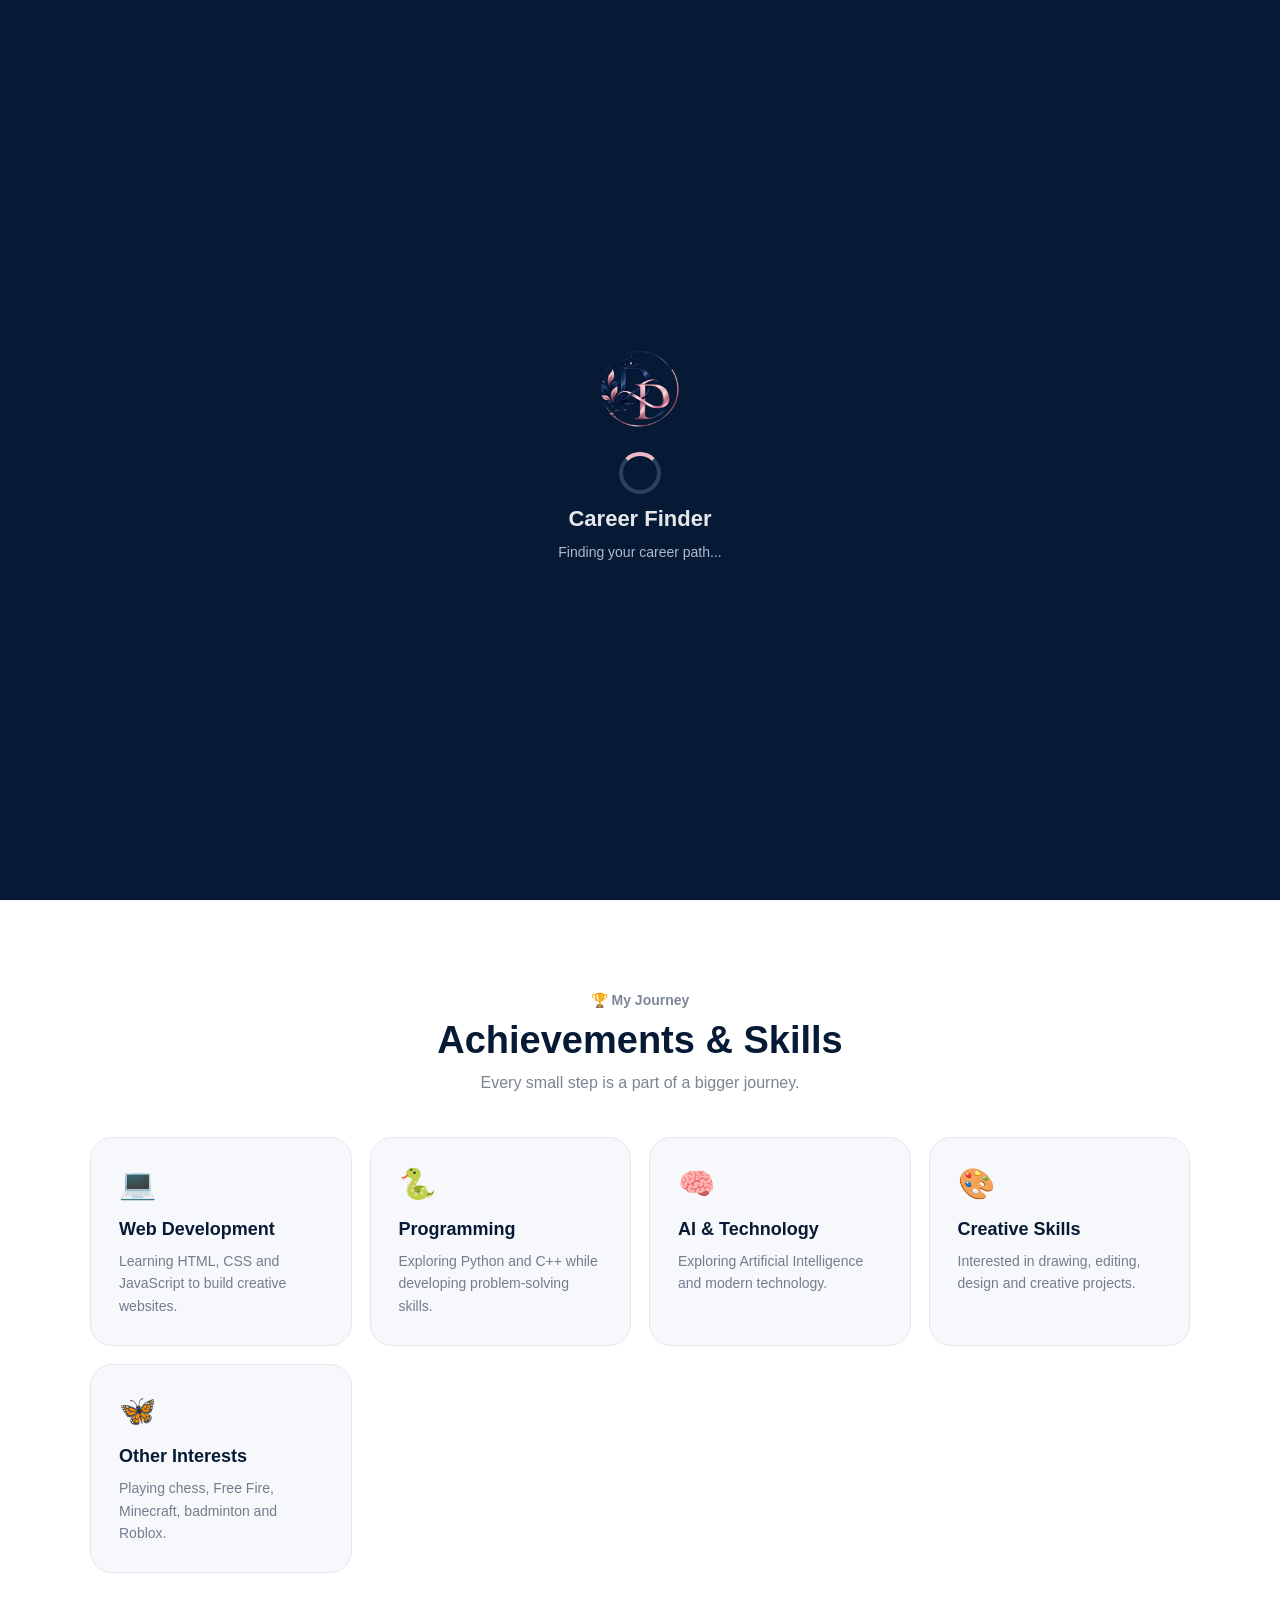
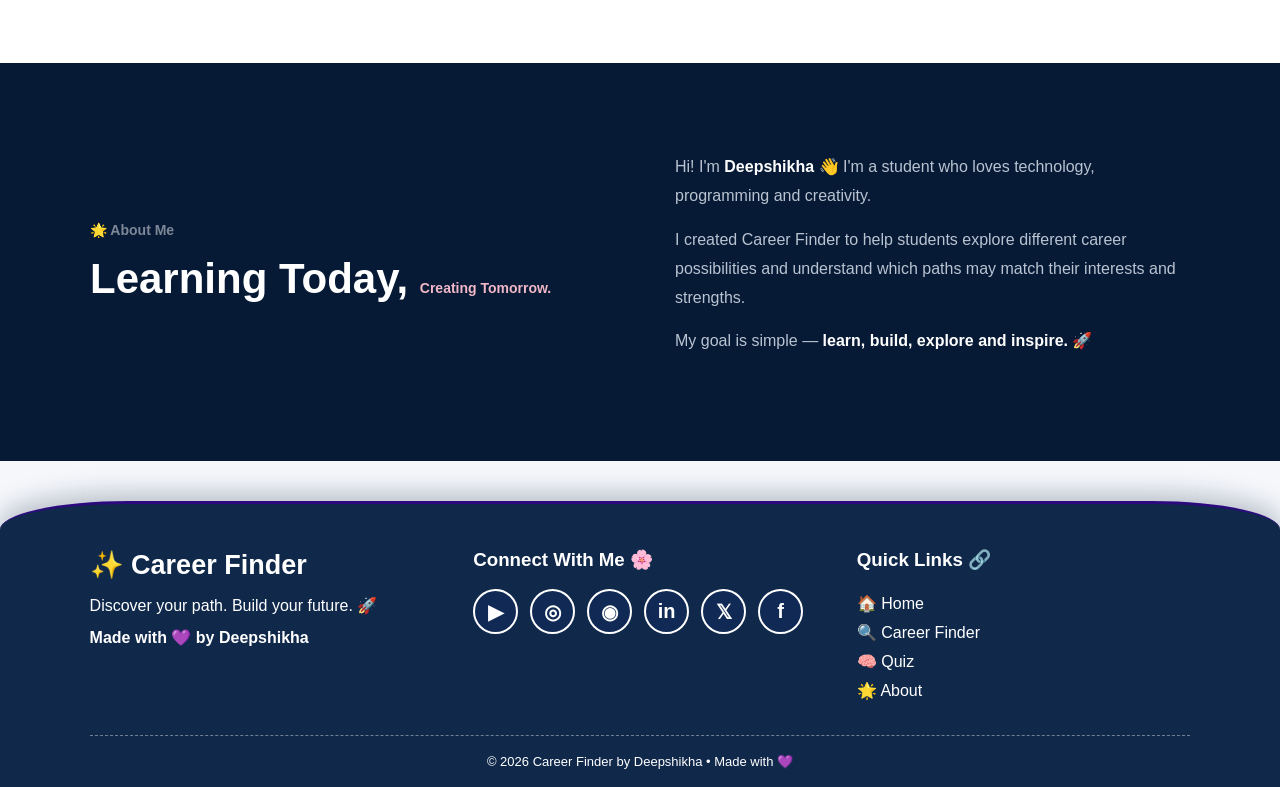
<file: index.html>
<!DOCTYPE html>
<html lang="en">

<head>
    <meta charset="UTF-8">
    <meta name="viewport" content="width=device-width, initial-scale=1.0">

    <title>Career Finder</title>

    <link rel="stylesheet" href="style.css">
</head>

<body>

    <!-- =========================
         HEADER
    ========================= -->

    <header class="header">

        <nav class="navbar">

            <!-- Logo + Name -->
            <a href="#home" class="brand">

                <img
                    src="logo.png"
                    alt="Career Finder Logo"
                    class="logo"
                >

                <span class="brand-name">
                    Career Finder
                </span>

            </a>


            <!-- Navigation -->
            <div class="nav-links" id="navLinks">

                <a href="#home" class="nav-item active">
                    Home
                </a>

                <a href="/careers.html" class="nav-item">
                    Careers
                </a>

                <a href="/career-growth.html" class="nav-item">
                    Career Growth
                </a>

                <a href="/selected-careers.html" class="nav-item">
                    Selected Career
                </a>

                <a href="#progress" class="nav-item">
                    Progress
                </a>

                <a href="/profile.html" class="nav-item">
                    Profile
                </a>

            </div>


            <!-- Mobile Menu -->
            <button
                class="menu-btn"
                id="menuBtn"
                aria-label="Open navigation menu"
            >
                ☰
            </button>

        </nav>


        <!-- =========================
             LOADER
        ========================= -->

        <div class="loader-container" id="pageLoader">

            <img
                src="logo.png"
                alt="Career Finder Logo"
                class="loader-logo"
            >

            <div class="loader-circle"></div>

            <h2>Career Finder</h2>

            <p>
                Finding your career path...
            </p>

        </div>

    </header>


    <!-- =========================
         MAIN
    ========================= -->

    <main>


        <!-- =========================
             HOME HERO SECTION
        ========================= -->

        <section class="home" id="home">

            <div class="home-container">


                <!-- Left Content -->
                <div class="home-content">

                    <span class="welcome-text">
                        👋 Welcome to Career Finder
                    </span>


                    <h1>
                        Find Your Career.
                        <span>Build Your Future.</span>
                    </h1>


                    <p class="home-description">

                        Discover the career that matches
                        your interests, strengths and dreams.
                        Explore possibilities, learn new skills
                        and create your own path with
                        <strong>Career Finder</strong>. 🚀

                    </p>


                    <!-- Buttons -->
                    <div class="home-buttons">

                        <a
                            href="#career"
                            class="primary-btn"
                        >
                            🔍 Find My Career
                        </a>


                        <a
                            href="#quiz"
                            class="secondary-btn"
                        >
                            🧠 Take the Quiz
                        </a>

                    </div>


                    <div class="small-message">
                        ✨ Your future starts with one question.
                    </div>

                </div>


                <!-- Right Profile -->
                <div class="home-profile">

                    <div class="profile-card">

                        <div class="profile-glow"></div>


                        <img
                            src="deepshikha.jpeg"
                            alt="Deepshikha"
                            class="profile-image"
                        >


                        <div class="profile-info">

                            <h2>
                                Deepshikha
                            </h2>

                            <p>
                                💻 Student • Creator • Learner
                            </p>

                        </div>

                    </div>

                </div>

            </div>

        </section>



        <!-- =========================
             ACHIEVEMENTS
        ========================= -->

        <section
            class="achievements"
            id="career"
        >

            <div class="section-heading">

                <span>
                    🏆 My Journey
                </span>

                <h2>
                    Achievements & Skills
                </h2>

                <p>
                    Every small step is a part of a bigger journey.
                </p>

            </div>


            <div class="achievement-grid">


                <!-- Card 1 -->
                <div class="achievement-card">

                    <div class="achievement-icon">
                        💻
                    </div>

                    <h3>
                        Web Development
                    </h3>

                    <p>
                        Learning HTML, CSS and JavaScript
                        to build creative websites.
                    </p>

                </div>


                <!-- Card 2 -->
                <div class="achievement-card">

                    <div class="achievement-icon">
                        🐍
                    </div>

                    <h3>
                        Programming
                    </h3>

                    <p>
                        Exploring Python and C++ while
                        developing problem-solving skills.
                    </p>

                </div>


                <!-- Card 3 -->
                <div class="achievement-card">

                    <div class="achievement-icon">
                        🧠
                    </div>

                    <h3>
                        AI & Technology
                    </h3>

                    <p>
                        Exploring Artificial Intelligence
                        and modern technology.
                    </p>

                </div>


                <!-- Card 4 -->
                <div class="achievement-card">

                    <div class="achievement-icon">
                        🎨
                    </div>

                    <h3>
                        Creative Skills
                    </h3>

                    <p>
                        Interested in drawing, editing,
                        design and creative projects.
                    </p>

                </div>


                <!-- Card 5 -->
                <div class="achievement-card">

                    <div class="achievement-icon">
                        🦋
                    </div>

                    <h3>
                        Other Interests
                    </h3>

                    <p>
                        Playing chess, Free Fire,
                        Minecraft, badminton and Roblox.
                    </p>

                </div>

            </div>

        </section>



        <!-- =========================
             ABOUT ME
        ========================= -->

        <section
            class="about"
            id="about"
        >

            <div class="about-container">


                <div class="about-title">

                    <span>
                        🌟 About Me
                    </span>

                    <h2>
                        Learning Today,
                        <span>Creating Tomorrow.</span>
                    </h2>

                </div>


                <div class="about-text">

                    <p>

                        Hi! I'm
                        <strong>Deepshikha</strong> 👋

                        I'm a student who loves technology,
                        programming and creativity.

                    </p>


                    <p>

                        I created Career Finder to help students
                        explore different career possibilities
                        and understand which paths may match
                        their interests and strengths.

                    </p>


                    <p>

                        My goal is simple —
                        <strong>
                            learn, build, explore and inspire.
                        </strong>

                        🚀

                    </p>

                </div>

            </div>

        </section>



        <!-- =========================
             FUTURE SECTIONS
        ========================= -->

        <!-- Career Growth -->
        <section id="career-growth">

        </section>


        <!-- Selected Career -->
        <section id="selected-career">

        </section>


        <!-- Progress -->
        <section id="progress">

        </section>


        <!-- Profile -->
        <section id="profile">

        </section>


        <!-- Quiz -->
        <section id="quiz">

        </section>


    </main>



    <!-- =========================
         FOOTER
    ========================= -->

    <footer class="site-footer">

        <div class="footer-content">


            <!-- =====================
                 FOOTER BRAND
            ====================== -->

            <div class="footer-brand">

                <div class="footer-logo">
                    ✨ Career Finder
                </div>

                <p>
                    Discover your path.
                    Build your future. 🚀
                </p>

                <p class="made-by">
                    Made with 💜 by Deepshikha
                </p>

            </div>



            <!-- =====================
                 SOCIAL MEDIA
            ====================== -->

            <div class="footer-social">

                <h3>
                    Connect With Me 🌸
                </h3>


                <div class="social-icons">


                    <!-- YouTube -->
                    <a
                        href="https://www.youtube.com/@Deepshikha-devan"
                        target="_blank"
                        rel="noopener noreferrer"
                        title="YouTube"
                        class="youtube"
                    >
                        ▶
                    </a>


                    <!-- Instagram -->
                    <a
                        href="https://www.instagram.com/aashvidravya"
                        target="_blank"
                        rel="noopener noreferrer"
                        title="Instagram"
                        class="instagram"
                    >
                        ◎
                    </a>


                    <!-- GitHub -->
                    <a
                        href="https://github.com/aashvidravya"
                        target="_blank"
                        rel="noopener noreferrer"
                        title="GitHub"
                        class="github"
                    >
                        ◉
                    </a>


                    <!-- LinkedIn -->
                    <a
                        href="https://www.linkedin.com/"
                        target="_blank"
                        rel="noopener noreferrer"
                        title="LinkedIn"
                        class="linkedin"
                    >
                        in
                    </a>


                    <!-- X / Twitter -->
                    <a
                        href="https://x.com/"
                        target="_blank"
                        rel="noopener noreferrer"
                        title="X / Twitter"
                        class="twitter"
                    >
                        𝕏
                    </a>


                    <!-- Facebook -->
                    <a
                        href="https://www.facebook.com/"
                        target="_blank"
                        rel="noopener noreferrer"
                        title="Facebook"
                        class="facebook"
                    >
                        f
                    </a>

                </div>

            </div>



            <!-- =====================
                 QUICK LINKS
            ====================== -->

            <div class="footer-links">

                <h3>
                    Quick Links 🔗
                </h3>


                <a href="#home">
                    🏠 Home
                </a>


                <a href="#career">
                    🔍 Career Finder
                </a>


                <a href="#quiz">
                    🧠 Quiz
                </a>


                <a href="#about">
                    🌟 About
                </a>

            </div>

        </div>



        <!-- =====================
             FOOTER BOTTOM
        ====================== -->

        <div class="footer-bottom">

            <p>
                © 2026 Career Finder by Deepshikha
                • Made with 💜
            </p>

        </div>

    </footer>



    <!-- =========================
         JAVASCRIPT
    ========================= -->

    <script src="script.js"></script>

</body>

</html>
</file>
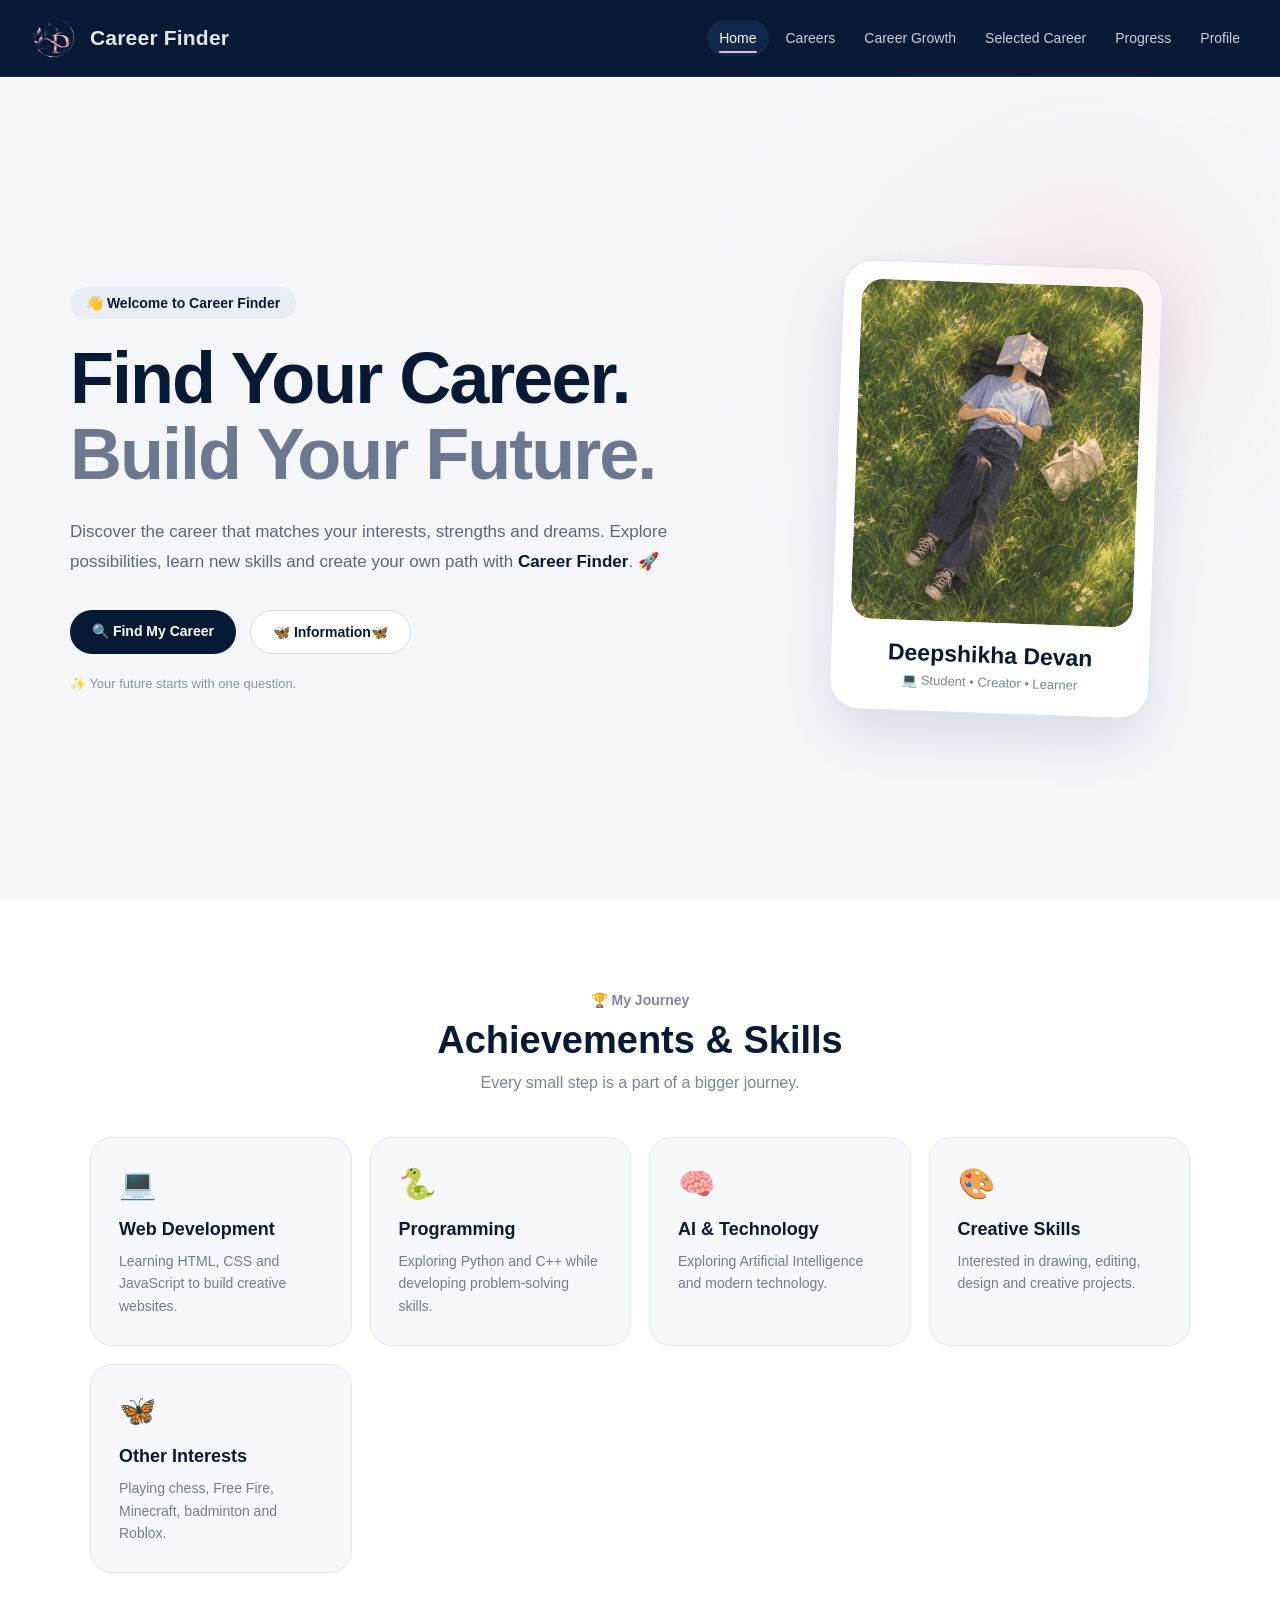
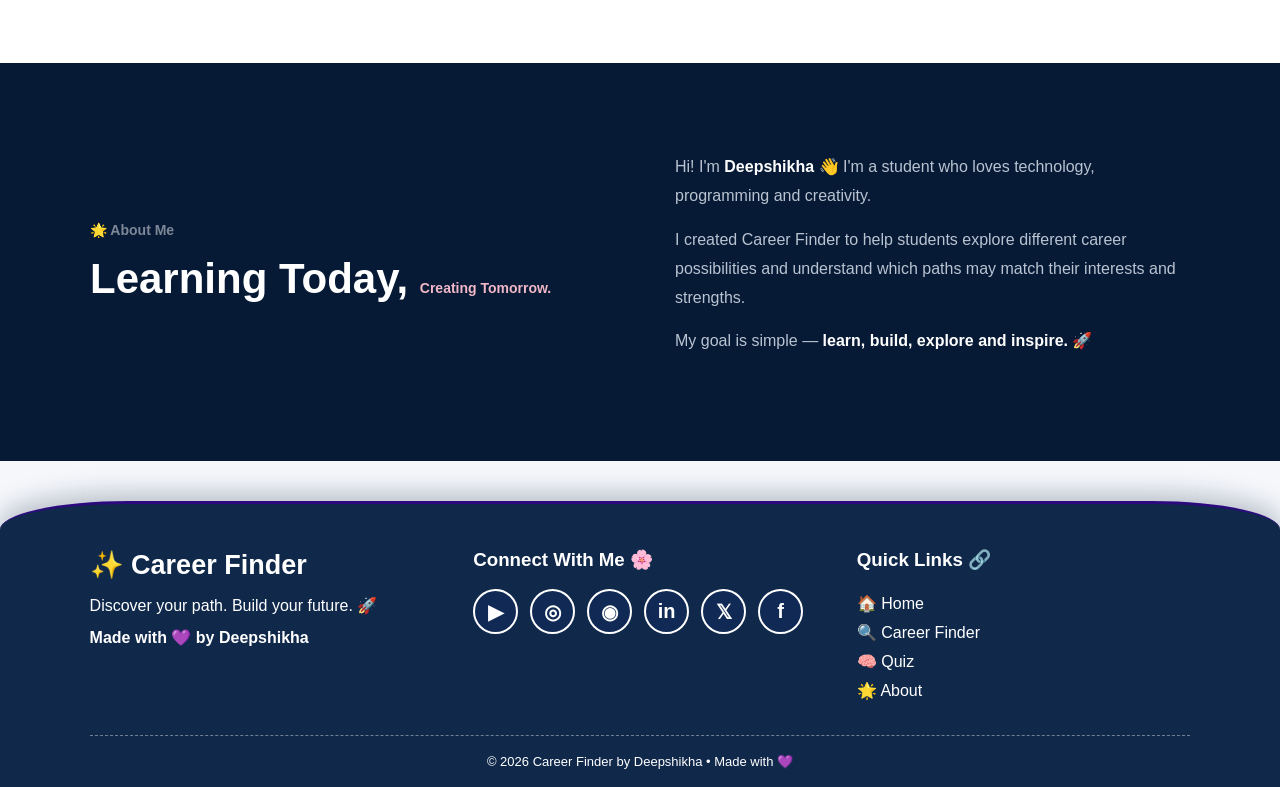
<file: Website Builder/index.html>
<!DOCTYPE html>
<html lang="en">

<head>
    <meta charset="UTF-8">
    <meta name="viewport" content="width=device-width, initial-scale=1.0">

    <title>Career Finder</title>

    <link rel="stylesheet" href="style.css">
</head>

<body>

    <!-- =========================
         HEADER
    ========================= -->

    <header class="header">

        <nav class="navbar">

            <!-- Logo + Name -->
            <a href="#home" class="brand">

                <img
                    src="logo.png"
                    alt="Career Finder Logo"
                    class="logo"
                >

                <span class="brand-name">
                    Career Finder
                </span>

            </a>


            <!-- Navigation -->
            <div class="nav-links" id="navLinks">

                <a href="#home" class="nav-item active">
                    Home
                </a>

                <a href="/careers.html" class="nav-item">
                    Careers
                </a>

                <a href="/career-growth.html" class="nav-item">
                    Career Growth
                </a>

                <a href="/selected-career.html" class="nav-item">
                    Selected Career
                </a>

                <a href="/progress.html" class="nav-item">
                    Progress
                </a>

                <a href="/profile.html" class="nav-item">
                    Profile
                </a>

            </div>


            <!-- Mobile Menu -->
            <button
                class="menu-btn"
                id="menuBtn"
                aria-label="Open navigation menu"
            >
                ☰
            </button>

        </nav>


        <!-- =========================
             LOADER
        ========================= -->

        <div class="loader-container" id="pageLoader">

            <img
                src="logo.png"
                alt="Career Finder Logo"
                class="loader-logo"
            >

            <div class="loader-circle"></div>

            <h2>Career Finder</h2>

            <p>
                Finding your career path...
            </p>

        </div>

    </header>


    <!-- =========================
         MAIN
    ========================= -->

    <main>


        <!-- =========================
             HOME HERO SECTION
        ========================= -->

        <section class="home" id="home">

            <div class="home-container">


                <!-- Left Content -->
                <div class="home-content">

                    <span class="welcome-text">
                        👋 Welcome to Career Finder
                    </span>


                    <h1>
                        Find Your Career.
                        <span>Build Your Future.</span>
                    </h1>


                    <p class="home-description">

                        Discover the career that matches
                        your interests, strengths and dreams.
                        Explore possibilities, learn new skills
                        and create your own path with
                        <strong>Career Finder</strong>. 🚀

                    </p>


                    <!-- Buttons -->
                    <div class="home-buttons">

                        <a
                            href="#career"
                            class="primary-btn"
                        >
                            🔍 Find My Career
                        </a>


                        <a
                            href="#quiz"
                            class="secondary-btn"
                        >
                            🦋 Information🦋
                        </a>

                    </div>


                    <div class="small-message">
                        ✨ Your future starts with one question.
                    </div>

                </div>


                <!-- Right Profile -->
                <div class="home-profile">

                    <div class="profile-card">

                        <div class="profile-glow"></div>


                        <img
                            src="deepshikha.jpeg"
                            alt="Deepshikha"
                            class="profile-image"
                        >


                        <div class="profile-info">

                            <h2>
                                Deepshikha Devan
                            </h2>

                            <p>
                                💻 Student • Creator • Learner
                            </p>

                        </div>

                    </div>

                </div>

            </div>

        </section>



        <!-- =========================
             ACHIEVEMENTS
        ========================= -->

        <section
            class="achievements"
            id="career"
        >

            <div class="section-heading">

                <span>
                    🏆 My Journey
                </span>

                <h2>
                    Achievements & Skills
                </h2>

                <p>
                    Every small step is a part of a bigger journey.
                </p>

            </div>


            <div class="achievement-grid">


                <!-- Card 1 -->
                <div class="achievement-card">

                    <div class="achievement-icon">
                        💻
                    </div>

                    <h3>
                        Web Development
                    </h3>

                    <p>
                        Learning HTML, CSS and JavaScript
                        to build creative websites.
                    </p>

                </div>


                <!-- Card 2 -->
                <div class="achievement-card">

                    <div class="achievement-icon">
                        🐍
                    </div>

                    <h3>
                        Programming
                    </h3>

                    <p>
                        Exploring Python and C++ while
                        developing problem-solving skills.
                    </p>

                </div>


                <!-- Card 3 -->
                <div class="achievement-card">

                    <div class="achievement-icon">
                        🧠
                    </div>

                    <h3>
                        AI & Technology
                    </h3>

                    <p>
                        Exploring Artificial Intelligence
                        and modern technology.
                    </p>

                </div>


                <!-- Card 4 -->
                <div class="achievement-card">

                    <div class="achievement-icon">
                        🎨
                    </div>

                    <h3>
                        Creative Skills
                    </h3>

                    <p>
                        Interested in drawing, editing,
                        design and creative projects.
                    </p>

                </div>


                <!-- Card 5 -->
                <div class="achievement-card">

                    <div class="achievement-icon">
                        🦋
                    </div>

                    <h3>
                        Other Interests
                    </h3>

                    <p>
                        Playing chess, Free Fire,
                        Minecraft, badminton and Roblox.
                    </p>

                </div>

            </div>

        </section>



        <!-- =========================
             ABOUT ME
        ========================= -->

        <section
            class="about"
            id="about"
        >

            <div class="about-container">


                <div class="about-title">

                    <span>
                        🌟 About Me
                    </span>

                    <h2>
                        Learning Today,
                        <span>Creating Tomorrow.</span>
                    </h2>

                </div>


                <div class="about-text">

                    <p>

                        Hi! I'm
                        <strong>Deepshikha</strong> 👋

                        I'm a student who loves technology,
                        programming and creativity.

                    </p>


                    <p>

                        I created Career Finder to help students
                        explore different career possibilities
                        and understand which paths may match
                        their interests and strengths.

                    </p>


                    <p>

                        My goal is simple —
                        <strong>
                            learn, build, explore and inspire.
                        </strong>

                        🚀

                    </p>

                </div>

            </div>

        </section>



        <!-- =========================
             FUTURE SECTIONS
        ========================= -->

        <!-- Career Growth -->
        <section id="career-growth">

        </section>


        <!-- Selected Career -->
        <section id="selected-career">

        </section>


        <!-- Progress -->
        <section id="progress">

        </section>


        <!-- Profile -->
        <section id="profile">

        </section>


        <!-- Quiz -->
        <section id="quiz">

        </section>


    </main>



    <!-- =========================
         FOOTER
    ========================= -->

    <footer class="site-footer">

        <div class="footer-content">


            <!-- =====================
                 FOOTER BRAND
            ====================== -->

            <div class="footer-brand">

                <div class="footer-logo">
                    ✨ Career Finder
                </div>

                <p>
                    Discover your path.
                    Build your future. 🚀
                </p>

                <p class="made-by">
                    Made with 💜 by Deepshikha
                </p>

            </div>



            <!-- =====================
                 SOCIAL MEDIA
            ====================== -->

            <div class="footer-social">

                <h3>
                    Connect With Me 🌸
                </h3>


                <div class="social-icons">


                    <!-- YouTube -->
                    <a
                        href="https://www.youtube.com/@Deepshikha-devan"
                        target="_blank"
                        rel="noopener noreferrer"
                        title="YouTube"
                        class="youtube"
                    >
                        ▶
                    </a>


                    <!-- Instagram -->
                    <a
                        href="https://www.instagram.com/aashvidravya"
                        target="_blank"
                        rel="noopener noreferrer"
                        title="Instagram"
                        class="instagram"
                    >
                        ◎
                    </a>


                    <!-- GitHub -->
                    <a
                        href="https://github.com/aashvidravya"
                        target="_blank"
                        rel="noopener noreferrer"
                        title="GitHub"
                        class="github"
                    >
                        ◉
                    </a>


                    <!-- LinkedIn -->
                    <a
                        href="https://www.linkedin.com/"
                        target="_blank"
                        rel="noopener noreferrer"
                        title="LinkedIn"
                        class="linkedin"
                    >
                        in
                    </a>


                    <!-- X / Twitter -->
                    <a
                        href="https://x.com/"
                        target="_blank"
                        rel="noopener noreferrer"
                        title="X / Twitter"
                        class="twitter"
                    >
                        𝕏
                    </a>


                    <!-- Facebook -->
                    <a
                        href="https://www.facebook.com/"
                        target="_blank"
                        rel="noopener noreferrer"
                        title="Facebook"
                        class="facebook"
                    >
                        f
                    </a>

                </div>

            </div>



            <!-- =====================
                 QUICK LINKS
            ====================== -->

            <div class="footer-links">

                <h3>
                    Quick Links 🔗
                </h3>


                <a href="#home">
                    🏠 Home
                </a>


                <a href="#career">
                    🔍 Career Finder
                </a>


                <a href="#quiz">
                    🧠 Quiz
                </a>


                <a href="#about">
                    🌟 About
                </a>

            </div>

        </div>



        <!-- =====================
             FOOTER BOTTOM
        ====================== -->

        <div class="footer-bottom">

            <p>
                © 2026 Career Finder by Deepshikha
                • Made with 💜
            </p>

        </div>

    </footer>



    <!-- =========================
         JAVASCRIPT
    ========================= -->

    <script src="script.js"></script>
    <script src="rating.js"></script>


    <form
    name="career-finder-rating"
    method="POST"
    data-netlify="true"
    netlify-honeypot="bot-field"
    hidden
>

    <input
        type="hidden"
        name="form-name"
        value="career-finder-rating"
    >

    <input
        type="text"
        name="bot-field"
    >

    <input
        type="text"
        name="rating"
    >

    <textarea name="feedback"></textarea>

    <input
        type="text"
        name="page"
    >

    <input
        type="text"
        name="submitted-at"
    >

</form>

</body>

</html>
</file>
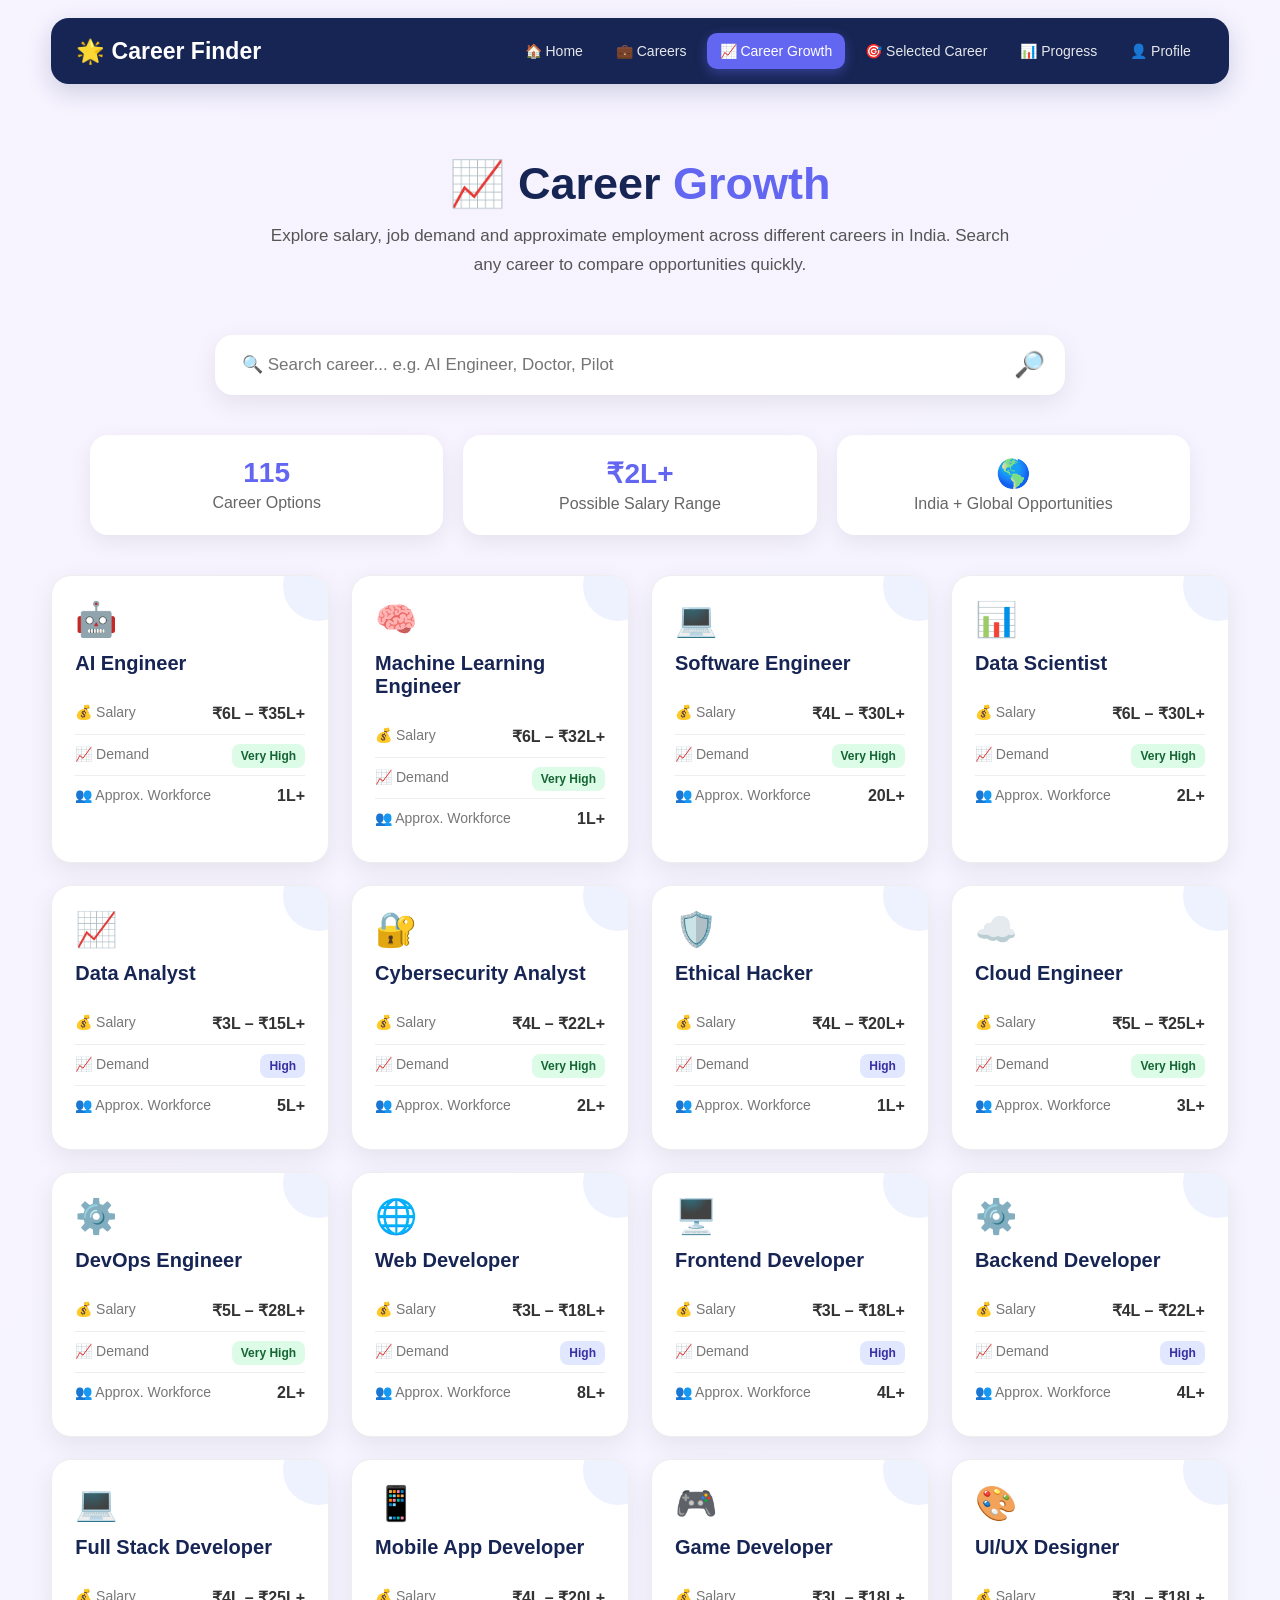
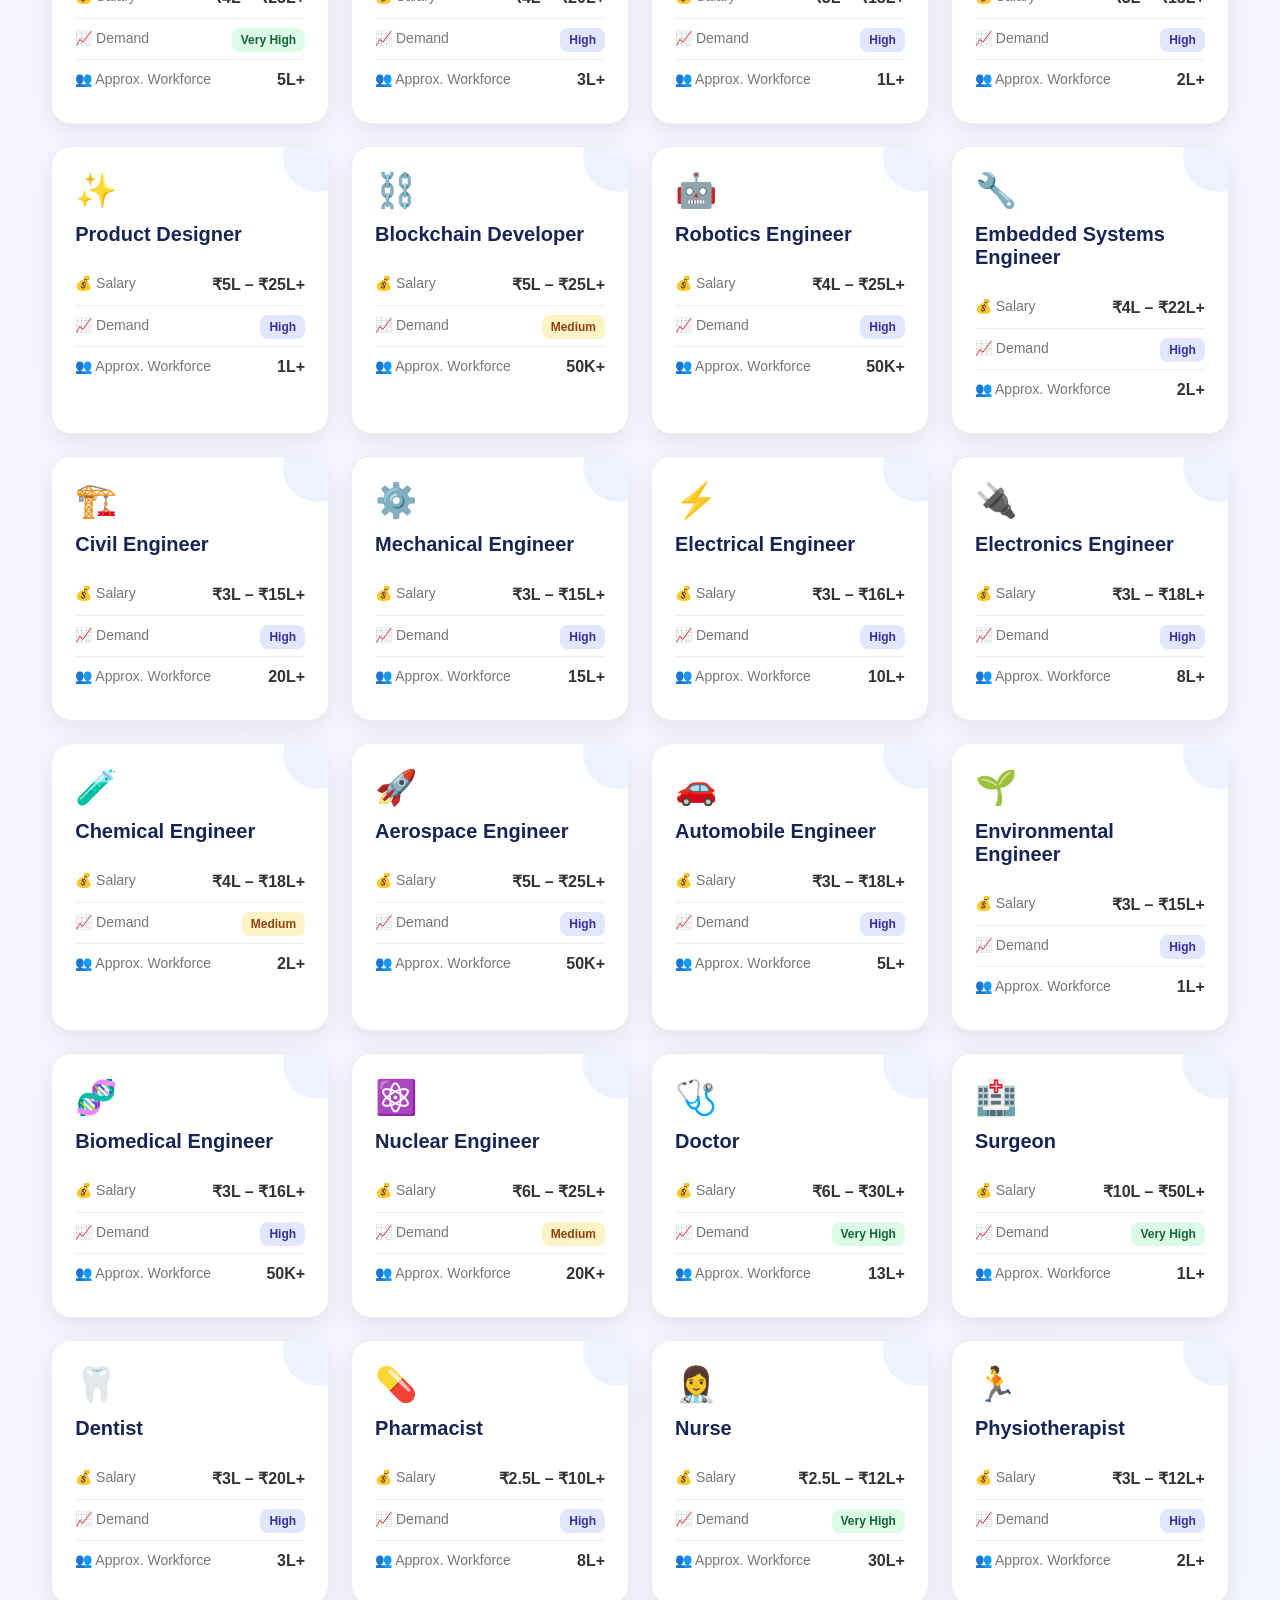
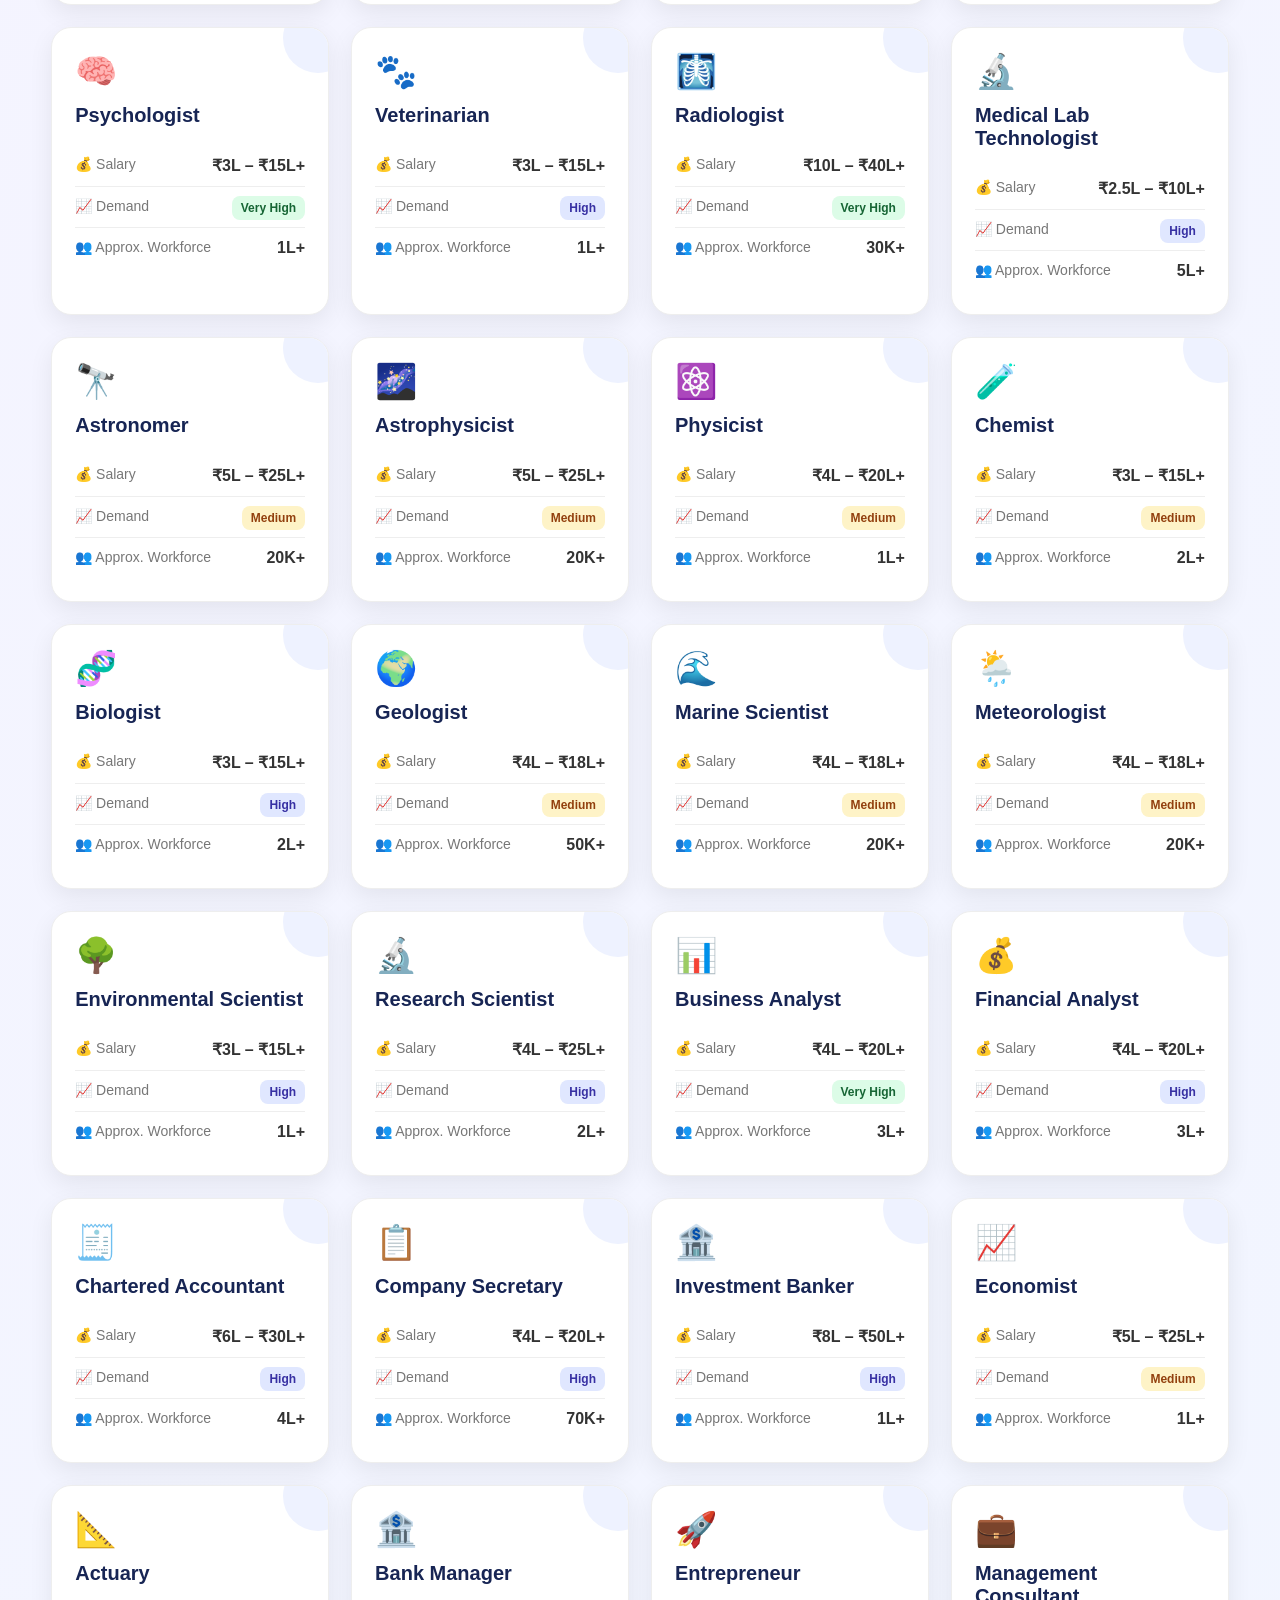
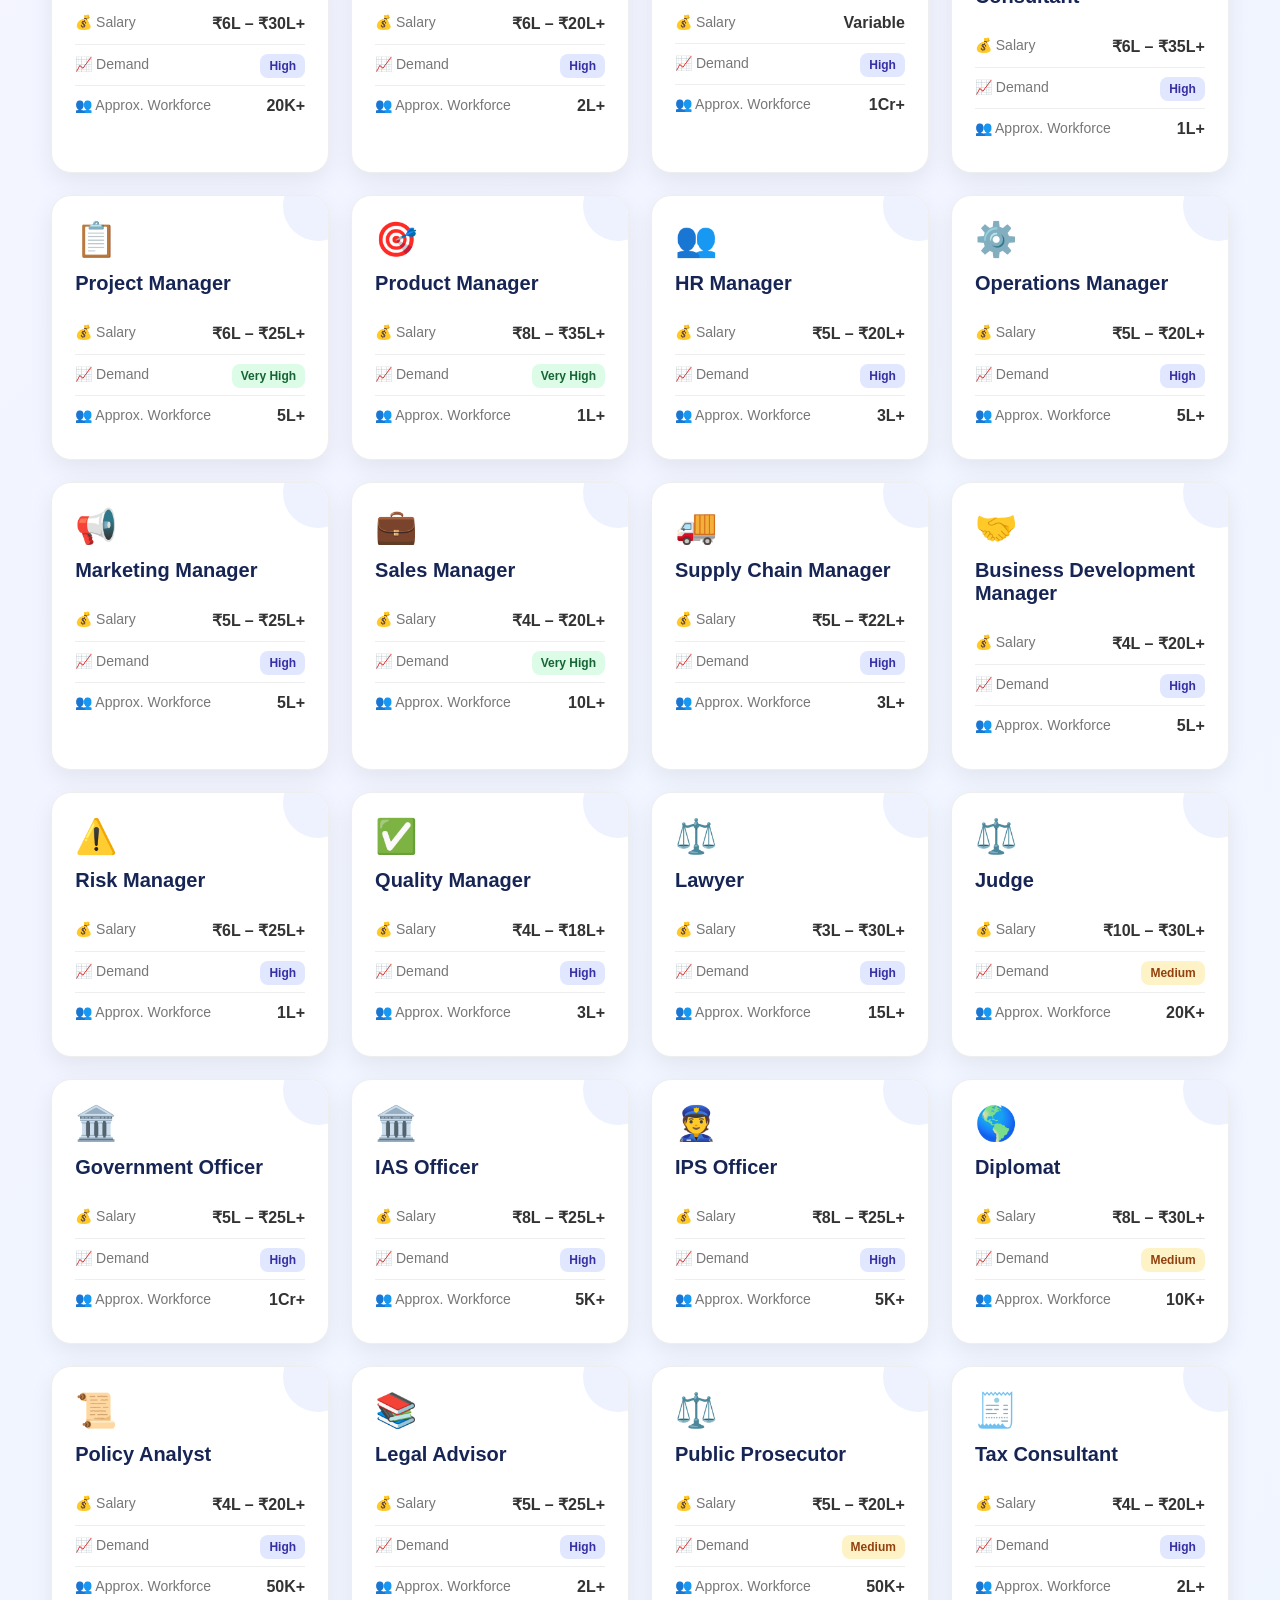
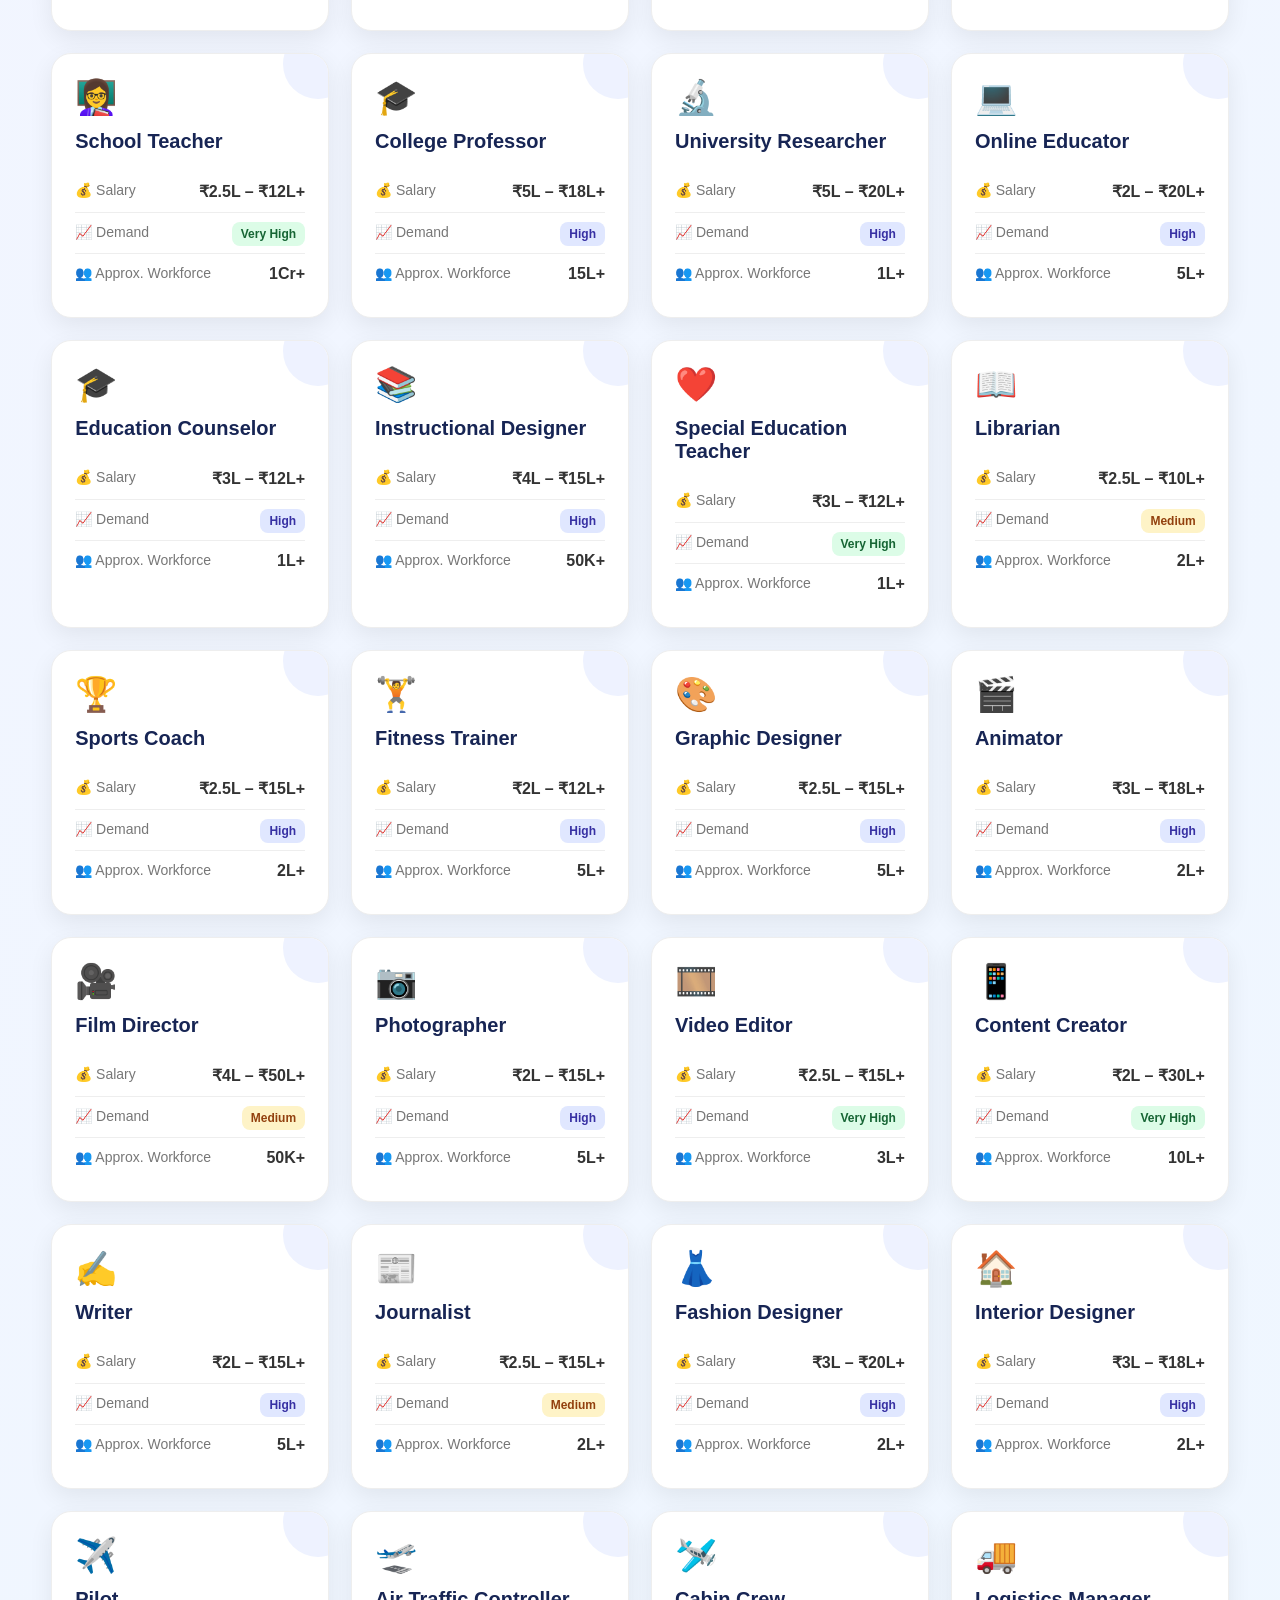
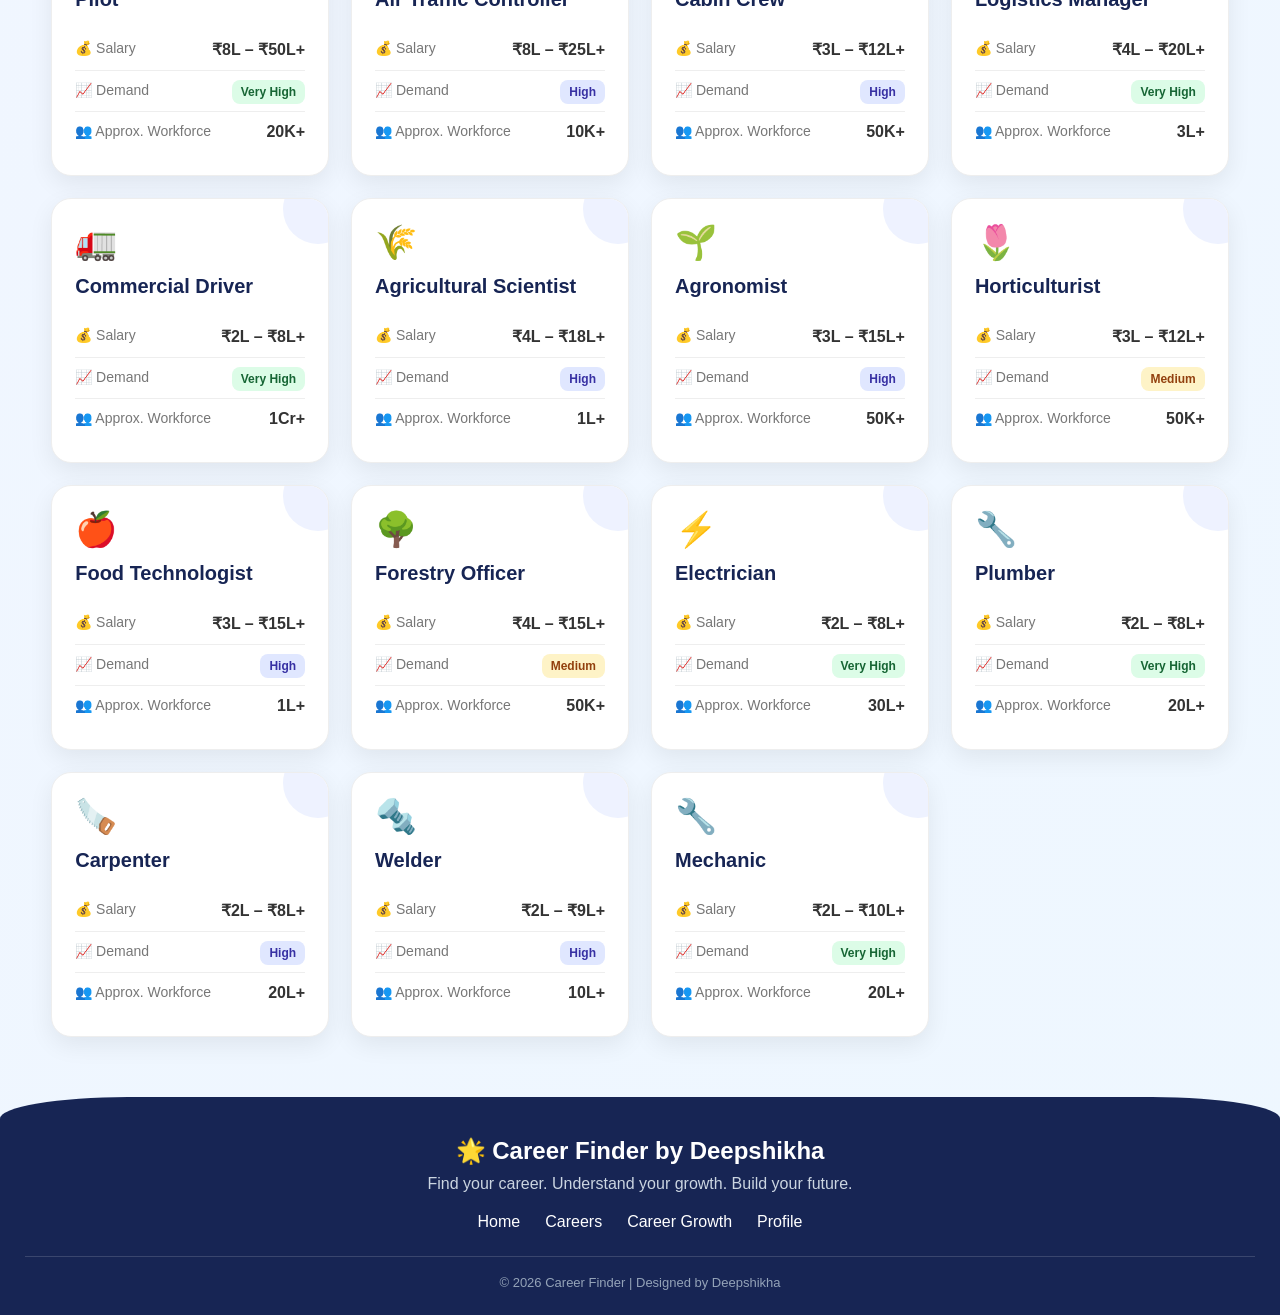
<file: career-growth.html>
<!DOCTYPE html>
<html lang="en">
<head>
<meta charset="UTF-8">
<meta name="viewport" content="width=device-width, initial-scale=1.0">

<title>Career Growth | Career Finder</title>

<style>
*{
    margin:0;
    padding:0;
    box-sizing:border-box;
    font-family:Arial, Helvetica, sans-serif;
}

body{
    background:linear-gradient(135deg,#f7f3ff,#eef7ff);
    color:#222;
}

/* ================= NAVBAR ================= */

nav{
    width:92%;
    margin:18px auto;
    padding:15px 25px;
    background:#172554;
    border-radius:18px;
    display:flex;
    align-items:center;
    justify-content:space-between;
    box-shadow:0 8px 25px rgba(23,37,84,.18);
    position:sticky;
    top:12px;
    z-index:1000;
}

.logo{
    color:white;
    font-size:23px;
    font-weight:bold;
    white-space:nowrap;
}

.nav-links{
    display:flex;
    gap:7px;
    align-items:center;
    flex-wrap:wrap;
    justify-content:flex-end;
}

.nav-links a{
    text-decoration:none;
    color:#e5e7eb;
    padding:10px 13px;
    border-radius:10px;
    font-size:14px;
    transition:.3s;
}

.nav-links a:hover{
    background:#3344a0;
    color:white;
    transform:translateY(-2px);
}

.nav-links a.active{
    background:#6366f1;
    color:white;
    box-shadow:0 4px 12px rgba(99,102,241,.4);
}

/* ================= HERO ================= */

.hero{
    text-align:center;
    padding:55px 20px 35px;
}

.hero h1{
    font-size:45px;
    color:#172554;
    margin-bottom:12px;
}

.hero h1 span{
    color:#6366f1;
}

.hero p{
    color:#555;
    max-width:750px;
    margin:auto;
    line-height:1.7;
    font-size:17px;
}

/* ================= SEARCH ================= */

.search-area{
    width:90%;
    max-width:850px;
    margin:20px auto 40px;
    position:relative;
}

.search-area input{
    width:100%;
    padding:18px 25px;
    border:none;
    border-radius:18px;
    outline:none;
    font-size:17px;
    background:white;
    box-shadow:0 8px 25px rgba(0,0,0,.08);
    border:2px solid transparent;
}

.search-area input:focus{
    border-color:#6366f1;
}

.search-icon{
    position:absolute;
    right:20px;
    top:15px;
    font-size:25px;
}

/* ================= STATS ================= */

.stats{
    width:90%;
    max-width:1100px;
    margin:0 auto 40px;
    display:grid;
    grid-template-columns:repeat(3,1fr);
    gap:20px;
}

.stat{
    background:white;
    padding:22px;
    border-radius:18px;
    text-align:center;
    box-shadow:0 7px 22px rgba(0,0,0,.07);
}

.stat h2{
    color:#6366f1;
    font-size:28px;
}

.stat p{
    color:#666;
    margin-top:5px;
}

/* ================= CAREER GRID ================= */

.career-grid{
    width:92%;
    margin:auto;
    display:grid;
    grid-template-columns:repeat(auto-fit,minmax(270px,1fr));
    gap:22px;
    padding-bottom:60px;
}

.career-card{
    background:white;
    border-radius:20px;
    padding:23px;
    position:relative;
    overflow:hidden;
    box-shadow:0 8px 24px rgba(0,0,0,.07);
    transition:.35s;
    border:1px solid #eee;
}

.career-card::before{
    content:"";
    position:absolute;
    width:70px;
    height:70px;
    border-radius:50%;
    background:#eef2ff;
    right:-25px;
    top:-25px;
    transition:.35s;
}

.career-card:hover{
    transform:translateY(-8px);
    box-shadow:0 15px 35px rgba(79,70,229,.17);
}

.career-card:hover::before{
    transform:scale(1.8);
}

.career-icon{
    font-size:34px;
    position:relative;
    z-index:2;
}

.career-card h3{
    margin:13px 0 18px;
    color:#172554;
    font-size:20px;
}

.info{
    display:flex;
    justify-content:space-between;
    gap:10px;
    padding:11px 0;
    border-bottom:1px solid #eee;
}

.info:last-child{
    border-bottom:none;
}

.label{
    color:#777;
    font-size:14px;
}

.value{
    font-weight:bold;
    text-align:right;
    color:#333;
}

.demand{
    padding:5px 9px;
    border-radius:8px;
    font-size:12px;
}

.very-high{
    background:#dcfce7;
    color:#166534;
}

.high{
    background:#e0e7ff;
    color:#3730a3;
}

.medium{
    background:#fef3c7;
    color:#92400e;
}

.low{
    background:#fee2e2;
    color:#991b1b;
}

/* ================= NO RESULT ================= */

.no-result{
    display:none;
    text-align:center;
    width:90%;
    margin:20px auto 60px;
    color:#666;
}

.no-result h2{
    color:#172554;
    margin-bottom:8px;
}

/* ================= FOOTER ================= */

footer{
    background:#172554;
    color:white;
    padding:40px 25px 25px;
    border-radius:10% 10% 0 0;
    text-align:center;
}

footer h2{
    margin-bottom:10px;
}

footer p{
    color:#cbd5e1;
    margin-bottom:20px;
}

.footer-links{
    display:flex;
    justify-content:center;
    gap:25px;
    flex-wrap:wrap;
}

.footer-links a{
    color:white;
    text-decoration:none;
}

.footer-links a:hover{
    color:#a5b4fc;
}

.copyright{
    margin-top:25px;
    padding-top:18px;
    border-top:1px solid rgba(255,255,255,.15);
    color:#94a3b8;
    font-size:13px;
}

/* ================= MOBILE ================= */

@media(max-width:850px){
    nav{
        flex-direction:column;
        gap:15px;
    }

    .nav-links{
        justify-content:center;
    }

    .hero h1{
        font-size:34px;
    }

    .stats{
        grid-template-columns:1fr;
    }
}
</style>
</head>

<body>

<!-- ================= NAVBAR ================= -->

<nav>

    <div class="logo">
        🌟 Career Finder
    </div>

    <div class="nav-links">

        <a href="index.html">🏠 Home</a>

        <a href="careers.html">💼 Careers</a>

        <a href="career-growth.html" class="active">
            📈 Career Growth
        </a>

        <a href="selected-career.html">
            🎯 Selected Career
        </a>

        <a href="progress.html">
            📊 Progress
        </a>

        <a href="profile.html">
            👤 Profile
        </a>

    </div>

</nav>


<!-- ================= HERO ================= -->

<section class="hero">

    <h1>
        📈 Career <span>Growth</span>
    </h1>

    <p>
        Explore salary, job demand and approximate employment
        across different careers in India.
        Search any career to compare opportunities quickly.
    </p>

</section>


<!-- ================= SEARCH ================= -->

<div class="search-area">

    <input
        type="text"
        id="searchInput"
        placeholder="🔍 Search career... e.g. AI Engineer, Doctor, Pilot"
        onkeyup="searchCareer()"
    >

    <span class="search-icon">🔎</span>

</div>


<!-- ================= STATS ================= -->

<div class="stats">

    <div class="stat">
        <h2 id="careerCount">100</h2>
        <p>Career Options</p>
    </div>

    <div class="stat">
        <h2>₹2L+</h2>
        <p>Possible Salary Range</p>
    </div>

    <div class="stat">
        <h2>🌎</h2>
        <p>India + Global Opportunities</p>
    </div>

</div>


<!-- ================= CAREERS ================= -->

<div class="career-grid" id="careerGrid"></div>

<div class="no-result" id="noResult">

    <h2>😕 Career Not Found</h2>

    <p>
        Try searching with another career name.
    </p>

</div>


<!-- ================= FOOTER ================= -->

<footer>

    <h2>🌟 Career Finder by Deepshikha</h2>

    <p>
        Find your career. Understand your growth. Build your future.
    </p>

    <div class="footer-links">

        <a href="index.html">Home</a>
        <a href="careers.html">Careers</a>
        <a href="career-growth.html">Career Growth</a>
        <a href="profile.html">Profile</a>

    </div>

    <div class="copyright">
        © 2026 Career Finder | Designed by Deepshikha
    </div>

</footer>


<script>

/*
    CAREER DATA

    salary = approximate annual salary range in India
    demand = indicative current market demand
    workers = broad approximate employment/workforce indicator

    These are NOT exact census counts.
*/

const careers = [

/* ================= TECHNOLOGY ================= */

{
name:"AI Engineer",
icon:"🤖",
salary:"₹6L – ₹35L+",
demand:"Very High",
workers:"1L+",
search:"ai artificial intelligence engineer"
},

{
name:"Machine Learning Engineer",
icon:"🧠",
salary:"₹6L – ₹32L+",
demand:"Very High",
workers:"1L+",
search:"machine learning ml"
},

{
name:"Software Engineer",
icon:"💻",
salary:"₹4L – ₹30L+",
demand:"Very High",
workers:"20L+",
search:"software developer programmer"
},

{
name:"Data Scientist",
icon:"📊",
salary:"₹6L – ₹30L+",
demand:"Very High",
workers:"2L+",
search:"data science"
},

{
name:"Data Analyst",
icon:"📈",
salary:"₹3L – ₹15L+",
demand:"High",
workers:"5L+",
search:"data analyst analytics"
},

{
name:"Cybersecurity Analyst",
icon:"🔐",
salary:"₹4L – ₹22L+",
demand:"Very High",
workers:"2L+",
search:"cyber security security analyst"
},

{
name:"Ethical Hacker",
icon:"🛡️",
salary:"₹4L – ₹20L+",
demand:"High",
workers:"1L+",
search:"ethical hacking penetration tester"
},

{
name:"Cloud Engineer",
icon:"☁️",
salary:"₹5L – ₹25L+",
demand:"Very High",
workers:"3L+",
search:"cloud aws azure"
},

{
name:"DevOps Engineer",
icon:"⚙️",
salary:"₹5L – ₹28L+",
demand:"Very High",
workers:"2L+",
search:"devops"
},

{
name:"Web Developer",
icon:"🌐",
salary:"₹3L – ₹18L+",
demand:"High",
workers:"8L+",
search:"web developer website"
},

{
name:"Frontend Developer",
icon:"🖥️",
salary:"₹3L – ₹18L+",
demand:"High",
workers:"4L+",
search:"frontend html css javascript"
},

{
name:"Backend Developer",
icon:"⚙️",
salary:"₹4L – ₹22L+",
demand:"High",
workers:"4L+",
search:"backend server"
},

{
name:"Full Stack Developer",
icon:"💻",
salary:"₹4L – ₹25L+",
demand:"Very High",
workers:"5L+",
search:"full stack"
},

{
name:"Mobile App Developer",
icon:"📱",
salary:"₹4L – ₹20L+",
demand:"High",
workers:"3L+",
search:"android ios app"
},

{
name:"Game Developer",
icon:"🎮",
salary:"₹3L – ₹18L+",
demand:"High",
workers:"1L+",
search:"game gaming unity unreal"
},

{
name:"UI/UX Designer",
icon:"🎨",
salary:"₹3L – ₹18L+",
demand:"High",
workers:"2L+",
search:"ui ux designer"
},

{
name:"Product Designer",
icon:"✨",
salary:"₹5L – ₹25L+",
demand:"High",
workers:"1L+",
search:"product design"
},

{
name:"Blockchain Developer",
icon:"⛓️",
salary:"₹5L – ₹25L+",
demand:"Medium",
workers:"50K+",
search:"blockchain web3"
},

{
name:"Robotics Engineer",
icon:"🤖",
salary:"₹4L – ₹25L+",
demand:"High",
workers:"50K+",
search:"robot robotics"
},

{
name:"Embedded Systems Engineer",
icon:"🔧",
salary:"₹4L – ₹22L+",
demand:"High",
workers:"2L+",
search:"embedded electronics"
},

/* ================= ENGINEERING ================= */

{
name:"Civil Engineer",
icon:"🏗️",
salary:"₹3L – ₹15L+",
demand:"High",
workers:"20L+",
search:"civil construction"
},

{
name:"Mechanical Engineer",
icon:"⚙️",
salary:"₹3L – ₹15L+",
demand:"High",
workers:"15L+",
search:"mechanical engineering"
},

{
name:"Electrical Engineer",
icon:"⚡",
salary:"₹3L – ₹16L+",
demand:"High",
workers:"10L+",
search:"electrical"
},

{
name:"Electronics Engineer",
icon:"🔌",
salary:"₹3L – ₹18L+",
demand:"High",
workers:"8L+",
search:"electronics"
},

{
name:"Chemical Engineer",
icon:"🧪",
salary:"₹4L – ₹18L+",
demand:"Medium",
workers:"2L+",
search:"chemical engineering"
},

{
name:"Aerospace Engineer",
icon:"🚀",
salary:"₹5L – ₹25L+",
demand:"High",
workers:"50K+",
search:"aerospace aeronautical"
},

{
name:"Automobile Engineer",
icon:"🚗",
salary:"₹3L – ₹18L+",
demand:"High",
workers:"5L+",
search:"automobile automotive"
},

{
name:"Environmental Engineer",
icon:"🌱",
salary:"₹3L – ₹15L+",
demand:"High",
workers:"1L+",
search:"environment environment engineering"
},

{
name:"Biomedical Engineer",
icon:"🧬",
salary:"₹3L – ₹16L+",
demand:"High",
workers:"50K+",
search:"biomedical"
},

{
name:"Nuclear Engineer",
icon:"⚛️",
salary:"₹6L – ₹25L+",
demand:"Medium",
workers:"20K+",
search:"nuclear"
},

/* ================= MEDICAL ================= */

{
name:"Doctor",
icon:"🩺",
salary:"₹6L – ₹30L+",
demand:"Very High",
workers:"13L+",
search:"doctor physician mbbs"
},

{
name:"Surgeon",
icon:"🏥",
salary:"₹10L – ₹50L+",
demand:"Very High",
workers:"1L+",
search:"surgeon surgery"
},

{
name:"Dentist",
icon:"🦷",
salary:"₹3L – ₹20L+",
demand:"High",
workers:"3L+",
search:"dentist dental"
},

{
name:"Pharmacist",
icon:"💊",
salary:"₹2.5L – ₹10L+",
demand:"High",
workers:"8L+",
search:"pharmacy pharmacist"
},

{
name:"Nurse",
icon:"👩‍⚕️",
salary:"₹2.5L – ₹12L+",
demand:"Very High",
workers:"30L+",
search:"nurse nursing"
},

{
name:"Physiotherapist",
icon:"🏃",
salary:"₹3L – ₹12L+",
demand:"High",
workers:"2L+",
search:"physiotherapy"
},

{
name:"Psychologist",
icon:"🧠",
salary:"₹3L – ₹15L+",
demand:"Very High",
workers:"1L+",
search:"psychology psychologist"
},

{
name:"Veterinarian",
icon:"🐾",
salary:"₹3L – ₹15L+",
demand:"High",
workers:"1L+",
search:"vet veterinary animal"
},

{
name:"Radiologist",
icon:"🩻",
salary:"₹10L – ₹40L+",
demand:"Very High",
workers:"30K+",
search:"radiology"
},

{
name:"Medical Lab Technologist",
icon:"🔬",
salary:"₹2.5L – ₹10L+",
demand:"High",
workers:"5L+",
search:"medical laboratory lab"
},

/* ================= SCIENCE ================= */

{
name:"Astronomer",
icon:"🔭",
salary:"₹5L – ₹25L+",
demand:"Medium",
workers:"20K+",
search:"astronomy astronomer space"
},

{
name:"Astrophysicist",
icon:"🌌",
salary:"₹5L – ₹25L+",
demand:"Medium",
workers:"20K+",
search:"astrophysics"
},

{
name:"Physicist",
icon:"⚛️",
salary:"₹4L – ₹20L+",
demand:"Medium",
workers:"1L+",
search:"physics physicist"
},

{
name:"Chemist",
icon:"🧪",
salary:"₹3L – ₹15L+",
demand:"Medium",
workers:"2L+",
search:"chemistry chemist"
},

{
name:"Biologist",
icon:"🧬",
salary:"₹3L – ₹15L+",
demand:"High",
workers:"2L+",
search:"biology biologist"
},

{
name:"Geologist",
icon:"🌍",
salary:"₹4L – ₹18L+",
demand:"Medium",
workers:"50K+",
search:"geology"
},

{
name:"Marine Scientist",
icon:"🌊",
salary:"₹4L – ₹18L+",
demand:"Medium",
workers:"20K+",
search:"marine ocean"
},

{
name:"Meteorologist",
icon:"🌦️",
salary:"₹4L – ₹18L+",
demand:"Medium",
workers:"20K+",
search:"weather meteorology"
},

{
name:"Environmental Scientist",
icon:"🌳",
salary:"₹3L – ₹15L+",
demand:"High",
workers:"1L+",
search:"environment science"
},

{
name:"Research Scientist",
icon:"🔬",
salary:"₹4L – ₹25L+",
demand:"High",
workers:"2L+",
search:"research scientist"
},

/* ================= BUSINESS & FINANCE ================= */

{
name:"Business Analyst",
icon:"📊",
salary:"₹4L – ₹20L+",
demand:"Very High",
workers:"3L+",
search:"business analyst"
},

{
name:"Financial Analyst",
icon:"💰",
salary:"₹4L – ₹20L+",
demand:"High",
workers:"3L+",
search:"finance analyst"
},

{
name:"Chartered Accountant",
icon:"🧾",
salary:"₹6L – ₹30L+",
demand:"High",
workers:"4L+",
search:"ca chartered accountant"
},

{
name:"Company Secretary",
icon:"📋",
salary:"₹4L – ₹20L+",
demand:"High",
workers:"70K+",
search:"cs company secretary"
},

{
name:"Investment Banker",
icon:"🏦",
salary:"₹8L – ₹50L+",
demand:"High",
workers:"1L+",
search:"investment banking"
},

{
name:"Economist",
icon:"📈",
salary:"₹5L – ₹25L+",
demand:"Medium",
workers:"1L+",
search:"economics economist"
},

{
name:"Actuary",
icon:"📐",
salary:"₹6L – ₹30L+",
demand:"High",
workers:"20K+",
search:"actuarial"
},

{
name:"Bank Manager",
icon:"🏦",
salary:"₹6L – ₹20L+",
demand:"High",
workers:"2L+",
search:"banking bank manager"
},

{
name:"Entrepreneur",
icon:"🚀",
salary:"Variable",
demand:"High",
workers:"1Cr+",
search:"business entrepreneur startup"
},

{
name:"Management Consultant",
icon:"💼",
salary:"₹6L – ₹35L+",
demand:"High",
workers:"1L+",
search:"consulting consultant"
},

/* ================= MANAGEMENT ================= */

{
name:"Project Manager",
icon:"📋",
salary:"₹6L – ₹25L+",
demand:"Very High",
workers:"5L+",
search:"project management"
},

{
name:"Product Manager",
icon:"🎯",
salary:"₹8L – ₹35L+",
demand:"Very High",
workers:"1L+",
search:"product manager"
},

{
name:"HR Manager",
icon:"👥",
salary:"₹5L – ₹20L+",
demand:"High",
workers:"3L+",
search:"human resources hr"
},

{
name:"Operations Manager",
icon:"⚙️",
salary:"₹5L – ₹20L+",
demand:"High",
workers:"5L+",
search:"operations"
},

{
name:"Marketing Manager",
icon:"📢",
salary:"₹5L – ₹25L+",
demand:"High",
workers:"5L+",
search:"marketing"
},

{
name:"Sales Manager",
icon:"💼",
salary:"₹4L – ₹20L+",
demand:"Very High",
workers:"10L+",
search:"sales"
},

{
name:"Supply Chain Manager",
icon:"🚚",
salary:"₹5L – ₹22L+",
demand:"High",
workers:"3L+",
search:"supply chain"
},

{
name:"Business Development Manager",
icon:"🤝",
salary:"₹4L – ₹20L+",
demand:"High",
workers:"5L+",
search:"business development"
},

{
name:"Risk Manager",
icon:"⚠️",
salary:"₹6L – ₹25L+",
demand:"High",
workers:"1L+",
search:"risk management"
},

{
name:"Quality Manager",
icon:"✅",
salary:"₹4L – ₹18L+",
demand:"High",
workers:"3L+",
search:"quality assurance"
},

/* ================= LAW & GOVERNMENT ================= */

{
name:"Lawyer",
icon:"⚖️",
salary:"₹3L – ₹30L+",
demand:"High",
workers:"15L+",
search:"law lawyer advocate"
},

{
name:"Judge",
icon:"⚖️",
salary:"₹10L – ₹30L+",
demand:"Medium",
workers:"20K+",
search:"judge judiciary"
},

{
name:"Government Officer",
icon:"🏛️",
salary:"₹5L – ₹25L+",
demand:"High",
workers:"1Cr+",
search:"government civil service"
},

{
name:"IAS Officer",
icon:"🏛️",
salary:"₹8L – ₹25L+",
demand:"High",
workers:"5K+",
search:"ias upsc civil services"
},

{
name:"IPS Officer",
icon:"👮",
salary:"₹8L – ₹25L+",
demand:"High",
workers:"5K+",
search:"ips police"
},

{
name:"Diplomat",
icon:"🌎",
salary:"₹8L – ₹30L+",
demand:"Medium",
workers:"10K+",
search:"diplomacy foreign service"
},

{
name:"Policy Analyst",
icon:"📜",
salary:"₹4L – ₹20L+",
demand:"High",
workers:"50K+",
search:"policy government"
},

{
name:"Legal Advisor",
icon:"📚",
salary:"₹5L – ₹25L+",
demand:"High",
workers:"2L+",
search:"legal advisor law"
},

{
name:"Public Prosecutor",
icon:"⚖️",
salary:"₹5L – ₹20L+",
demand:"Medium",
workers:"50K+",
search:"prosecutor"
},

{
name:"Tax Consultant",
icon:"🧾",
salary:"₹4L – ₹20L+",
demand:"High",
workers:"2L+",
search:"tax taxation"
},

/* ================= EDUCATION ================= */

{
name:"School Teacher",
icon:"👩‍🏫",
salary:"₹2.5L – ₹12L+",
demand:"Very High",
workers:"1Cr+",
search:"teacher teaching school"
},

{
name:"College Professor",
icon:"🎓",
salary:"₹5L – ₹18L+",
demand:"High",
workers:"15L+",
search:"professor lecturer"
},

{
name:"University Researcher",
icon:"🔬",
salary:"₹5L – ₹20L+",
demand:"High",
workers:"1L+",
search:"university research"
},

{
name:"Online Educator",
icon:"💻",
salary:"₹2L – ₹20L+",
demand:"High",
workers:"5L+",
search:"online teacher educator"
},

{
name:"Education Counselor",
icon:"🎓",
salary:"₹3L – ₹12L+",
demand:"High",
workers:"1L+",
search:"career education counselor"
},

{
name:"Instructional Designer",
icon:"📚",
salary:"₹4L – ₹15L+",
demand:"High",
workers:"50K+",
search:"instructional design"
},

{
name:"Special Education Teacher",
icon:"❤️",
salary:"₹3L – ₹12L+",
demand:"Very High",
workers:"1L+",
search:"special education"
},

{
name:"Librarian",
icon:"📖",
salary:"₹2.5L – ₹10L+",
demand:"Medium",
workers:"2L+",
search:"library librarian"
},

{
name:"Sports Coach",
icon:"🏆",
salary:"₹2.5L – ₹15L+",
demand:"High",
workers:"2L+",
search:"sports coach"
},

{
name:"Fitness Trainer",
icon:"🏋️",
salary:"₹2L – ₹12L+",
demand:"High",
workers:"5L+",
search:"fitness trainer"
},

/* ================= ARTS & MEDIA ================= */

{
name:"Graphic Designer",
icon:"🎨",
salary:"₹2.5L – ₹15L+",
demand:"High",
workers:"5L+",
search:"graphic design"
},

{
name:"Animator",
icon:"🎬",
salary:"₹3L – ₹18L+",
demand:"High",
workers:"2L+",
search:"animation animator"
},

{
name:"Film Director",
icon:"🎥",
salary:"₹4L – ₹50L+",
demand:"Medium",
workers:"50K+",
search:"film director cinema"
},

{
name:"Photographer",
icon:"📷",
salary:"₹2L – ₹15L+",
demand:"High",
workers:"5L+",
search:"photography"
},

{
name:"Video Editor",
icon:"🎞️",
salary:"₹2.5L – ₹15L+",
demand:"Very High",
workers:"3L+",
search:"video editing"
},

{
name:"Content Creator",
icon:"📱",
salary:"₹2L – ₹30L+",
demand:"Very High",
workers:"10L+",
search:"content creator youtube"
},

{
name:"Writer",
icon:"✍️",
salary:"₹2L – ₹15L+",
demand:"High",
workers:"5L+",
search:"writer writing"
},

{
name:"Journalist",
icon:"📰",
salary:"₹2.5L – ₹15L+",
demand:"Medium",
workers:"2L+",
search:"journalism journalist"
},

{
name:"Fashion Designer",
icon:"👗",
salary:"₹3L – ₹20L+",
demand:"High",
workers:"2L+",
search:"fashion"
},

{
name:"Interior Designer",
icon:"🏠",
salary:"₹3L – ₹18L+",
demand:"High",
workers:"2L+",
search:"interior design"
},

/* ================= TRANSPORT ================= */

{
name:"Pilot",
icon:"✈️",
salary:"₹8L – ₹50L+",
demand:"Very High",
workers:"20K+",
search:"pilot aviation"
},

{
name:"Air Traffic Controller",
icon:"🛫",
salary:"₹8L – ₹25L+",
demand:"High",
workers:"10K+",
search:"air traffic control"
},

{
name:"Cabin Crew",
icon:"🛩️",
salary:"₹3L – ₹12L+",
demand:"High",
workers:"50K+",
search:"air hostess cabin crew"
},

{
name:"Logistics Manager",
icon:"🚚",
salary:"₹4L – ₹20L+",
demand:"Very High",
workers:"3L+",
search:"logistics"
},

{
name:"Commercial Driver",
icon:"🚛",
salary:"₹2L – ₹8L+",
demand:"Very High",
workers:"1Cr+",
search:"driver truck transport"
},

/* ================= AGRICULTURE ================= */

{
name:"Agricultural Scientist",
icon:"🌾",
salary:"₹4L – ₹18L+",
demand:"High",
workers:"1L+",
search:"agriculture scientist"
},

{
name:"Agronomist",
icon:"🌱",
salary:"₹3L – ₹15L+",
demand:"High",
workers:"50K+",
search:"agronomy agriculture"
},

{
name:"Horticulturist",
icon:"🌷",
salary:"₹3L – ₹12L+",
demand:"Medium",
workers:"50K+",
search:"horticulture garden"
},

{
name:"Food Technologist",
icon:"🍎",
salary:"₹3L – ₹15L+",
demand:"High",
workers:"1L+",
search:"food technology"
},

{
name:"Forestry Officer",
icon:"🌳",
salary:"₹4L – ₹15L+",
demand:"Medium",
workers:"50K+",
search:"forest forestry"
},

/* ================= SKILLED TRADES ================= */

{
name:"Electrician",
icon:"⚡",
salary:"₹2L – ₹8L+",
demand:"Very High",
workers:"30L+",
search:"electrician electrical"
},

{
name:"Plumber",
icon:"🔧",
salary:"₹2L – ₹8L+",
demand:"Very High",
workers:"20L+",
search:"plumber plumbing"
},

{
name:"Carpenter",
icon:"🪚",
salary:"₹2L – ₹8L+",
demand:"High",
workers:"20L+",
search:"carpenter wood"
},

{
name:"Welder",
icon:"🔩",
salary:"₹2L – ₹9L+",
demand:"High",
workers:"10L+",
search:"welding welder"
},

{
name:"Mechanic",
icon:"🔧",
salary:"₹2L – ₹10L+",
demand:"Very High",
workers:"20L+",
search:"mechanic automobile"
}

];


/* ================= DISPLAY CAREERS ================= */

const grid = document.getElementById("careerGrid");

function displayCareers(list){

    grid.innerHTML = "";

    list.forEach(career => {

        let demandClass = "";

        if(career.demand === "Very High"){
            demandClass = "very-high";
        }
        else if(career.demand === "High"){
            demandClass = "high";
        }
        else if(career.demand === "Medium"){
            demandClass = "medium";
        }
        else{
            demandClass = "low";
        }

        const card = document.createElement("div");

        card.className = "career-card";

        card.innerHTML = `

            <div class="career-icon">
                ${career.icon}
            </div>

            <h3>${career.name}</h3>

            <div class="info">
                <span class="label">
                    💰 Salary
                </span>

                <span class="value">
                    ${career.salary}
                </span>
            </div>

            <div class="info">
                <span class="label">
                    📈 Demand
                </span>

                <span class="value">
                    <span class="demand ${demandClass}">
                        ${career.demand}
                    </span>
                </span>
            </div>

            <div class="info">
                <span class="label">
                    👥 Approx. Workforce
                </span>

                <span class="value">
                    ${career.workers}
                </span>
            </div>

        `;

        grid.appendChild(card);

    });

}


/* ================= SEARCH ================= */

function searchCareer(){

    const input =
        document.getElementById("searchInput")
        .value
        .toLowerCase()
        .trim();

    const noResult =
        document.getElementById("noResult");

    if(input === ""){

        displayCareers(careers);

        noResult.style.display = "none";

        return;
    }

    const filtered = careers.filter(career => {

        return (
            career.name.toLowerCase().includes(input) ||
            career.search.toLowerCase().includes(input)
        );

    });

    displayCareers(filtered);

    if(filtered.length === 0){
        noResult.style.display = "block";
    }
    else{
        noResult.style.display = "none";
    }

}


/* ================= INITIAL LOAD ================= */

displayCareers(careers);

document.getElementById("careerCount").innerText =
    careers.length;

</script>

</body>
</html>
</file>
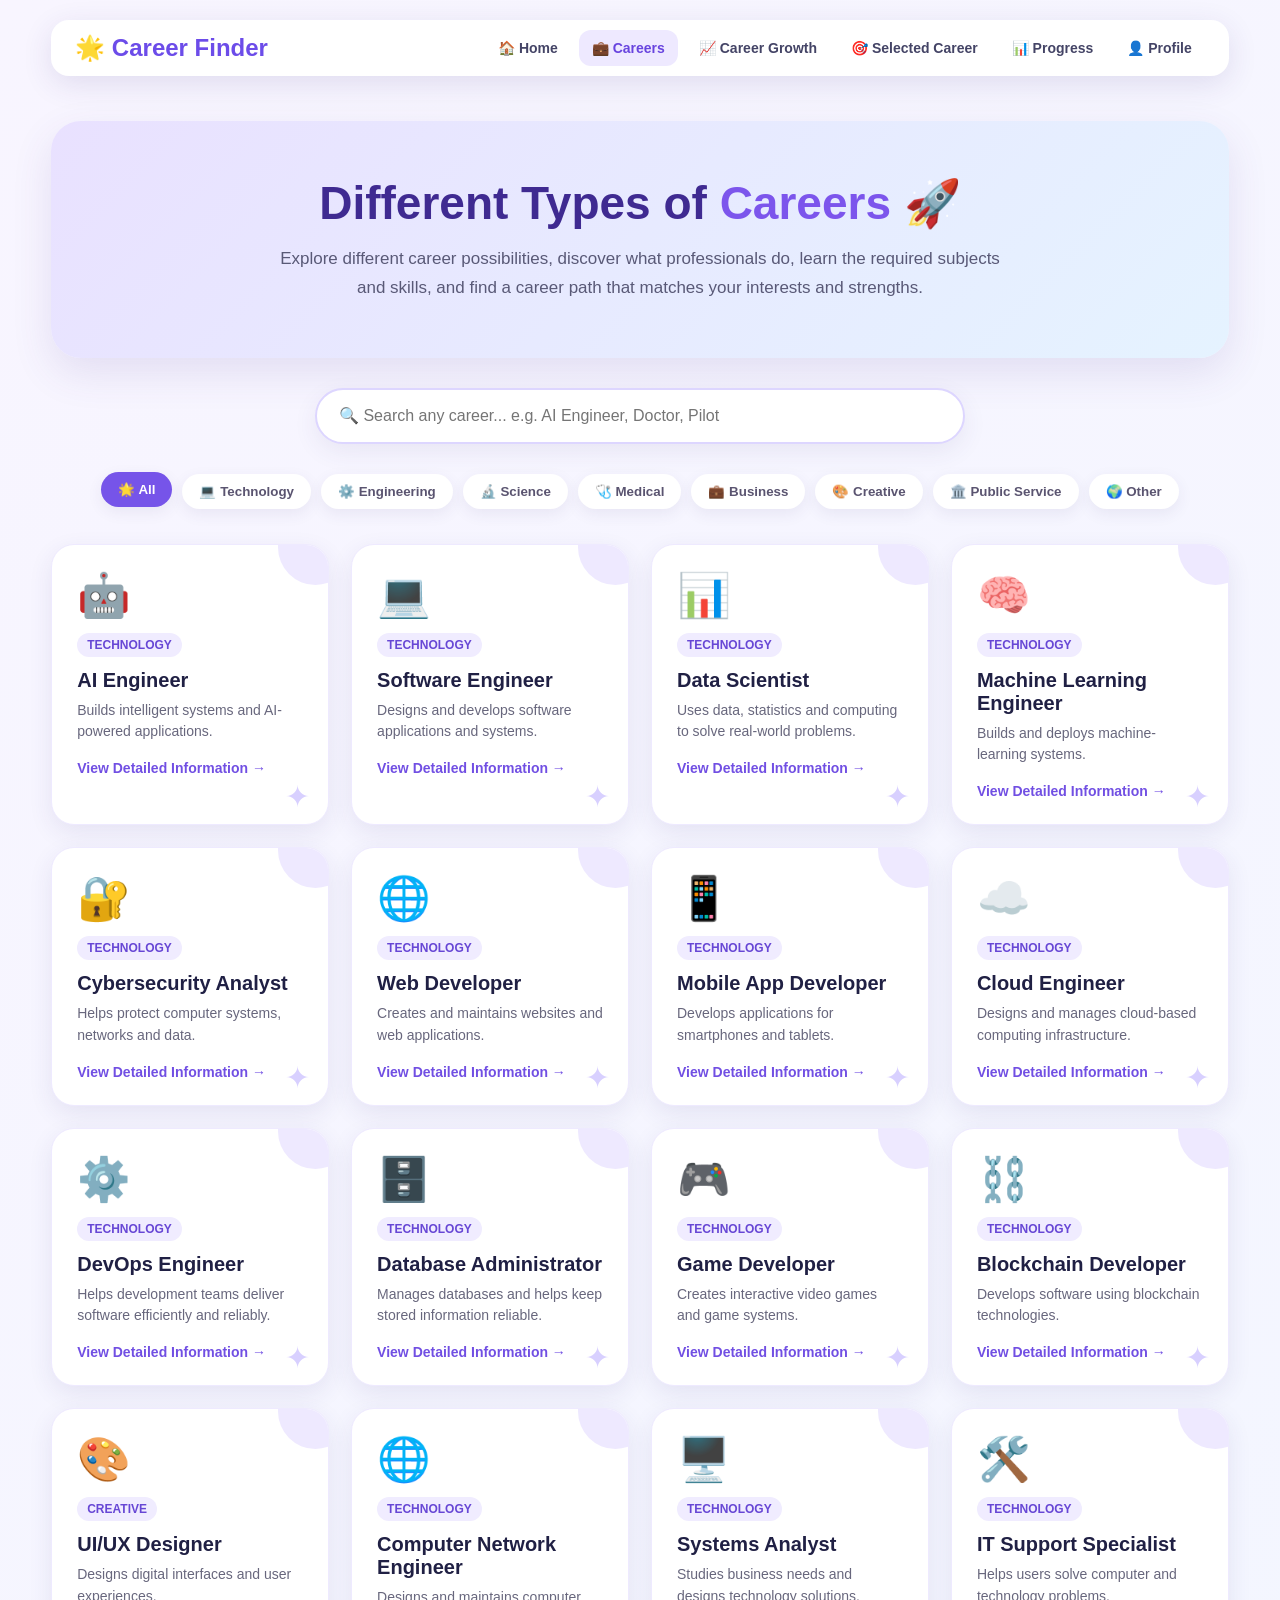
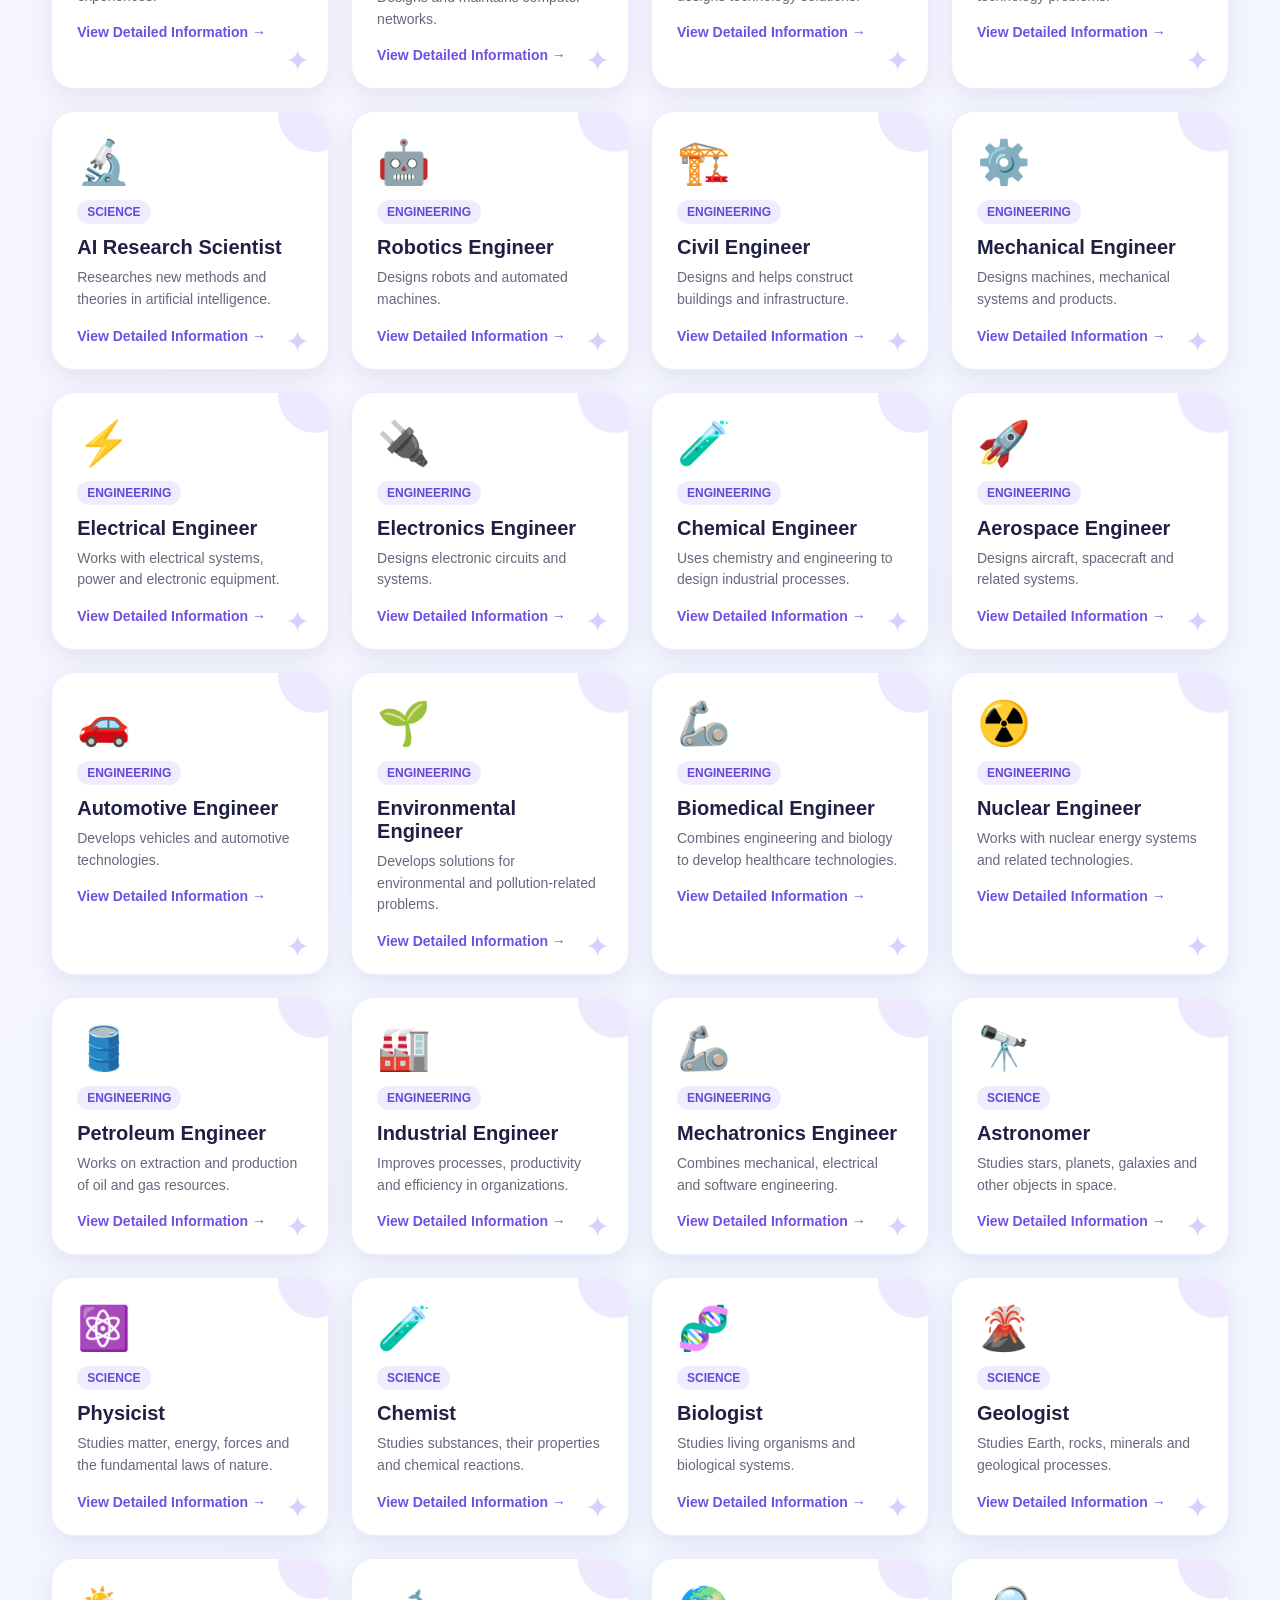
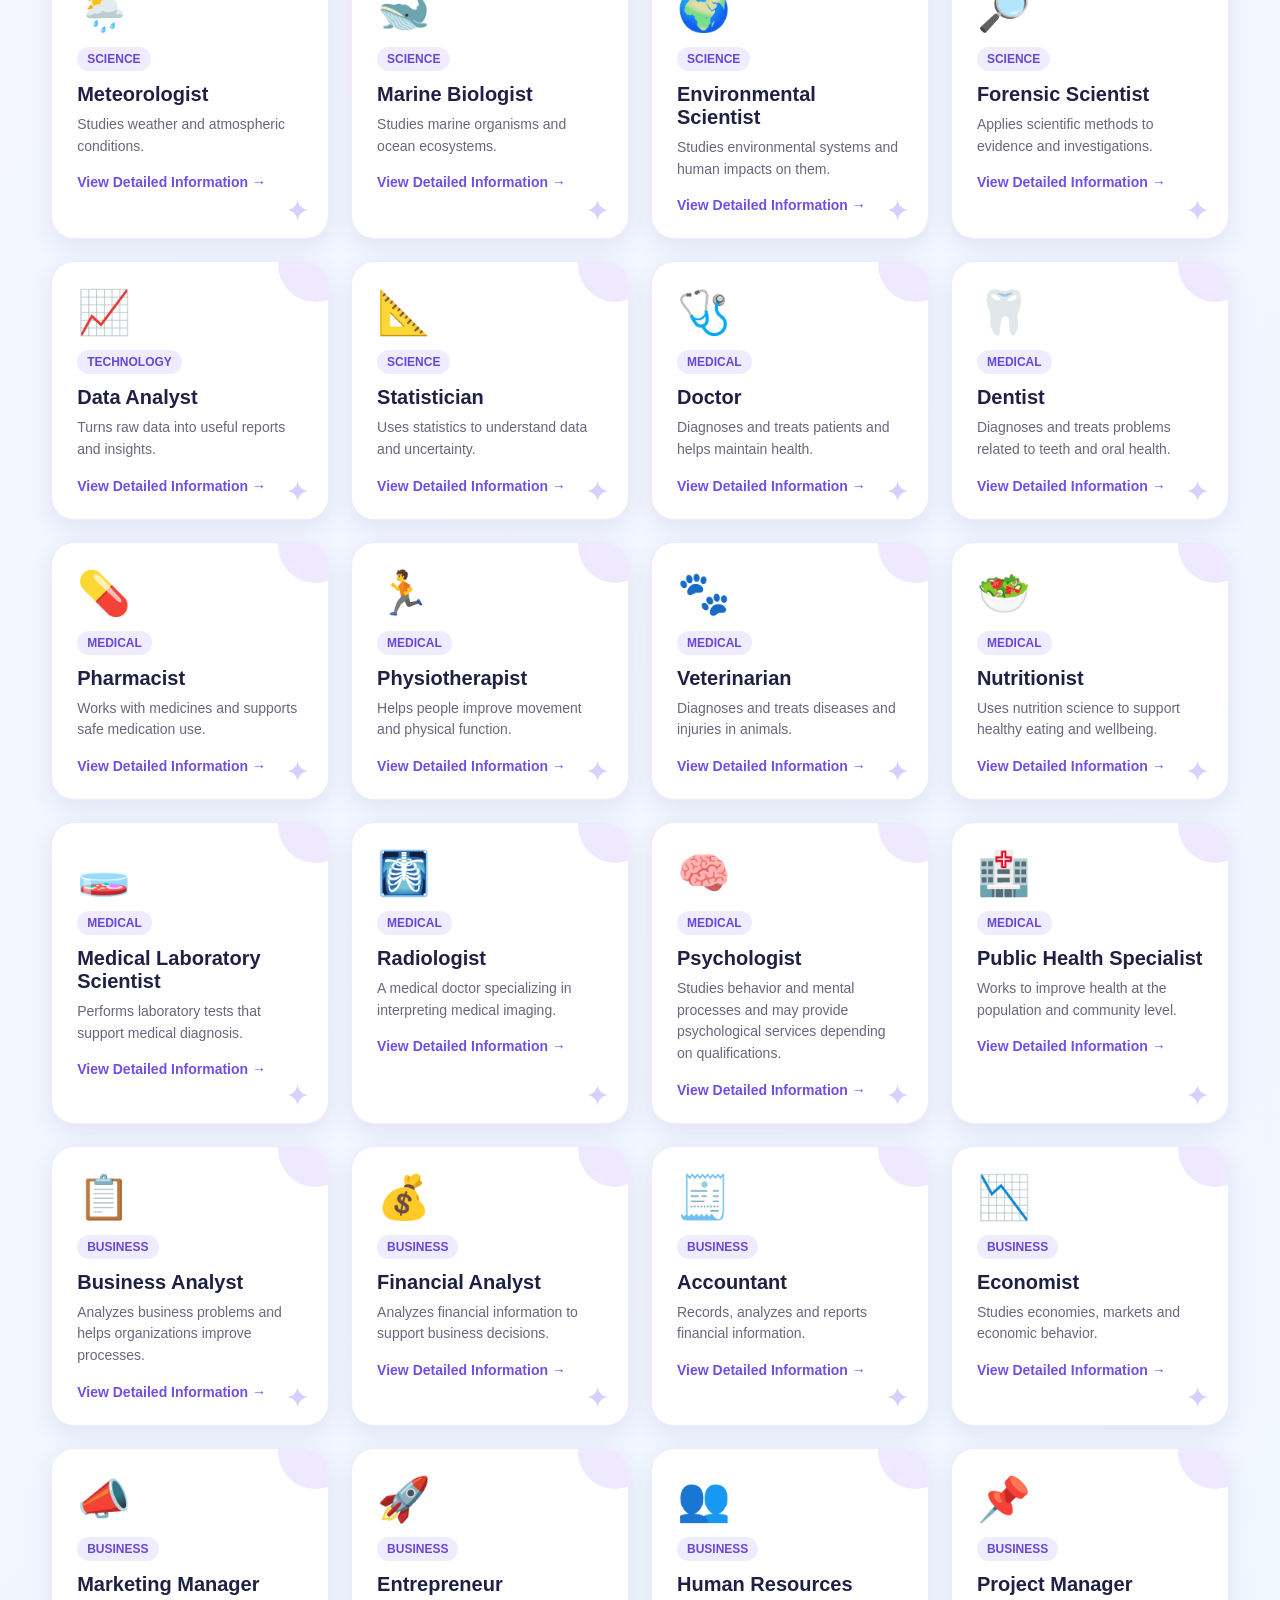
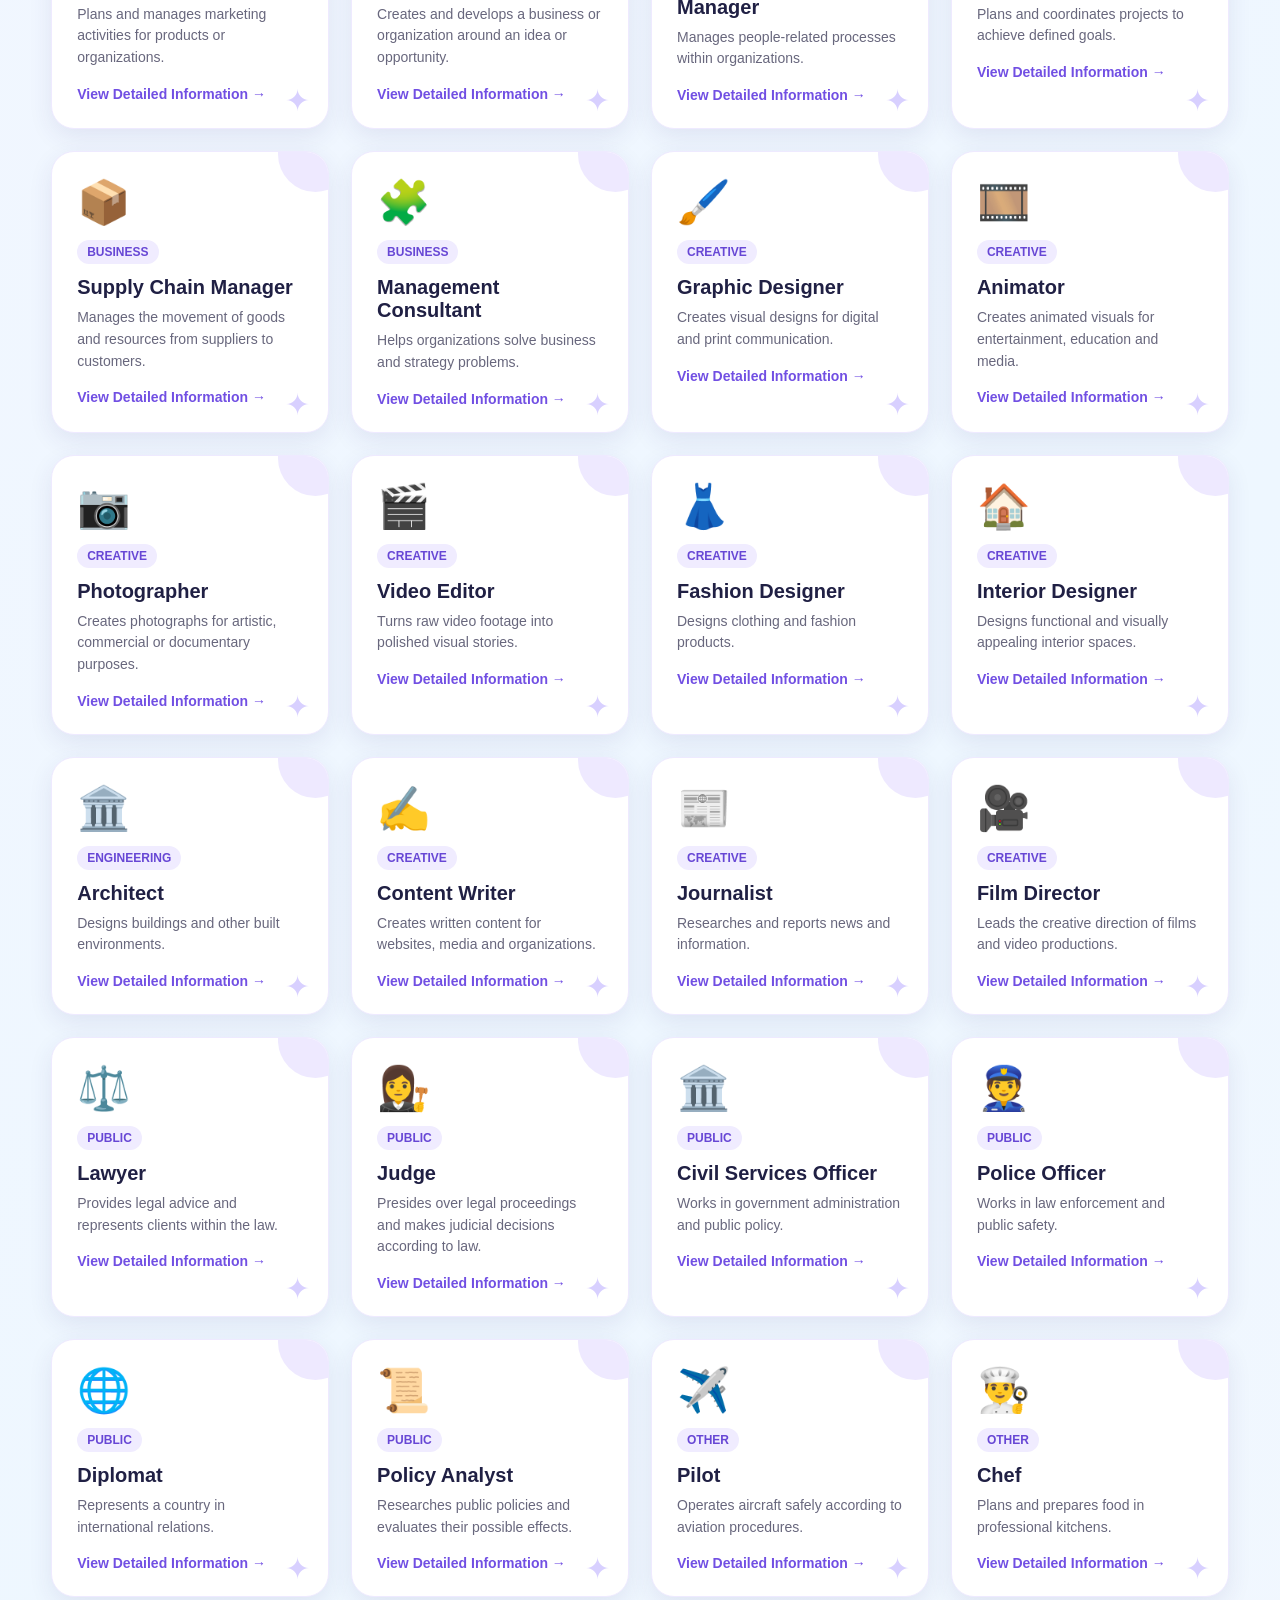
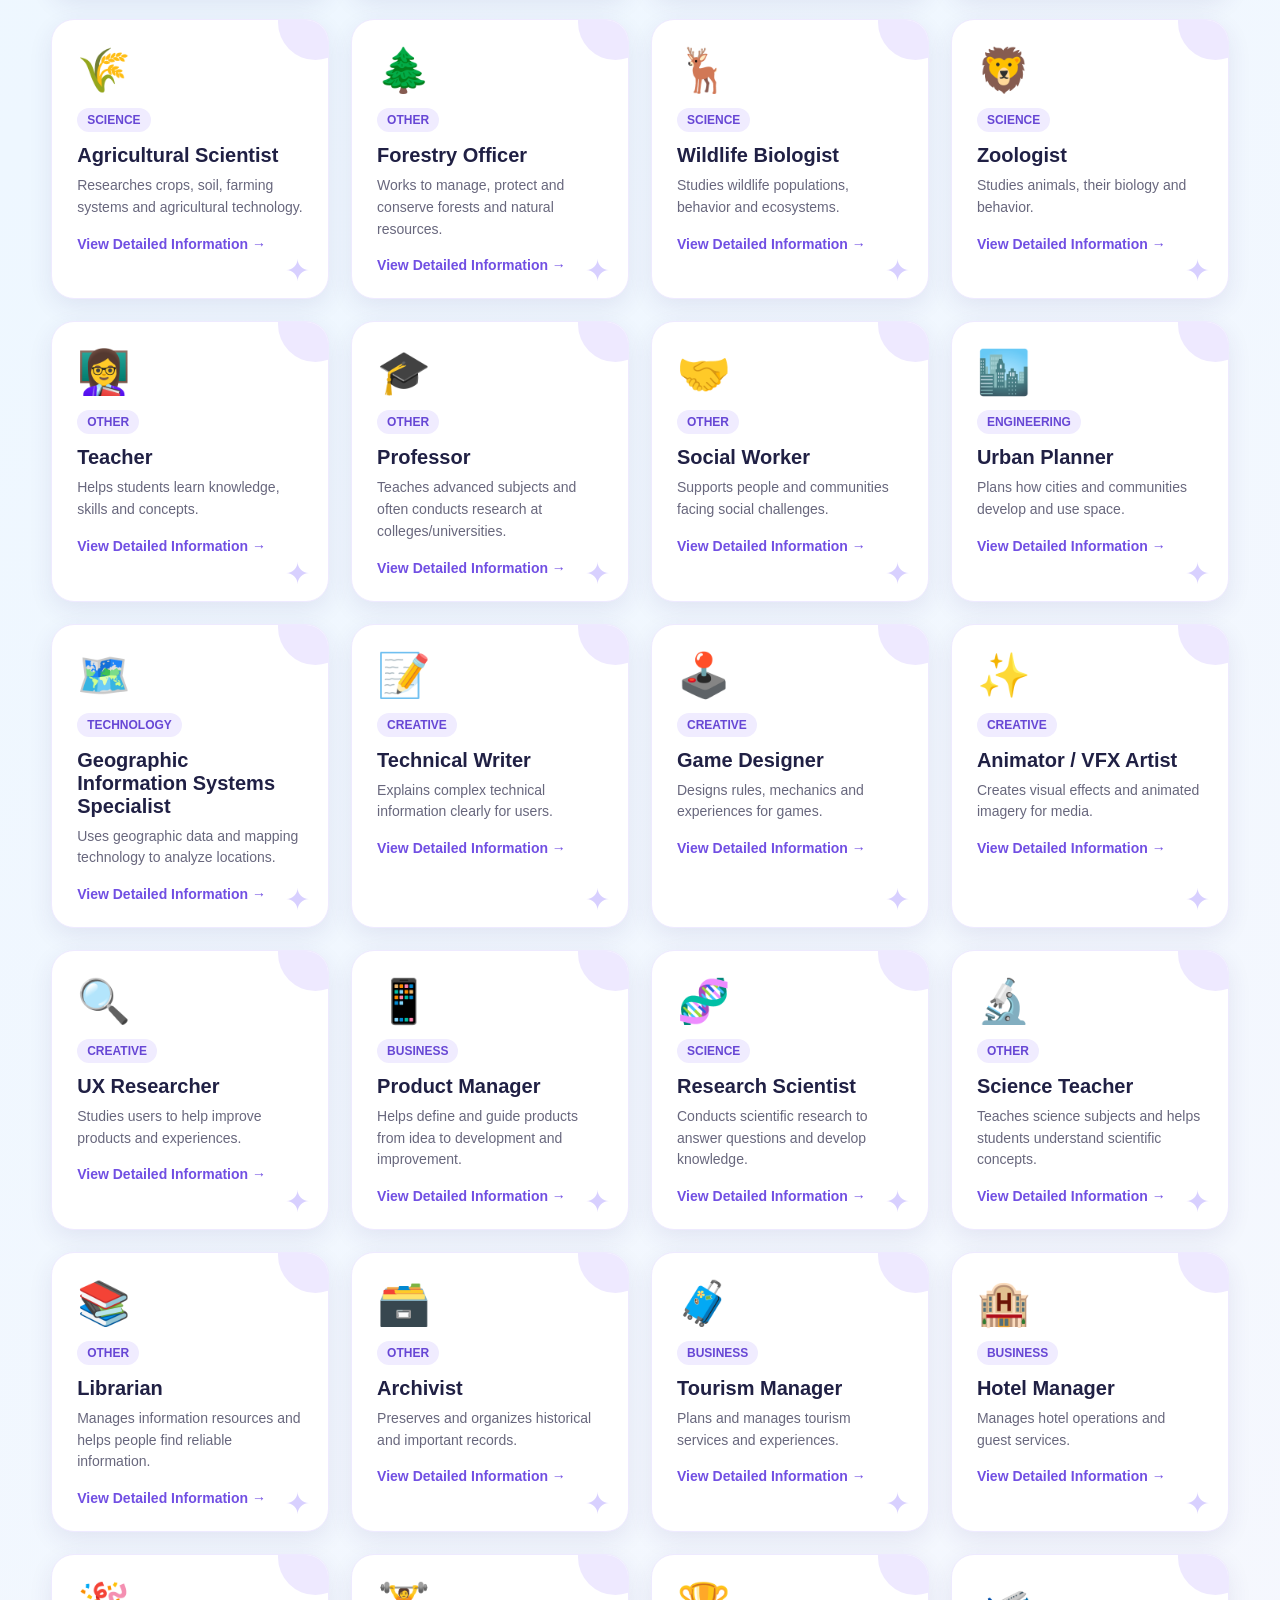
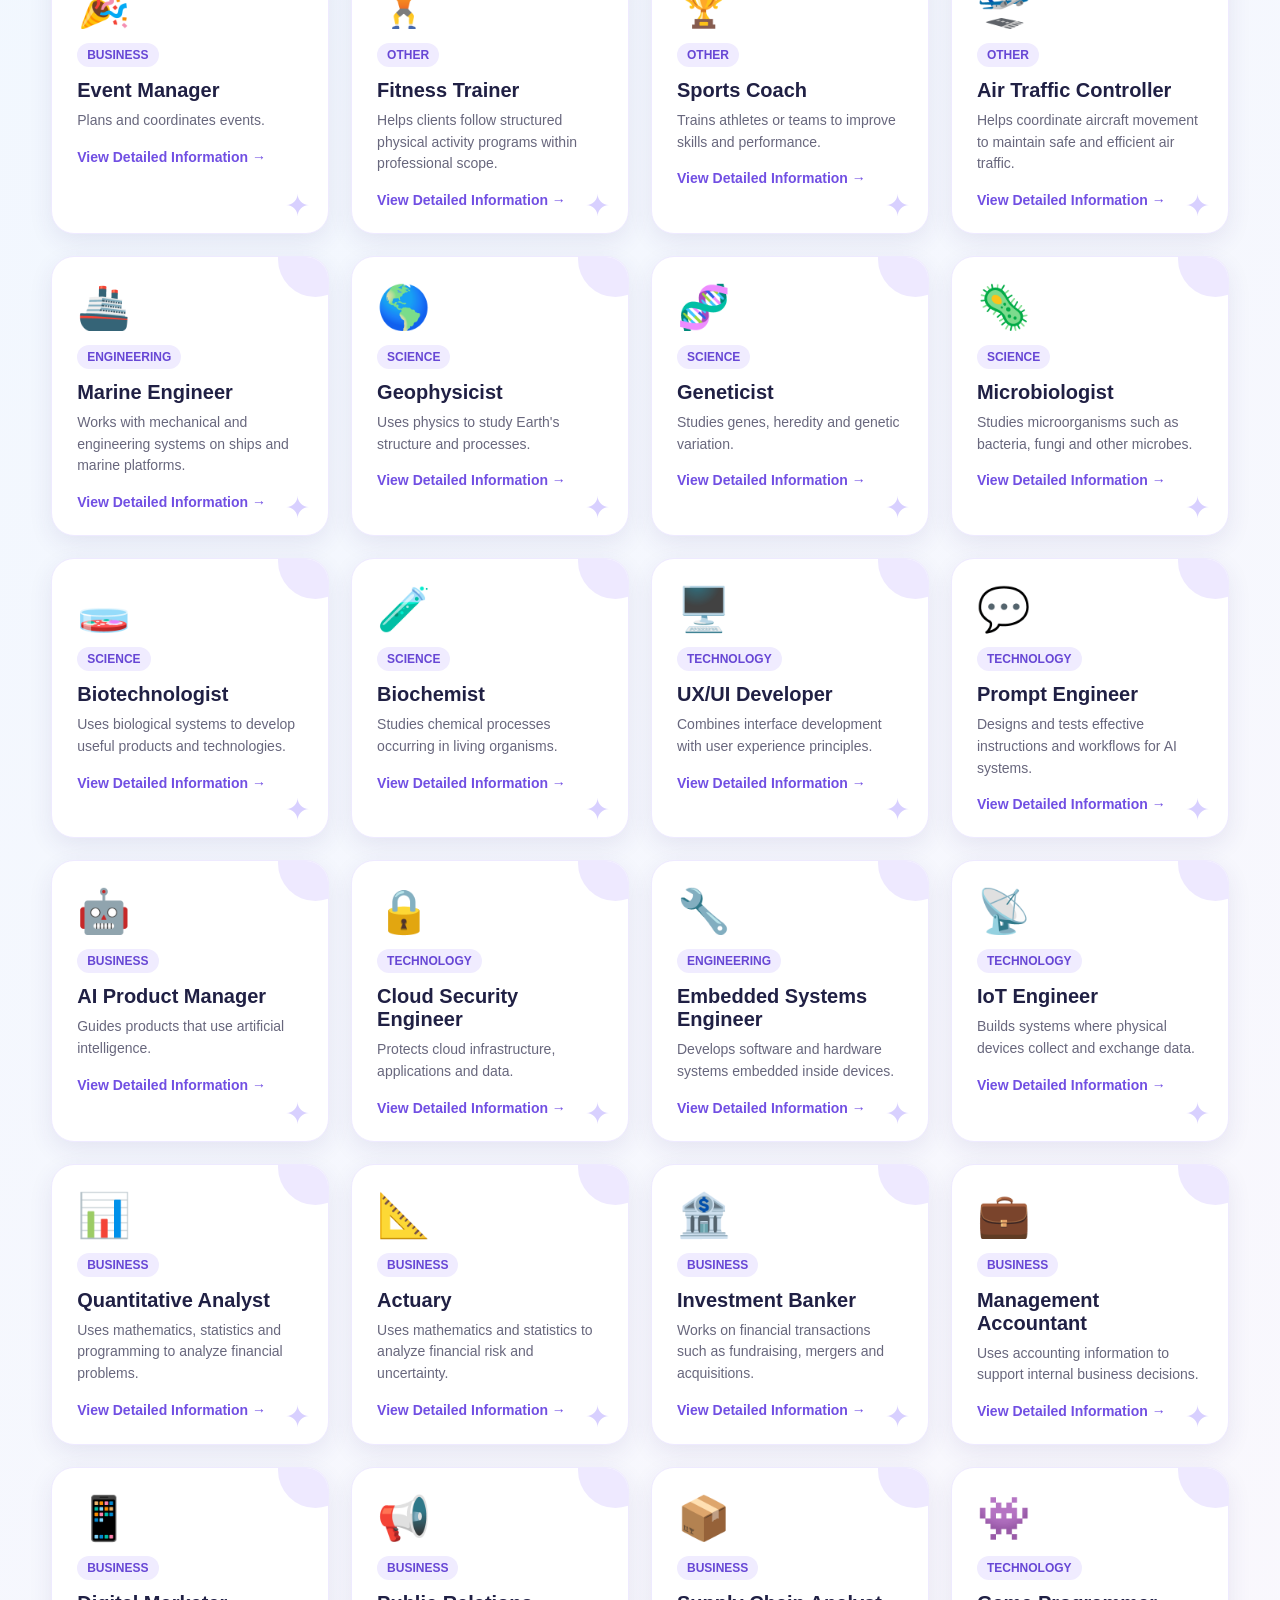
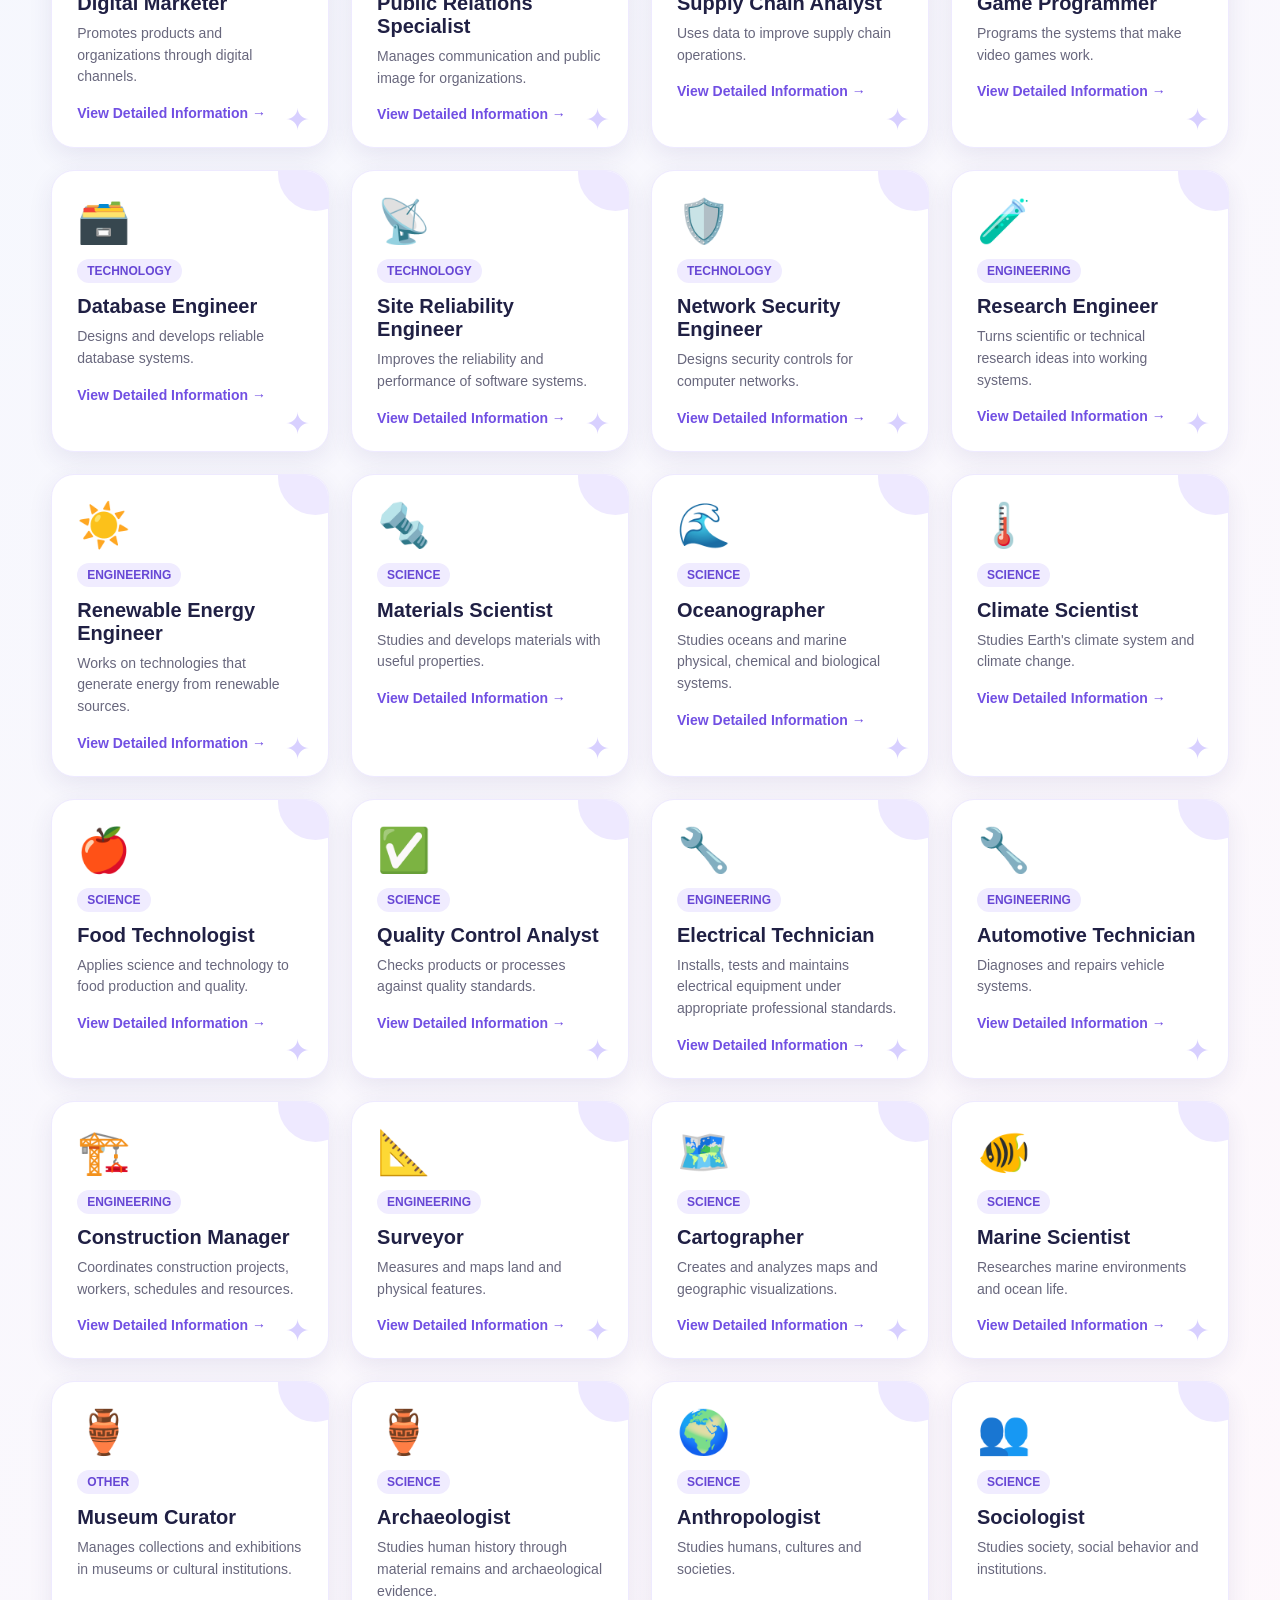
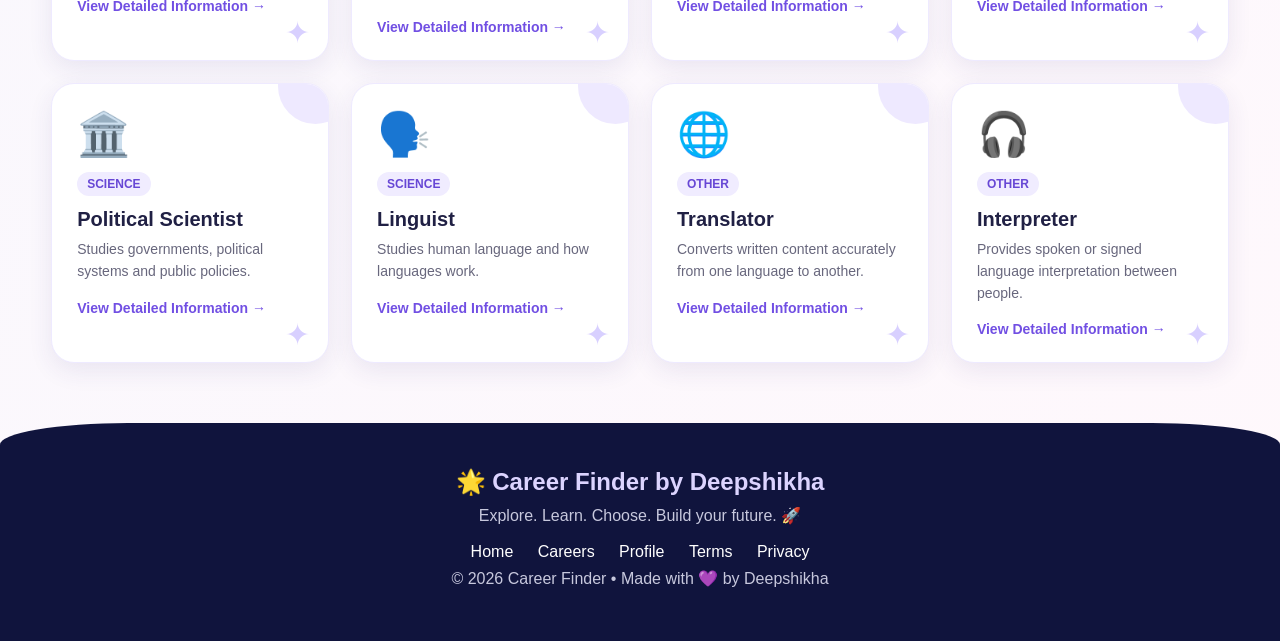
<file: careers.html>
<!DOCTYPE html>
<html lang="en">
<head>
<meta charset="UTF-8">
<meta name="viewport" content="width=device-width, initial-scale=1.0">

<title>Careers | Career Finder by Deepshikha</title>

<style>
*{
    margin:0;
    padding:0;
    box-sizing:border-box;
    font-family:"Segoe UI",Arial,sans-serif;
}

body{
    background:linear-gradient(135deg,#f8f5ff,#eef7ff,#fff8fc);
    color:#202044;
}

/* ================= NAVBAR ================= */

.navbar{
    width:92%;
    margin:20px auto;
    padding:14px 24px;
    background:white;
    border-radius:18px;
    display:flex;
    align-items:center;
    justify-content:space-between;
    box-shadow:0 8px 30px rgba(60,40,120,.12);
    position:sticky;
    top:15px;
    z-index:1000;
}

.logo{
    font-size:24px;
    font-weight:800;
    color:#6c4ce9;
    white-space:nowrap;
}

.nav-links{
    display:flex;
    gap:8px;
    list-style:none;
    flex-wrap:wrap;
    justify-content:flex-end;
}

.nav-links a{
    text-decoration:none;
    color:#444466;
    padding:10px 13px;
    border-radius:12px;
    font-size:14px;
    font-weight:600;
    transition:.3s;
}

.nav-links a:hover,
.nav-links a.active{
    background:#eee9ff;
    color:#6844df;
}

/* ================= HERO ================= */

.hero{
    width:92%;
    margin:45px auto 30px;
    text-align:center;
    padding:55px 20px;
    border-radius:30px;
    background:linear-gradient(135deg,#e9e1ff,#e5f3ff);
    box-shadow:0 15px 40px rgba(80,60,150,.12);
}

.hero h1{
    font-size:46px;
    margin-bottom:15px;
    color:#3f2a91;
}

.hero h1 span{
    color:#7c55ec;
}

.hero p{
    max-width:750px;
    margin:auto;
    color:#595977;
    font-size:17px;
    line-height:1.7;
}

/* ================= SEARCH ================= */

.search-area{
    width:92%;
    margin:30px auto;
    display:flex;
    justify-content:center;
    gap:12px;
    flex-wrap:wrap;
}

.search-box{
    width:min(650px,100%);
    position:relative;
}

.search-box input{
    width:100%;
    padding:17px 22px;
    border:2px solid #ddd6ff;
    border-radius:50px;
    outline:none;
    font-size:16px;
    background:white;
    box-shadow:0 8px 25px rgba(70,50,120,.08);
}

.search-box input:focus{
    border-color:#8667ef;
}

/* ================= FILTER ================= */

.filters{
    width:92%;
    margin:20px auto 35px;
    display:flex;
    gap:10px;
    justify-content:center;
    flex-wrap:wrap;
}

.filter-btn{
    border:none;
    padding:10px 17px;
    border-radius:30px;
    background:white;
    color:#5a5470;
    cursor:pointer;
    font-weight:600;
    box-shadow:0 5px 15px rgba(70,50,120,.08);
    transition:.3s;
}

.filter-btn:hover,
.filter-btn.active{
    background:#7654e9;
    color:white;
    transform:translateY(-2px);
}

/* ================= CAREER GRID ================= */

.career-grid{
    width:92%;
    margin:auto;
    display:grid;
    grid-template-columns:repeat(auto-fit,minmax(260px,1fr));
    gap:22px;
    padding-bottom:60px;
}

.career-card{
    position:relative;
    background:white;
    border-radius:23px;
    padding:25px;
    min-height:250px;
    overflow:hidden;
    cursor:pointer;
    border:1px solid #eeeaff;
    box-shadow:0 8px 25px rgba(60,40,120,.09);
    transition:.35s;
}

.career-card::before{
    content:"";
    position:absolute;
    width:75px;
    height:75px;
    border-radius:50%;
    background:#eee9ff;
    top:-35px;
    right:-25px;
    transition:.35s;
}

.career-card::after{
    content:"✦";
    position:absolute;
    right:18px;
    bottom:10px;
    color:#d8d0ff;
    font-size:30px;
}

.career-card:hover{
    transform:translateY(-9px) rotate(.3deg);
    box-shadow:0 18px 40px rgba(82,55,160,.18);
    border-color:#cfc2ff;
}

.career-card:hover::before{
    transform:scale(2);
    opacity:.6;
}

.icon{
    font-size:43px;
    margin-bottom:12px;
    position:relative;
    z-index:2;
}

.career-card h3{
    font-size:20px;
    margin-bottom:8px;
    position:relative;
    z-index:2;
}

.category{
    display:inline-block;
    background:#f0ecff;
    color:#6747d5;
    padding:5px 10px;
    border-radius:20px;
    font-size:12px;
    font-weight:700;
    margin-bottom:12px;
}

.career-card p{
    color:#68677d;
    line-height:1.55;
    font-size:14px;
}

.view{
    margin-top:17px;
    color:#714fe3;
    font-weight:700;
    font-size:14px;
}

/* ================= RESULT ================= */

.no-result{
    text-align:center;
    padding:50px;
    display:none;
    color:#666;
}

/* ================= MODAL ================= */

.modal{
    display:none;
    position:fixed;
    inset:0;
    background:rgba(25,20,55,.68);
    backdrop-filter:blur(7px);
    z-index:3000;
    padding:30px;
    overflow:auto;
}

.modal-content{
    background:white;
    max-width:900px;
    margin:30px auto;
    border-radius:28px;
    padding:35px;
    position:relative;
    animation:popup .3s ease;
}

@keyframes popup{
    from{
        opacity:0;
        transform:translateY(30px) scale(.97);
    }
    to{
        opacity:1;
        transform:none;
    }
}

.close{
    position:absolute;
    right:22px;
    top:18px;
    width:42px;
    height:42px;
    border:none;
    border-radius:50%;
    background:#f0edff;
    color:#6446d2;
    font-size:22px;
    cursor:pointer;
}

.modal-title{
    display:flex;
    align-items:center;
    gap:18px;
    margin-bottom:25px;
}

.modal-icon{
    font-size:55px;
}

.modal-title h2{
    font-size:32px;
    color:#402d91;
}

.info-grid{
    display:grid;
    grid-template-columns:repeat(auto-fit,minmax(230px,1fr));
    gap:16px;
}

.info-box{
    padding:20px;
    background:#faf9ff;
    border:1px solid #eeeaff;
    border-radius:18px;
}

.info-box h4{
    color:#6847d6;
    margin-bottom:8px;
}

.info-box p,
.info-box li{
    color:#55546d;
    line-height:1.6;
    font-size:14px;
}

.info-box ul{
    padding-left:18px;
}

.roadmap{
    margin-top:22px;
    padding:22px;
    background:linear-gradient(135deg,#f1edff,#edf8ff);
    border-radius:20px;
}

.roadmap h3{
    margin-bottom:12px;
    color:#49349b;
}

/* ================= FOOTER ================= */

footer{
    background:#10143d;
    color:white;
    border-radius:10% 10% 0 0;
    padding:45px 8%;
    text-align:center;
}

footer h2{
    color:#dcd4ff;
    margin-bottom:10px;
}

footer p{
    color:#c7c8dd;
    margin:8px;
}

.footer-links{
    margin-top:18px;
}

.footer-links a{
    color:white;
    text-decoration:none;
    margin:0 10px;
}

.footer-links a:hover{
    color:#b9a7ff;
}

/* ================= MOBILE ================= */

@media(max-width:800px){
    .navbar{
        flex-direction:column;
        gap:15px;
    }

    .nav-links{
        justify-content:center;
    }

    .hero h1{
        font-size:34px;
    }

    .modal{
        padding:12px;
    }

    .modal-content{
        padding:25px 18px;
    }
}
</style>
</head>

<body>

<!-- ================= NAVBAR ================= -->

<nav class="navbar">

    <div class="logo">🌟 Career Finder</div>

    <ul class="nav-links">
        <li><a href="index.html">🏠 Home</a></li>
        <li><a href="careers.html" class="active">💼 Careers</a></li>
        <li><a href="career-growth.html">📈 Career Growth</a></li>
        <li><a href="selected-career.html">🎯 Selected Career</a></li>
        <li><a href="progress.html">📊 Progress</a></li>
        <li><a href="profile.html">👤 Profile</a></li>
    </ul>

</nav>


<!-- ================= HERO ================= -->

<section class="hero">

    <h1>Different Types of <span>Careers</span> 🚀</h1>

    <p>
        Explore different career possibilities, discover what professionals do,
        learn the required subjects and skills, and find a career path that
        matches your interests and strengths.
    </p>

</section>


<!-- ================= SEARCH ================= -->

<div class="search-area">

    <div class="search-box">
        <input
            type="text"
            id="searchInput"
            placeholder="🔍 Search any career... e.g. AI Engineer, Doctor, Pilot"
        >
    </div>

</div>


<!-- ================= FILTERS ================= -->

<div class="filters">

    <button class="filter-btn active" data-filter="all">🌟 All</button>
    <button class="filter-btn" data-filter="technology">💻 Technology</button>
    <button class="filter-btn" data-filter="engineering">⚙️ Engineering</button>
    <button class="filter-btn" data-filter="science">🔬 Science</button>
    <button class="filter-btn" data-filter="medical">🩺 Medical</button>
    <button class="filter-btn" data-filter="business">💼 Business</button>
    <button class="filter-btn" data-filter="creative">🎨 Creative</button>
    <button class="filter-btn" data-filter="public">🏛️ Public Service</button>
    <button class="filter-btn" data-filter="other">🌍 Other</button>

</div>


<!-- ================= CAREERS ================= -->

<div class="career-grid" id="careerGrid"></div>

<div class="no-result" id="noResult">
    <h2>😕 Career not found</h2>
    <p>Try another career name or field.</p>
</div>


<!-- ================= MODAL ================= -->

<div class="modal" id="careerModal">

    <div class="modal-content">

        <button class="close" onclick="closeModal()">×</button>

        <div class="modal-title">
            <div class="modal-icon" id="modalIcon"></div>

            <div>
                <h2 id="modalName"></h2>
                <span class="category" id="modalCategory"></span>
            </div>
        </div>

        <div class="info-grid">

            <div class="info-box">
                <h4>👩‍💻 What They Do</h4>
                <p id="modalDo"></p>
            </div>

            <div class="info-box">
                <h4>📚 Important Subjects</h4>
                <p id="modalSubjects"></p>
            </div>

            <div class="info-box">
                <h4>🧠 Topics to Learn</h4>
                <p id="modalTopics"></p>
            </div>

            <div class="info-box">
                <h4>🛠️ Important Skills</h4>
                <p id="modalSkills"></p>
            </div>

            <div class="info-box">
                <h4>🎓 Education Path</h4>
                <p id="modalEducation"></p>
            </div>

            <div class="info-box">
                <h4>💼 Job Opportunities</h4>
                <p id="modalJobs"></p>
            </div>

            <div class="info-box">
                <h4>📈 Demand & Growth</h4>
                <p id="modalDemand"></p>
            </div>

            <div class="info-box">
                <h4>💰 Salary</h4>
                <p id="modalSalary"></p>
            </div>

        </div>

        <div class="roadmap">

            <h3>🛣️ Beginner Roadmap</h3>

            <p id="modalRoadmap"></p>

        </div>

    </div>

</div>


<!-- ================= FOOTER ================= -->

<footer>

    <h2>🌟 Career Finder by Deepshikha</h2>

    <p>
        Explore. Learn. Choose. Build your future. 🚀
    </p>

    <div class="footer-links">
        <a href="index.html">Home</a>
        <a href="careers.html">Careers</a>
        <a href="profile.html">Profile</a>
        <a href="#">Terms</a>
        <a href="#">Privacy</a>
    </div>

    <p>© 2026 Career Finder • Made with 💜 by Deepshikha</p>

</footer>


<script>

/* =========================================================
   100 CAREERS DATABASE
========================================================= */

const careers = [

/* ================= TECHNOLOGY ================= */

{
name:"AI Engineer",
icon:"🤖",
category:"technology",
desc:"Builds intelligent systems and AI-powered applications.",
do:"Design, develop, test and deploy artificial intelligence systems.",
subjects:"Mathematics, Computer Science, Statistics, Physics",
topics:"Python, Machine Learning, Deep Learning, NLP, Computer Vision, LLMs, APIs",
skills:"Python, problem solving, data handling, ML frameworks, communication",
education:"B.Tech/B.E. in CSE, AI, Data Science or related field. Higher study can specialize further.",
jobs:"AI Engineer, AI Developer, Applied AI Engineer, AI Solutions Engineer",
demand:"High-growth technology area with opportunities across software, healthcare, finance and research.",
salary:"Varies widely by country, company, experience and specialization.",
roadmap:"Learn Python → Mathematics & Statistics → Data Structures → Machine Learning → Deep Learning → Build AI projects → Learn deployment → Create a strong portfolio."
},

{
name:"Software Engineer",
icon:"💻",
category:"technology",
desc:"Designs and develops software applications and systems.",
do:"Write code, design software, test applications and maintain systems.",
subjects:"Computer Science, Mathematics",
topics:"Programming, DSA, OOP, Databases, Operating Systems, Networking",
skills:"Programming, debugging, logical thinking, teamwork",
education:"B.Tech/B.E./BCA or another relevant computing pathway.",
jobs:"Software Engineer, Backend Developer, Application Developer",
demand:"Strong demand across technology companies and many traditional industries.",
salary:"Depends heavily on skills, location, experience and company.",
roadmap:"Learn programming → DSA → Git/GitHub → Build projects → Learn databases → Learn development → Practice coding."
},

{
name:"Data Scientist",
icon:"📊",
category:"technology",
desc:"Uses data, statistics and computing to solve real-world problems.",
do:"Collect, clean, analyze and model data to generate useful insights.",
subjects:"Mathematics, Statistics, Computer Science",
topics:"Python, Statistics, SQL, Machine Learning, Data Visualization",
skills:"Analytical thinking, Python, statistics, communication",
education:"Degree in Computer Science, Statistics, Mathematics, Data Science or related field.",
jobs:"Data Scientist, Data Analyst, Research Analyst",
demand:"Useful across technology, finance, healthcare, retail and research.",
salary:"Varies by specialization, experience, employer and location.",
roadmap:"Python → Statistics → SQL → Data Analysis → Machine Learning → Projects → Portfolio."
},

{
name:"Machine Learning Engineer",
icon:"🧠",
category:"technology",
desc:"Builds and deploys machine-learning systems.",
do:"Train models, improve algorithms and integrate ML models into products.",
subjects:"Mathematics, Statistics, Computer Science",
topics:"ML, Deep Learning, Algorithms, Model Evaluation, MLOps",
skills:"Python, ML frameworks, mathematics, problem solving",
education:"Computing, AI, Data Science, Mathematics or related degree.",
jobs:"ML Engineer, AI Engineer, MLOps Engineer",
demand:"Growing as businesses integrate machine learning into products.",
salary:"Depends on experience, specialization, company and location.",
roadmap:"Python → Math → ML → Deep Learning → Projects → APIs → Cloud/Deployment → MLOps."
},

{
name:"Cybersecurity Analyst",
icon:"🔐",
category:"technology",
desc:"Helps protect computer systems, networks and data.",
do:"Monitor systems, identify security risks and investigate suspicious activity.",
subjects:"Computer Science, Mathematics",
topics:"Networking, Linux, Security Principles, Cryptography, Threat Analysis",
skills:"Problem solving, networking, attention to detail",
education:"Cybersecurity, Computer Science, IT or related degree/certification pathway.",
jobs:"Security Analyst, SOC Analyst, Security Engineer",
demand:"Important as organizations increasingly depend on digital systems.",
salary:"Varies by role, certifications, experience and location.",
roadmap:"Computer basics → Networking → Linux → Security fundamentals → Labs → Certifications → Security projects."
},

{
name:"Web Developer",
icon:"🌐",
category:"technology",
desc:"Creates and maintains websites and web applications.",
do:"Build user interfaces, web services and interactive websites.",
subjects:"Computer Science, Mathematics",
topics:"HTML, CSS, JavaScript, APIs, Databases, Web Security",
skills:"Coding, UI thinking, debugging, creativity",
education:"Computer Science, IT, web development courses or self-learning with a strong portfolio.",
jobs:"Frontend Developer, Backend Developer, Full-Stack Developer",
demand:"Web development remains useful across almost every digital business.",
salary:"Depends on skill level, technology stack, employer and location.",
roadmap:"HTML → CSS → JavaScript → Git → Responsive Design → APIs → Backend → Full-stack projects."
},

{
name:"Mobile App Developer",
icon:"📱",
category:"technology",
desc:"Develops applications for smartphones and tablets.",
do:"Design, code, test and publish mobile applications.",
subjects:"Computer Science, Mathematics",
topics:"Android/iOS development, APIs, UI, databases, app architecture",
skills:"Programming, UI design, debugging",
education:"Computer Science/IT or a strong practical development pathway.",
jobs:"Android Developer, iOS Developer, Mobile Engineer",
demand:"Apps are used by businesses, schools, banks, entertainment platforms and services.",
salary:"Varies by platform, experience, employer and location.",
roadmap:"Programming → Android/iOS basics → UI → APIs → Databases → Build apps → Publish portfolio."
},

{
name:"Cloud Engineer",
icon:"☁️",
category:"technology",
desc:"Designs and manages cloud-based computing infrastructure.",
do:"Deploy applications, manage cloud resources and improve reliability.",
subjects:"Computer Science, Networking",
topics:"Cloud platforms, Linux, Networking, Containers, Security, DevOps",
skills:"Linux, networking, scripting, problem solving",
education:"Computer Science, IT, Cloud Computing or related pathway.",
jobs:"Cloud Engineer, Cloud Administrator, Cloud Architect",
demand:"Cloud infrastructure is widely used by modern organizations.",
salary:"Varies with cloud platform, certifications, experience and location.",
roadmap:"Linux → Networking → Cloud fundamentals → Containers → Security → Automation → Projects."
},

{
name:"DevOps Engineer",
icon:"⚙️",
category:"technology",
desc:"Helps development teams deliver software efficiently and reliably.",
do:"Automate software delivery, infrastructure and monitoring processes.",
subjects:"Computer Science, IT",
topics:"Linux, Git, CI/CD, Containers, Cloud, Monitoring",
skills:"Automation, scripting, troubleshooting, collaboration",
education:"Computer Science/IT or practical DevOps learning pathway.",
jobs:"DevOps Engineer, Platform Engineer, Site Reliability Engineer",
demand:"Important for teams that build and deploy software frequently.",
salary:"Depends on experience, cloud skills and employer.",
roadmap:"Linux → Git → Scripting → CI/CD → Docker → Cloud → Infrastructure as Code → Monitoring."
},

{
name:"Database Administrator",
icon:"🗄️",
category:"technology",
desc:"Manages databases and helps keep stored information reliable.",
do:"Maintain databases, manage access, backups and performance.",
subjects:"Computer Science, Mathematics",
topics:"SQL, Database Design, Security, Backup, Performance",
skills:"SQL, troubleshooting, organization",
education:"Computer Science, IT, Database Administration or related pathway.",
jobs:"Database Administrator, Database Engineer",
demand:"Organizations of many sizes depend on databases.",
salary:"Varies with database technology, experience and location.",
roadmap:"SQL → Database design → Administration → Security → Backup → Performance tuning."
},

{
name:"Game Developer",
icon:"🎮",
category:"technology",
desc:"Creates interactive video games and game systems.",
do:"Program gameplay, physics, interfaces and game mechanics.",
subjects:"Computer Science, Mathematics, Physics",
topics:"Programming, Game Engines, 2D/3D, Physics, AI",
skills:"Programming, creativity, mathematics, teamwork",
education:"Computer Science, Game Development or portfolio-based learning.",
jobs:"Game Programmer, Gameplay Developer, Technical Game Developer",
demand:"Opportunities exist in games, simulation, education and interactive media.",
salary:"Varies greatly by studio, skills, platform and location.",
roadmap:"Programming → Game engine → 2D project → 3D project → Game systems → Portfolio."
},

{
name:"Blockchain Developer",
icon:"⛓️",
category:"technology",
desc:"Develops software using blockchain technologies.",
do:"Build blockchain applications, smart contracts and decentralized systems.",
subjects:"Computer Science, Mathematics",
topics:"Blockchain concepts, cryptography, distributed systems, smart contracts",
skills:"Programming, security thinking, problem solving",
education:"Computer Science/IT or equivalent technical learning.",
jobs:"Blockchain Developer, Smart Contract Developer",
demand:"A specialized field with demand depending on the market and applications.",
salary:"Highly variable by specialization, employer and location.",
roadmap:"Programming → Cryptography basics → Blockchain concepts → Smart contracts → Security → Projects."
},

{
name:"UI/UX Designer",
icon:"🎨",
category:"creative",
desc:"Designs digital interfaces and user experiences.",
do:"Research users, design interfaces and improve how people interact with products.",
subjects:"Design, Computer Science can be useful",
topics:"Design principles, typography, color, wireframes, prototyping, UX research",
skills:"Creativity, communication, empathy, visual design",
education:"Design, UX/UI, HCI or portfolio-based learning.",
jobs:"UI Designer, UX Designer, Product Designer",
demand:"Digital products need designers who understand users and interfaces.",
salary:"Varies by portfolio, experience, company and location.",
roadmap:"Design basics → Figma → Wireframes → Prototypes → UX research → Projects → Portfolio."
},

{
name:"Computer Network Engineer",
icon:"🌐",
category:"technology",
desc:"Designs and maintains computer networks.",
do:"Configure networks, troubleshoot connectivity and improve network performance.",
subjects:"Computer Science, Mathematics",
topics:"TCP/IP, Routing, Switching, Wireless, Network Security",
skills:"Networking, troubleshooting, analytical thinking",
education:"Computer Science, IT, Networking or related pathway.",
jobs:"Network Engineer, Network Administrator",
demand:"Important for companies operating offices, cloud infrastructure and data centers.",
salary:"Depends on experience, certifications and employer.",
roadmap:"Networking basics → TCP/IP → Routing → Switching → Linux → Security → Labs."
},

{
name:"Systems Analyst",
icon:"🖥️",
category:"technology",
desc:"Studies business needs and designs technology solutions.",
do:"Analyze requirements and help organizations improve information systems.",
subjects:"Computer Science, Business, Mathematics",
topics:"Systems analysis, databases, requirements, process design",
skills:"Analysis, communication, documentation",
education:"Computer Science, Information Systems, IT or business technology.",
jobs:"Systems Analyst, Business Systems Analyst",
demand:"Useful where technology and business operations intersect.",
salary:"Varies by industry, experience and location.",
roadmap:"Programming basics → Databases → Business processes → Requirements → System design."
},

{
name:"IT Support Specialist",
icon:"🛠️",
category:"technology",
desc:"Helps users solve computer and technology problems.",
do:"Troubleshoot hardware, software, accounts and basic networks.",
subjects:"Computer Science, IT",
topics:"Operating systems, hardware, networking, troubleshooting",
skills:"Problem solving, patience, communication",
education:"IT, Computer Science or practical certification pathway.",
jobs:"IT Support Specialist, Help Desk Technician, Desktop Support",
demand:"Organizations need technical support for everyday operations.",
salary:"Varies by experience, certifications and location.",
roadmap:"Computer hardware → OS → Networking → Troubleshooting → Security basics → Practice labs."
},

{
name:"AI Research Scientist",
icon:"🔬",
category:"science",
desc:"Researches new methods and theories in artificial intelligence.",
do:"Conduct experiments, develop algorithms and publish research.",
subjects:"Mathematics, Computer Science, Statistics",
topics:"Machine Learning, Deep Learning, Optimization, AI Theory",
skills:"Research, mathematics, programming, critical thinking",
education:"Usually advanced study such as Master's/PhD for research-heavy roles.",
jobs:"AI Research Scientist, Research Engineer",
demand:"Specialized field concentrated in research labs, universities and advanced technology companies.",
salary:"Highly variable by country, research area and organization.",
roadmap:"Strong math → Programming → ML → Research papers → Experiments → Advanced degree/research."
},

{
name:"Robotics Engineer",
icon:"🤖",
category:"engineering",
desc:"Designs robots and automated machines.",
do:"Combine mechanics, electronics and software to build robotic systems.",
subjects:"Physics, Mathematics, Computer Science",
topics:"Robotics, control systems, electronics, programming, mechanics",
skills:"Programming, engineering design, problem solving",
education:"Mechanical, Electrical, Electronics, Robotics or Computer Engineering.",
jobs:"Robotics Engineer, Automation Engineer, Robotics Researcher",
demand:"Used in manufacturing, logistics, healthcare, research and exploration.",
salary:"Depends on specialization, experience and industry.",
roadmap:"Math → Physics → Programming → Electronics → Mechanics → Robotics → Build robots/projects."
},

/* ================= ENGINEERING ================= */

{
name:"Civil Engineer",
icon:"🏗️",
category:"engineering",
desc:"Designs and helps construct buildings and infrastructure.",
do:"Work on structures, roads, bridges, water systems and construction projects.",
subjects:"Physics, Mathematics, Chemistry",
topics:"Structures, surveying, materials, construction, environmental engineering",
skills:"Mathematics, planning, technical drawing, problem solving",
education:"B.Tech/B.E. in Civil Engineering.",
jobs:"Structural Engineer, Site Engineer, Project Engineer",
demand:"Needed for infrastructure and construction projects.",
salary:"Depends on experience, project type, employer and location.",
roadmap:"PCM → Civil Engineering degree → Internships → Software/tools → Projects → Specialization."
},

{
name:"Mechanical Engineer",
icon:"⚙️",
category:"engineering",
desc:"Designs machines, mechanical systems and products.",
do:"Design, test and improve machines, engines and mechanical systems.",
subjects:"Physics, Mathematics, Chemistry",
topics:"Mechanics, thermodynamics, CAD, materials, manufacturing",
skills:"Problem solving, CAD, mathematics, design",
education:"B.Tech/B.E. in Mechanical Engineering.",
jobs:"Mechanical Engineer, Design Engineer, Manufacturing Engineer",
demand:"Useful in manufacturing, automotive, energy, aerospace and many industries.",
salary:"Varies by industry, experience and location.",
roadmap:"PCM → Mechanical Engineering → CAD → Projects → Internship → Specialization."
},

{
name:"Electrical Engineer",
icon:"⚡",
category:"engineering",
desc:"Works with electrical systems, power and electronic equipment.",
do:"Design and maintain electrical systems and equipment.",
subjects:"Physics, Mathematics",
topics:"Circuits, power systems, electronics, control systems",
skills:"Circuit analysis, mathematics, problem solving",
education:"B.Tech/B.E. Electrical Engineering.",
jobs:"Electrical Engineer, Power Engineer, Control Engineer",
demand:"Important in energy, manufacturing, infrastructure and electronics.",
salary:"Varies by sector, experience and location.",
roadmap:"PCM → Electrical Engineering → Circuits → Projects → Internship → Specialization."
},

{
name:"Electronics Engineer",
icon:"🔌",
category:"engineering",
desc:"Designs electronic circuits and systems.",
do:"Develop electronic devices, embedded systems and communication equipment.",
subjects:"Physics, Mathematics",
topics:"Circuits, semiconductors, embedded systems, communication",
skills:"Circuit design, programming, analytical thinking",
education:"Electronics/ECE/Electrical Engineering.",
jobs:"Electronics Engineer, Embedded Engineer, Hardware Engineer",
demand:"Used in consumer electronics, automotive, communication and industrial systems.",
salary:"Varies by industry, skills and location.",
roadmap:"Physics → Circuits → Electronics → C/C++ → Microcontrollers → Embedded projects."
},

{
name:"Chemical Engineer",
icon:"🧪",
category:"engineering",
desc:"Uses chemistry and engineering to design industrial processes.",
do:"Develop and improve processes for producing chemicals, materials and products.",
subjects:"Chemistry, Physics, Mathematics",
topics:"Thermodynamics, reactions, process design, materials",
skills:"Mathematics, chemistry, analysis, process thinking",
education:"B.Tech/B.E. Chemical Engineering.",
jobs:"Process Engineer, Chemical Engineer, Production Engineer",
demand:"Used in chemicals, energy, pharmaceuticals, food and materials industries.",
salary:"Varies by industry, experience and location.",
roadmap:"PCM → Chemical Engineering → Process concepts → Lab/industry exposure → Specialization."
},

{
name:"Aerospace Engineer",
icon:"🚀",
category:"engineering",
desc:"Designs aircraft, spacecraft and related systems.",
do:"Work on aerodynamics, propulsion, structures and aerospace systems.",
subjects:"Physics, Mathematics",
topics:"Aerodynamics, propulsion, structures, control systems",
skills:"Physics, mathematics, CAD, analytical thinking",
education:"Aerospace/Aeronautical Engineering or related engineering degree.",
jobs:"Aerospace Engineer, Aeronautical Engineer, Flight Systems Engineer",
demand:"Specialized opportunities exist in aviation, space, defense and research.",
salary:"Varies by employer, specialization, experience and location.",
roadmap:"PCM → Aerospace degree → Physics/Math → CAD → Projects → Internship → Specialization."
},

{
name:"Automotive Engineer",
icon:"🚗",
category:"engineering",
desc:"Develops vehicles and automotive technologies.",
do:"Design and test vehicle systems, components and technologies.",
subjects:"Physics, Mathematics",
topics:"Vehicle dynamics, engines, EV systems, materials, CAD",
skills:"Engineering design, problem solving, CAD",
education:"Mechanical/Automotive Engineering.",
jobs:"Automotive Engineer, Vehicle Design Engineer, EV Engineer",
demand:"The industry includes conventional vehicles, electric vehicles and autonomous systems.",
salary:"Varies by company, specialization and location.",
roadmap:"PCM → Mechanical/Automotive → CAD → Vehicle systems → Projects → Internship."
},

{
name:"Environmental Engineer",
icon:"🌱",
category:"engineering",
desc:"Develops solutions for environmental and pollution-related problems.",
do:"Work on water, waste, pollution control and environmental systems.",
subjects:"Chemistry, Biology, Physics, Mathematics",
topics:"Waste management, water treatment, pollution, sustainability",
skills:"Science, analysis, problem solving",
education:"Environmental/Civil/Chemical Engineering or related field.",
jobs:"Environmental Engineer, Sustainability Engineer",
demand:"Important for environmental compliance, infrastructure and sustainability.",
salary:"Varies by sector, experience and location.",
roadmap:"Science → Engineering degree → Environmental systems → Projects → Field experience."
},

{
name:"Biomedical Engineer",
icon:"🦾",
category:"engineering",
desc:"Combines engineering and biology to develop healthcare technologies.",
do:"Design medical devices, prosthetics, sensors and healthcare technologies.",
subjects:"Biology, Physics, Mathematics",
topics:"Biomaterials, biomechanics, medical devices, electronics",
skills:"Engineering, biology, research, problem solving",
education:"Biomedical Engineering or related engineering/science degree.",
jobs:"Biomedical Engineer, Medical Device Engineer, Research Engineer",
demand:"Specialized field connecting engineering with healthcare.",
salary:"Varies by specialization, organization and location.",
roadmap:"Physics + Biology → Engineering → Biomedical topics → Research/projects → Specialization."
},

{
name:"Nuclear Engineer",
icon:"☢️",
category:"engineering",
desc:"Works with nuclear energy systems and related technologies.",
do:"Study nuclear systems, safety, energy generation and radiation applications.",
subjects:"Physics, Mathematics, Chemistry",
topics:"Nuclear physics, reactors, radiation, safety, thermodynamics",
skills:"Physics, mathematics, research, careful analysis",
education:"Nuclear Engineering, Physics or related engineering pathway.",
jobs:"Nuclear Engineer, Reactor Engineer, Nuclear Researcher",
demand:"Specialized field involving energy, research and certain industrial applications.",
salary:"Varies significantly by country, employer and specialization.",
roadmap:"PCM → Physics/Engineering → Nuclear science → Advanced study → Research/industry."
},

{
name:"Petroleum Engineer",
icon:"🛢️",
category:"engineering",
desc:"Works on extraction and production of oil and gas resources.",
do:"Analyze reservoirs and improve drilling and production processes.",
subjects:"Physics, Chemistry, Mathematics",
topics:"Reservoirs, drilling, fluid mechanics, geology",
skills:"Mathematics, engineering analysis, problem solving",
education:"Petroleum Engineering or related engineering pathway.",
jobs:"Drilling Engineer, Reservoir Engineer, Production Engineer",
demand:"Demand is connected to energy markets and the global energy transition.",
salary:"Can vary considerably by region, industry conditions and experience.",
roadmap:"PCM → Petroleum Engineering → Geology basics → Drilling/reservoir topics → Internship."
},

{
name:"Industrial Engineer",
icon:"🏭",
category:"engineering",
desc:"Improves processes, productivity and efficiency in organizations.",
do:"Analyze systems and reduce waste while improving workflow.",
subjects:"Mathematics, Physics, Computer Science",
topics:"Operations research, optimization, quality, supply chains",
skills:"Data analysis, problem solving, optimization",
education:"Industrial Engineering or related engineering degree.",
jobs:"Industrial Engineer, Process Engineer, Operations Analyst",
demand:"Useful in manufacturing, logistics, healthcare and service organizations.",
salary:"Varies by industry, experience and location.",
roadmap:"Math → Engineering → Statistics → Optimization → Process projects → Industry experience."
},

{
name:"Mechatronics Engineer",
icon:"🦾",
category:"engineering",
desc:"Combines mechanical, electrical and software engineering.",
do:"Build automated machines and intelligent mechanical systems.",
subjects:"Physics, Mathematics, Computer Science",
topics:"Robotics, sensors, control systems, electronics, mechanics",
skills:"Programming, electronics, mechanical design",
education:"Mechatronics/Robotics/Mechanical/Electronics Engineering.",
jobs:"Mechatronics Engineer, Automation Engineer, Robotics Engineer",
demand:"Useful in automation, manufacturing and robotics.",
salary:"Varies by industry, experience and location.",
roadmap:"Math → Physics → Electronics → Programming → Mechanics → Control systems → Projects."
},

/* ================= SCIENCE ================= */

{
name:"Astronomer",
icon:"🔭",
category:"science",
desc:"Studies stars, planets, galaxies and other objects in space.",
do:"Observe and analyze astronomical objects and develop scientific explanations.",
subjects:"Physics, Mathematics",
topics:"Astrophysics, cosmology, planetary science, data analysis",
skills:"Mathematics, physics, research, programming",
education:"Physics/Astronomy followed by advanced study for research careers.",
jobs:"Astronomer, Astrophysicist, Research Scientist",
demand:"Mostly research-oriented opportunities through universities, observatories and space organizations.",
salary:"Depends on country, institution, experience and research role.",
roadmap:"Physics + Math → Programming → Astronomy → Research projects → Advanced study."
},

{
name:"Physicist",
icon:"⚛️",
category:"science",
desc:"Studies matter, energy, forces and the fundamental laws of nature.",
do:"Conduct experiments, develop theories and analyze physical systems.",
subjects:"Physics, Mathematics",
topics:"Mechanics, electromagnetism, thermodynamics, quantum physics",
skills:"Mathematics, analytical thinking, research",
education:"Physics degree; research careers often require postgraduate study.",
jobs:"Physicist, Research Scientist, Data/Technical Analyst",
demand:"Strongest in research, education, technology and specialized industries.",
salary:"Varies by sector, country and qualification.",
roadmap:"Physics → Advanced mathematics → Programming → Research → Specialization."
},

{
name:"Chemist",
icon:"🧪",
category:"science",
desc:"Studies substances, their properties and chemical reactions.",
do:"Conduct experiments and develop or analyze chemical materials.",
subjects:"Chemistry, Physics, Mathematics",
topics:"Organic, inorganic, physical, analytical chemistry",
skills:"Laboratory work, observation, analysis",
education:"Chemistry degree; specialized research roles may need higher study.",
jobs:"Chemist, Laboratory Scientist, Research Assistant",
demand:"Used in pharmaceuticals, materials, food, environment and research.",
salary:"Varies by specialization, employer and location.",
roadmap:"Chemistry → Laboratory skills → Degree → Research/project experience → Specialization."
},

{
name:"Biologist",
icon:"🧬",
category:"science",
desc:"Studies living organisms and biological systems.",
do:"Research organisms, ecosystems, cells or biological processes.",
subjects:"Biology, Chemistry",
topics:"Cell biology, genetics, ecology, evolution, physiology",
skills:"Observation, research, data analysis",
education:"Biology/Life Sciences degree; research may require advanced study.",
jobs:"Biologist, Research Assistant, Laboratory Scientist",
demand:"Opportunities span research, healthcare, environment, agriculture and education.",
salary:"Varies by sector, qualifications and location.",
roadmap:"Biology → Lab skills → Data analysis → Degree → Research/project experience."
},

{
name:"Geologist",
icon:"🌋",
category:"science",
desc:"Studies Earth, rocks, minerals and geological processes.",
do:"Analyze Earth's materials and processes and conduct field studies.",
subjects:"Geography, Physics, Chemistry, Mathematics",
topics:"Mineralogy, geology, tectonics, field mapping",
skills:"Fieldwork, observation, data analysis",
education:"Geology/Earth Science degree.",
jobs:"Geologist, Exploration Geologist, Environmental Geologist",
demand:"Used in natural resources, environmental work, construction and research.",
salary:"Varies by industry, experience and location.",
roadmap:"Science → Earth science → Fieldwork → GIS/data → Degree → Specialization."
},

{
name:"Meteorologist",
icon:"🌦️",
category:"science",
desc:"Studies weather and atmospheric conditions.",
do:"Analyze atmospheric data and create weather forecasts and models.",
subjects:"Physics, Mathematics, Geography",
topics:"Atmospheric science, weather systems, climate, modeling",
skills:"Mathematics, data analysis, observation",
education:"Meteorology/Atmospheric Science/Physics or related field.",
jobs:"Meteorologist, Weather Analyst, Climate Researcher",
demand:"Used in weather services, aviation, agriculture, media and research.",
salary:"Varies by country, organization and experience.",
roadmap:"Physics + Math → Atmospheric science → Data analysis → Forecasting → Specialization."
},

{
name:"Marine Biologist",
icon:"🐋",
category:"science",
desc:"Studies marine organisms and ocean ecosystems.",
do:"Research marine life, habitats and environmental changes.",
subjects:"Biology, Chemistry, Environmental Science",
topics:"Marine ecology, oceanography, conservation, marine organisms",
skills:"Research, observation, fieldwork",
education:"Biology/Marine Biology/Ocean Science pathway.",
jobs:"Marine Biologist, Researcher, Conservation Scientist",
demand:"Opportunities exist in research, conservation, environmental organizations and education.",
salary:"Varies by organization, qualification and location.",
roadmap:"Biology → Ecology → Marine science → Field/research experience → Specialization."
},

{
name:"Environmental Scientist",
icon:"🌍",
category:"science",
desc:"Studies environmental systems and human impacts on them.",
do:"Analyze environmental data and help develop environmental solutions.",
subjects:"Biology, Chemistry, Geography",
topics:"Ecology, pollution, climate, conservation, environmental monitoring",
skills:"Research, data analysis, fieldwork",
education:"Environmental Science, Biology, Chemistry or related degree.",
jobs:"Environmental Scientist, Conservation Scientist, Environmental Analyst",
demand:"Relevant to conservation, environmental monitoring and sustainability.",
salary:"Varies by sector, qualification and location.",
roadmap:"Science → Ecology → Data/field skills → Projects → Degree → Specialization."
},

{
name:"Forensic Scientist",
icon:"🔎",
category:"science",
desc:"Applies scientific methods to evidence and investigations.",
do:"Analyze biological, chemical or physical evidence using laboratory methods.",
subjects:"Chemistry, Biology, Physics",
topics:"Forensic biology, chemistry, evidence analysis, laboratory methods",
skills:"Observation, laboratory work, accuracy, scientific reasoning",
education:"Forensic Science, Chemistry, Biology or related field.",
jobs:"Forensic Scientist, Laboratory Analyst",
demand:"Specialized opportunities exist in forensic laboratories and investigative services.",
salary:"Varies by government/private organization, qualification and location.",
roadmap:"Science → Laboratory skills → Forensic specialization → Practical experience."
},

{
name:"Data Analyst",
icon:"📈",
category:"technology",
desc:"Turns raw data into useful reports and insights.",
do:"Clean, analyze and visualize data to support decisions.",
subjects:"Mathematics, Statistics, Computer Science",
topics:"Excel, SQL, statistics, visualization, dashboards",
skills:"Data analysis, communication, attention to detail",
education:"Data Analytics, Statistics, Mathematics, Computer Science or related pathway.",
jobs:"Data Analyst, Business Data Analyst, Reporting Analyst",
demand:"Used in many industries because organizations rely on data.",
salary:"Varies by industry, experience and location.",
roadmap:"Excel → Statistics → SQL → Visualization → Projects → Portfolio."
},

{
name:"Statistician",
icon:"📐",
category:"science",
desc:"Uses statistics to understand data and uncertainty.",
do:"Design studies, analyze data and interpret statistical results.",
subjects:"Mathematics, Statistics",
topics:"Probability, inference, regression, experimental design",
skills:"Mathematics, data analysis, communication",
education:"Statistics/Mathematics/Data Science or related degree.",
jobs:"Statistician, Statistical Analyst, Research Analyst",
demand:"Useful in research, healthcare, government, finance and technology.",
salary:"Varies by industry, qualifications and location.",
roadmap:"Mathematics → Probability → Statistics → Programming → Projects → Specialization."
},

/* ================= MEDICAL ================= */

{
name:"Doctor",
icon:"🩺",
category:"medical",
desc:"Diagnoses and treats patients and helps maintain health.",
do:"Examine patients, diagnose conditions and provide appropriate treatment.",
subjects:"Biology, Chemistry, Physics",
topics:"Human anatomy, physiology, pathology, medicine",
skills:"Communication, science, decision making, empathy",
education:"In India, the typical medical pathway includes Class 11–12 PCB, NEET-UG and MBBS, followed by further specialization if desired.",
jobs:"Doctor, Medical Officer, Specialist after further training",
demand:"Healthcare professionals are needed across communities and health systems.",
salary:"Varies greatly by specialization, experience, workplace and location.",
roadmap:"PCB → NEET-UG → MBBS → Internship → Medical registration → Optional specialization."
},

{
name:"Dentist",
icon:"🦷",
category:"medical",
desc:"Diagnoses and treats problems related to teeth and oral health.",
do:"Examine oral health, prevent dental problems and provide dental treatment.",
subjects:"Biology, Chemistry, Physics",
topics:"Oral anatomy, pathology, dental procedures, prevention",
skills:"Precision, communication, science, manual coordination",
education:"BDS and further specialization where desired.",
jobs:"Dentist, Dental Surgeon, Specialist Dentist",
demand:"Dental healthcare is required for prevention and treatment of oral conditions.",
salary:"Varies by experience, practice type, specialization and location.",
roadmap:"PCB → NEET-UG → BDS → Internship → Registration → Practice/specialization."
},

{
name:"Pharmacist",
icon:"💊",
category:"medical",
desc:"Works with medicines and supports safe medication use.",
do:"Prepare, manage and provide information about medicines within professional scope.",
subjects:"Chemistry, Biology, Physics",
topics:"Pharmacology, pharmaceutics, medicinal chemistry",
skills:"Accuracy, chemistry, organization, communication",
education:"Pharmacy degree/diploma pathway depending on role and country.",
jobs:"Pharmacist, Clinical/Community Pharmacy roles, Pharmaceutical Industry roles",
demand:"Needed in healthcare, pharmacies and pharmaceutical companies.",
salary:"Varies by qualification, sector and location.",
roadmap:"PCB/Science → Pharmacy education → Practical training → Registration where required."
},

{
name:"Physiotherapist",
icon:"🏃",
category:"medical",
desc:"Helps people improve movement and physical function.",
do:"Assess movement and provide rehabilitation programs.",
subjects:"Biology, Physics",
topics:"Anatomy, physiology, biomechanics, rehabilitation",
skills:"Communication, anatomy knowledge, observation",
education:"Bachelor's degree in Physiotherapy or equivalent pathway.",
jobs:"Physiotherapist, Rehabilitation Professional",
demand:"Used in hospitals, clinics, sports and rehabilitation settings.",
salary:"Varies by experience, specialization, workplace and location.",
roadmap:"PCB → Physiotherapy degree → Clinical training → Specialization/experience."
},

{
name:"Veterinarian",
icon:"🐾",
category:"medical",
desc:"Diagnoses and treats diseases and injuries in animals.",
do:"Provide animal healthcare, prevention and treatment.",
subjects:"Biology, Chemistry, Physics",
topics:"Animal anatomy, physiology, pathology, veterinary medicine",
skills:"Science, observation, communication, compassion",
education:"Veterinary Medicine degree; admission requirements vary by country.",
jobs:"Veterinarian, Veterinary Officer, Animal Health Professional",
demand:"Important for pets, livestock, wildlife and animal health.",
salary:"Varies by practice, specialization, experience and location.",
roadmap:"PCB → Veterinary entrance/pathway → Veterinary degree → Internship → Practice."
},

{
name:"Nutritionist",
icon:"🥗",
category:"medical",
desc:"Uses nutrition science to support healthy eating and wellbeing.",
do:"Assess dietary needs and provide evidence-based nutrition guidance within professional scope.",
subjects:"Biology, Chemistry",
topics:"Nutrition, metabolism, food science, public health",
skills:"Communication, science, analysis",
education:"Nutrition/Dietetics/Life Sciences pathway depending on professional role and country.",
jobs:"Nutritionist, Nutrition Researcher, Community Nutrition roles",
demand:"Nutrition is relevant to healthcare, public health, sports and food industries.",
salary:"Varies by qualification, role and location.",
roadmap:"Biology → Nutrition education → Practical experience → Specialization."
},

{
name:"Medical Laboratory Scientist",
icon:"🧫",
category:"medical",
desc:"Performs laboratory tests that support medical diagnosis.",
do:"Analyze samples using laboratory methods and equipment.",
subjects:"Biology, Chemistry",
topics:"Microbiology, biochemistry, hematology, laboratory techniques",
skills:"Accuracy, laboratory skills, science",
education:"Medical Laboratory Science or related healthcare laboratory program.",
jobs:"Medical Laboratory Scientist, Laboratory Technologist",
demand:"Medical laboratories are essential to modern healthcare.",
salary:"Varies by qualification, healthcare system and location.",
roadmap:"Science → Laboratory education → Clinical training → Professional pathway."
},

{
name:"Radiologist",
icon:"🩻",
category:"medical",
desc:"A medical doctor specializing in interpreting medical imaging.",
do:"Use medical imaging to help diagnose and manage diseases and injuries.",
subjects:"Biology, Chemistry, Physics",
topics:"Anatomy, imaging, radiology, pathology",
skills:"Medical knowledge, analytical thinking, attention to detail",
education:"Medical degree followed by specialized postgraduate training in radiology.",
jobs:"Radiologist, Diagnostic Imaging Specialist",
demand:"Medical imaging is an important part of modern healthcare.",
salary:"Varies significantly by country, specialization, experience and workplace.",
roadmap:"PCB → Medical entrance/pathway → Medical degree → Radiology specialization."
},

{
name:"Psychologist",
icon:"🧠",
category:"medical",
desc:"Studies behavior and mental processes and may provide psychological services depending on qualifications.",
do:"Assess behavior and provide appropriate psychological support or research.",
subjects:"Psychology, Biology, Statistics",
topics:"Human behavior, cognition, development, research methods",
skills:"Listening, research, communication, analysis",
education:"Psychology degree followed by appropriate advanced training/licensing for specific professional roles.",
jobs:"Psychologist, Researcher, Behavioral Specialist",
demand:"Opportunities exist in education, research, healthcare and organizational settings.",
salary:"Varies by qualification, role, experience and location.",
roadmap:"Psychology → Research methods → Degree → Advanced training → Professional specialization."
},

{
name:"Public Health Specialist",
icon:"🏥",
category:"medical",
desc:"Works to improve health at the population and community level.",
do:"Study health trends and design or evaluate public health programs.",
subjects:"Biology, Statistics, Social Science",
topics:"Epidemiology, health policy, statistics, community health",
skills:"Research, data analysis, communication",
education:"Public Health, Biology, Medicine, Statistics or related pathway.",
jobs:"Public Health Specialist, Epidemiology roles, Health Program Analyst",
demand:"Important for disease prevention, health planning and community programs.",
salary:"Varies by organization, qualification and country.",
roadmap:"Science → Statistics → Public health → Research → Field experience."
},

/* ================= BUSINESS ================= */

{
name:"Business Analyst",
icon:"📋",
category:"business",
desc:"Analyzes business problems and helps organizations improve processes.",
do:"Gather requirements, analyze processes and recommend solutions.",
subjects:"Mathematics, Economics, Computer Science/Business",
topics:"Business processes, data analysis, requirements, documentation",
skills:"Communication, analysis, Excel, problem solving",
education:"Business, Economics, Computer Science, Information Systems or related degree.",
jobs:"Business Analyst, Product Analyst, Systems Analyst",
demand:"Useful across technology, finance, healthcare and many industries.",
salary:"Varies by industry, experience and location.",
roadmap:"Excel → Business basics → Data analysis → Requirements → Projects → Communication."
},

{
name:"Financial Analyst",
icon:"💰",
category:"business",
desc:"Analyzes financial information to support business decisions.",
do:"Study financial statements, markets and business performance.",
subjects:"Mathematics, Economics, Accounting",
topics:"Financial statements, valuation, markets, financial modeling",
skills:"Numerical analysis, Excel, research, communication",
education:"Finance, Economics, Accounting, Business or related degree.",
jobs:"Financial Analyst, Investment Analyst, Corporate Finance roles",
demand:"Used by companies, banks, investment firms and other organizations.",
salary:"Varies significantly by industry, experience, location and role.",
roadmap:"Math → Accounting basics → Economics → Excel → Financial modeling → Projects."
},

{
name:"Accountant",
icon:"🧾",
category:"business",
desc:"Records, analyzes and reports financial information.",
do:"Prepare financial records, analyze transactions and support compliance.",
subjects:"Mathematics, Economics, Business",
topics:"Accounting, taxation, auditing, financial statements",
skills:"Accuracy, organization, numerical reasoning",
education:"Accounting/Commerce degree or professional qualification.",
jobs:"Accountant, Auditor, Tax Professional",
demand:"Businesses and organizations need accounting and financial reporting.",
salary:"Varies by qualification, experience, employer and location.",
roadmap:"Accounting basics → Commerce/degree → Professional training → Practical experience."
},

{
name:"Economist",
icon:"📉",
category:"business",
desc:"Studies economies, markets and economic behavior.",
do:"Analyze economic data and develop models or recommendations.",
subjects:"Economics, Mathematics, Statistics",
topics:"Microeconomics, macroeconomics, econometrics, policy",
skills:"Mathematics, statistics, research, writing",
education:"Economics degree; advanced roles may require postgraduate study.",
jobs:"Economist, Economic Analyst, Policy Analyst",
demand:"Used in government, research, finance, consulting and international organizations.",
salary:"Varies by specialization, sector and country.",
roadmap:"Economics → Math → Statistics → Econometrics → Research → Specialization."
},

{
name:"Marketing Manager",
icon:"📣",
category:"business",
desc:"Plans and manages marketing activities for products or organizations.",
do:"Develop campaigns, study customers and measure marketing performance.",
subjects:"Business, Economics, Psychology, Mathematics",
topics:"Marketing strategy, branding, digital marketing, analytics",
skills:"Communication, creativity, analysis, leadership",
education:"Business, Marketing, Management or related degree.",
jobs:"Marketing Manager, Brand Manager, Digital Marketing Manager",
demand:"Most organizations need marketing to reach customers.",
salary:"Varies by company, experience, industry and location.",
roadmap:"Marketing basics → Digital tools → Analytics → Campaign projects → Internships."
},

{
name:"Entrepreneur",
icon:"🚀",
category:"business",
desc:"Creates and develops a business or organization around an idea or opportunity.",
do:"Identify problems, develop solutions, build teams and manage business operations.",
subjects:"Business, Economics, Mathematics, Computer Science can help",
topics:"Business models, finance, marketing, product development",
skills:"Leadership, creativity, communication, problem solving",
education:"No single required degree; business and technical knowledge can help.",
jobs:"Founder, Co-founder, Business Owner",
demand:"Entrepreneurship creates opportunities but also involves uncertainty and risk.",
salary:"Income can vary widely and may not be predictable, especially early on.",
roadmap:"Find a problem → Research users → Build solution → Test → Improve → Learn business basics."
},

{
name:"Human Resources Manager",
icon:"👥",
category:"business",
desc:"Manages people-related processes within organizations.",
do:"Support recruitment, training, employee relations and workplace policies.",
subjects:"Business, Psychology, Economics",
topics:"Recruitment, organizational behavior, training, HR policies",
skills:"Communication, organization, conflict resolution",
education:"HR, Business, Psychology or related degree.",
jobs:"HR Manager, Recruiter, Talent Development Specialist",
demand:"Organizations of all sizes need people-management functions.",
salary:"Varies by organization, experience and location.",
roadmap:"Business/Psychology → HR basics → Communication → Internship → HR specialization."
},

{
name:"Project Manager",
icon:"📌",
category:"business",
desc:"Plans and coordinates projects to achieve defined goals.",
do:"Manage scope, schedules, teams, communication and project risks.",
subjects:"Business, Mathematics, Computer Science can help",
topics:"Planning, risk, budgeting, Agile, project management",
skills:"Leadership, organization, communication",
education:"Business, Engineering, IT or relevant field plus practical project experience.",
jobs:"Project Manager, Program Coordinator, Project Coordinator",
demand:"Project management is useful across construction, technology, business and many industries.",
salary:"Varies by industry, certification, experience and location.",
roadmap:"Learn planning → Teamwork → Project tools → Small projects → Agile → Experience."
},

{
name:"Supply Chain Manager",
icon:"📦",
category:"business",
desc:"Manages the movement of goods and resources from suppliers to customers.",
do:"Plan inventory, logistics, procurement and supply operations.",
subjects:"Mathematics, Economics, Business",
topics:"Logistics, inventory, procurement, forecasting, operations",
skills:"Planning, data analysis, communication",
education:"Supply Chain, Business, Operations, Engineering or related degree.",
jobs:"Supply Chain Manager, Operations Analyst, Logistics Manager",
demand:"Important for manufacturing, retail, healthcare and e-commerce.",
salary:"Varies by industry, experience and location.",
roadmap:"Business basics → Excel/data → Logistics → Operations → Internship → Management."
},

{
name:"Management Consultant",
icon:"🧩",
category:"business",
desc:"Helps organizations solve business and strategy problems.",
do:"Research problems, analyze data and recommend improvements.",
subjects:"Mathematics, Economics, Business",
topics:"Strategy, operations, finance, market analysis",
skills:"Problem solving, communication, analysis, presentation",
education:"Business, Economics, Engineering and other analytical degrees can lead to consulting.",
jobs:"Management Consultant, Strategy Analyst",
demand:"Specialized field with competition for many roles.",
salary:"Varies significantly by firm, experience, country and specialization.",
roadmap:"Build analytical skills → Business knowledge → Case practice → Communication → Internships."
},

/* ================= CREATIVE ================= */

{
name:"Graphic Designer",
icon:"🖌️",
category:"creative",
desc:"Creates visual designs for digital and print communication.",
do:"Design posters, branding, illustrations, social media graphics and more.",
subjects:"Art, Design, Computer Applications",
topics:"Typography, color, composition, branding, digital design",
skills:"Creativity, visual communication, design software",
education:"Design degree/diploma or strong portfolio-based pathway.",
jobs:"Graphic Designer, Brand Designer, Visual Designer",
demand:"Used by businesses, media, marketing and creative agencies.",
salary:"Varies by portfolio, experience, client base and location.",
roadmap:"Design principles → Software → Small designs → Branding projects → Portfolio."
},

{
name:"Animator",
icon:"🎞️",
category:"creative",
desc:"Creates animated visuals for entertainment, education and media.",
do:"Create movement and visual storytelling using 2D or 3D techniques.",
subjects:"Art, Design, Computer Applications",
topics:"Animation principles, storyboarding, 2D/3D software",
skills:"Drawing, storytelling, patience, creativity",
education:"Animation, Fine Arts, Design or portfolio-based learning.",
jobs:"2D Animator, 3D Animator, Motion Artist",
demand:"Used in films, games, advertising, education and digital content.",
salary:"Varies by skill, studio, specialization and location.",
roadmap:"Drawing → Animation principles → Software → Short animations → Portfolio."
},

{
name:"Photographer",
icon:"📷",
category:"creative",
desc:"Creates photographs for artistic, commercial or documentary purposes.",
do:"Plan, capture and edit photographs according to a project or story.",
subjects:"Art, Media, Design",
topics:"Composition, lighting, camera techniques, editing",
skills:"Creativity, observation, editing, communication",
education:"No single required degree; training and portfolio are valuable.",
jobs:"Commercial Photographer, Event Photographer, Photojournalist",
demand:"Opportunities depend strongly on specialization, portfolio and clients.",
salary:"Highly variable depending on project type and client base.",
roadmap:"Camera basics → Composition → Lighting → Editing → Projects → Portfolio."
},

{
name:"Video Editor",
icon:"🎬",
category:"creative",
desc:"Turns raw video footage into polished visual stories.",
do:"Cut footage, improve pacing, add sound, graphics and transitions.",
subjects:"Media, Art, Computer Applications",
topics:"Editing, storytelling, audio, color correction, motion graphics",
skills:"Creativity, editing, storytelling, attention to detail",
education:"Media/Film/Design or portfolio-based learning.",
jobs:"Video Editor, Content Editor, Post-production Artist",
demand:"Used in entertainment, education, marketing, social media and businesses.",
salary:"Varies by skills, clients, employer and location.",
roadmap:"Editing software → Basic cuts → Audio → Storytelling → Motion graphics → Portfolio."
},

{
name:"Fashion Designer",
icon:"👗",
category:"creative",
desc:"Designs clothing and fashion products.",
do:"Develop concepts, sketches, fabrics and garment designs.",
subjects:"Art, Design, Home Science can help",
topics:"Fashion illustration, textiles, garment construction, trends",
skills:"Creativity, drawing, design, observation",
education:"Fashion Design degree/diploma or portfolio-based path.",
jobs:"Fashion Designer, Costume Designer, Textile Designer",
demand:"Opportunities exist in apparel, retail, entertainment and independent brands.",
salary:"Varies greatly by brand, experience, specialization and location.",
roadmap:"Drawing → Fashion basics → Textile knowledge → Design projects → Portfolio."
},

{
name:"Interior Designer",
icon:"🏠",
category:"creative",
desc:"Designs functional and visually appealing interior spaces.",
do:"Plan layouts, materials, furniture and lighting for spaces.",
subjects:"Art, Design, Mathematics",
topics:"Space planning, materials, lighting, CAD, color",
skills:"Creativity, spatial thinking, communication",
education:"Interior Design/Architecture or related design pathway.",
jobs:"Interior Designer, Space Designer, Interior Consultant",
demand:"Used in residential, commercial and hospitality projects.",
salary:"Varies by portfolio, project scale, experience and location.",
roadmap:"Design basics → Sketching → CAD → Space planning → Projects → Portfolio."
},

{
name:"Architect",
icon:"🏛️",
category:"engineering",
desc:"Designs buildings and other built environments.",
do:"Develop building concepts, plans and coordinate design requirements.",
subjects:"Mathematics, Physics, Art/Design",
topics:"Design, structures, materials, building systems, CAD",
skills:"Creativity, mathematics, visualization, communication",
education:"Architecture degree and professional requirements vary by country.",
jobs:"Architect, Architectural Designer, Urban Design roles",
demand:"Needed for construction, buildings and urban development.",
salary:"Varies by experience, firm, project type and location.",
roadmap:"Math + Design → Architecture education → Drawing/CAD → Studio projects → Internship."
},

{
name:"Content Writer",
icon:"✍️",
category:"creative",
desc:"Creates written content for websites, media and organizations.",
do:"Research topics and write clear content for specific audiences.",
subjects:"English, Social Science, Communication",
topics:"Research, writing, editing, SEO, storytelling",
skills:"Writing, research, grammar, communication",
education:"No single required degree; English, Journalism or Communications can help.",
jobs:"Content Writer, Copywriter, Technical Writer",
demand:"Digital businesses, media and organizations need written communication.",
salary:"Varies by specialization, experience, employer and clients.",
roadmap:"Writing practice → Research → Editing → Portfolio → Specialize → Professional projects."
},

{
name:"Journalist",
icon:"📰",
category:"creative",
desc:"Researches and reports news and information.",
do:"Investigate topics, interview sources and produce accurate reports.",
subjects:"English, Social Science, Political Science",
topics:"Reporting, interviewing, media ethics, research, editing",
skills:"Communication, curiosity, research, critical thinking",
education:"Journalism/Mass Communication or relevant practical experience.",
jobs:"Reporter, Journalist, News Researcher, Editor",
demand:"Opportunities exist across newspapers, television, digital media and specialized publications.",
salary:"Varies by organization, experience, specialization and location.",
roadmap:"Writing → Research → Media basics → Reporting practice → Portfolio → Internships."
},

{
name:"Film Director",
icon:"🎥",
category:"creative",
desc:"Leads the creative direction of films and video productions.",
do:"Guide storytelling, actors, visual style and production decisions.",
subjects:"Art, Literature, Media",
topics:"Storytelling, cinematography, directing, editing, production",
skills:"Leadership, creativity, communication",
education:"Film/Media education can help, but practical experience is very important.",
jobs:"Film Director, Video Director, Creative Director",
demand:"Competitive creative field with opportunities depending on portfolio and network.",
salary:"Highly variable by production, experience and role.",
roadmap:"Storytelling → Film basics → Short films → Editing → Collaborations → Portfolio."
},

/* ================= PUBLIC SERVICE / LAW ================= */

{
name:"Lawyer",
icon:"⚖️",
category:"public",
desc:"Provides legal advice and represents clients within the law.",
do:"Research laws, prepare legal documents and represent clients where qualified.",
subjects:"English, Political Science, History, Economics",
topics:"Constitution, contracts, civil/criminal law, legal research",
skills:"Reasoning, communication, research, writing",
education:"Law degree/pathway according to the country and professional requirements.",
jobs:"Advocate, Corporate Lawyer, Legal Consultant",
demand:"Legal services are needed across business, government and individuals.",
salary:"Varies greatly by specialization, experience, employer and location.",
roadmap:"Strong reading/writing → Legal education → Internships → Professional qualification."
},

{
name:"Judge",
icon:"👩‍⚖️",
category:"public",
desc:"Presides over legal proceedings and makes judicial decisions according to law.",
do:"Hear cases, evaluate arguments and apply relevant laws.",
subjects:"English, Political Science, History",
topics:"Law, Constitution, legal procedure, evidence",
skills:"Reasoning, impartiality, reading, communication",
education:"Requires legal education and professional/judicial career pathway; requirements vary.",
jobs:"Judge, Judicial Officer",
demand:"Part of the justice system and public administration.",
salary:"Determined by jurisdiction, position and public service rules.",
roadmap:"Law education → Legal experience/required pathway → Judicial selection process → Training."
},

{
name:"Civil Services Officer",
icon:"🏛️",
category:"public",
desc:"Works in government administration and public policy.",
do:"Implement policies, manage public programs and support administration.",
subjects:"History, Geography, Political Science, Economics",
topics:"Indian polity, governance, current affairs, economics, society",
skills:"Writing, analysis, leadership, communication",
education:"Graduation followed by the relevant competitive examination pathway.",
jobs:"Administrative and other civil service roles depending on examination and service.",
demand:"Public administration provides long-term government career opportunities.",
salary:"Based on government pay structures and position.",
roadmap:"School fundamentals → Graduation → General studies → Exam preparation → Examination → Training."
},

{
name:"Police Officer",
icon:"👮",
category:"public",
desc:"Works in law enforcement and public safety.",
do:"Help maintain public safety, investigate incidents and enforce laws within authority.",
subjects:"General studies, physical education, social science",
topics:"Law basics, investigation, public safety, communication",
skills:"Discipline, communication, decision making, fitness",
education:"Requirements vary by police service and level; recruitment examinations may apply.",
jobs:"Police Officer, Investigation roles, Senior police roles",
demand:"Public safety services require trained personnel.",
salary:"Based on government/service rules and position.",
roadmap:"Meet eligibility → Prepare for recruitment → Physical/written stages → Training → Service."
},

{
name:"Diplomat",
icon:"🌐",
category:"public",
desc:"Represents a country in international relations.",
do:"Work on international communication, negotiations and diplomatic relations.",
subjects:"Political Science, History, Economics, Languages",
topics:"International relations, diplomacy, geopolitics, policy",
skills:"Communication, languages, negotiation, cultural awareness",
education:"Graduation followed by the relevant diplomatic/civil service pathway.",
jobs:"Diplomatic Service Officer, Foreign Affairs roles",
demand:"Specialized government career with competitive entry in many countries.",
salary:"Depends on government service, position and location.",
roadmap:"Languages → International relations → Graduation → Relevant competitive pathway → Training."
},

{
name:"Policy Analyst",
icon:"📜",
category:"public",
desc:"Researches public policies and evaluates their possible effects.",
do:"Study evidence, analyze policies and prepare recommendations.",
subjects:"Economics, Political Science, Statistics",
topics:"Public policy, economics, statistics, research methods",
skills:"Research, writing, data analysis, critical thinking",
education:"Economics, Public Policy, Political Science, Statistics or related degree.",
jobs:"Policy Analyst, Research Analyst, Government/Think Tank roles",
demand:"Used in governments, research institutions, NGOs and consulting.",
salary:"Varies by organization, specialization and location.",
roadmap:"Research skills → Statistics → Policy basics → Writing → Research projects."
},

/* ================= OTHER ================= */

{
name:"Pilot",
icon:"✈️",
category:"other",
desc:"Operates aircraft safely according to aviation procedures.",
do:"Fly aircraft, plan flights and follow safety and operational procedures.",
subjects:"Physics, Mathematics",
topics:"Aerodynamics, navigation, meteorology, aviation safety",
skills:"Decision making, communication, discipline, situational awareness",
education:"Commercial pilot training and aviation licensing requirements vary by country.",
jobs:"Commercial Pilot, Airline Pilot, Flight Instructor",
demand:"Aviation demand varies with airline industry conditions and region.",
salary:"Varies widely by airline, aircraft, experience and country.",
roadmap:"Meet eligibility → Aviation medical → Flight training → Required exams → License → Build experience."
},

{
name:"Chef",
icon:"👨‍🍳",
category:"other",
desc:"Plans and prepares food in professional kitchens.",
do:"Create dishes, manage preparation and maintain food safety standards.",
subjects:"Food Science, Home Science",
topics:"Cooking techniques, nutrition, food safety, menu planning",
skills:"Creativity, organization, teamwork, precision",
education:"Culinary education can help; practical kitchen experience is essential.",
jobs:"Chef, Pastry Chef, Sous Chef, Culinary Entrepreneur",
demand:"Restaurants, hotels, catering and food businesses require culinary professionals.",
salary:"Varies by experience, workplace, specialization and location.",
roadmap:"Cooking basics → Food safety → Practice → Culinary training → Kitchen experience → Specialize."
},

{
name:"Agricultural Scientist",
icon:"🌾",
category:"science",
desc:"Researches crops, soil, farming systems and agricultural technology.",
do:"Develop and test methods to improve agricultural productivity and sustainability.",
subjects:"Biology, Chemistry, Mathematics",
topics:"Crop science, soil science, genetics, irrigation, sustainability",
skills:"Research, observation, data analysis",
education:"Agricultural Science/Agronomy/Biology or related degree.",
jobs:"Agricultural Scientist, Agronomist, Researcher",
demand:"Important for food production, sustainability and agricultural innovation.",
salary:"Varies by specialization, organization and location.",
roadmap:"Biology → Agriculture → Field/lab work → Degree → Research/specialization."
},

{
name:"Forestry Officer",
icon:"🌲",
category:"other",
desc:"Works to manage, protect and conserve forests and natural resources.",
do:"Support forest management, conservation and environmental programs.",
subjects:"Biology, Geography, Environmental Science",
topics:"Ecology, forestry, wildlife, conservation, resource management",
skills:"Fieldwork, observation, science, leadership",
education:"Forestry/Environmental Science/Biology pathway depending on role.",
jobs:"Forestry Officer, Forest Manager, Conservation roles",
demand:"Important for forest conservation and natural resource management.",
salary:"Varies by government/private service and location.",
roadmap:"Biology → Ecology → Forestry education → Field experience → Recruitment/specialization."
},

{
name:"Wildlife Biologist",
icon:"🦌",
category:"science",
desc:"Studies wildlife populations, behavior and ecosystems.",
do:"Conduct field research and support wildlife conservation.",
subjects:"Biology, Environmental Science",
topics:"Ecology, animal behavior, conservation, population biology",
skills:"Fieldwork, research, observation, data analysis",
education:"Biology, Wildlife Science, Zoology or related degree.",
jobs:"Wildlife Biologist, Conservation Scientist, Researcher",
demand:"Opportunities exist in conservation organizations, research and government programs.",
salary:"Varies by organization, experience and location.",
roadmap:"Biology → Ecology → Field skills → Research projects → Specialization."
},

{
name:"Zoologist",
icon:"🦁",
category:"science",
desc:"Studies animals, their biology and behavior.",
do:"Research animal species, behavior, physiology or ecology.",
subjects:"Biology, Chemistry",
topics:"Animal anatomy, ecology, evolution, behavior",
skills:"Observation, research, fieldwork",
education:"Zoology/Biology or related degree.",
jobs:"Zoologist, Researcher, Wildlife/Conservation roles",
demand:"Research and conservation provide specialized opportunities.",
salary:"Varies by sector, qualifications and location.",
roadmap:"Biology → Zoology → Field/lab work → Research → Specialization."
},

{
name:"Teacher",
icon:"👩‍🏫",
category:"other",
desc:"Helps students learn knowledge, skills and concepts.",
do:"Plan lessons, teach students, assess learning and support development.",
subjects:"Depends on teaching specialization",
topics:"Subject knowledge, pedagogy, assessment, classroom management",
skills:"Communication, patience, organization, explanation",
education:"Subject-specific degree plus teacher training/eligibility requirements where applicable.",
jobs:"School Teacher, Subject Teacher, Education Specialist",
demand:"Education systems continually require qualified teachers.",
salary:"Varies by school, qualification, experience and location.",
roadmap:"Choose subject → Build subject knowledge → Degree → Teacher training → Gain classroom experience."
},

{
name:"Professor",
icon:"🎓",
category:"other",
desc:"Teaches advanced subjects and often conducts research at colleges/universities.",
do:"Teach, research, publish and mentor students.",
subjects:"Depends on academic specialization",
topics:"Advanced subject knowledge, research methods, academic writing",
skills:"Research, communication, teaching, critical thinking",
education:"Usually requires advanced academic qualifications; requirements vary by institution and country.",
jobs:"Professor, Lecturer, Researcher",
demand:"Academic opportunities depend on subject, institution and research area.",
salary:"Varies by country, institution, rank and experience.",
roadmap:"Bachelor's → Master's → Research → Advanced degree where required → Teaching/research experience."
},

{
name:"Social Worker",
icon:"🤝",
category:"other",
desc:"Supports people and communities facing social challenges.",
do:"Connect people with services and provide professional social support within scope.",
subjects:"Social Science, Psychology, Sociology",
topics:"Community development, social policy, counseling basics, case work",
skills:"Communication, empathy, organization, advocacy",
education:"Social Work or related professional pathway.",
jobs:"Social Worker, Community Worker, Social Services roles",
demand:"Needed across community services, healthcare, schools and government programs.",
salary:"Varies by organization, qualification and location.",
roadmap:"Social science → Social work education → Field placement → Professional experience."
},

{
name:"Urban Planner",
icon:"🏙️",
category:"engineering",
desc:"Plans how cities and communities develop and use space.",
do:"Analyze land use, transportation, housing and community needs.",
subjects:"Geography, Mathematics, Economics, Design",
topics:"Urban planning, GIS, transport, land use, sustainability",
skills:"Analysis, mapping, communication, planning",
education:"Urban Planning, Geography, Architecture or related field.",
jobs:"Urban Planner, Planning Analyst, GIS/Urban Development roles",
demand:"Important for growing cities, infrastructure and sustainable development.",
salary:"Varies by public/private sector, experience and location.",
roadmap:"Geography → GIS → Planning concepts → Projects → Degree → Internship."
},

{
name:"Geographic Information Systems Specialist",
icon:"🗺️",
category:"technology",
desc:"Uses geographic data and mapping technology to analyze locations.",
do:"Create maps, analyze spatial data and support geographic decision-making.",
subjects:"Geography, Mathematics, Computer Science",
topics:"GIS, mapping, spatial analysis, remote sensing",
skills:"Data analysis, mapping, technology",
education:"GIS, Geography, Geoinformatics, Environmental Science or related field.",
jobs:"GIS Specialist, GIS Analyst, Mapping Analyst",
demand:"Used in urban planning, environment, transport, agriculture and government.",
salary:"Varies by sector, software skills, experience and location.",
roadmap:"Geography → GIS software → Spatial data → Mapping projects → Remote sensing."
},

{
name:"Technical Writer",
icon:"📝",
category:"creative",
desc:"Explains complex technical information clearly for users.",
do:"Create documentation, guides, manuals and technical explanations.",
subjects:"English, Computer Science/Science",
topics:"Technical writing, documentation, APIs, information design",
skills:"Writing, research, technology understanding",
education:"English, Communications, Computer Science or technical specialization.",
jobs:"Technical Writer, Documentation Specialist",
demand:"Technology and engineering organizations need clear documentation.",
salary:"Varies by technical expertise, experience and location.",
roadmap:"Writing → Learn a technical field → Documentation → Portfolio → Specialize."
},

{
name:"Game Designer",
icon:"🕹️",
category:"creative",
desc:"Designs rules, mechanics and experiences for games.",
do:"Develop game concepts, gameplay systems, levels and player experiences.",
subjects:"Computer Science, Mathematics, Art",
topics:"Game mechanics, level design, storytelling, game balancing",
skills:"Creativity, systems thinking, communication",
education:"Game Design, Computer Science, Design or portfolio-based pathway.",
jobs:"Game Designer, Level Designer, Systems Designer",
demand:"Competitive field connected to the gaming and interactive entertainment industry.",
salary:"Varies by studio, experience, portfolio and location.",
roadmap:"Play/analyze games → Learn design → Build prototypes → Game projects → Portfolio."
},

{
name:"Animator / VFX Artist",
icon:"✨",
category:"creative",
desc:"Creates visual effects and animated imagery for media.",
do:"Build visual effects, compositing, animation or digital environments.",
subjects:"Art, Design, Computer Applications",
topics:"3D modeling, compositing, animation, lighting, rendering",
skills:"Creativity, software skills, patience, visual thinking",
education:"Animation/VFX/Design or portfolio-based learning.",
jobs:"VFX Artist, 3D Artist, Compositor, Motion Artist",
demand:"Used in films, games, advertising and digital media.",
salary:"Varies by studio, specialization, portfolio and location.",
roadmap:"Drawing/design → Software → 3D/VFX basics → Short projects → Portfolio."
},

{
name:"UX Researcher",
icon:"🔍",
category:"creative",
desc:"Studies users to help improve products and experiences.",
do:"Conduct interviews, usability studies and research to understand user needs.",
subjects:"Psychology, Design, Statistics",
topics:"User research, usability testing, interviews, research methods",
skills:"Communication, observation, analysis, empathy",
education:"Psychology, HCI, Design, Social Science or related pathway.",
jobs:"UX Researcher, User Research Analyst",
demand:"Useful for digital products that depend on understanding users.",
salary:"Varies by company, experience and location.",
roadmap:"Psychology/research → UX basics → Interviews → Usability testing → Research portfolio."
},

{
name:"Product Manager",
icon:"📱",
category:"business",
desc:"Helps define and guide products from idea to development and improvement.",
do:"Understand user needs, prioritize features and coordinate product teams.",
subjects:"Business, Computer Science, Economics, Design",
topics:"Product strategy, user research, analytics, roadmaps",
skills:"Leadership, communication, prioritization, problem solving",
education:"No single required degree; business, technology and design backgrounds can help.",
jobs:"Product Manager, Associate Product Manager, Product Owner",
demand:"Technology and product companies need professionals who coordinate product development.",
salary:"Varies by company, experience, industry and location.",
roadmap:"Learn product thinking → Build projects → Analytics → User research → Teamwork → Product portfolio."
},

{
name:"Research Scientist",
icon:"🧬",
category:"science",
desc:"Conducts scientific research to answer questions and develop knowledge.",
do:"Design experiments, analyze evidence and communicate scientific findings.",
subjects:"Depends on research field",
topics:"Scientific method, statistics, experimentation, academic writing",
skills:"Research, critical thinking, data analysis",
education:"Relevant science/engineering degree; advanced research roles often require postgraduate study.",
jobs:"Research Scientist, Research Associate, Laboratory Researcher",
demand:"Opportunities exist in universities, laboratories, industry and research institutions.",
salary:"Varies by field, institution, experience and location.",
roadmap:"Choose science → Learn research methods → Projects → Degree → Research experience → Specialization."
},

{
name:"Science Teacher",
icon:"🔬",
category:"other",
desc:"Teaches science subjects and helps students understand scientific concepts.",
do:"Teach science, conduct activities and assess student learning.",
subjects:"Physics, Chemistry, Biology",
topics:"Scientific concepts, experiments, pedagogy",
skills:"Explanation, communication, patience, subject knowledge",
education:"Relevant science degree plus teacher training/eligibility as required.",
jobs:"Science Teacher, STEM Educator",
demand:"Schools require qualified science educators.",
salary:"Varies by school, qualification, experience and location.",
roadmap:"Choose science subject → Degree → Teacher training → Classroom experience."
},

{
name:"Librarian",
icon:"📚",
category:"other",
desc:"Manages information resources and helps people find reliable information.",
do:"Organize resources, support research and manage library services.",
subjects:"English, Computer Science, Social Science",
topics:"Information management, cataloguing, research, digital libraries",
skills:"Organization, research, communication",
education:"Library and Information Science pathway depending on role.",
jobs:"Librarian, Information Specialist, Library Assistant",
demand:"Libraries and information services continue to support education and research.",
salary:"Varies by institution, qualification and location.",
roadmap:"Information skills → Library science education → Digital tools → Practical experience."
},

{
name:"Archivist",
icon:"🗃️",
category:"other",
desc:"Preserves and organizes historical and important records.",
do:"Manage collections, preserve documents and support historical research.",
subjects:"History, English, Computer Science",
topics:"Archival science, preservation, digitization, information management",
skills:"Organization, research, attention to detail",
education:"History, Archival Studies, Library Science or related pathway.",
jobs:"Archivist, Records Manager, Digital Archivist",
demand:"Used by museums, libraries, universities, governments and cultural institutions.",
salary:"Varies by institution, qualification and location.",
roadmap:"History/information skills → Archival education → Digitization → Practical experience."
},

{
name:"Tourism Manager",
icon:"🧳",
category:"business",
desc:"Plans and manages tourism services and experiences.",
do:"Coordinate travel services, destinations, customers and tourism operations.",
subjects:"Geography, Business, Languages",
topics:"Tourism management, hospitality, travel planning, marketing",
skills:"Communication, organization, customer service",
education:"Tourism/Hospitality/Business or related degree.",
jobs:"Tourism Manager, Travel Operations Manager, Destination Manager",
demand:"Tourism creates opportunities across travel, hospitality and destination services.",
salary:"Varies by organization, experience, specialization and location.",
roadmap:"Travel knowledge → Hospitality basics → Communication → Internship → Tourism management."
},

{
name:"Hotel Manager",
icon:"🏨",
category:"business",
desc:"Manages hotel operations and guest services.",
do:"Coordinate staff, rooms, food services, customer experience and operations.",
subjects:"Business, Hospitality, Economics",
topics:"Hospitality operations, customer service, finance, marketing",
skills:"Leadership, communication, organization",
education:"Hotel Management/Hospitality/Business pathway.",
jobs:"Hotel Manager, Operations Manager, Front Office Manager",
demand:"Hotels and hospitality businesses need trained managers.",
salary:"Varies by property, experience, location and role.",
roadmap:"Hospitality basics → Training → Department experience → Management skills → Hotel operations."
},

{
name:"Event Manager",
icon:"🎉",
category:"business",
desc:"Plans and coordinates events.",
do:"Manage event planning, vendors, schedules, logistics and guest experience.",
subjects:"Business, Communication, Arts",
topics:"Event planning, budgeting, marketing, logistics",
skills:"Organization, creativity, communication, problem solving",
education:"Event Management, Hospitality, Business or practical experience.",
jobs:"Event Manager, Event Coordinator, Production Coordinator",
demand:"Used for conferences, weddings, festivals, corporate and cultural events.",
salary:"Varies by event type, clients, experience and location.",
roadmap:"Plan small events → Learn budgeting → Vendor coordination → Marketing → Portfolio."
},

{
name:"Fitness Trainer",
icon:"🏋️",
category:"other",
desc:"Helps clients follow structured physical activity programs within professional scope.",
do:"Guide exercise sessions and support fitness goals using appropriate training methods.",
subjects:"Biology, Physical Education",
topics:"Exercise science, anatomy, fitness programming, safety",
skills:"Communication, motivation, exercise knowledge",
education:"Fitness/exercise certification or relevant professional qualification.",
jobs:"Fitness Trainer, Personal Trainer, Strength & Conditioning roles",
demand:"Fitness services exist in gyms, sports organizations and wellness businesses.",
salary:"Varies by certification, clients, experience and location.",
roadmap:"Learn anatomy/exercise basics → Certification → Practical training → Experience → Specialize."
},

{
name:"Sports Coach",
icon:"🏆",
category:"other",
desc:"Trains athletes or teams to improve skills and performance.",
do:"Plan training sessions, teach techniques and support team development.",
subjects:"Physical Education, Biology",
topics:"Training methods, sports science, strategy, injury prevention",
skills:"Leadership, communication, planning",
education:"Sports coaching qualifications and practical experience are useful.",
jobs:"Sports Coach, Team Coach, Athletic Trainer",
demand:"Schools, clubs, academies and professional sports organizations employ coaches.",
salary:"Varies by sport, level, organization and experience.",
roadmap:"Learn a sport deeply → Coaching basics → Certification → Practice → Team experience."
},

{
name:"Air Traffic Controller",
icon:"🛫",
category:"other",
desc:"Helps coordinate aircraft movement to maintain safe and efficient air traffic.",
do:"Monitor aircraft and communicate instructions according to aviation procedures.",
subjects:"Physics, Mathematics, English",
topics:"Aviation procedures, navigation, communication, air traffic systems",
skills:"Concentration, communication, decision making",
education:"Requires specialized training and eligibility according to the aviation authority.",
jobs:"Air Traffic Controller",
demand:"Specialized aviation career with controlled recruitment and training.",
salary:"Varies by authority, country, role and experience.",
roadmap:"Meet eligibility → Selection process → Specialized training → Certification → Professional service."
},

{
name:"Marine Engineer",
icon:"🚢",
category:"engineering",
desc:"Works with mechanical and engineering systems on ships and marine platforms.",
do:"Maintain and operate propulsion, machinery and marine engineering systems.",
subjects:"Physics, Mathematics",
topics:"Thermodynamics, fluid mechanics, engines, marine systems",
skills:"Engineering, troubleshooting, discipline",
education:"Marine Engineering or related engineering pathway.",
jobs:"Marine Engineer, Ship Engineer, Marine Systems Engineer",
demand:"Used in shipping, offshore operations and marine industries.",
salary:"Varies by vessel, employer, experience and location.",
roadmap:"PCM → Marine Engineering → Practical training → Certification → Marine experience."
},

{
name:"Geophysicist",
icon:"🌎",
category:"science",
desc:"Uses physics to study Earth's structure and processes.",
do:"Analyze seismic, gravitational, magnetic or other physical measurements.",
subjects:"Physics, Mathematics, Geology",
topics:"Seismology, geophysics, Earth structure, data analysis",
skills:"Physics, mathematics, programming, research",
education:"Geophysics, Physics, Earth Science or related degree.",
jobs:"Geophysicist, Earth Scientist, Researcher",
demand:"Used in Earth research, environmental studies and resource exploration.",
salary:"Varies by sector, experience and location.",
roadmap:"Physics + Math → Earth science → Programming → Field/data projects → Specialization."
},

{
name:"Geneticist",
icon:"🧬",
category:"science",
desc:"Studies genes, heredity and genetic variation.",
do:"Research genetic systems and analyze genetic data.",
subjects:"Biology, Chemistry, Mathematics",
topics:"Genetics, molecular biology, genomics, bioinformatics",
skills:"Biology, statistics, research, data analysis",
education:"Biology/Genetics/Biotechnology or related degree; advanced research often needs postgraduate study.",
jobs:"Geneticist, Genomics Researcher, Bioinformatics roles",
demand:"Used in biomedical research, agriculture, biotechnology and genomics.",
salary:"Varies by specialization, organization and location.",
roadmap:"Biology → Genetics → Molecular biology → Statistics/programming → Research."
},

{
name:"Microbiologist",
icon:"🦠",
category:"science",
desc:"Studies microorganisms such as bacteria, fungi and other microbes.",
do:"Research microorganisms and their effects, uses or environments.",
subjects:"Biology, Chemistry",
topics:"Microbiology, immunology, microbial genetics, laboratory methods",
skills:"Laboratory skills, observation, research",
education:"Microbiology/Biology/Biotechnology or related field.",
jobs:"Microbiologist, Laboratory Scientist, Researcher",
demand:"Used in healthcare, food, biotechnology, environment and research.",
salary:"Varies by industry, qualification and location.",
roadmap:"Biology → Microbiology → Lab skills → Research projects → Specialization."
},

{
name:"Biotechnologist",
icon:"🧫",
category:"science",
desc:"Uses biological systems to develop useful products and technologies.",
do:"Work with cells, organisms or biological processes for research and production.",
subjects:"Biology, Chemistry, Mathematics",
topics:"Molecular biology, genetics, biotechnology, bioinformatics",
skills:"Laboratory work, research, data analysis",
education:"Biotechnology, Biology, Biochemistry or related degree.",
jobs:"Biotechnologist, Research Associate, Bioprocess roles",
demand:"Used in healthcare, agriculture, food, environment and research.",
salary:"Varies by specialization, industry and location.",
roadmap:"Biology → Chemistry → Molecular biology → Lab work → Projects → Specialization."
},

{
name:"Biochemist",
icon:"🧪",
category:"science",
desc:"Studies chemical processes occurring in living organisms.",
do:"Research proteins, enzymes, metabolism and biological molecules.",
subjects:"Biology, Chemistry",
topics:"Biochemistry, molecular biology, enzymes, metabolism",
skills:"Laboratory work, chemistry, biology, research",
education:"Biochemistry, Chemistry, Biology or related field.",
jobs:"Biochemist, Research Scientist, Laboratory Scientist",
demand:"Used in biotechnology, pharmaceuticals, healthcare research and food science.",
salary:"Varies by industry, qualification and location.",
roadmap:"Chemistry + Biology → Biochemistry → Lab skills → Research → Specialization."
},

{
name:"UX/UI Developer",
icon:"🖥️",
category:"technology",
desc:"Combines interface development with user experience principles.",
do:"Build responsive interfaces while applying UX and design concepts.",
subjects:"Computer Science, Design",
topics:"HTML, CSS, JavaScript, UI design, accessibility, UX",
skills:"Frontend coding, design, creativity, problem solving",
education:"Computer Science, Design or portfolio-based learning.",
jobs:"UI Developer, Frontend Developer, UX Engineer",
demand:"Useful for teams building user-facing digital products.",
salary:"Varies by technology skills, experience and location.",
roadmap:"HTML → CSS → JavaScript → UI principles → Accessibility → Projects → Portfolio."
},

{
name:"Prompt Engineer",
icon:"💬",
category:"technology",
desc:"Designs and tests effective instructions and workflows for AI systems.",
do:"Create, evaluate and improve prompts and AI-assisted workflows for specific tasks.",
subjects:"Computer Science, English, Mathematics can help",
topics:"Prompt design, AI capabilities, evaluation, context, automation",
skills:"Writing, experimentation, analytical thinking, AI literacy",
education:"No single required degree; technical and domain knowledge can be valuable.",
jobs:"AI Workflow Specialist, AI Product roles, Prompt-focused roles",
demand:"AI workflow skills are increasingly useful, although job titles and requirements vary by organization.",
salary:"Highly variable because the role is evolving.",
roadmap:"Learn AI basics → Prompt experiments → Evaluation → APIs/automation → Build AI workflows."
},

{
name:"AI Product Manager",
icon:"🤖",
category:"business",
desc:"Guides products that use artificial intelligence.",
do:"Connect user needs, business goals and AI capabilities to define useful products.",
subjects:"Computer Science, Business, Mathematics",
topics:"AI fundamentals, product strategy, data, evaluation, UX",
skills:"Product thinking, communication, AI literacy, leadership",
education:"Technology, business, design or another relevant background can help.",
jobs:"AI Product Manager, Product Lead, AI Product Specialist",
demand:"Emerging field as organizations build AI-enabled products.",
salary:"Varies greatly by company, experience and location.",
roadmap:"Product basics → AI fundamentals → User research → Data literacy → AI product projects."
},

{
name:"Cloud Security Engineer",
icon:"🔒",
category:"technology",
desc:"Protects cloud infrastructure, applications and data.",
do:"Design security controls, monitor cloud systems and reduce security risks.",
subjects:"Computer Science, Networking",
topics:"Cloud security, identity, encryption, networking, monitoring",
skills:"Cloud platforms, security, Linux, networking",
education:"Cybersecurity, Computer Science, IT or related pathway.",
jobs:"Cloud Security Engineer, Security Architect, Cloud Security Analyst",
demand:"Cloud adoption increases the need for cloud security expertise.",
salary:"Varies by cloud platform, security expertise, experience and location.",
roadmap:"Networking → Linux → Security → Cloud → Identity/access → Security labs → Certifications."
},

{
name:"Embedded Systems Engineer",
icon:"🔧",
category:"engineering",
desc:"Develops software and hardware systems embedded inside devices.",
do:"Program microcontrollers and develop reliable device-level systems.",
subjects:"Physics, Mathematics, Computer Science",
topics:"C/C++, microcontrollers, electronics, RTOS, communication protocols",
skills:"C/C++, electronics, debugging, problem solving",
education:"Electronics, Electrical, Computer or Embedded Systems Engineering.",
jobs:"Embedded Engineer, Firmware Engineer, IoT Engineer",
demand:"Used in vehicles, appliances, medical devices, robotics and electronics.",
salary:"Varies by industry, skills, experience and location.",
roadmap:"C/C++ → Electronics → Microcontrollers → Embedded programming → Projects → RTOS."
},

{
name:"IoT Engineer",
icon:"📡",
category:"technology",
desc:"Builds systems where physical devices collect and exchange data.",
do:"Connect sensors, devices, networks and cloud services.",
subjects:"Computer Science, Physics, Electronics, Mathematics",
topics:"Sensors, microcontrollers, networking, cloud, IoT security",
skills:"Programming, electronics, networking, problem solving",
education:"Electronics, Computer, Electrical or IoT-related engineering.",
jobs:"IoT Engineer, Embedded IoT Developer, IoT Solutions Engineer",
demand:"Used in smart homes, manufacturing, agriculture, healthcare and logistics.",
salary:"Varies by specialization, company and location.",
roadmap:"Programming → Electronics → Sensors → Networking → Cloud → IoT projects."
},

{
name:"Quantitative Analyst",
icon:"📊",
category:"business",
desc:"Uses mathematics, statistics and programming to analyze financial problems.",
do:"Build quantitative models and analyze financial data.",
subjects:"Mathematics, Statistics, Computer Science, Economics",
topics:"Probability, statistics, optimization, financial mathematics, programming",
skills:"Advanced mathematics, Python/C++, data analysis",
education:"Mathematics, Statistics, Computer Science, Physics, Economics or related field.",
jobs:"Quant Analyst, Quantitative Researcher, Risk Analyst",
demand:"Specialized and competitive roles in finance and related organizations.",
salary:"Can vary substantially by firm, role, experience and location.",
roadmap:"Strong math → Probability → Statistics → Programming → Finance → Quant projects."
},

{
name:"Actuary",
icon:"📐",
category:"business",
desc:"Uses mathematics and statistics to analyze financial risk and uncertainty.",
do:"Build models for insurance, finance and risk management.",
subjects:"Mathematics, Statistics, Economics",
topics:"Probability, statistics, financial mathematics, risk",
skills:"Mathematics, analysis, programming, attention to detail",
education:"Mathematics/Statistics/Actuarial Science plus professional actuarial examinations.",
jobs:"Actuary, Risk Analyst, Insurance Analyst",
demand:"Specialized demand in insurance, finance and risk management.",
salary:"Varies by qualification progress, experience, employer and location.",
roadmap:"Math → Statistics → Actuarial exams → Programming/data → Professional experience."
},

{
name:"Investment Banker",
icon:"🏦",
category:"business",
desc:"Works on financial transactions such as fundraising, mergers and acquisitions.",
do:"Analyze companies, build financial models and support major financial transactions.",
subjects:"Mathematics, Economics, Accounting",
topics:"Corporate finance, valuation, financial modeling, markets",
skills:"Analysis, Excel, communication, time management",
education:"Finance, Economics, Business or another analytical degree can help.",
jobs:"Investment Banking Analyst, Associate and related finance roles",
demand:"Competitive industry concentrated in financial centers and major institutions.",
salary:"Varies substantially by firm, role, experience, location and bonuses.",
roadmap:"Accounting → Finance → Excel → Valuation → Financial modeling → Internships."
},

{
name:"Management Accountant",
icon:"💼",
category:"business",
desc:"Uses accounting information to support internal business decisions.",
do:"Analyze costs, budgets and financial performance for management.",
subjects:"Mathematics, Accounting, Economics",
topics:"Cost accounting, budgeting, management reporting, financial analysis",
skills:"Accounting, analysis, communication",
education:"Accounting/Commerce/Finance plus relevant professional qualifications where desired.",
jobs:"Management Accountant, Cost Analyst, Finance Analyst",
demand:"Organizations use internal financial information for planning and decisions.",
salary:"Varies by qualification, experience and industry.",
roadmap:"Accounting → Cost accounting → Excel → Financial analysis → Professional qualification."
},

{
name:"Digital Marketer",
icon:"📱",
category:"business",
desc:"Promotes products and organizations through digital channels.",
do:"Plan campaigns and measure performance across online platforms.",
subjects:"Business, English, Psychology, Mathematics",
topics:"SEO, content, social media, analytics, advertising",
skills:"Communication, creativity, analytics",
education:"Marketing, Business, Communications or practical digital marketing training.",
jobs:"Digital Marketing Specialist, SEO Specialist, Social Media Manager",
demand:"Businesses increasingly use digital channels to reach customers.",
salary:"Varies by specialization, experience and location.",
roadmap:"Marketing basics → Content → SEO → Analytics → Campaign projects → Portfolio."
},

{
name:"Public Relations Specialist",
icon:"📢",
category:"business",
desc:"Manages communication and public image for organizations.",
do:"Create communications, work with media and manage public-facing messaging.",
subjects:"English, Media, Business, Social Science",
topics:"PR strategy, media relations, communication, crisis communication",
skills:"Writing, communication, relationship building",
education:"Public Relations, Journalism, Communications, Marketing or related degree.",
jobs:"PR Specialist, Communications Specialist, Media Relations roles",
demand:"Organizations need communication with customers, media and communities.",
salary:"Varies by organization, experience and location.",
roadmap:"Writing → Communication → Media basics → PR projects → Internship → Specialization."
},

{
name:"Supply Chain Analyst",
icon:"📦",
category:"business",
desc:"Uses data to improve supply chain operations.",
do:"Analyze inventory, demand, transportation and operational data.",
subjects:"Mathematics, Statistics, Business",
topics:"Forecasting, inventory, logistics, Excel, analytics",
skills:"Data analysis, Excel, problem solving",
education:"Business, Supply Chain, Engineering, Statistics or related degree.",
jobs:"Supply Chain Analyst, Operations Analyst, Logistics Analyst",
demand:"Useful in manufacturing, retail, e-commerce and logistics.",
salary:"Varies by industry, experience and location.",
roadmap:"Excel → Statistics → Supply chain basics → SQL/data → Projects → Internship."
},

{
name:"Game Programmer",
icon:"👾",
category:"technology",
desc:"Programs the systems that make video games work.",
do:"Code gameplay mechanics, graphics systems, physics and tools.",
subjects:"Mathematics, Computer Science, Physics",
topics:"C++, game engines, algorithms, physics, graphics",
skills:"Programming, mathematics, debugging",
education:"Computer Science, Game Development or strong portfolio.",
jobs:"Gameplay Programmer, Engine Programmer, Graphics Programmer",
demand:"Specialized opportunities in games, simulation and interactive technology.",
salary:"Varies by studio, experience, platform and location.",
roadmap:"C++ → DSA → Game engine → Game mechanics → 2D/3D projects → Portfolio."
},

{
name:"Database Engineer",
icon:"🗃️",
category:"technology",
desc:"Designs and develops reliable database systems.",
do:"Build database architectures, optimize queries and support data systems.",
subjects:"Computer Science, Mathematics",
topics:"SQL, database design, indexing, distributed databases",
skills:"SQL, data modeling, programming, optimization",
education:"Computer Science, IT or related field.",
jobs:"Database Engineer, Data Platform Engineer",
demand:"Modern applications depend on reliable data infrastructure.",
salary:"Varies by technology, experience and location.",
roadmap:"SQL → Database design → Programming → Performance → Distributed systems → Projects."
},

{
name:"Site Reliability Engineer",
icon:"📡",
category:"technology",
desc:"Improves the reliability and performance of software systems.",
do:"Automate infrastructure, monitor services and respond to reliability problems.",
subjects:"Computer Science, Mathematics",
topics:"Linux, cloud, monitoring, automation, distributed systems",
skills:"Programming, troubleshooting, systems thinking",
education:"Computer Science/IT or strong systems engineering pathway.",
jobs:"SRE, Reliability Engineer, Platform Engineer",
demand:"Useful for large-scale online services and cloud applications.",
salary:"Varies by company, experience, cloud skills and location.",
roadmap:"Linux → Networking → Programming → Cloud → Monitoring → Automation → Distributed systems."
},

{
name:"Network Security Engineer",
icon:"🛡️",
category:"technology",
desc:"Designs security controls for computer networks.",
do:"Secure networks, monitor traffic and respond to security risks.",
subjects:"Computer Science, Networking",
topics:"Firewalls, network security, protocols, authentication, monitoring",
skills:"Networking, security, troubleshooting",
education:"Cybersecurity, IT, Computer Science or Networking pathway.",
jobs:"Network Security Engineer, Security Analyst",
demand:"Organizations need secure network infrastructure.",
salary:"Varies by certification, experience, organization and location.",
roadmap:"Networking → Linux → Security fundamentals → Network security → Labs → Experience."
},

{
name:"Research Engineer",
icon:"🧪",
category:"engineering",
desc:"Turns scientific or technical research ideas into working systems.",
do:"Build prototypes, run experiments and develop engineering solutions.",
subjects:"Mathematics, Physics, Computer Science or specialized science",
topics:"Research methods, engineering design, programming, experimentation",
skills:"Research, engineering, programming, problem solving",
education:"Relevant engineering/science degree; advanced study may help for research-heavy roles.",
jobs:"Research Engineer, R&D Engineer, Development Engineer",
demand:"Used in technology, aerospace, robotics, energy and scientific organizations.",
salary:"Varies by field, organization and experience.",
roadmap:"Strong technical foundation → Research methods → Projects → Experiments → R&D experience."
},

{
name:"Renewable Energy Engineer",
icon:"☀️",
category:"engineering",
desc:"Works on technologies that generate energy from renewable sources.",
do:"Design and analyze solar, wind and other renewable energy systems.",
subjects:"Physics, Mathematics, Chemistry",
topics:"Solar energy, wind energy, electrical systems, energy storage",
skills:"Engineering analysis, mathematics, sustainability thinking",
education:"Electrical, Mechanical, Energy or Renewable Engineering.",
jobs:"Renewable Energy Engineer, Solar Engineer, Energy Analyst",
demand:"Energy systems are evolving toward greater use of renewable technologies.",
salary:"Varies by technology, experience, employer and location.",
roadmap:"Physics → Engineering → Energy systems → Renewable specialization → Projects/internship."
},

{
name:"Materials Scientist",
icon:"🔩",
category:"science",
desc:"Studies and develops materials with useful properties.",
do:"Research metals, polymers, ceramics, composites and advanced materials.",
subjects:"Chemistry, Physics, Mathematics",
topics:"Materials science, crystallography, polymers, nanomaterials",
skills:"Laboratory research, physics, chemistry, analysis",
education:"Materials Science, Chemistry, Physics or Engineering.",
jobs:"Materials Scientist, Materials Engineer, Researcher",
demand:"Used in electronics, aerospace, energy, manufacturing and advanced technology.",
salary:"Varies by industry, specialization and location.",
roadmap:"Physics + Chemistry → Materials science → Lab/research → Projects → Specialization."
},

{
name:"Oceanographer",
icon:"🌊",
category:"science",
desc:"Studies oceans and marine physical, chemical and biological systems.",
do:"Analyze ocean processes, marine environments and ocean data.",
subjects:"Physics, Chemistry, Biology, Mathematics",
topics:"Ocean currents, marine chemistry, climate, marine ecosystems",
skills:"Science, mathematics, fieldwork, data analysis",
education:"Oceanography, Earth Science, Physics, Biology or related degree.",
jobs:"Oceanographer, Marine Researcher, Climate Scientist",
demand:"Research and environmental organizations use ocean science.",
salary:"Varies by specialization, organization and location.",
roadmap:"Science → Mathematics → Ocean science → Data/fieldwork → Research."
},

{
name:"Climate Scientist",
icon:"🌡️",
category:"science",
desc:"Studies Earth's climate system and climate change.",
do:"Analyze climate data and develop models or scientific assessments.",
subjects:"Physics, Mathematics, Geography, Chemistry",
topics:"Climate systems, atmospheric science, modeling, statistics",
skills:"Data analysis, mathematics, research",
education:"Climate Science, Atmospheric Science, Physics, Earth Science or related field.",
jobs:"Climate Scientist, Climate Data Analyst, Researcher",
demand:"Climate research is important to science, policy, infrastructure and environmental planning.",
salary:"Varies by research field, institution, experience and location.",
roadmap:"Math + Science → Climate science → Statistics/programming → Research projects."
},

{
name:"Food Technologist",
icon:"🍎",
category:"science",
desc:"Applies science and technology to food production and quality.",
do:"Develop food products and analyze quality, safety and processing.",
subjects:"Chemistry, Biology",
topics:"Food chemistry, microbiology, processing, quality control",
skills:"Laboratory work, science, quality analysis",
education:"Food Technology, Food Science, Chemistry, Microbiology or related field.",
jobs:"Food Technologist, Quality Analyst, Product Development roles",
demand:"Food companies need professionals for product development and quality.",
salary:"Varies by industry, experience and location.",
roadmap:"Chemistry + Biology → Food science → Lab skills → Product projects → Industry experience."
},

{
name:"Quality Control Analyst",
icon:"✅",
category:"science",
desc:"Checks products or processes against quality standards.",
do:"Test materials/products, identify issues and document quality results.",
subjects:"Science, Mathematics",
topics:"Quality systems, testing, statistics, documentation",
skills:"Attention to detail, data analysis, organization",
education:"Science, Engineering, Chemistry, Food Science or related pathway depending on industry.",
jobs:"Quality Analyst, QC Technician, Quality Engineer",
demand:"Manufacturing, food, pharmaceuticals and technology companies use quality functions.",
salary:"Varies by industry, qualification and location.",
roadmap:"Science basics → Quality concepts → Statistics → Testing → Industry experience."
},

{
name:"Electrical Technician",
icon:"🔧",
category:"engineering",
desc:"Installs, tests and maintains electrical equipment under appropriate professional standards.",
do:"Troubleshoot electrical systems and perform technical maintenance.",
subjects:"Physics, Mathematics",
topics:"Circuits, wiring, electrical safety, equipment maintenance",
skills:"Technical problem solving, safety awareness, practical skills",
education:"Electrical technician/vocational training or relevant technical qualification.",
jobs:"Electrical Technician, Maintenance Technician",
demand:"Skilled technical workers are needed in buildings, factories and infrastructure.",
salary:"Varies by qualification, experience and location.",
roadmap:"Electrical basics → Technical training → Safety → Practical work → Specialization."
},

{
name:"Automotive Technician",
icon:"🔧",
category:"engineering",
desc:"Diagnoses and repairs vehicle systems.",
do:"Inspect, maintain and repair mechanical/electrical vehicle systems.",
subjects:"Physics, Mathematics",
topics:"Engines, brakes, electrical systems, diagnostics, EV systems",
skills:"Hands-on problem solving, diagnostics, precision",
education:"Automotive technician/vocational training.",
jobs:"Automotive Technician, Service Technician, EV Technician",
demand:"Vehicle maintenance remains necessary, with new skills emerging for EVs.",
salary:"Varies by experience, specialization, employer and location.",
roadmap:"Vehicle basics → Technical training → Diagnostics → Practical experience → EV specialization."
},

{
name:"Construction Manager",
icon:"🏗️",
category:"engineering",
desc:"Coordinates construction projects, workers, schedules and resources.",
do:"Plan and supervise construction activities while managing time, cost and quality.",
subjects:"Mathematics, Physics, Business",
topics:"Construction methods, project management, safety, budgeting",
skills:"Leadership, planning, communication, technical knowledge",
education:"Civil Engineering, Construction Management or related pathway.",
jobs:"Construction Manager, Site Manager, Project Manager",
demand:"Infrastructure and construction projects need experienced managers.",
salary:"Varies by project size, experience and location.",
roadmap:"Construction basics → Engineering/management → Site experience → Project management."
},

{
name:"Surveyor",
icon:"📐",
category:"engineering",
desc:"Measures and maps land and physical features.",
do:"Use surveying instruments and software to determine positions and boundaries.",
subjects:"Mathematics, Geography, Physics",
topics:"Surveying, GIS, mapping, measurements, land records",
skills:"Mathematics, precision, fieldwork, technology",
education:"Surveying, Civil Engineering, Geomatics or related technical pathway.",
jobs:"Land Surveyor, Survey Technician, Geomatics roles",
demand:"Needed in construction, land development, mapping and infrastructure.",
salary:"Varies by qualification, experience and location.",
roadmap:"Math → Surveying basics → Instruments → GIS/CAD → Field training → Professional pathway."
},

{
name:"Cartographer",
icon:"🗺️",
category:"science",
desc:"Creates and analyzes maps and geographic visualizations.",
do:"Turn geographic information into accurate and useful maps.",
subjects:"Geography, Mathematics, Computer Science",
topics:"Cartography, GIS, remote sensing, data visualization",
skills:"Mapping, design, data analysis, accuracy",
education:"Geography, Cartography, GIS, Geoinformatics or related field.",
jobs:"Cartographer, GIS Specialist, Mapping Analyst",
demand:"Used in mapping, government, planning, environment and navigation.",
salary:"Varies by sector, technology skills and location.",
roadmap:"Geography → Mapping → GIS → Data visualization → Projects → Portfolio."
},

{
name:"Marine Scientist",
icon:"🐠",
category:"science",
desc:"Researches marine environments and ocean life.",
do:"Collect and analyze marine environmental and biological data.",
subjects:"Biology, Chemistry, Physics",
topics:"Marine ecology, oceanography, conservation, climate",
skills:"Research, fieldwork, data analysis",
education:"Marine Science, Biology, Oceanography or related field.",
jobs:"Marine Scientist, Researcher, Environmental Scientist",
demand:"Used in research, conservation and environmental monitoring.",
salary:"Varies by specialization, organization and location.",
roadmap:"Science → Marine science → Fieldwork → Research projects → Specialization."
},

{
name:"Museum Curator",
icon:"🏺",
category:"other",
desc:"Manages collections and exhibitions in museums or cultural institutions.",
do:"Research objects, plan exhibitions and help preserve cultural collections.",
subjects:"History, Art, Archaeology",
topics:"Museum studies, conservation, research, exhibition design",
skills:"Research, organization, writing, cultural knowledge",
education:"History, Art History, Archaeology, Museum Studies or related field.",
jobs:"Museum Curator, Collections Specialist, Exhibition Researcher",
demand:"Specialized opportunities in museums, galleries and cultural institutions.",
salary:"Varies by institution, qualification and location.",
roadmap:"History/art → Research → Museum studies → Internships → Collections/exhibition experience."
},

{
name:"Archaeologist",
icon:"🏺",
category:"science",
desc:"Studies human history through material remains and archaeological evidence.",
do:"Research sites, artifacts and evidence from past societies.",
subjects:"History, Geography, Anthropology",
topics:"Archaeology, ancient cultures, field methods, heritage conservation",
skills:"Research, fieldwork, observation, writing",
education:"Archaeology, History, Anthropology or related field.",
jobs:"Archaeologist, Heritage Researcher, Museum roles",
demand:"Opportunities exist in research, museums, heritage and cultural resource management.",
salary:"Varies by organization, qualification and location.",
roadmap:"History → Archaeology → Field methods → Research → Fieldwork/internships."
},

{
name:"Anthropologist",
icon:"🌍",
category:"science",
desc:"Studies humans, cultures and societies.",
do:"Research human cultures, social behavior and communities.",
subjects:"Social Science, History, Geography",
topics:"Anthropology, culture, society, field research",
skills:"Research, observation, communication, critical thinking",
education:"Anthropology, Sociology, Social Science or related degree.",
jobs:"Anthropologist, Social Researcher, Cultural Research roles",
demand:"Specialized opportunities in research, development, museums and organizations.",
salary:"Varies by field, qualification and location.",
roadmap:"Social science → Research methods → Fieldwork → Degree → Specialization."
},

{
name:"Sociologist",
icon:"👥",
category:"science",
desc:"Studies society, social behavior and institutions.",
do:"Research social patterns and analyze how communities and institutions work.",
subjects:"Social Science, Mathematics/Statistics",
topics:"Sociology, research methods, statistics, social policy",
skills:"Research, writing, statistics, critical thinking",
education:"Sociology, Social Science or related field.",
jobs:"Sociologist, Social Researcher, Policy Research roles",
demand:"Used in research, policy, education, government and social organizations.",
salary:"Varies by sector, qualification and location.",
roadmap:"Social science → Research methods → Statistics → Projects → Specialization."
},

{
name:"Political Scientist",
icon:"🏛️",
category:"science",
desc:"Studies governments, political systems and public policies.",
do:"Research political institutions, behavior and policy.",
subjects:"Political Science, History, Economics",
topics:"Political theory, governance, international relations, public policy",
skills:"Research, writing, analysis, communication",
education:"Political Science, Public Policy, International Relations or related field.",
jobs:"Political Analyst, Researcher, Policy roles",
demand:"Used in government, research, media, think tanks and consulting.",
salary:"Varies by sector, qualification and location.",
roadmap:"Political science → Research → Statistics → Writing → Policy projects."
},

{
name:"Linguist",
icon:"🗣️",
category:"science",
desc:"Studies human language and how languages work.",
do:"Analyze language structure, use, history or computational applications.",
subjects:"English, Languages, Computer Science can help",
topics:"Phonetics, grammar, syntax, semantics, sociolinguistics",
skills:"Language analysis, research, communication",
education:"Linguistics, Languages, Computer Science or related field depending on specialization.",
jobs:"Linguist, Language Researcher, Computational Linguist",
demand:"Specialized opportunities exist in education, research, translation and AI.",
salary:"Varies by specialization, employer and location.",
roadmap:"Study languages → Linguistics → Research → Optional programming → Specialize."
},

{
name:"Translator",
icon:"🌐",
category:"other",
desc:"Converts written content accurately from one language to another.",
do:"Translate documents while preserving meaning, context and tone.",
subjects:"Languages, English",
topics:"Grammar, vocabulary, translation methods, terminology",
skills:"Language proficiency, writing, cultural awareness",
education:"Languages, Translation Studies or demonstrated language expertise.",
jobs:"Translator, Localization Specialist, Language Specialist",
demand:"Used by businesses, media, governments, education and international organizations.",
salary:"Varies by language pair, specialization, experience and client.",
roadmap:"Master languages → Translation practice → Specialize → Build samples → Professional work."
},

{
name:"Interpreter",
icon:"🎧",
category:"other",
desc:"Provides spoken or signed language interpretation between people.",
do:"Interpret communication accurately and quickly between languages.",
subjects:"Languages, English",
topics:"Interpretation techniques, terminology, cultural communication",
skills:"Listening, speaking, concentration, language proficiency",
education:"Language/Interpretation training and professional requirements where applicable.",
jobs:"Conference Interpreter, Community Interpreter, Language Interpreter",
demand:"Needed in international, healthcare, legal, business and public services.",
salary:"Varies by specialization, language pair, experience and location.",
roadmap:"Master languages → Interpretation training → Practice → Specialize → Professional experience."
}

];


/* =========================================================
   CREATE CAREER CARDS
========================================================= */

const grid = document.getElementById("careerGrid");

function createCards(list){

    grid.innerHTML = "";

    list.forEach((career,index)=>{

        const card = document.createElement("div");

        card.className = "career-card";

        card.dataset.category = career.category;

        card.innerHTML = `
            <div class="icon">${career.icon}</div>

            <span class="category">
                ${career.category.toUpperCase()}
            </span>

            <h3>${career.name}</h3>

            <p>${career.desc}</p>

            <div class="view">
                View Detailed Information →
            </div>
        `;

        card.addEventListener("click",()=>{
            openModal(career);
        });

        grid.appendChild(card);

    });

    document.getElementById("noResult").style.display =
        list.length === 0 ? "block" : "none";
}

createCards(careers);


/* =========================================================
   SEARCH
========================================================= */

document.getElementById("searchInput").addEventListener("input",function(){

    const query = this.value.toLowerCase().trim();

    const filtered = careers.filter(career=>{

        return (
            career.name.toLowerCase().includes(query) ||
            career.category.toLowerCase().includes(query) ||
            career.desc.toLowerCase().includes(query) ||
            career.subjects.toLowerCase().includes(query) ||
            career.topics.toLowerCase().includes(query) ||
            career.skills.toLowerCase().includes(query)
        );

    });

    createCards(filtered);

});


/* =========================================================
   CATEGORY FILTER
========================================================= */

document.querySelectorAll(".filter-btn").forEach(button=>{

    button.addEventListener("click",()=>{

        document.querySelectorAll(".filter-btn")
            .forEach(btn=>btn.classList.remove("active"));

        button.classList.add("active");

        const filter = button.dataset.filter;

        const query =
            document.getElementById("searchInput")
            .value
            .toLowerCase()
            .trim();

        let filtered = careers;

        if(filter !== "all"){
            filtered = filtered.filter(career =>
                career.category === filter
            );
        }

        if(query){
            filtered = filtered.filter(career =>
                career.name.toLowerCase().includes(query) ||
                career.category.toLowerCase().includes(query) ||
                career.desc.toLowerCase().includes(query) ||
                career.subjects.toLowerCase().includes(query) ||
                career.topics.toLowerCase().includes(query) ||
                career.skills.toLowerCase().includes(query)
            );
        }

        createCards(filtered);

    });

});


/* =========================================================
   MODAL
========================================================= */

function openModal(career){

    document.getElementById("modalIcon").textContent = career.icon;

    document.getElementById("modalName").textContent = career.name;

    document.getElementById("modalCategory").textContent =
        career.category.toUpperCase();

    document.getElementById("modalDo").textContent = career.do;

    document.getElementById("modalSubjects").textContent =
        career.subjects;

    document.getElementById("modalTopics").textContent =
        career.topics;

    document.getElementById("modalSkills").textContent =
        career.skills;

    document.getElementById("modalEducation").textContent =
        career.education;

    document.getElementById("modalJobs").textContent =
        career.jobs;

    document.getElementById("modalDemand").textContent =
        career.demand;

    document.getElementById("modalSalary").textContent =
        career.salary;

    document.getElementById("modalRoadmap").textContent =
        career.roadmap;

    document.getElementById("careerModal").style.display = "block";

    document.body.style.overflow = "hidden";
}


function closeModal(){

    document.getElementById("careerModal").style.display = "none";

    document.body.style.overflow = "auto";
}


/* =========================================================
   CLOSE MODAL
========================================================= */

window.addEventListener("click",function(e){

    const modal = document.getElementById("careerModal");

    if(e.target === modal){
        closeModal();
    }

});


document.addEventListener("keydown",function(e){

    if(e.key === "Escape"){
        closeModal();
    }

});

</script>

</body>
</html>
</file>
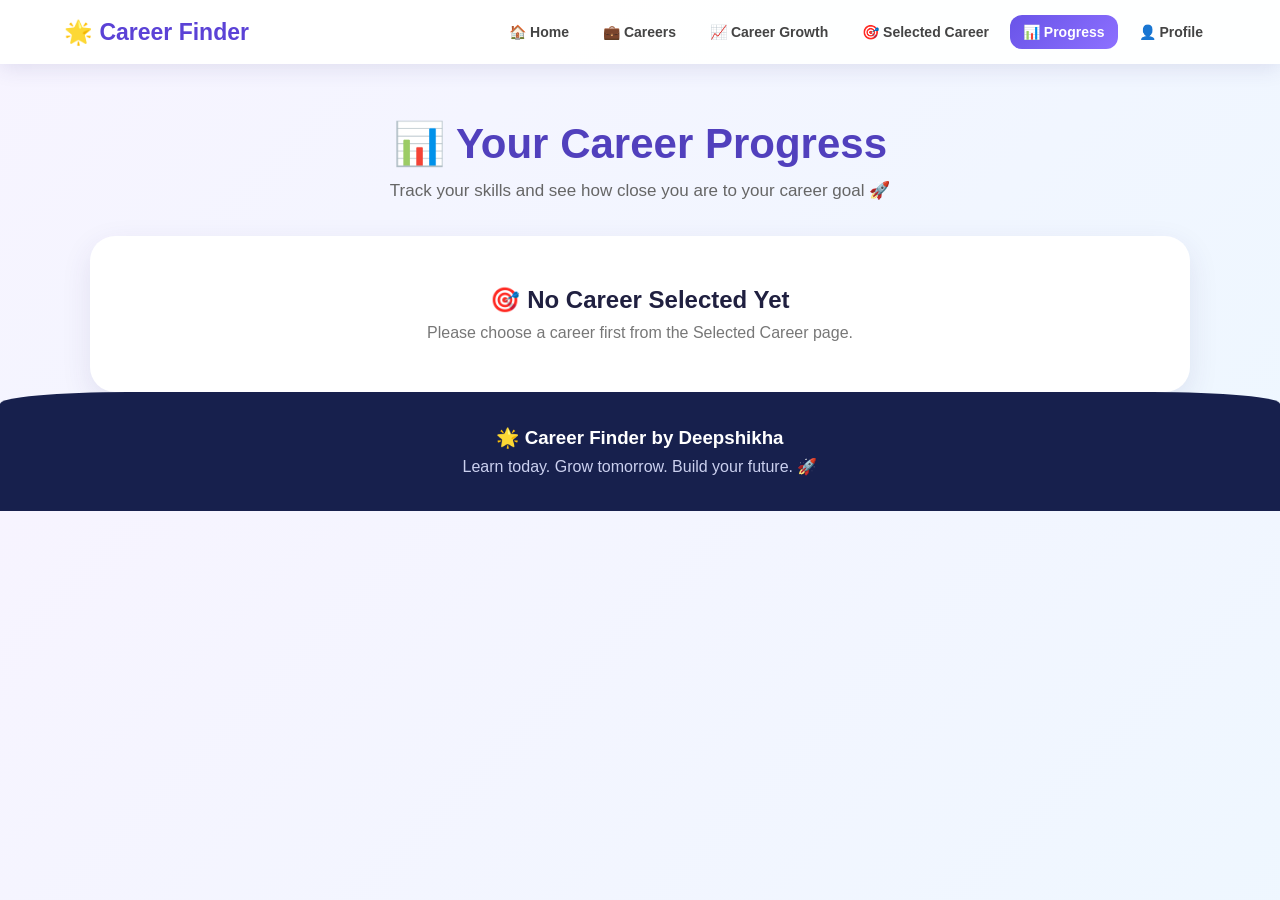
<file: progress.html>
<!DOCTYPE html>
<html lang="en">
<head>
<meta charset="UTF-8">
<meta name="viewport" content="width=device-width, initial-scale=1.0">

<title>Progress | Career Finder</title>

<style>

* {
    margin: 0;
    padding: 0;
    box-sizing: border-box;
    font-family: "Segoe UI", Arial, sans-serif;
}

body {
    background: linear-gradient(135deg, #f7f4ff, #eef7ff);
    color: #202040;
}

/* ================= NAVBAR ================= */

header {
    background: rgba(255,255,255,0.96);
    padding: 15px 5%;
    display: flex;
    align-items: center;
    justify-content: space-between;
    box-shadow: 0 4px 20px rgba(60,50,120,0.12);
    position: sticky;
    top: 0;
    z-index: 1000;
}

.logo {
    font-size: 23px;
    font-weight: 800;
    color: #5b42d6;
}

nav {
    display: flex;
    gap: 8px;
    flex-wrap: wrap;
    justify-content: center;
}

nav a {
    text-decoration: none;
    color: #444;
    padding: 9px 13px;
    border-radius: 12px;
    font-size: 14px;
    font-weight: 600;
    transition: 0.3s;
}

nav a:hover {
    background: #eeeaff;
    color: #5b42d6;
}

nav a.active {
    background: linear-gradient(135deg, #6954e8, #8d70ff);
    color: white;
}


/* ================= HERO ================= */

.hero {
    text-align: center;
    padding: 55px 20px 35px;
}

.hero h1 {
    font-size: 42px;
    color: #5140bd;
    margin-bottom: 12px;
}

.hero p {
    color: #666;
    font-size: 17px;
}


/* ================= MAIN ================= */

.container {
    width: 90%;
    max-width: 1100px;
    margin: auto;
}


/* ================= SELECTED CAREER ================= */

.selected-career {
    background: white;
    border-radius: 25px;
    padding: 30px;
    text-align: center;
    box-shadow: 0 10px 35px rgba(70,50,150,0.13);
    margin-bottom: 25px;
}

.selected-career h2 {
    color: #5744c8;
    margin-bottom: 12px;
}

#careerName {
    font-size: 30px;
    font-weight: 800;
    color: #222;
}

.no-career {
    color: #888;
}


/* ================= OVERALL PROGRESS ================= */

.overall {
    background: white;
    border-radius: 25px;
    padding: 30px;
    box-shadow: 0 10px 35px rgba(70,50,150,0.12);
    margin-bottom: 30px;
}

.overall-top {
    display: flex;
    justify-content: space-between;
    align-items: center;
    margin-bottom: 12px;
}

.overall-top h2 {
    color: #5140bd;
}

#overallPercent {
    font-size: 30px;
    font-weight: 800;
    color: #6652df;
}

.progress-bar {
    height: 18px;
    width: 100%;
    background: #e8e5f5;
    border-radius: 20px;
    overflow: hidden;
}

.progress-fill {
    height: 100%;
    width: 0%;
    background: linear-gradient(90deg, #6550e8, #a080ff);
    border-radius: 20px;
    transition: 0.5s;
}

.progress-message {
    margin-top: 14px;
    color: #666;
}


/* ================= STATS ================= */

.stats {
    display: grid;
    grid-template-columns: repeat(3, 1fr);
    gap: 18px;
    margin-bottom: 30px;
}

.stat-card {
    background: white;
    padding: 25px;
    border-radius: 20px;
    text-align: center;
    box-shadow: 0 7px 25px rgba(50,40,100,0.09);
}

.stat-card span {
    font-size: 30px;
}

.stat-card h3 {
    margin: 8px 0;
    color: #5542c7;
}

.stat-card p {
    color: #777;
}


/* ================= SKILLS ================= */

.skills-box {
    background: white;
    padding: 30px;
    border-radius: 25px;
    box-shadow: 0 10px 35px rgba(70,50,150,0.12);
    margin-bottom: 30px;
}

.skills-box h2 {
    color: #5140bd;
    margin-bottom: 8px;
}

.skills-subtitle {
    color: #777;
    margin-bottom: 25px;
}

.skill-card {
    background: #f9f8ff;
    border: 2px solid #eeeafa;
    padding: 20px;
    border-radius: 18px;
    margin-bottom: 15px;
    transition: 0.3s;
}

.skill-card:hover {
    transform: translateX(5px);
    border-color: #c8bfff;
}

.skill-top {
    display: flex;
    justify-content: space-between;
    align-items: center;
    margin-bottom: 10px;
}

.skill-name {
    font-size: 17px;
    font-weight: 700;
}

.skill-percent {
    color: #624ed8;
    font-weight: 800;
}

.skill-bar {
    width: 100%;
    height: 10px;
    background: #e5e2f0;
    border-radius: 20px;
    overflow: hidden;
    margin-bottom: 13px;
}

.skill-fill {
    height: 100%;
    width: 0%;
    background: linear-gradient(90deg, #6954e8, #9b82ff);
    border-radius: 20px;
    transition: 0.4s;
}

.skill-actions {
    display: flex;
    gap: 8px;
}

.skill-actions button {
    border: none;
    padding: 7px 13px;
    border-radius: 9px;
    cursor: pointer;
    font-weight: 700;
}

.minus {
    background: #ffe9e9;
    color: #b84b4b;
}

.plus {
    background: #e8e4ff;
    color: #5c49d2;
}

.complete {
    background: #ddf7ea;
    color: #18804d;
}


/* ================= MILESTONE ================= */

.milestone {
    background: white;
    padding: 30px;
    border-radius: 25px;
    box-shadow: 0 10px 35px rgba(70,50,150,0.12);
    margin-bottom: 60px;
}

.milestone h2 {
    color: #5140bd;
    margin-bottom: 20px;
}

.milestone-item {
    display: flex;
    align-items: center;
    gap: 15px;
    padding: 15px;
    border-radius: 15px;
    background: #f8f7ff;
    margin-bottom: 10px;
}

.milestone-icon {
    font-size: 28px;
}

.milestone-item.locked {
    opacity: 0.45;
}


/* ================= EMPTY ================= */

.empty-state {
    text-align: center;
    padding: 50px 20px;
    background: white;
    border-radius: 25px;
    box-shadow: 0 10px 30px rgba(60,50,120,0.1);
}

.empty-state h2 {
    margin-bottom: 10px;
}

.empty-state p {
    color: #777;
}


/* ================= FOOTER ================= */

footer {
    background: #17204d;
    color: white;
    text-align: center;
    padding: 35px 20px;
    border-radius: 10% 10% 0 0;
}

footer p {
    color: #cbd0ef;
    margin-top: 8px;
}


/* ================= RESPONSIVE ================= */

@media(max-width: 750px) {

    header {
        flex-direction: column;
        gap: 12px;
    }

    .hero h1 {
        font-size: 32px;
    }

    .stats {
        grid-template-columns: 1fr;
    }

    .overall-top {
        flex-direction: column;
        gap: 10px;
        align-items: flex-start;
    }
}

</style>
</head>


<body>


<!-- ================= NAVBAR ================= -->

<header>

    <div class="logo">🌟 Career Finder</div>

    <nav>

        <a href="index.html">🏠 Home</a>

        <a href="careers.html">💼 Careers</a>

        <a href="career-growth.html">📈 Career Growth</a>

        <a href="selected-career.html">
            🎯 Selected Career
        </a>

        <a href="progress.html" class="active">
            📊 Progress
        </a>

        <a href="profile.html">
            👤 Profile
        </a>

    </nav>

</header>


<!-- ================= HERO ================= -->

<section class="hero">

    <h1>📊 Your Career Progress</h1>

    <p>
        Track your skills and see how close you are to your career goal 🚀
    </p>

</section>


<div class="container" id="mainContent"></div>


<!-- ================= FOOTER ================= -->

<footer>

    <h3>🌟 Career Finder by Deepshikha</h3>

    <p>
        Learn today. Grow tomorrow. Build your future. 🚀
    </p>

</footer>


<script>


/* =====================================================
   CAREER SKILLS DATABASE
===================================================== */

const careerSkills = {


/* TECHNOLOGY */

"AI Engineer": [
    "Python",
    "Mathematics",
    "Statistics",
    "Machine Learning",
    "Deep Learning",
    "Data Handling",
    "Problem Solving"
],

"Machine Learning Engineer": [
    "Python",
    "Mathematics",
    "Statistics",
    "Machine Learning",
    "Data Structures",
    "Model Deployment",
    "Problem Solving"
],

"Software Engineer": [
    "Programming",
    "Data Structures",
    "Algorithms",
    "Git & GitHub",
    "Problem Solving",
    "Software Design",
    "Testing"
],

"Data Scientist": [
    "Python",
    "Statistics",
    "Mathematics",
    "Data Analysis",
    "Machine Learning",
    "Data Visualization",
    "SQL"
],

"Data Analyst": [
    "Excel",
    "SQL",
    "Statistics",
    "Data Visualization",
    "Python",
    "Critical Thinking"
],

"Cybersecurity Analyst": [
    "Networking",
    "Linux",
    "Cybersecurity",
    "Python",
    "Threat Analysis",
    "Cryptography",
    "Problem Solving"
],

"Ethical Hacker": [
    "Networking",
    "Linux",
    "Cybersecurity",
    "Python",
    "Web Security",
    "Penetration Testing"
],

"Cloud Engineer": [
    "Linux",
    "Networking",
    "Cloud Computing",
    "Python",
    "Security",
    "DevOps"
],

"DevOps Engineer": [
    "Linux",
    "Git",
    "Cloud Computing",
    "Docker",
    "CI/CD",
    "Python",
    "Automation"
],

"Web Developer": [
    "HTML",
    "CSS",
    "JavaScript",
    "Responsive Design",
    "Git",
    "Web Development"
],

"Frontend Developer": [
    "HTML",
    "CSS",
    "JavaScript",
    "React",
    "UI Design",
    "Responsive Design"
],

"Backend Developer": [
    "Programming",
    "APIs",
    "Databases",
    "SQL",
    "Server Development",
    "Security"
],

"Full Stack Developer": [
    "HTML",
    "CSS",
    "JavaScript",
    "Frontend Development",
    "Backend Development",
    "Databases",
    "Git"
],

"Mobile App Developer": [
    "Programming",
    "UI Design",
    "Mobile Development",
    "APIs",
    "Databases",
    "Testing"
],

"Game Developer": [
    "Programming",
    "Game Engines",
    "Mathematics",
    "Physics",
    "3D Concepts",
    "Problem Solving"
],

"UI/UX Designer": [
    "UI Design",
    "UX Research",
    "Wireframing",
    "Prototyping",
    "Typography",
    "User Psychology"
],

"Product Designer": [
    "UI Design",
    "UX Research",
    "Prototyping",
    "Design Thinking",
    "User Research",
    "Communication"
],

"Blockchain Developer": [
    "Programming",
    "Blockchain",
    "Cryptography",
    "Smart Contracts",
    "Databases",
    "Cybersecurity"
],

"Robotics Engineer": [
    "Programming",
    "Robotics",
    "Electronics",
    "Mathematics",
    "Physics",
    "Control Systems"
],

"Embedded Systems Engineer": [
    "C/C++",
    "Electronics",
    "Microcontrollers",
    "Programming",
    "Digital Logic",
    "Problem Solving"
],


/* ENGINEERING */

"Civil Engineer": [
    "Mathematics",
    "Physics",
    "Structural Design",
    "CAD",
    "Construction",
    "Problem Solving"
],

"Mechanical Engineer": [
    "Mathematics",
    "Physics",
    "CAD",
    "Mechanics",
    "Thermodynamics",
    "Problem Solving"
],

"Electrical Engineer": [
    "Mathematics",
    "Physics",
    "Circuit Design",
    "Electronics",
    "Programming",
    "Problem Solving"
],

"Electronics Engineer": [
    "Electronics",
    "Circuit Design",
    "Programming",
    "Digital Logic",
    "Microcontrollers",
    "Mathematics"
],

"Chemical Engineer": [
    "Chemistry",
    "Mathematics",
    "Physics",
    "Process Design",
    "Thermodynamics",
    "Problem Solving"
],

"Aerospace Engineer": [
    "Mathematics",
    "Physics",
    "Aerodynamics",
    "Programming",
    "CAD",
    "Mechanics"
],

"Automobile Engineer": [
    "Physics",
    "Mechanics",
    "Automobile Systems",
    "CAD",
    "Electronics",
    "Problem Solving"
],

"Environmental Engineer": [
    "Environmental Science",
    "Chemistry",
    "Mathematics",
    "Sustainability",
    "Data Analysis",
    "Problem Solving"
],

"Biomedical Engineer": [
    "Biology",
    "Physics",
    "Mathematics",
    "Engineering",
    "Medical Technology",
    "Programming"
],

"Nuclear Engineer": [
    "Physics",
    "Mathematics",
    "Nuclear Science",
    "Engineering",
    "Safety",
    "Data Analysis"
],


/* MEDICAL */

"Doctor": [
    "Biology",
    "Chemistry",
    "Medical Knowledge",
    "Communication",
    "Critical Thinking",
    "Patient Care"
],

"Surgeon": [
    "Biology",
    "Chemistry",
    "Anatomy",
    "Medical Knowledge",
    "Precision",
    "Decision Making"
],

"Dentist": [
    "Biology",
    "Chemistry",
    "Dental Science",
    "Anatomy",
    "Communication",
    "Precision"
],

"Pharmacist": [
    "Chemistry",
    "Biology",
    "Pharmacology",
    "Medical Knowledge",
    "Accuracy",
    "Communication"
],

"Nurse": [
    "Biology",
    "Patient Care",
    "Communication",
    "Medical Knowledge",
    "Teamwork",
    "Decision Making"
],

"Physiotherapist": [
    "Biology",
    "Anatomy",
    "Exercise Science",
    "Patient Care",
    "Communication",
    "Observation"
],

"Psychologist": [
    "Psychology",
    "Research",
    "Communication",
    "Observation",
    "Critical Thinking",
    "Statistics"
],

"Veterinarian": [
    "Biology",
    "Animal Science",
    "Chemistry",
    "Medical Knowledge",
    "Communication",
    "Observation"
],

"Radiologist": [
    "Biology",
    "Physics",
    "Medical Imaging",
    "Anatomy",
    "Technology",
    "Critical Thinking"
],

"Medical Lab Technologist": [
    "Biology",
    "Chemistry",
    "Laboratory Skills",
    "Medical Knowledge",
    "Accuracy",
    "Data Analysis"
],


/* SCIENCE */

"Astronomer": [
    "Physics",
    "Mathematics",
    "Astronomy",
    "Programming",
    "Data Analysis",
    "Research"
],

"Astrophysicist": [
    "Physics",
    "Mathematics",
    "Astronomy",
    "Programming",
    "Research",
    "Data Analysis"
],

"Physicist": [
    "Physics",
    "Mathematics",
    "Research",
    "Programming",
    "Data Analysis",
    "Problem Solving"
],

"Chemist": [
    "Chemistry",
    "Mathematics",
    "Laboratory Skills",
    "Research",
    "Data Analysis",
    "Safety"
],

"Biologist": [
    "Biology",
    "Research",
    "Laboratory Skills",
    "Data Analysis",
    "Observation",
    "Scientific Writing"
],

"Geologist": [
    "Geology",
    "Earth Science",
    "Chemistry",
    "Physics",
    "Field Research",
    "Data Analysis"
],

"Marine Scientist": [
    "Biology",
    "Marine Science",
    "Oceanography",
    "Research",
    "Data Analysis",
    "Field Work"
],

"Meteorologist": [
    "Physics",
    "Mathematics",
    "Weather Science",
    "Data Analysis",
    "Programming",
    "Research"
],

"Environmental Scientist": [
    "Environmental Science",
    "Biology",
    "Chemistry",
    "Data Analysis",
    "Research",
    "Sustainability"
],

"Research Scientist": [
    "Research",
    "Critical Thinking",
    "Data Analysis",
    "Scientific Writing",
    "Mathematics",
    "Problem Solving"
],


/* BUSINESS */

"Business Analyst": [
    "Business Knowledge",
    "Data Analysis",
    "Excel",
    "SQL",
    "Communication",
    "Problem Solving"
],

"Financial Analyst": [
    "Finance",
    "Mathematics",
    "Excel",
    "Data Analysis",
    "Economics",
    "Critical Thinking"
],

"Chartered Accountant": [
    "Accounting",
    "Mathematics",
    "Taxation",
    "Finance",
    "Auditing",
    "Excel"
],

"Company Secretary": [
    "Law",
    "Business",
    "Finance",
    "Communication",
    "Management",
    "Compliance"
],

"Investment Banker": [
    "Finance",
    "Economics",
    "Mathematics",
    "Financial Analysis",
    "Communication",
    "Excel"
],

"Economist": [
    "Economics",
    "Mathematics",
    "Statistics",
    "Data Analysis",
    "Research",
    "Critical Thinking"
],

"Actuary": [
    "Mathematics",
    "Statistics",
    "Probability",
    "Finance",
    "Data Analysis",
    "Risk Analysis"
],

"Bank Manager": [
    "Finance",
    "Banking",
    "Communication",
    "Leadership",
    "Management",
    "Customer Service"
],

"Entrepreneur": [
    "Business",
    "Communication",
    "Leadership",
    "Marketing",
    "Finance",
    "Problem Solving"
],

"Management Consultant": [
    "Business",
    "Data Analysis",
    "Strategy",
    "Communication",
    "Problem Solving",
    "Presentation"
],


/* MANAGEMENT */

"Project Manager": [
    "Project Management",
    "Leadership",
    "Communication",
    "Planning",
    "Problem Solving",
    "Teamwork"
],

"Product Manager": [
    "Product Strategy",
    "User Research",
    "Communication",
    "Data Analysis",
    "Leadership",
    "Problem Solving"
],

"HR Manager": [
    "Communication",
    "Leadership",
    "Human Resources",
    "Recruitment",
    "Conflict Resolution",
    "Management"
],

"Operations Manager": [
    "Management",
    "Planning",
    "Leadership",
    "Data Analysis",
    "Operations",
    "Problem Solving"
],

"Marketing Manager": [
    "Marketing",
    "Communication",
    "Market Research",
    "Data Analysis",
    "Creativity",
    "Leadership"
],

"Sales Manager": [
    "Sales",
    "Communication",
    "Negotiation",
    "Leadership",
    "Customer Relations",
    "Strategy"
],

"Supply Chain Manager": [
    "Logistics",
    "Supply Chain",
    "Planning",
    "Data Analysis",
    "Management",
    "Problem Solving"
],

"Business Development Manager": [
    "Business",
    "Communication",
    "Sales",
    "Negotiation",
    "Market Research",
    "Networking"
],

"Risk Manager": [
    "Risk Analysis",
    "Finance",
    "Statistics",
    "Data Analysis",
    "Critical Thinking",
    "Decision Making"
],

"Quality Manager": [
    "Quality Control",
    "Data Analysis",
    "Management",
    "Problem Solving",
    "Communication",
    "Process Improvement"
],


/* LAW & GOVERNMENT */

"Lawyer": [
    "Law",
    "Research",
    "Communication",
    "Critical Thinking",
    "Writing",
    "Argumentation"
],

"Judge": [
    "Law",
    "Legal Research",
    "Critical Thinking",
    "Decision Making",
    "Communication",
    "Ethics"
],

"Government Officer": [
    "General Knowledge",
    "Communication",
    "Administration",
    "Problem Solving",
    "Leadership",
    "Decision Making"
],

"IAS Officer": [
    "General Knowledge",
    "Current Affairs",
    "Administration",
    "Leadership",
    "Communication",
    "Decision Making"
],

"IPS Officer": [
    "General Knowledge",
    "Law",
    "Leadership",
    "Physical Fitness",
    "Decision Making",
    "Communication"
],

"Diplomat": [
    "International Relations",
    "Communication",
    "Languages",
    "Negotiation",
    "Current Affairs",
    "Critical Thinking"
],

"Policy Analyst": [
    "Research",
    "Data Analysis",
    "Economics",
    "Policy Knowledge",
    "Writing",
    "Critical Thinking"
],

"Legal Advisor": [
    "Law",
    "Legal Research",
    "Writing",
    "Communication",
    "Critical Thinking",
    "Business Knowledge"
],

"Public Prosecutor": [
    "Law",
    "Legal Research",
    "Argumentation",
    "Communication",
    "Evidence Analysis",
    "Critical Thinking"
],

"Tax Consultant": [
    "Taxation",
    "Accounting",
    "Finance",
    "Law",
    "Mathematics",
    "Communication"
],


/* EDUCATION */

"School Teacher": [
    "Subject Knowledge",
    "Communication",
    "Teaching",
    "Classroom Management",
    "Technology",
    "Patience"
],

"College Professor": [
    "Subject Knowledge",
    "Research",
    "Communication",
    "Teaching",
    "Presentation",
    "Critical Thinking"
],

"University Researcher": [
    "Research",
    "Data Analysis",
    "Scientific Writing",
    "Critical Thinking",
    "Subject Knowledge",
    "Communication"
],

"Online Educator": [
    "Subject Knowledge",
    "Communication",
    "Teaching",
    "Video Creation",
    "Technology",
    "Presentation"
],

"Education Counselor": [
    "Communication",
    "Counseling",
    "Psychology",
    "Career Knowledge",
    "Listening",
    "Problem Solving"
],

"Instructional Designer": [
    "Education",
    "Design",
    "Technology",
    "Communication",
    "Research",
    "Content Creation"
],

"Special Education Teacher": [
    "Teaching",
    "Communication",
    "Psychology",
    "Patience",
    "Special Education",
    "Classroom Management"
],

"Librarian": [
    "Library Science",
    "Research",
    "Organization",
    "Technology",
    "Communication",
    "Information Management"
],

"Sports Coach": [
    "Sports Knowledge",
    "Training",
    "Leadership",
    "Communication",
    "Fitness",
    "Motivation"
],

"Fitness Trainer": [
    "Fitness",
    "Exercise Science",
    "Nutrition Basics",
    "Communication",
    "Training",
    "Motivation"
],


/* ARTS & MEDIA */

"Graphic Designer": [
    "Graphic Design",
    "Typography",
    "Color Theory",
    "Adobe Tools",
    "Creativity",
    "Visual Communication"
],

"Animator": [
    "Animation",
    "Drawing",
    "3D Design",
    "Storytelling",
    "Design Software",
    "Creativity"
],

"Film Director": [
    "Storytelling",
    "Film Production",
    "Leadership",
    "Communication",
    "Visual Design",
    "Creativity"
],

"Photographer": [
    "Photography",
    "Composition",
    "Lighting",
    "Photo Editing",
    "Creativity",
    "Visual Storytelling"
],

"Video Editor": [
    "Video Editing",
    "Storytelling",
    "Audio Editing",
    "Color Correction",
    "Creativity",
    "Editing Software"
],

"Content Creator": [
    "Content Creation",
    "Communication",
    "Video Editing",
    "Writing",
    "Social Media",
    "Creativity"
],

"Writer": [
    "Writing",
    "Grammar",
    "Research",
    "Storytelling",
    "Creativity",
    "Communication"
],

"Journalist": [
    "Writing",
    "Research",
    "Communication",
    "Current Affairs",
    "Interviewing",
    "Critical Thinking"
],

"Fashion Designer": [
    "Fashion Design",
    "Drawing",
    "Textiles",
    "Creativity",
    "Color Theory",
    "Design"
],

"Interior Designer": [
    "Interior Design",
    "Drawing",
    "Space Planning",
    "Color Theory",
    "CAD",
    "Creativity"
]

};


/* =====================================================
   COMMON SKILLS FOR CAREERS NOT EXPLICITLY LISTED
===================================================== */

const commonSkills = [
    "Communication",
    "Problem Solving",
    "Critical Thinking",
    "Teamwork",
    "Time Management",
    "Technology"
];


/* =====================================================
   GET SELECTED CAREER
===================================================== */

const selectedCareer =
    localStorage.getItem("selectedCareer");


/* =====================================================
   MAIN CONTENT
===================================================== */

const mainContent =
    document.getElementById("mainContent");


if(!selectedCareer) {

    mainContent.innerHTML = `

        <div class="empty-state">

            <h2>🎯 No Career Selected Yet</h2>

            <p>
                Please choose a career first from the
                Selected Career page.
            </p>

        </div>

    `;

} else {

    renderProgress(selectedCareer);

}


/* =====================================================
   RENDER PROGRESS
===================================================== */

function renderProgress(career) {

    let skills =
        careerSkills[career];

    if(!skills) {

        skills = commonSkills;

    }

    const storageKey =
        "skillProgress_" + career;

    let saved =
        JSON.parse(
            localStorage.getItem(storageKey)
        ) || {};


    /* Make sure every skill has a value */

    skills.forEach(skill => {

        if(saved[skill] === undefined) {

            saved[skill] = 0;

        }

    });


    localStorage.setItem(
        storageKey,
        JSON.stringify(saved)
    );


    mainContent.innerHTML = `

        <!-- SELECTED CAREER -->

        <section class="selected-career">

            <h2>🎯 Your Chosen Career</h2>

            <div id="careerName">
                ${career}
            </div>

        </section>


        <!-- OVERALL -->

        <section class="overall">

            <div class="overall-top">

                <h2>🚀 Overall Career Progress</h2>

                <span id="overallPercent">
                    0%
                </span>

            </div>

            <div class="progress-bar">

                <div
                    class="progress-fill"
                    id="overallFill">
                </div>

            </div>

            <p
                class="progress-message"
                id="progressMessage">
                Start learning your required skills!
            </p>

        </section>


        <!-- STATS -->

        <section class="stats">

            <div class="stat-card">

                <span>📚</span>

                <h3 id="totalSkills">
                    0
                </h3>

                <p>Total Skills</p>

            </div>


            <div class="stat-card">

                <span>✅</span>

                <h3 id="completedSkills">
                    0
                </h3>

                <p>Completed Skills</p>

            </div>


            <div class="stat-card">

                <span>🔥</span>

                <h3 id="remainingSkills">
                    0
                </h3>

                <p>Skills Remaining</p>

            </div>

        </section>


        <!-- SKILLS -->

        <section class="skills-box">

            <h2>🧠 Skills You Need</h2>

            <p class="skills-subtitle">
                Improve each skill and track your progress.
            </p>

            <div id="skillsContainer"></div>

        </section>


        <!-- MILESTONES -->

        <section class="milestone">

            <h2>🏆 Your Milestones</h2>

            <div
                id="milestones">
            </div>

        </section>

    `;


    const skillsContainer =
        document.getElementById("skillsContainer");


    /* CREATE SKILL CARDS */

    skills.forEach((skill, index) => {

        const value =
            saved[skill] || 0;

        const card =
            document.createElement("div");

        card.className =
            "skill-card";

        card.innerHTML = `

            <div class="skill-top">

                <span class="skill-name">
                    ${getSkillIcon(skill)}
                    ${skill}
                </span>

                <span
                    class="skill-percent"
                    id="percent-${index}">
                    ${value}%
                </span>

            </div>


            <div class="skill-bar">

                <div
                    class="skill-fill"
                    id="fill-${index}"
                    style="width:${value}%">
                </div>

            </div>


            <div class="skill-actions">

                <button
                    class="minus"
                    onclick="changeSkill(
                        '${escapeSkill(skill)}',
                        -10
                    )">
                    −10
                </button>


                <button
                    class="plus"
                    onclick="changeSkill(
                        '${escapeSkill(skill)}',
                        10
                    )">
                    +10
                </button>


                <button
                    class="complete"
                    onclick="completeSkill(
                        '${escapeSkill(skill)}'
                    )">
                    ✓ Complete
                </button>

            </div>

        `;

        skillsContainer.appendChild(card);

    });


    updateProgress(career, skills, saved);

}


/* =====================================================
   CHANGE SKILL
===================================================== */

function changeSkill(skill, amount) {

    const career =
        localStorage.getItem("selectedCareer");

    const storageKey =
        "skillProgress_" + career;

    let saved =
        JSON.parse(
            localStorage.getItem(storageKey)
        ) || {};

    saved[skill] =
        Math.max(
            0,
            Math.min(
                100,
                (saved[skill] || 0) + amount
            )
        );

    localStorage.setItem(
        storageKey,
        JSON.stringify(saved)
    );

    renderProgress(career);

}


/* =====================================================
   COMPLETE SKILL
===================================================== */

function completeSkill(skill) {

    const career =
        localStorage.getItem("selectedCareer");

    const storageKey =
        "skillProgress_" + career;

    let saved =
        JSON.parse(
            localStorage.getItem(storageKey)
        ) || {};

    saved[skill] = 100;

    localStorage.setItem(
        storageKey,
        JSON.stringify(saved)
    );

    renderProgress(career);

}


/* =====================================================
   UPDATE OVERALL
===================================================== */

function updateProgress(
    career,
    skills,
    saved
) {

    let total = 0;

    let completed = 0;

    skills.forEach(skill => {

        const value =
            saved[skill] || 0;

        total += value;

        if(value === 100) {

            completed++;

        }

    });


    const overall =
        Math.round(
            total / skills.length
        );


    document.getElementById(
        "overallPercent"
    ).innerText =
        overall + "%";


    document.getElementById(
        "overallFill"
    ).style.width =
        overall + "%";


    document.getElementById(
        "totalSkills"
    ).innerText =
        skills.length;


    document.getElementById(
        "completedSkills"
    ).innerText =
        completed;


    document.getElementById(
        "remainingSkills"
    ).innerText =
        skills.length - completed;


    /* MESSAGE */

    const message =
        document.getElementById(
            "progressMessage"
        );


    if(overall === 0) {

        message.innerText =
            "🌱 Start learning your required skills!";

    }

    else if(overall < 25) {

        message.innerText =
            "🌱 Great start! Keep learning.";

    }

    else if(overall < 50) {

        message.innerText =
            "🔥 You're making progress!";

    }

    else if(overall < 75) {

        message.innerText =
            "🚀 You're halfway there!";

    }

    else if(overall < 100) {

        message.innerText =
            "⭐ Amazing! You're almost ready!";

    }

    else {

        message.innerText =
            "🏆 Fantastic! You've completed all listed skills!";

    }


    updateMilestones(overall);

}


/* =====================================================
   MILESTONES
===================================================== */

function updateMilestones(progress) {

    const container =
        document.getElementById(
            "milestones"
        );


    const milestones = [

        {
            value: 25,
            icon: "🌱",
            title: "First Step",
            text: "You reached 25% progress!"
        },

        {
            value: 50,
            icon: "🔥",
            title: "Halfway Hero",
            text: "You reached 50% progress!"
        },

        {
            value: 75,
            icon: "🚀",
            title: "Almost There",
            text: "You reached 75% progress!"
        },

        {
            value: 100,
            icon: "🏆",
            title: "Career Ready",
            text: "You reached 100% progress!"
        }

    ];


    container.innerHTML = "";


    milestones.forEach(item => {

        const div =
            document.createElement("div");

        div.className =
            "milestone-item";


        if(progress < item.value) {

            div.classList.add(
                "locked"
            );

        }


        div.innerHTML = `

            <div class="milestone-icon">
                ${item.icon}
            </div>

            <div>

                <strong>
                    ${item.title}
                </strong>

                <p>
                    ${progress >= item.value
                        ? item.text
                        : "🔒 Complete more skills to unlock"
                    }
                </p>

            </div>

        `;


        container.appendChild(div);

    });

}


/* =====================================================
   SKILL ICONS
===================================================== */

function getSkillIcon(skill) {

    const icons = {

        "Python": "🐍",
        "Mathematics": "📐",
        "Statistics": "📊",
        "Machine Learning": "🧠",
        "Deep Learning": "🤖",
        "Programming": "💻",
        "Data Analysis": "📈",
        "SQL": "🗃️",
        "HTML": "🌐",
        "CSS": "🎨",
        "JavaScript": "⚡",
        "React": "⚛️",
        "Cybersecurity": "🔐",
        "Networking": "🌐",
        "Linux": "🐧",
        "Git": "🔧",
        "Cloud Computing": "☁️",
        "Communication": "💬",
        "Leadership": "👑",
        "Research": "🔬",
        "Physics": "⚛️",
        "Chemistry": "🧪",
        "Biology": "🧬",
        "Finance": "💰",
        "Marketing": "📢",
        "Design": "🎨",
        "Creativity": "✨",
        "Writing": "✍️",
        "Law": "⚖️",
        "Teaching": "📚",
        "Photography": "📷",
        "Video Editing": "🎬",
        "Problem Solving": "🧩",
        "Critical Thinking": "🧠",
        "Teamwork": "🤝"

    };

    return icons[skill] || "⭐";

}


/* =====================================================
   ESCAPE
===================================================== */

function escapeSkill(text) {

    return text
        .replace(/\\/g, "\\\\")
        .replace(/'/g, "\\'");

}


</script>

</body>
</html>
</file>
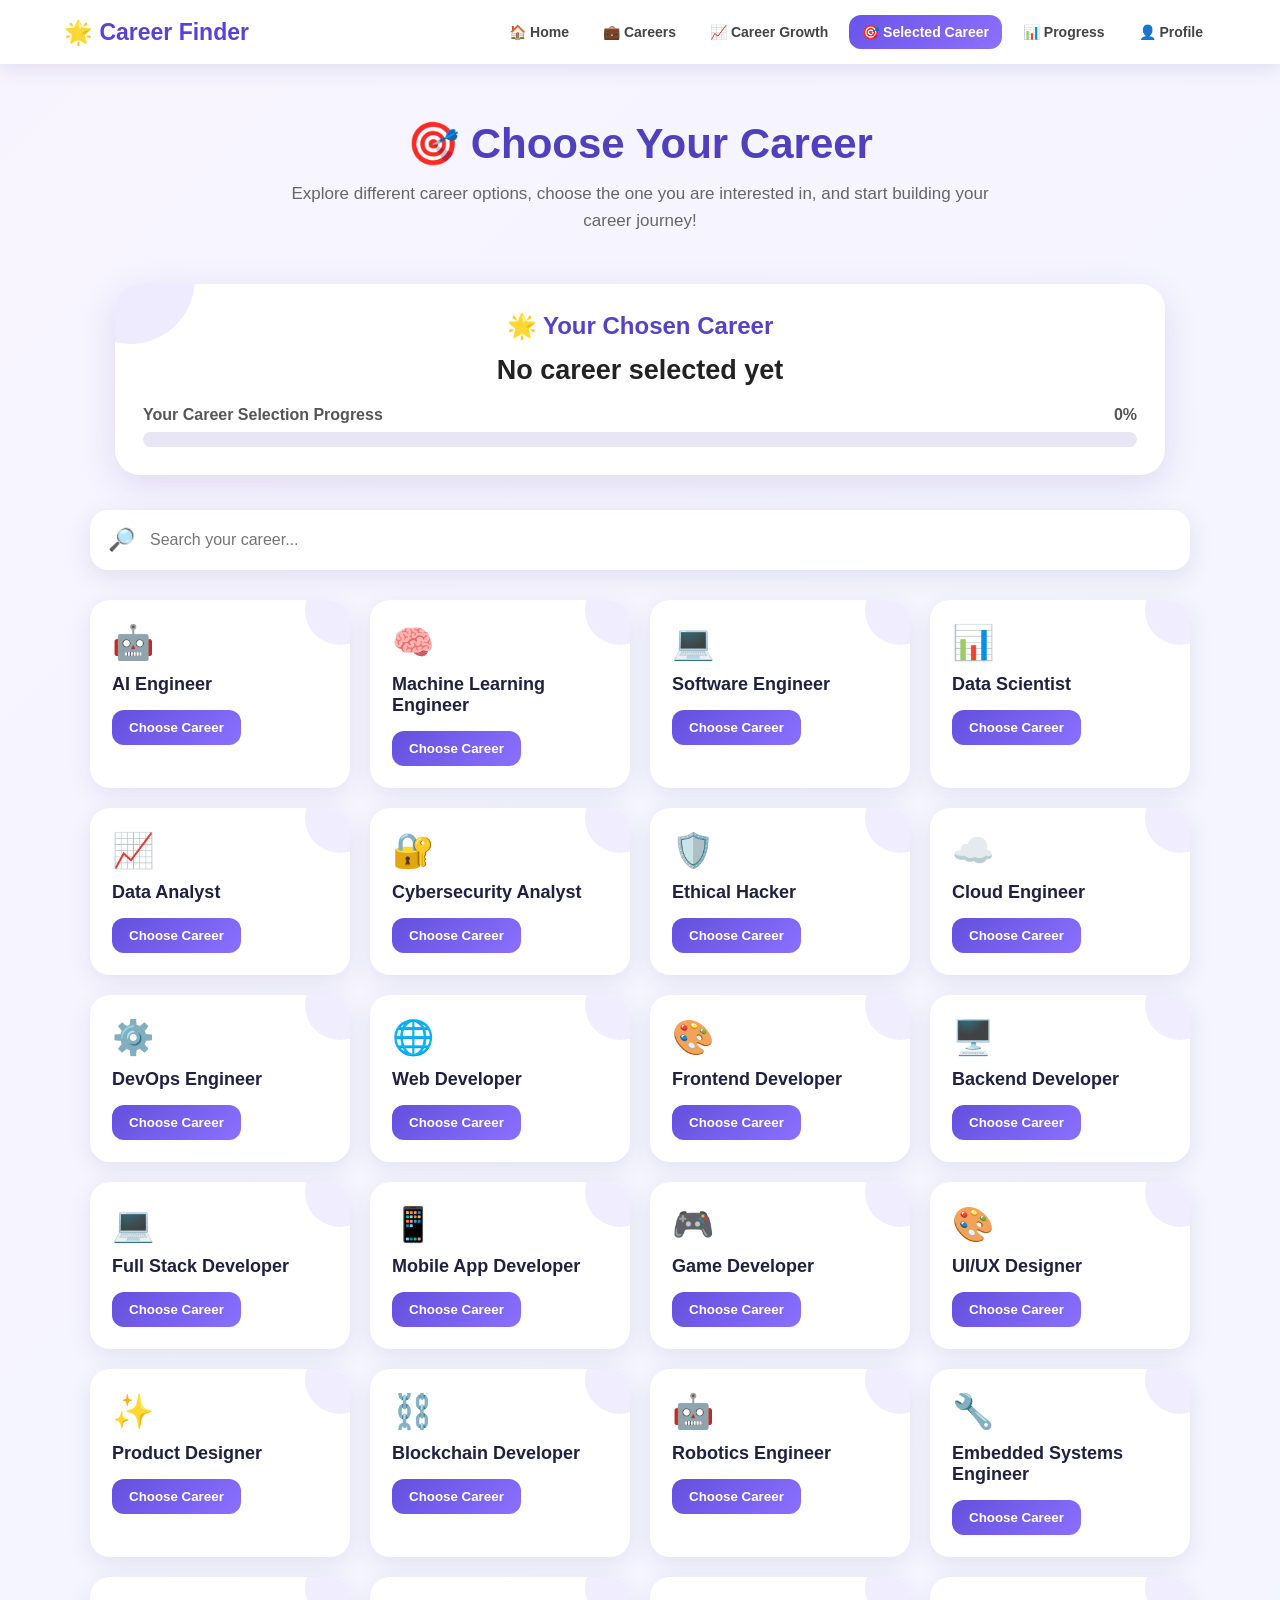
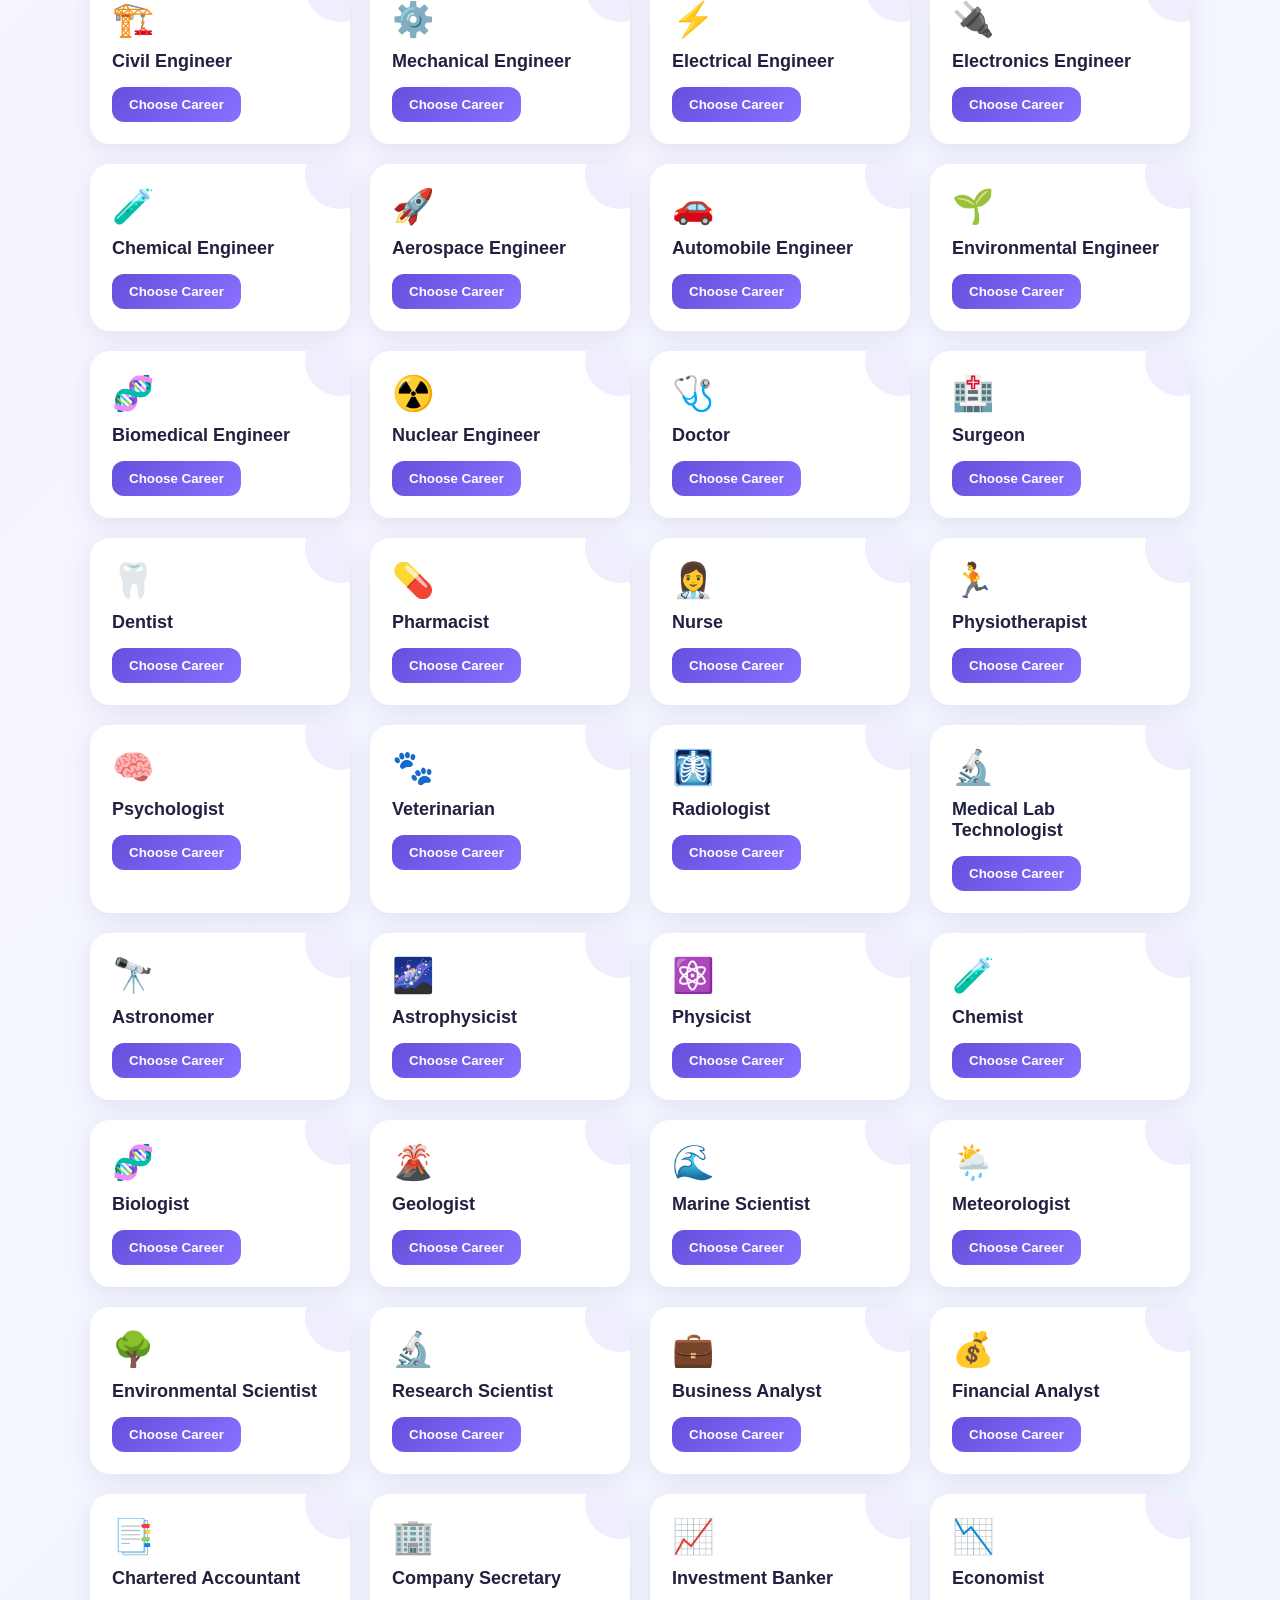
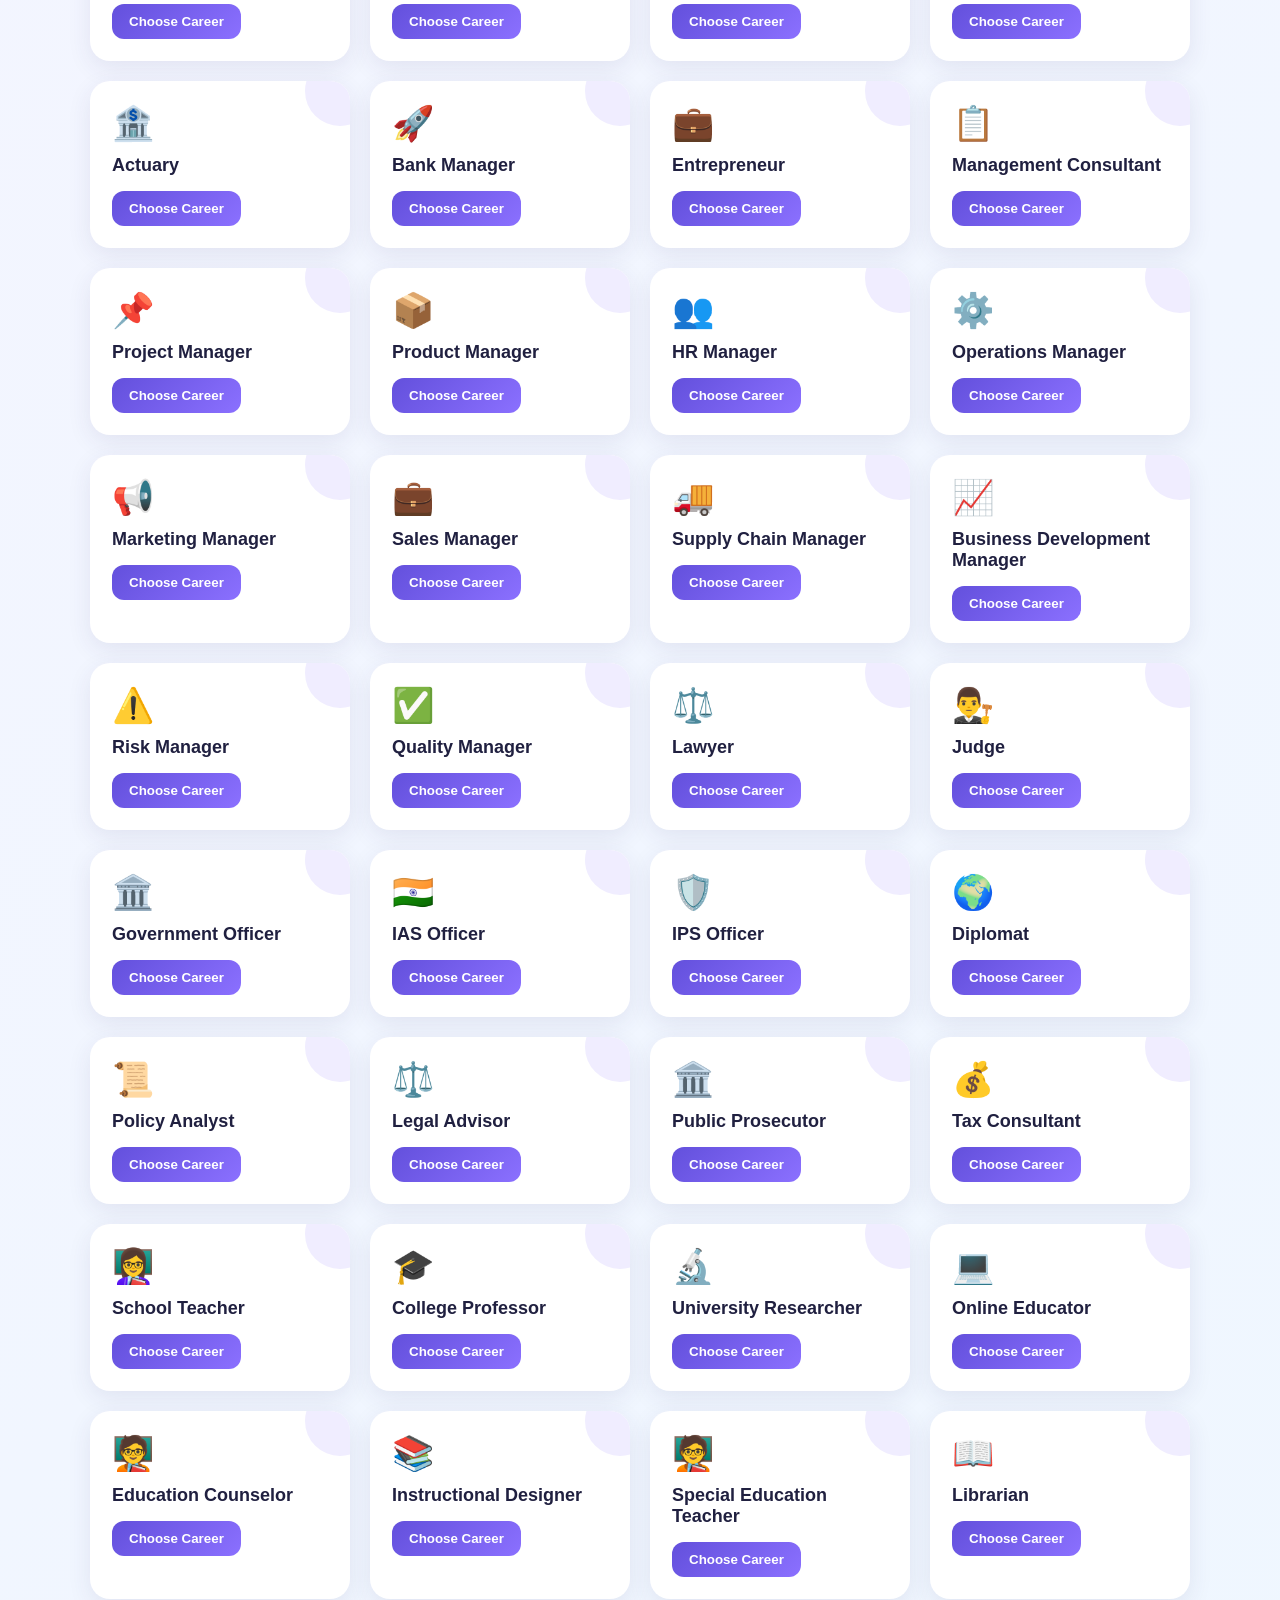
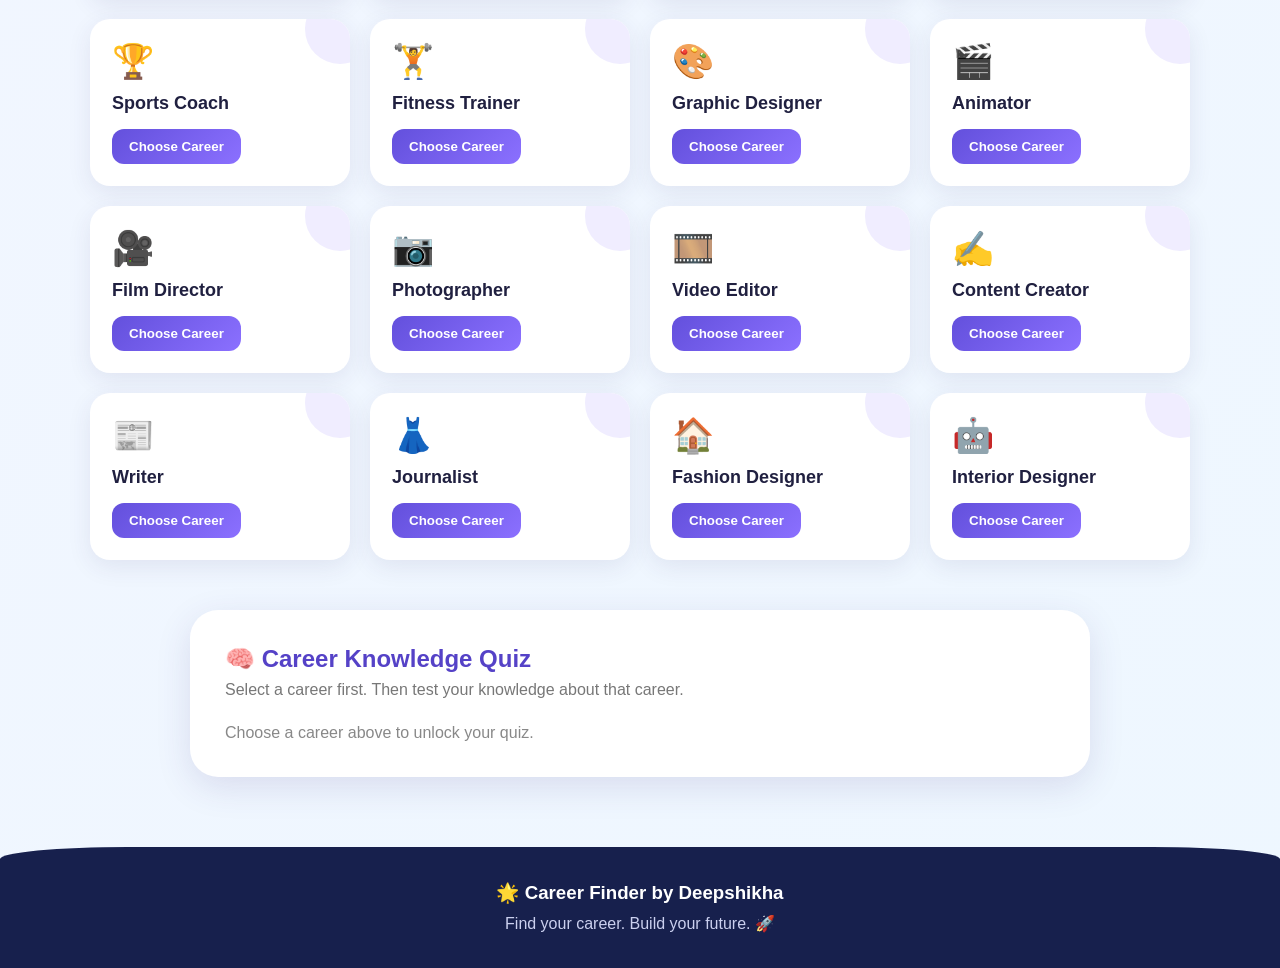
<file: selected-career.html>
<!DOCTYPE html>
<html lang="en">
<head>
<meta charset="UTF-8">
<meta name="viewport" content="width=device-width, initial-scale=1.0">

<title>Selected Career | Career Finder</title>

<style>
* {
    margin: 0;
    padding: 0;
    box-sizing: border-box;
    font-family: "Segoe UI", Arial, sans-serif;
}

body {
    background: linear-gradient(135deg, #f7f4ff, #eef7ff);
    color: #202040;
}

/* ================= NAVBAR ================= */

header {
    background: rgba(255,255,255,0.95);
    padding: 15px 5%;
    display: flex;
    align-items: center;
    justify-content: space-between;
    box-shadow: 0 4px 20px rgba(60,50,120,0.12);
    position: sticky;
    top: 0;
    z-index: 1000;
}

.logo {
    font-size: 23px;
    font-weight: 800;
    color: #5b42d6;
}

nav {
    display: flex;
    gap: 8px;
    flex-wrap: wrap;
    justify-content: center;
}

nav a {
    text-decoration: none;
    color: #444;
    padding: 9px 13px;
    border-radius: 12px;
    font-size: 14px;
    font-weight: 600;
    transition: 0.3s;
}

nav a:hover {
    background: #eeeaff;
    color: #5b42d6;
}

nav a.active {
    background: linear-gradient(135deg, #6954e8, #8d70ff);
    color: white;
}

/* ================= HERO ================= */

.hero {
    text-align: center;
    padding: 55px 20px 35px;
}

.hero h1 {
    font-size: 42px;
    color: #5140bd;
    margin-bottom: 12px;
}

.hero p {
    max-width: 700px;
    margin: auto;
    color: #666;
    font-size: 17px;
    line-height: 1.6;
}

/* ================= SELECTED CAREER ================= */

.selected-box {
    width: 90%;
    max-width: 1050px;
    margin: 15px auto 35px;
    padding: 28px;
    border-radius: 25px;
    background: white;
    box-shadow: 0 10px 35px rgba(70,50,150,0.13);
    text-align: center;
    position: relative;
    overflow: hidden;
}

.selected-box::before {
    content: "";
    position: absolute;
    width: 130px;
    height: 130px;
    background: #eeeaff;
    border-radius: 50%;
    top: -70px;
    left: -50px;
}

.selected-box h2 {
    color: #5542c7;
    margin-bottom: 15px;
}

#selectedCareer {
    font-size: 27px;
    font-weight: 800;
    color: #222;
    margin-bottom: 15px;
}

.empty {
    color: #888;
    font-size: 16px;
}

/* ================= PROGRESS ================= */

.progress-area {
    margin-top: 20px;
}

.progress-text {
    display: flex;
    justify-content: space-between;
    margin-bottom: 8px;
    font-weight: 700;
    color: #555;
}

.progress-bar {
    width: 100%;
    height: 15px;
    background: #e8e5f5;
    border-radius: 20px;
    overflow: hidden;
}

.progress-fill {
    width: 0%;
    height: 100%;
    background: linear-gradient(90deg, #6550e8, #a080ff);
    border-radius: 20px;
    transition: 0.7s;
}

/* ================= SEARCH ================= */

.search-section {
    width: 90%;
    max-width: 1100px;
    margin: auto;
}

.search-box {
    display: flex;
    align-items: center;
    background: white;
    border-radius: 18px;
    padding: 6px 18px;
    box-shadow: 0 7px 25px rgba(50,40,100,0.1);
    margin-bottom: 30px;
}

.search-box span {
    font-size: 22px;
}

.search-box input {
    width: 100%;
    border: none;
    outline: none;
    padding: 15px;
    font-size: 16px;
}

/* ================= CAREER GRID ================= */

.career-grid {
    display: grid;
    grid-template-columns: repeat(auto-fit, minmax(235px, 1fr));
    gap: 20px;
    margin-bottom: 50px;
}

.career-card {
    background: white;
    border-radius: 20px;
    padding: 22px;
    box-shadow: 0 7px 25px rgba(50,40,100,0.09);
    transition: 0.35s;
    position: relative;
    overflow: hidden;
}

.career-card::after {
    content: "";
    position: absolute;
    width: 70px;
    height: 70px;
    background: #f0edff;
    border-radius: 50%;
    right: -25px;
    top: -25px;
}

.career-card:hover {
    transform: translateY(-7px);
    box-shadow: 0 14px 35px rgba(70,50,160,0.18);
}

.career-icon {
    font-size: 34px;
    margin-bottom: 12px;
}

.career-card h3 {
    font-size: 18px;
    margin-bottom: 15px;
}

.choose-btn {
    border: none;
    background: linear-gradient(135deg, #6350dc, #8b70ff);
    color: white;
    padding: 10px 17px;
    border-radius: 12px;
    cursor: pointer;
    font-weight: 700;
    transition: 0.3s;
}

.choose-btn:hover {
    transform: scale(1.05);
}

.choose-btn.selected {
    background: #20a36a;
}

/* ================= QUIZ ================= */

.quiz-section {
    width: 90%;
    max-width: 900px;
    margin: 30px auto 70px;
    background: white;
    padding: 35px;
    border-radius: 28px;
    box-shadow: 0 10px 35px rgba(60,50,120,0.13);
}

.quiz-section h2 {
    color: #5542c7;
    margin-bottom: 8px;
}

.quiz-subtitle {
    color: #777;
    margin-bottom: 25px;
}

.quiz-question {
    background: #f8f7ff;
    padding: 22px;
    border-radius: 18px;
    margin-bottom: 18px;
}

.quiz-question h3 {
    margin-bottom: 15px;
}

.option {
    display: block;
    background: white;
    border: 2px solid #e4e0f5;
    padding: 12px;
    border-radius: 12px;
    margin: 9px 0;
    cursor: pointer;
    transition: 0.25s;
}

.option:hover {
    border-color: #7460e8;
    background: #f5f2ff;
}

.option input {
    margin-right: 8px;
}

.submit-quiz {
    border: none;
    background: linear-gradient(135deg, #5d49d8, #8a6fff);
    color: white;
    padding: 13px 25px;
    border-radius: 13px;
    cursor: pointer;
    font-size: 16px;
    font-weight: 700;
}

.quiz-result {
    margin-top: 20px;
    padding: 18px;
    background: #eefbf5;
    color: #147a4c;
    border-radius: 15px;
    display: none;
    font-weight: 700;
}

/* ================= FOOTER ================= */

footer {
    background: #17204d;
    color: white;
    text-align: center;
    padding: 35px 20px;
    border-radius: 10% 10% 0 0;
}

footer h3 {
    margin-bottom: 10px;
}

footer p {
    color: #cbd0ef;
}

/* ================= RESPONSIVE ================= */

@media(max-width: 800px) {

    header {
        flex-direction: column;
        gap: 12px;
    }

    .hero h1 {
        font-size: 32px;
    }

    nav a {
        font-size: 12px;
        padding: 7px 9px;
    }
}
</style>
</head>

<body>

<!-- ================= NAVBAR ================= -->

<header>

    <div class="logo">🌟 Career Finder</div>

    <nav>
        <a href="index.html">🏠 Home</a>
        <a href="careers.html">💼 Careers</a>
        <a href="career-growth.html">📈 Career Growth</a>
        <a href="selected-career.html" class="active">🎯 Selected Career</a>
        <a href="progress.html">📊 Progress</a>
        <a href="profile.html">👤 Profile</a>
    </nav>

</header>


<!-- ================= HERO ================= -->

<section class="hero">

    <h1>🎯 Choose Your Career</h1>

    <p>
        Explore different career options, choose the one you are interested in,
        and start building your career journey!
    </p>

</section>


<!-- ================= SELECTED CAREER ================= -->

<section class="selected-box">

    <h2>🌟 Your Chosen Career</h2>

    <div id="selectedCareer" class="empty">
        No career selected yet
    </div>

    <div class="progress-area">

        <div class="progress-text">
            <span>Your Career Selection Progress</span>
            <span id="progressPercent">0%</span>
        </div>

        <div class="progress-bar">
            <div class="progress-fill" id="progressFill"></div>
        </div>

    </div>

</section>


<!-- ================= SEARCH + CAREERS ================= -->

<section class="search-section">

    <div class="search-box">
        <span>🔎</span>
        <input
            type="text"
            id="searchInput"
            placeholder="Search your career...">
    </div>

    <div class="career-grid" id="careerGrid"></div>

</section>


<!-- ================= QUIZ ================= -->

<section class="quiz-section">

    <h2>🧠 Career Knowledge Quiz</h2>

    <p class="quiz-subtitle">
        Select a career first. Then test your knowledge about that career.
    </p>

    <div id="quizContainer">

        <p class="empty">
            Choose a career above to unlock your quiz.
        </p>

    </div>

</section>


<!-- ================= FOOTER ================= -->

<footer>

    <h3>🌟 Career Finder by Deepshikha</h3>

    <p>
        Find your career. Build your future. 🚀
    </p>

</footer>


<script>

/* =====================================================
   100 CAREERS
===================================================== */

const careers = [

    "AI Engineer",
    "Machine Learning Engineer",
    "Software Engineer",
    "Data Scientist",
    "Data Analyst",
    "Cybersecurity Analyst",
    "Ethical Hacker",
    "Cloud Engineer",
    "DevOps Engineer",
    "Web Developer",

    "Frontend Developer",
    "Backend Developer",
    "Full Stack Developer",
    "Mobile App Developer",
    "Game Developer",
    "UI/UX Designer",
    "Product Designer",
    "Blockchain Developer",
    "Robotics Engineer",
    "Embedded Systems Engineer",

    "Civil Engineer",
    "Mechanical Engineer",
    "Electrical Engineer",
    "Electronics Engineer",
    "Chemical Engineer",
    "Aerospace Engineer",
    "Automobile Engineer",
    "Environmental Engineer",
    "Biomedical Engineer",
    "Nuclear Engineer",

    "Doctor",
    "Surgeon",
    "Dentist",
    "Pharmacist",
    "Nurse",
    "Physiotherapist",
    "Psychologist",
    "Veterinarian",
    "Radiologist",
    "Medical Lab Technologist",

    "Astronomer",
    "Astrophysicist",
    "Physicist",
    "Chemist",
    "Biologist",
    "Geologist",
    "Marine Scientist",
    "Meteorologist",
    "Environmental Scientist",
    "Research Scientist",

    "Business Analyst",
    "Financial Analyst",
    "Chartered Accountant",
    "Company Secretary",
    "Investment Banker",
    "Economist",
    "Actuary",
    "Bank Manager",
    "Entrepreneur",
    "Management Consultant",

    "Project Manager",
    "Product Manager",
    "HR Manager",
    "Operations Manager",
    "Marketing Manager",
    "Sales Manager",
    "Supply Chain Manager",
    "Business Development Manager",
    "Risk Manager",
    "Quality Manager",

    "Lawyer",
    "Judge",
    "Government Officer",
    "IAS Officer",
    "IPS Officer",
    "Diplomat",
    "Policy Analyst",
    "Legal Advisor",
    "Public Prosecutor",
    "Tax Consultant",

    "School Teacher",
    "College Professor",
    "University Researcher",
    "Online Educator",
    "Education Counselor",
    "Instructional Designer",
    "Special Education Teacher",
    "Librarian",
    "Sports Coach",
    "Fitness Trainer",

    "Graphic Designer",
    "Animator",
    "Film Director",
    "Photographer",
    "Video Editor",
    "Content Creator",
    "Writer",
    "Journalist",
    "Fashion Designer",
    "Interior Designer"

];


/* =====================================================
   ICONS
===================================================== */

const icons = [
    "🤖","🧠","💻","📊","📈",
    "🔐","🛡️","☁️","⚙️","🌐",
    "🎨","🖥️","💻","📱","🎮",
    "🎨","✨","⛓️","🤖","🔧",
    "🏗️","⚙️","⚡","🔌","🧪",
    "🚀","🚗","🌱","🧬","☢️",
    "🩺","🏥","🦷","💊","👩‍⚕️",
    "🏃","🧠","🐾","🩻","🔬",
    "🔭","🌌","⚛️","🧪","🧬",
    "🌋","🌊","🌦️","🌳","🔬",
    "💼","💰","📑","🏢","📈",
    "📉","🏦","🚀","💼","📋",
    "📌","📦","👥","⚙️","📢",
    "💼","🚚","📈","⚠️","✅",
    "⚖️","👨‍⚖️","🏛️","🇮🇳","🛡️",
    "🌍","📜","⚖️","🏛️","💰",
    "👩‍🏫","🎓","🔬","💻","🧑‍🏫",
    "📚","🧑‍🏫","📖","🏆","🏋️",
    "🎨","🎬","🎥","📷","🎞️",
    "✍️","📰","👗","🏠"
];


/* =====================================================
   CREATE CAREER CARDS
===================================================== */

const careerGrid = document.getElementById("careerGrid");

function displayCareers(list) {

    careerGrid.innerHTML = "";

    if(list.length === 0) {

        careerGrid.innerHTML = `
            <p style="grid-column:1/-1;text-align:center;color:#777;">
                😕 No career found. Try another search.
            </p>
        `;

        return;
    }

    list.forEach((career, index) => {

        const card = document.createElement("div");

        card.className = "career-card";

        const selected =
            localStorage.getItem("selectedCareer") === career;

        card.innerHTML = `

            <div class="career-icon">
                ${icons[index % icons.length]}
            </div>

            <h3>${career}</h3>

            <button
                class="choose-btn ${selected ? "selected" : ""}"
                onclick="chooseCareer('${career.replace(/'/g, "\\'")}')">

                ${selected ? "✓ Selected" : "Choose Career"}

            </button>

        `;

        careerGrid.appendChild(card);

    });

}


/* =====================================================
   CHOOSE CAREER
===================================================== */

function chooseCareer(career) {

    localStorage.setItem("selectedCareer", career);

    updateSelectedCareer();

    displayCareers(careers);

    createQuiz(career);

    window.scrollTo({
        top: 0,
        behavior: "smooth"
    });

}


/* =====================================================
   SHOW SELECTED CAREER
===================================================== */

function updateSelectedCareer() {

    const career =
        localStorage.getItem("selectedCareer");

    const selectedCareer =
        document.getElementById("selectedCareer");

    const progressFill =
        document.getElementById("progressFill");

    const progressPercent =
        document.getElementById("progressPercent");

    if(career) {

        selectedCareer.innerHTML =
            `✨ ${career}`;

        selectedCareer.classList.remove("empty");

        progressFill.style.width = "100%";

        progressPercent.innerText = "100%";

    } else {

        selectedCareer.innerText =
            "No career selected yet";

        selectedCareer.classList.add("empty");

        progressFill.style.width = "0%";

        progressPercent.innerText = "0%";

    }

}


/* =====================================================
   QUIZ DATA
===================================================== */

const quizData = {

    "AI Engineer": {
        q: "Which skill is especially important for an AI Engineer?",
        options: [
            "Machine Learning",
            "Cooking",
            "Painting walls",
            "Carpentry"
        ],
        answer: 0
    },

    "Software Engineer": {
        q: "What is a common activity of a Software Engineer?",
        options: [
            "Writing and maintaining software",
            "Growing crops",
            "Designing buildings only",
            "Operating trains only"
        ],
        answer: 0
    },

    "Data Scientist": {
        q: "What does a Data Scientist mainly work with?",
        options: [
            "Data and statistical or computational methods",
            "Wood furniture",
            "Vehicle engines only",
            "Food recipes"
        ],
        answer: 0
    },

    "Doctor": {
        q: "What is a major responsibility of a doctor?",
        options: [
            "Diagnosing and treating patients",
            "Building bridges",
            "Writing software only",
            "Designing clothes"
        ],
        answer: 0
    },

    "Civil Engineer": {
        q: "Civil engineering is strongly associated with:",
        options: [
            "Infrastructure and construction",
            "Film acting",
            "Music production",
            "Writing novels"
        ],
        answer: 0
    },

    "Graphic Designer": {
        q: "What does a Graphic Designer primarily create?",
        options: [
            "Visual designs",
            "Medical prescriptions",
            "Legal judgments",
            "Aircraft engines"
        ],
        answer: 0
    }

};


/* =====================================================
   DEFAULT QUIZ FOR OTHER CAREERS
===================================================== */

function getDefaultQuiz(career) {

    return {

        q: `Which statement best describes the ${career} career?`,

        options: [
            `${career} involves specialized knowledge and skills related to its field.`,
            `${career} requires no learning or training.`,
            `${career} has no connection with any professional skills.`,
            `${career} can only be performed as a hobby.`
        ],

        answer: 0

    };

}


/* =====================================================
   CREATE QUIZ
===================================================== */

function createQuiz(career) {

    const container =
        document.getElementById("quizContainer");

    const quiz =
        quizData[career] || getDefaultQuiz(career);

    container.innerHTML = `

        <div class="quiz-question">

            <h3>Question 1</h3>

            <p style="margin-bottom:15px;">
                ${quiz.q}
            </p>

            ${quiz.options.map((option, index) => `

                <label class="option">

                    <input
                        type="radio"
                        name="quizAnswer"
                        value="${index}">

                    ${option}

                </label>

            `).join("")}

        </div>

        <button
            class="submit-quiz"
            onclick="checkQuiz(${quiz.answer})">

            Check Answer ✓

        </button>

        <div
            class="quiz-result"
            id="quizResult">
        </div>
    `;

}


/* =====================================================
   CHECK QUIZ
===================================================== */

function checkQuiz(correctAnswer) {

    const selected =
        document.querySelector(
            'input[name="quizAnswer"]:checked'
        );

    const result =
        document.getElementById("quizResult");

    if(!selected) {

        result.style.display = "block";

        result.style.background = "#fff4df";
        result.style.color = "#9b6500";

        result.innerText =
            "⚠️ Please select an answer first.";

        return;

    }

    result.style.display = "block";

    if(Number(selected.value) === correctAnswer) {

        result.style.background = "#eefbf5";
        result.style.color = "#147a4c";

        result.innerText =
            "🎉 Correct! Great job!";

    } else {

        result.style.background = "#fff0f0";
        result.style.color = "#b33a3a";

        result.innerText =
            "❌ Not quite. Try again!";

    }

}


/* =====================================================
   SEARCH
===================================================== */

document.getElementById("searchInput")
.addEventListener("input", function() {

    const search =
        this.value.toLowerCase().trim();

    const filtered =
        careers.filter(career =>
            career.toLowerCase().includes(search)
        );

    displayCareers(filtered);

});


/* =====================================================
   INITIAL LOAD
===================================================== */

displayCareers(careers);

updateSelectedCareer();

const savedCareer =
    localStorage.getItem("selectedCareer");

if(savedCareer) {

    createQuiz(savedCareer);

}

</script>

</body>
</html>
</file>
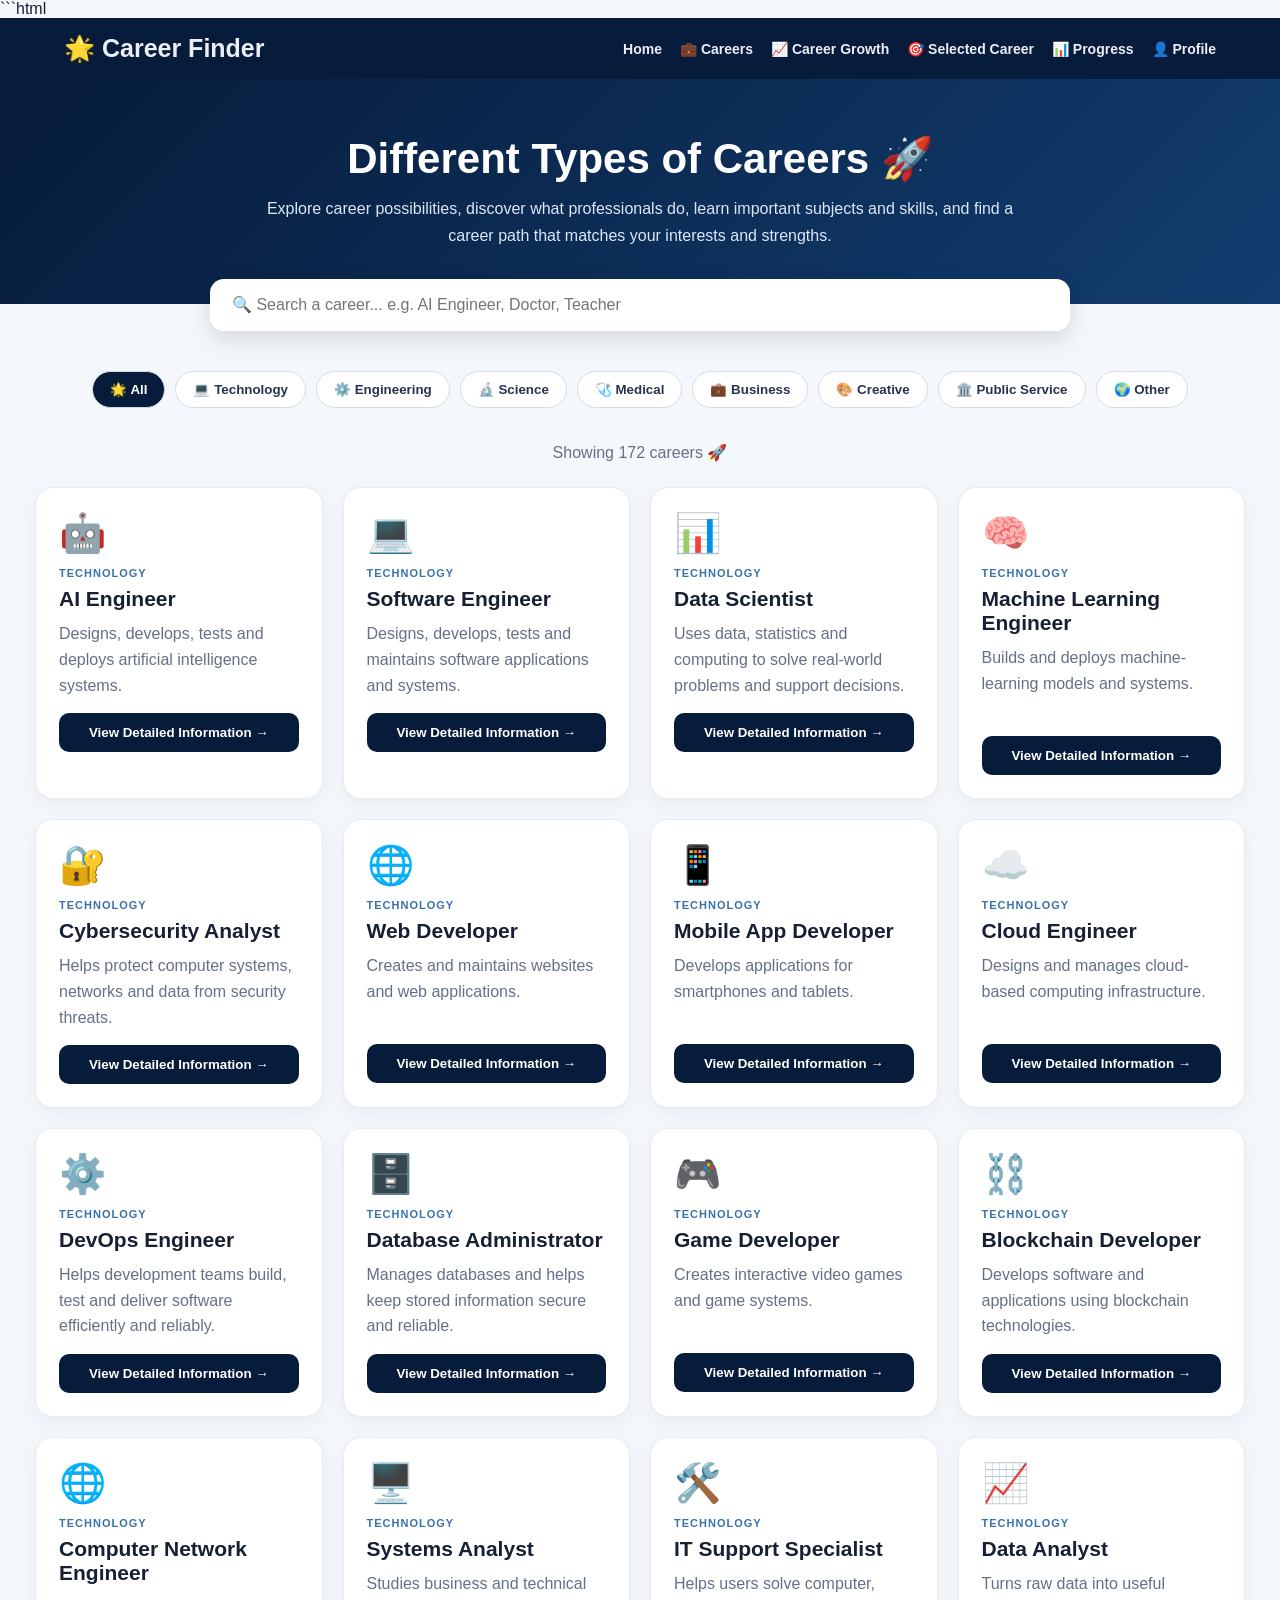
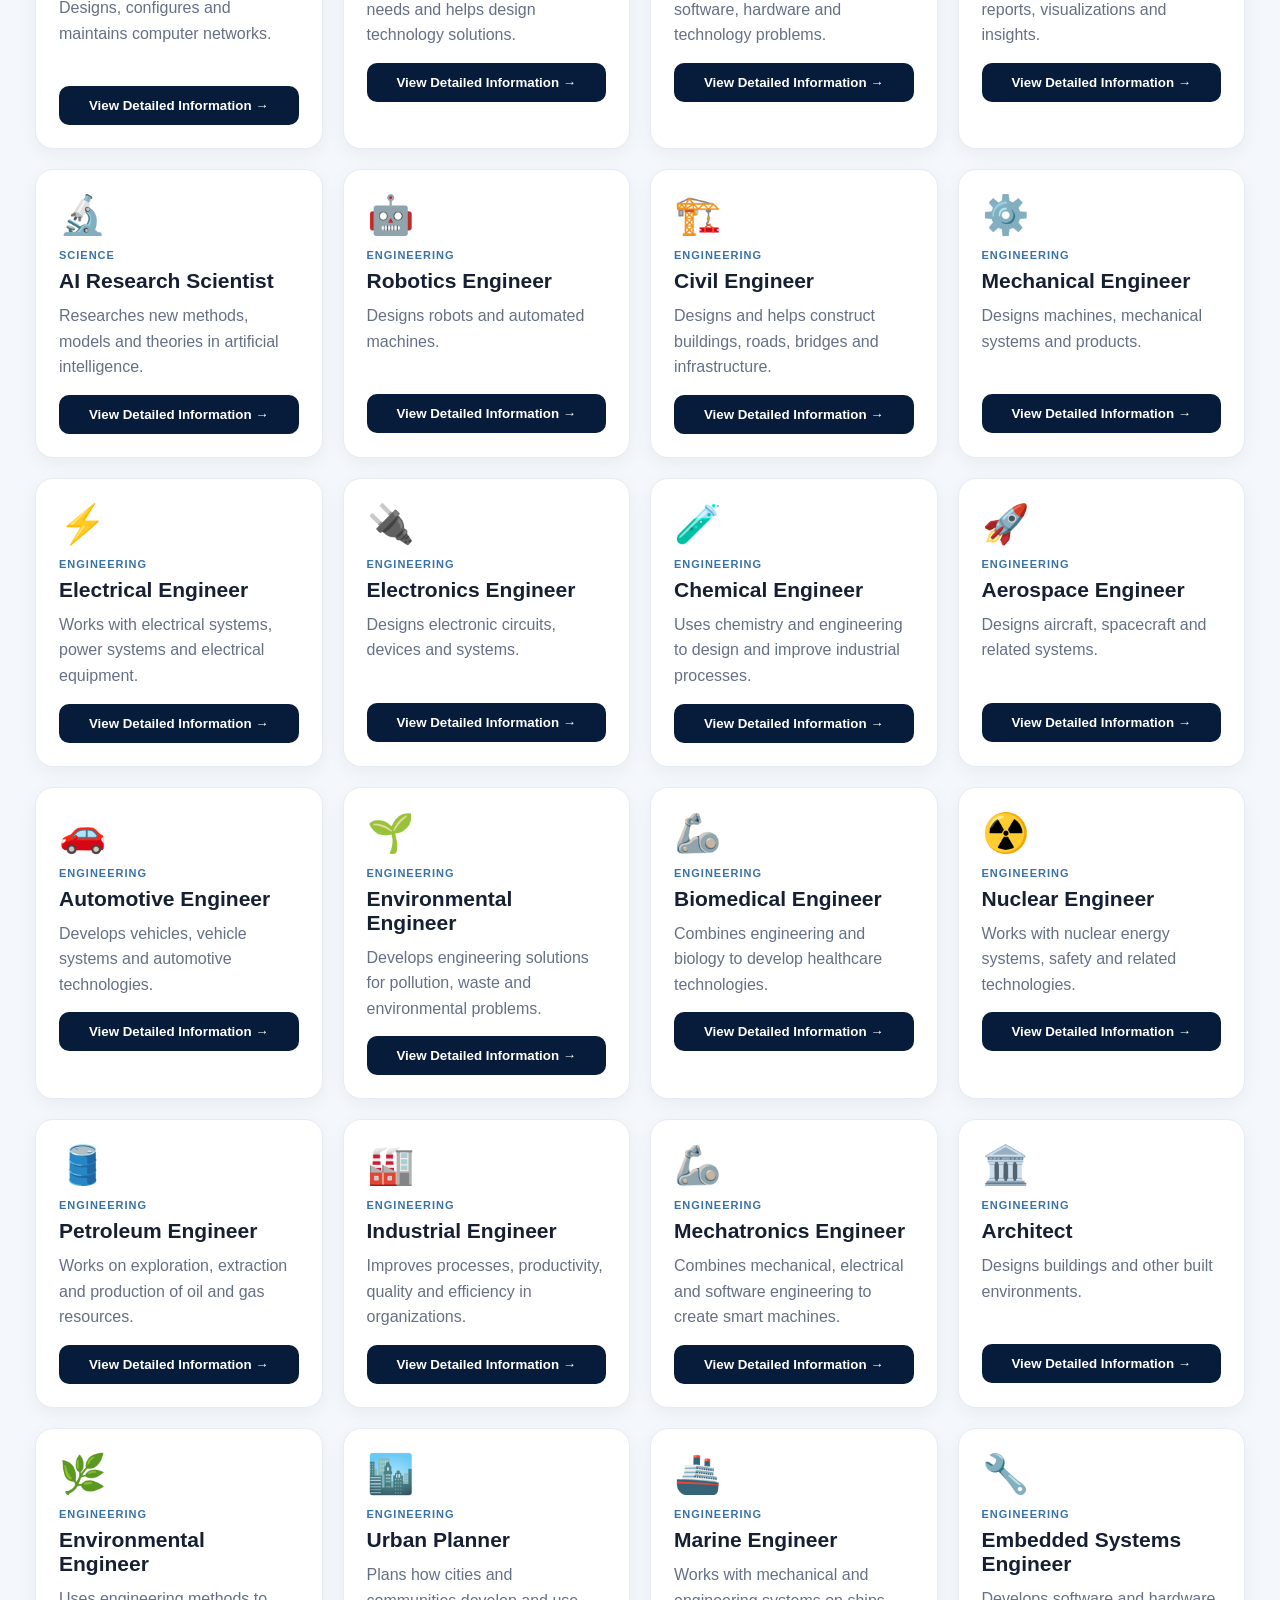
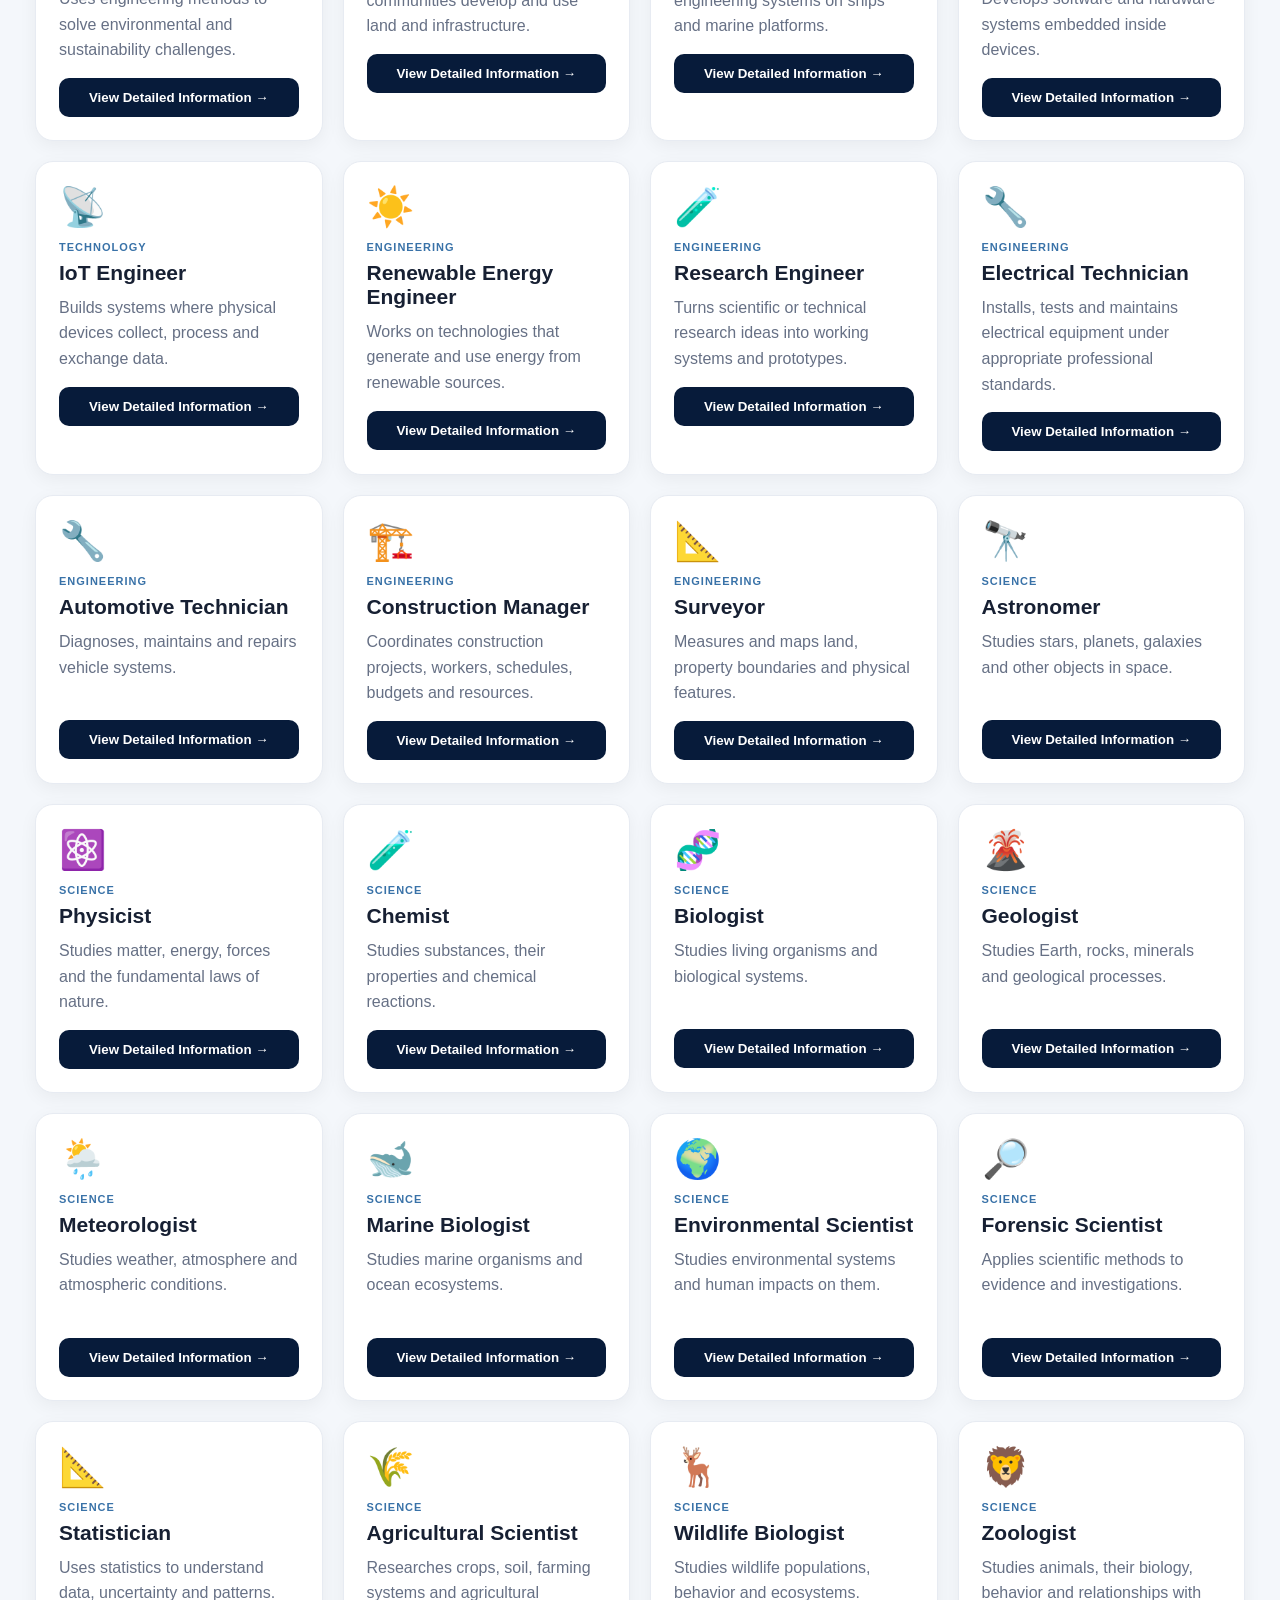
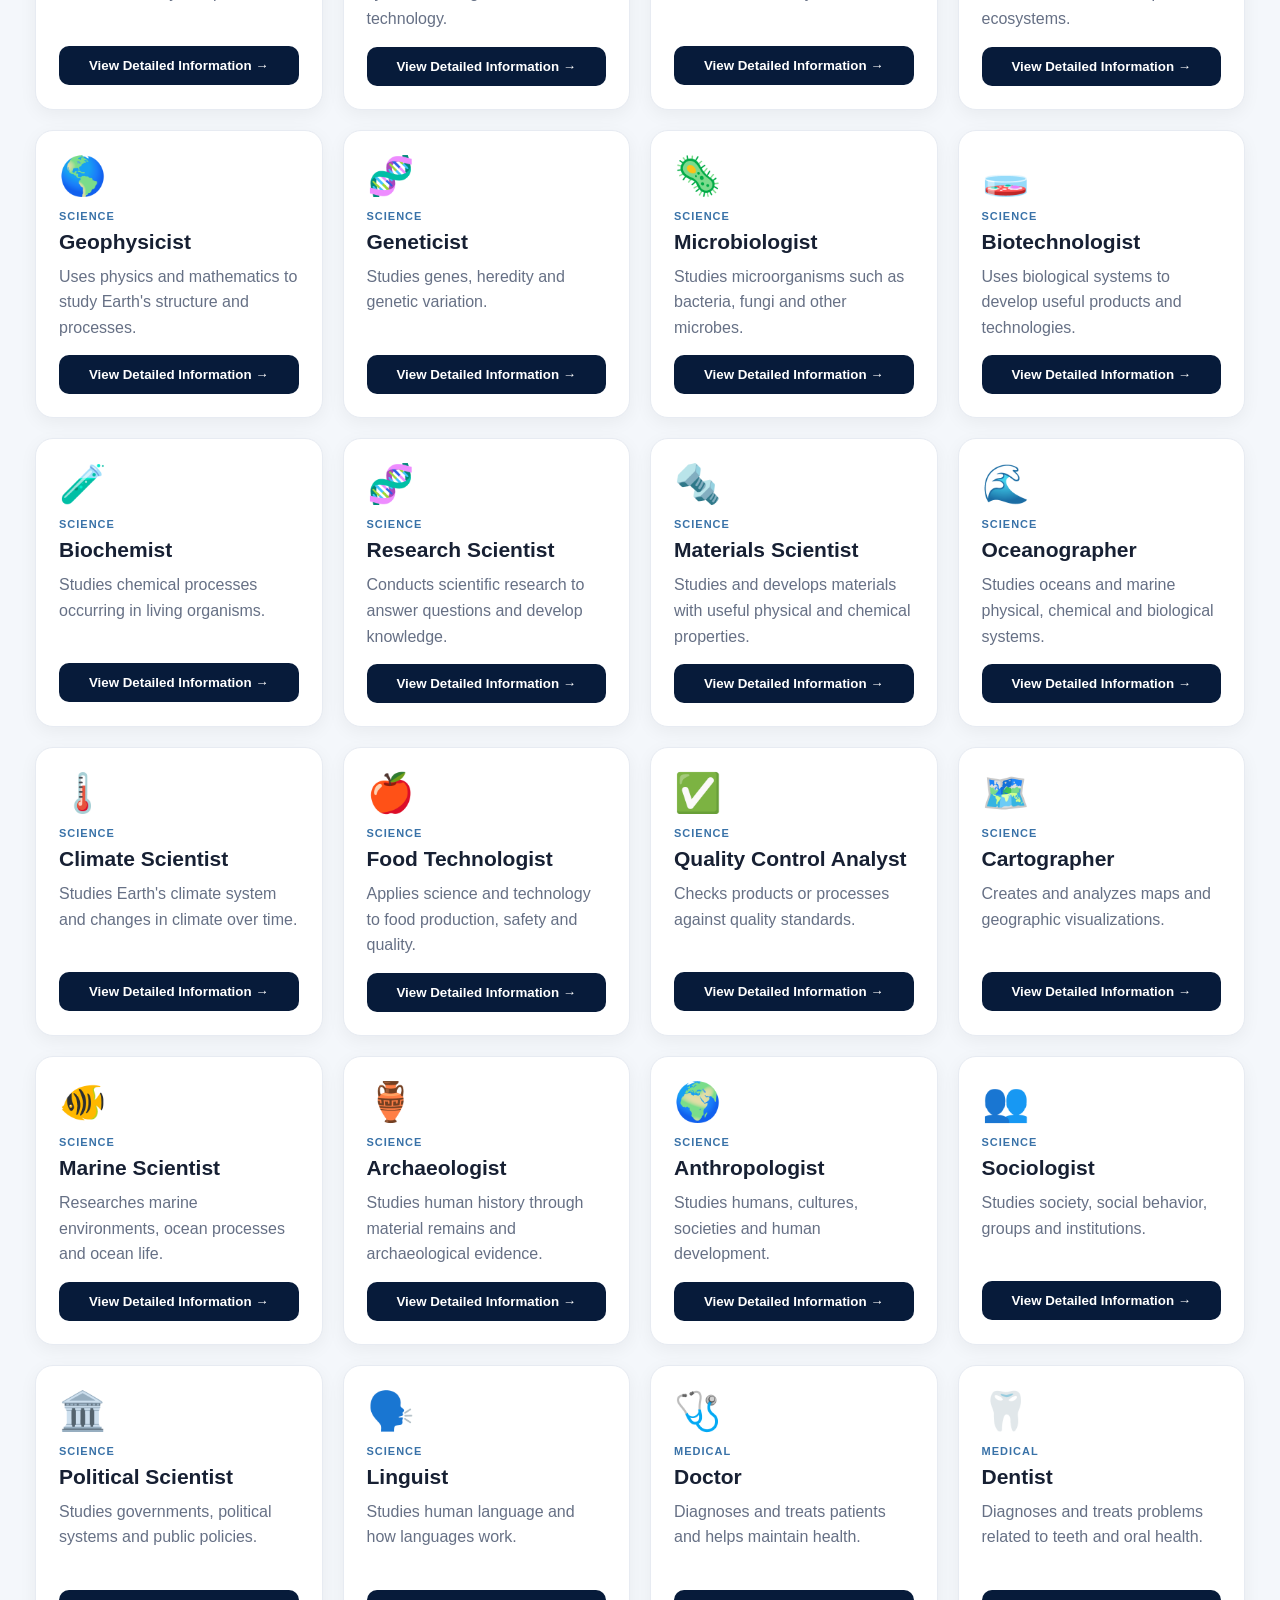
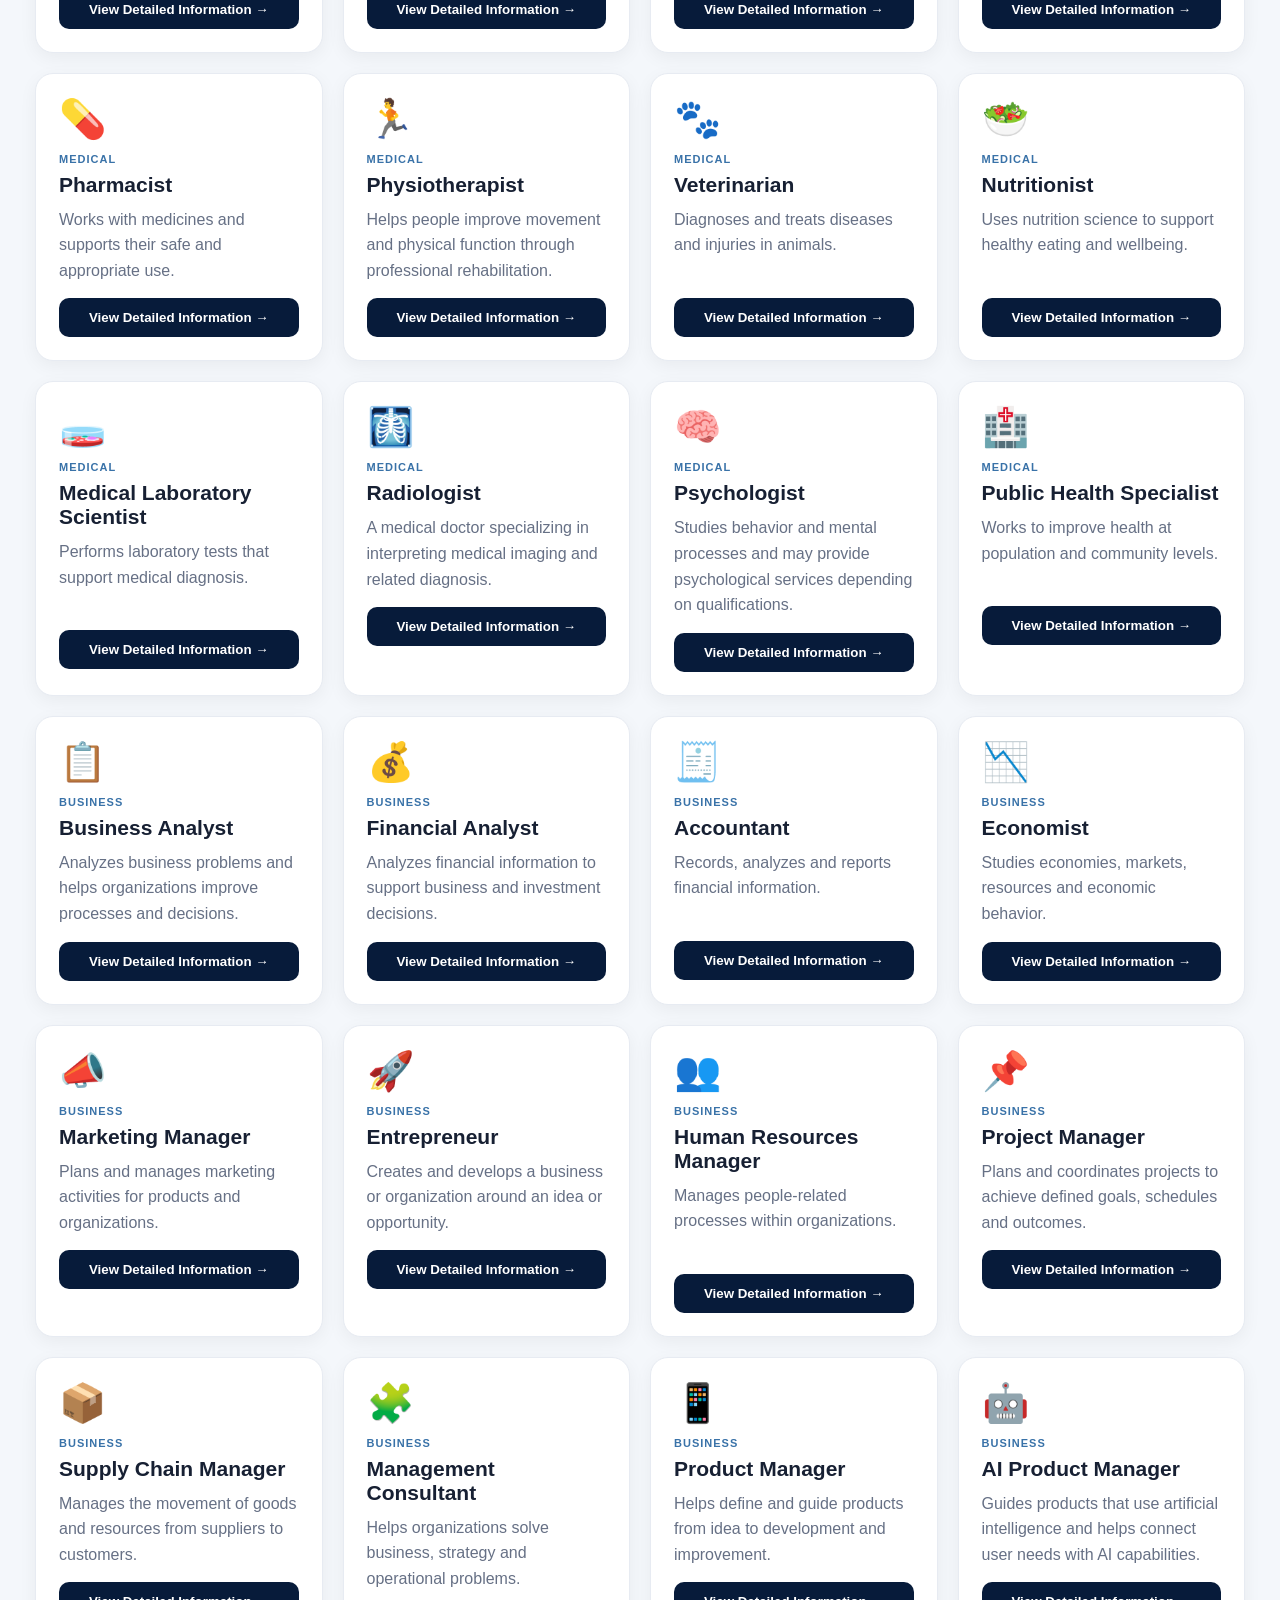
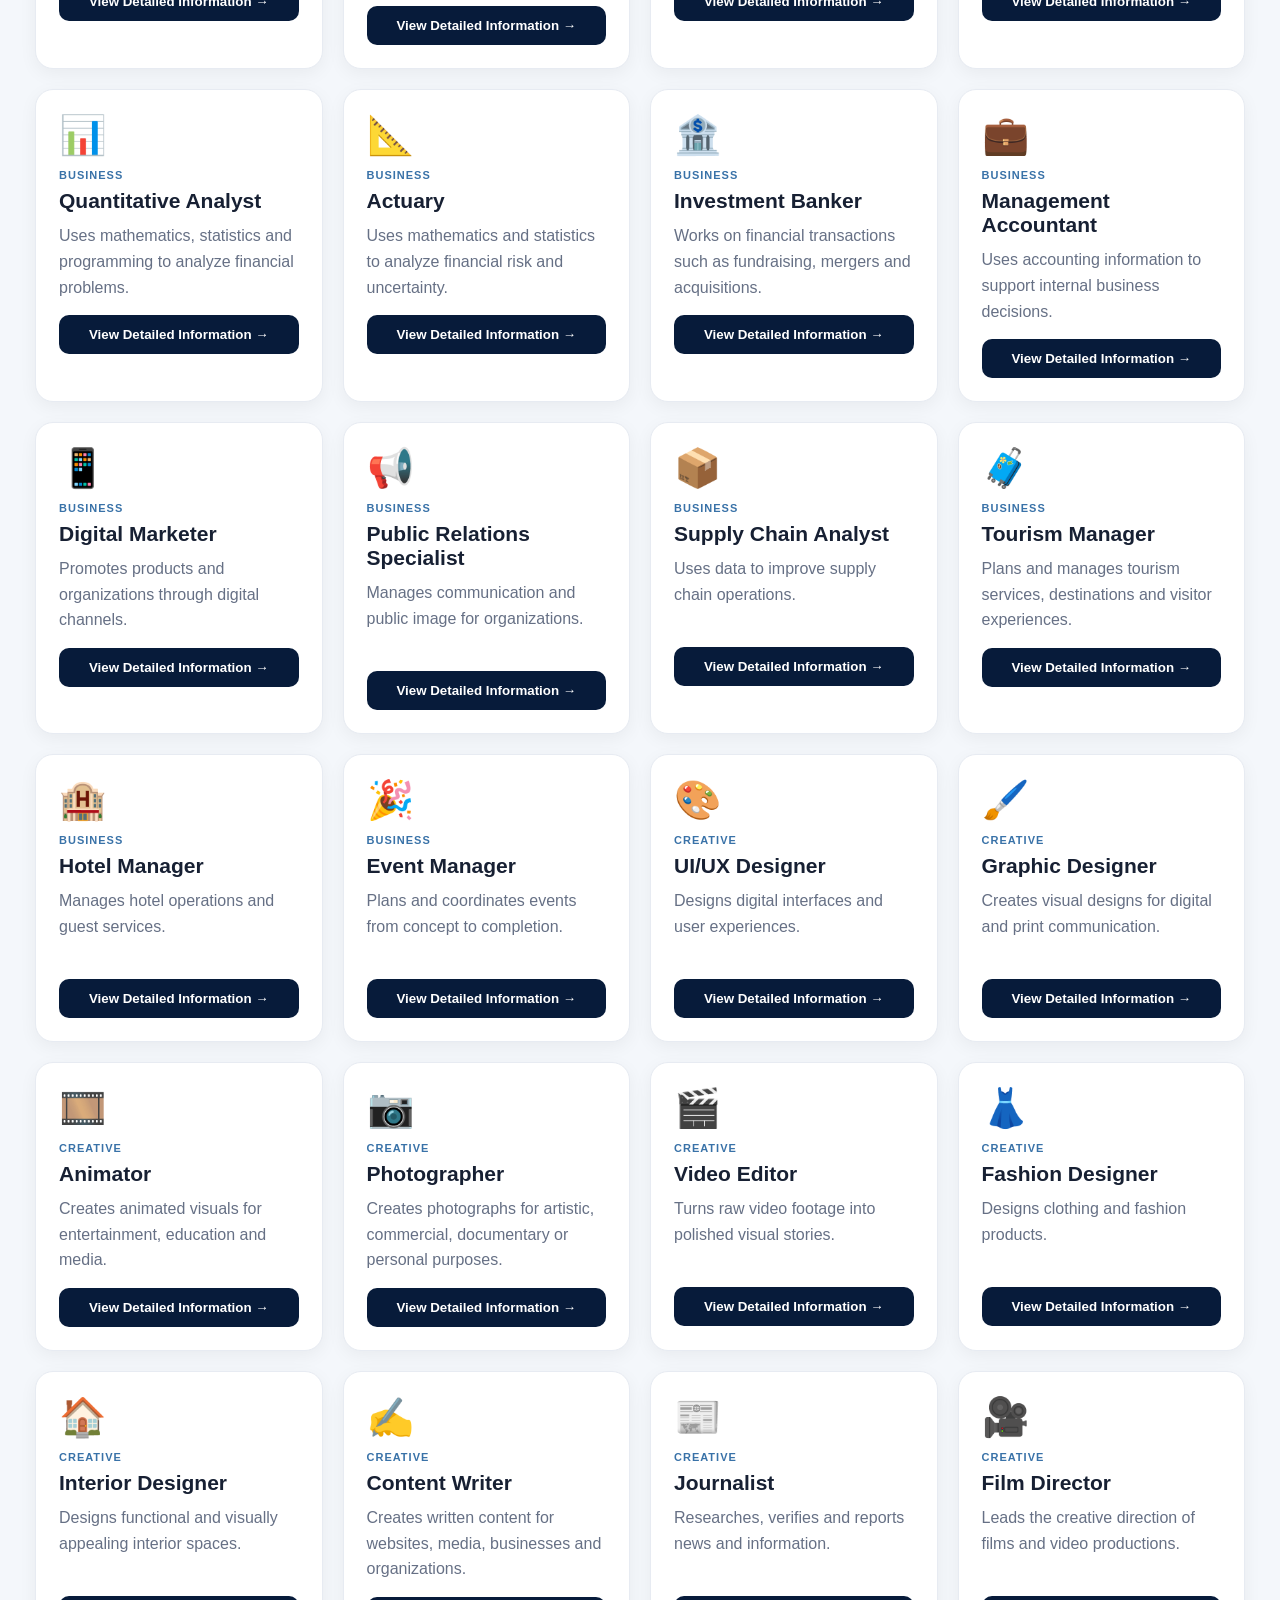
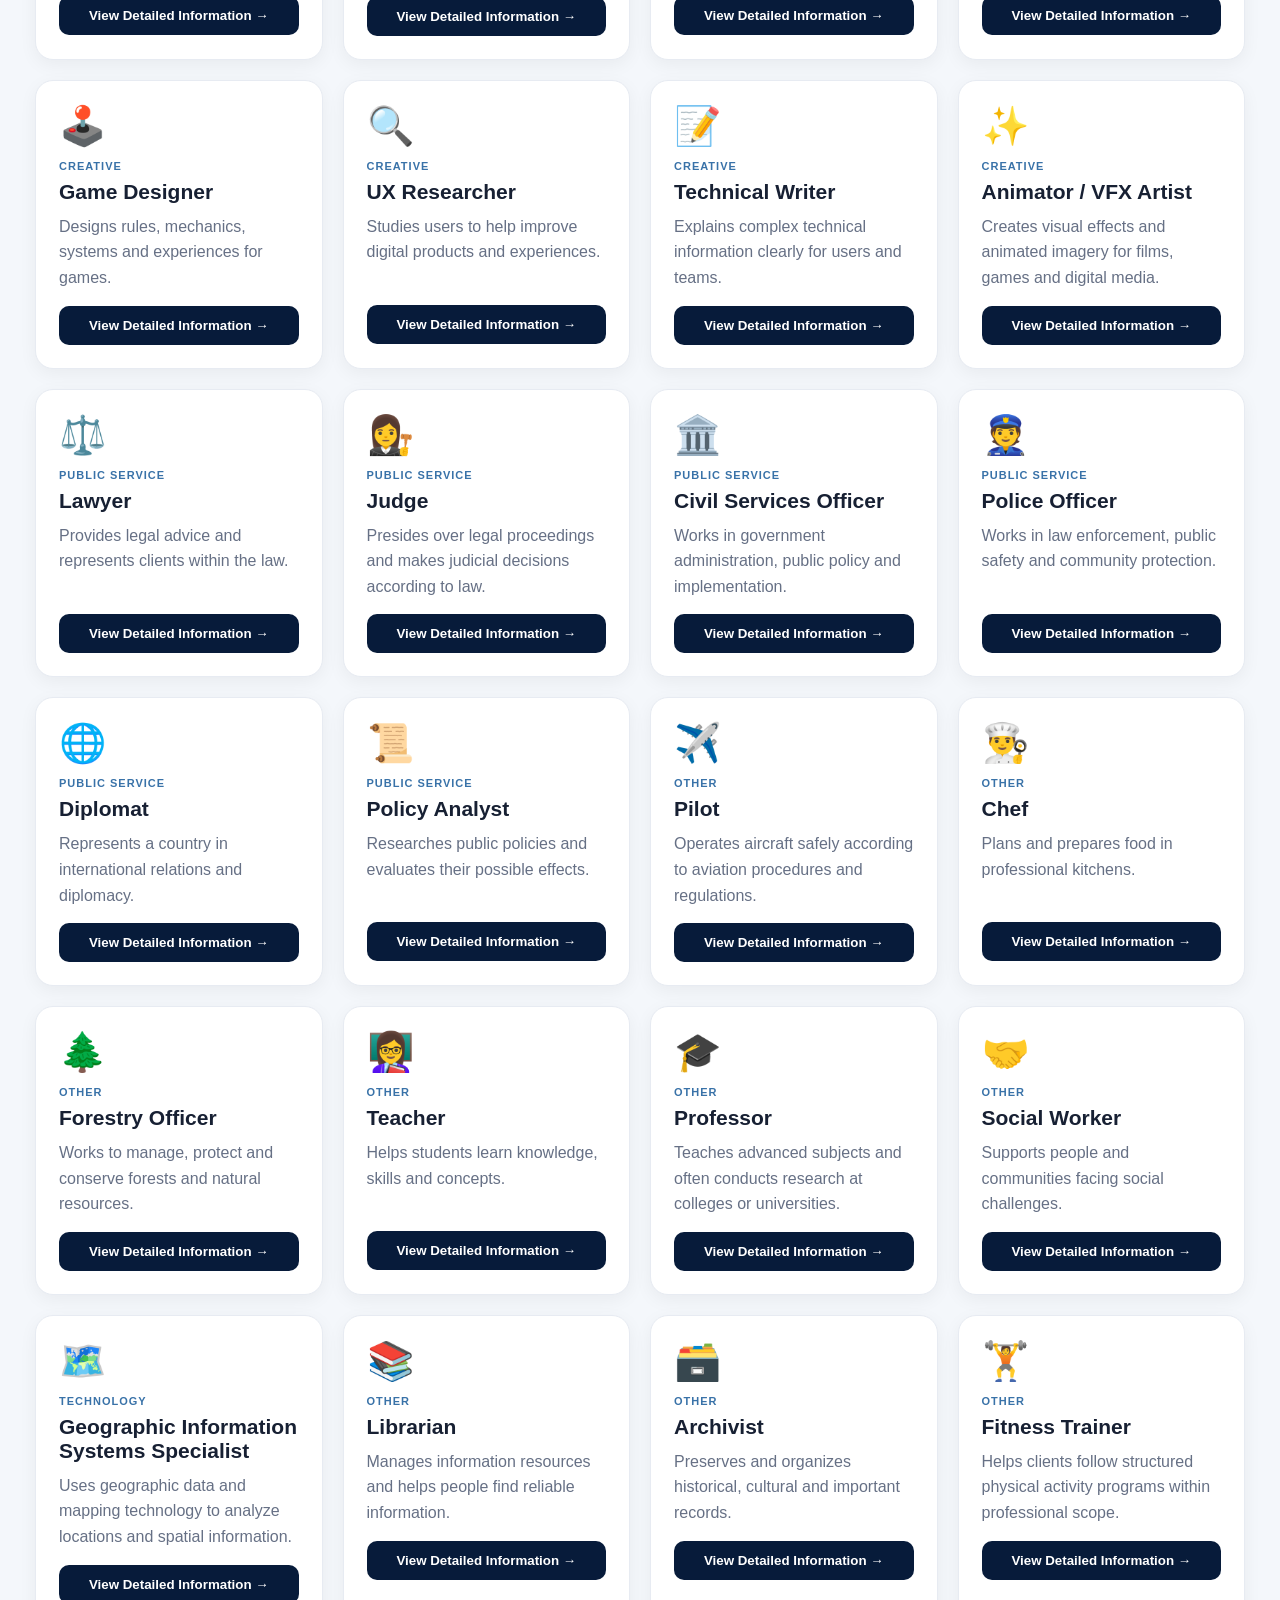
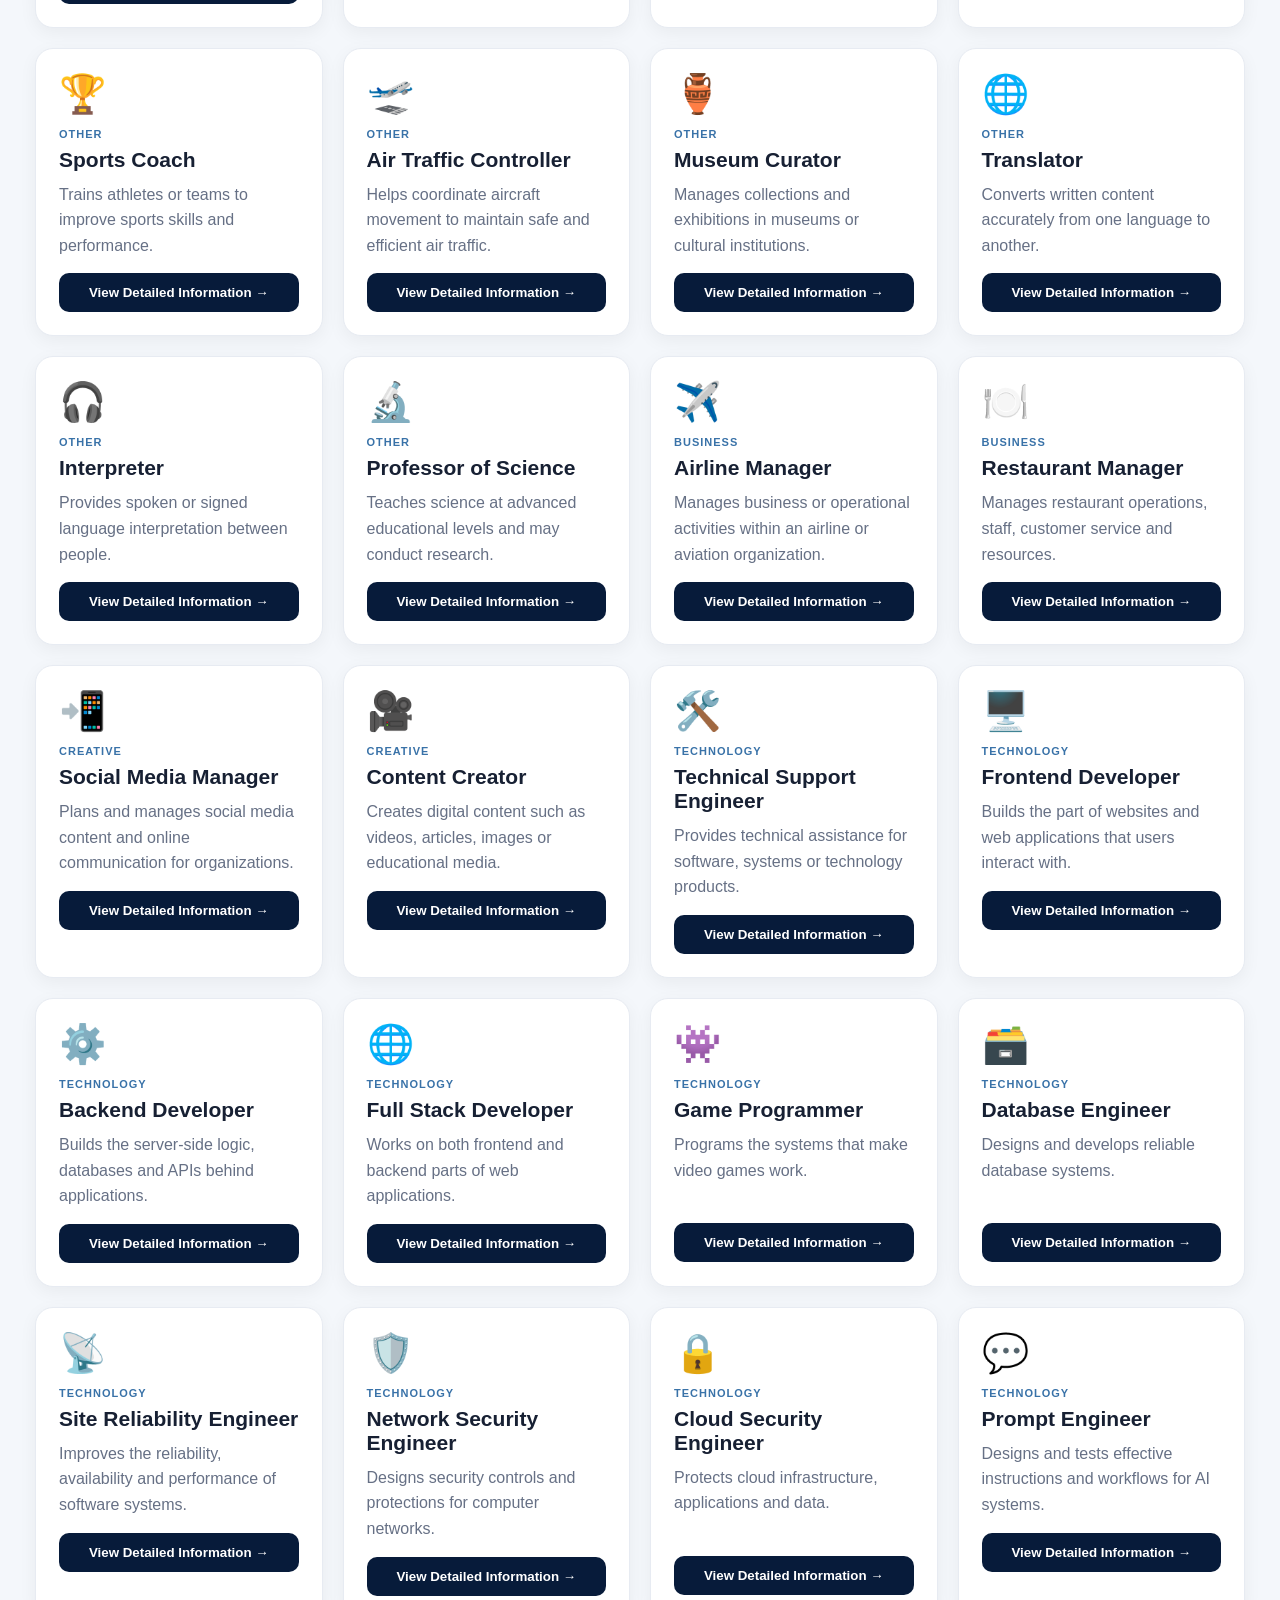
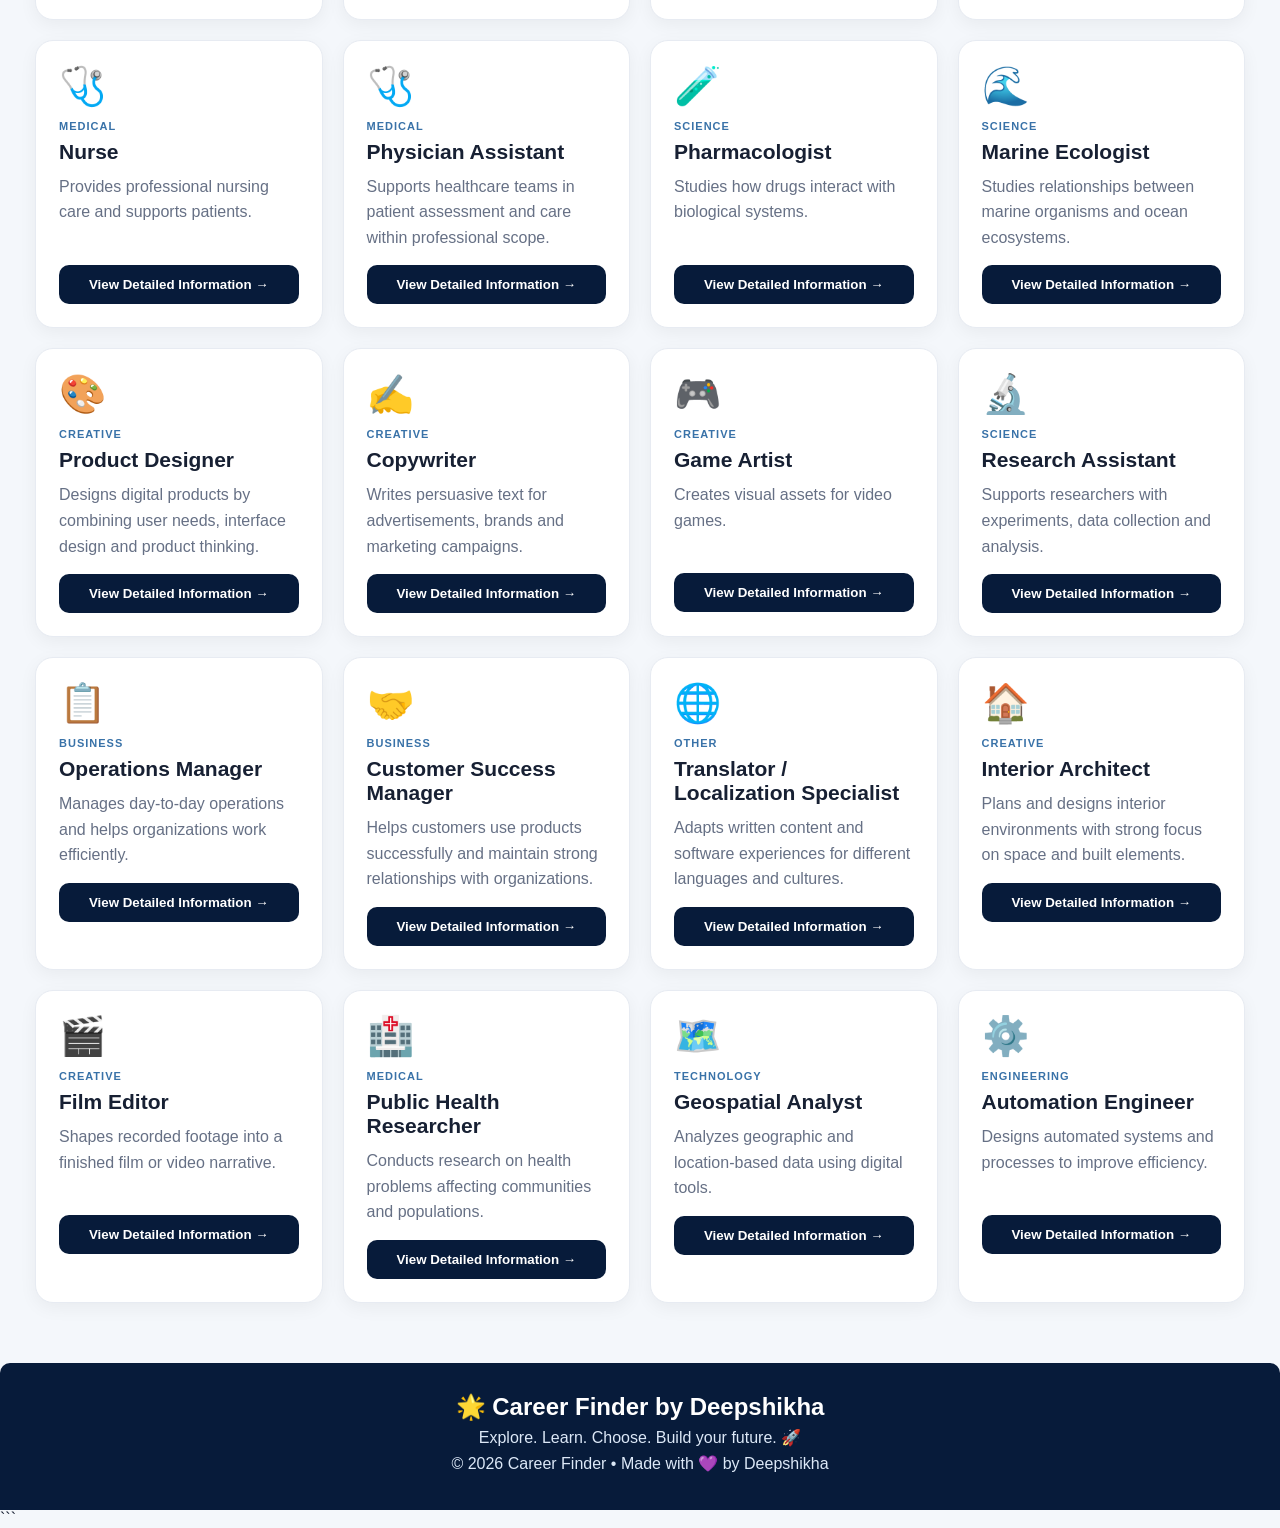
<file: Website Builder/careers.html>
```html
<!DOCTYPE html>
<html lang="en">
<head>
<meta charset="UTF-8">
<meta name="viewport" content="width=device-width, initial-scale=1.0">
<title>Career Finder | Careers</title>

<style>
*{
    margin:0;
    padding:0;
    box-sizing:border-box;
    font-family:Arial, sans-serif;
}

body{
    background:#f4f7fb;
    color:#172033;
}

/* HEADER */
header{
    background:#071b3a;
    color:#e9eef7;
    padding:16px 5%;
    display:flex;
    align-items:center;
    justify-content:space-between;
    gap:20px;
    position:sticky;
    top:0;
    z-index:100;
}

.logo{
    font-size:25px;
    font-weight:bold;
    white-space:nowrap;
}

nav{
    display:flex;
    gap:18px;
    flex-wrap:wrap;
    justify-content:center;
}

nav a{
    color:#e9eef7;
    text-decoration:none;
    font-size:14px;
    font-weight:600;
}

nav a:hover{
    color:#7dd3fc;
}

/* HERO */
.hero{
    background:linear-gradient(135deg,#071b3a,#123d70);
    color:white;
    text-align:center;
    padding:55px 20px;
}

.hero h1{
    font-size:42px;
    margin-bottom:12px;
}

.hero p{
    max-width:750px;
    margin:auto;
    line-height:1.7;
    color:#dce8f7;
}

/* SEARCH */
.search-area{
    max-width:900px;
    margin:-25px auto 30px;
    padding:0 20px;
    position:relative;
    z-index:5;
}

#search{
    width:100%;
    padding:17px 22px;
    border:none;
    border-radius:14px;
    box-shadow:0 8px 25px #0002;
    font-size:16px;
    outline:none;
}

/* FILTERS */
.filters{
    display:flex;
    justify-content:center;
    gap:10px;
    flex-wrap:wrap;
    padding:10px 20px 35px;
}

.filter{
    border:1px solid #d5dce8;
    background:white;
    padding:10px 17px;
    border-radius:30px;
    cursor:pointer;
    font-weight:bold;
    color:#26344d;
    transition:.2s;
}

.filter:hover,
.filter.active{
    background:#071b3a;
    color:white;
}

/* CAREERS */
.container{
    max-width:1250px;
    margin:auto;
    padding:0 20px 60px;
}

.count{
    text-align:center;
    margin-bottom:25px;
    color:#667085;
}

.careers-grid{
    display:grid;
    grid-template-columns:repeat(auto-fit,minmax(270px,1fr));
    gap:20px;
}

.card{
    background:white;
    border-radius:18px;
    padding:23px;
    box-shadow:0 5px 18px #0000000d;
    border:1px solid #e7ebf2;
    transition:.25s;
}

.card:hover{
    transform:translateY(-5px);
    box-shadow:0 12px 30px #0002;
}

.icon{
    font-size:38px;
    margin-bottom:12px;
}

.category{
    font-size:11px;
    font-weight:bold;
    color:#3972a8;
    letter-spacing:1px;
    margin-bottom:8px;
}

.card h2{
    font-size:21px;
    margin-bottom:10px;
}

.card p{
    color:#667085;
    line-height:1.6;
    min-height:76px;
}

.details-btn{
    margin-top:15px;
    width:100%;
    border:none;
    background:#071b3a;
    color:white;
    padding:12px;
    border-radius:10px;
    cursor:pointer;
    font-weight:bold;
}

.details-btn:hover{
    background:#123d70;
}

/* MODAL */
.modal{
    display:none;
    position:fixed;
    inset:0;
    background:#0009;
    z-index:999;
    padding:25px;
    overflow-y:auto;
}

.modal.show{
    display:block;
}

.modal-box{
    max-width:850px;
    margin:30px auto;
    background:white;
    border-radius:22px;
    padding:30px;
    position:relative;
    animation:popup .2s ease;
}

@keyframes popup{
    from{transform:scale(.95);opacity:0}
    to{transform:scale(1);opacity:1}
}

.close{
    position:absolute;
    right:20px;
    top:15px;
    border:none;
    background:#edf1f6;
    width:38px;
    height:38px;
    border-radius:50%;
    font-size:22px;
    cursor:pointer;
}

.modal-title{
    padding-right:50px;
    margin-bottom:5px;
}

.modal-category{
    color:#3972a8;
    font-weight:bold;
    font-size:13px;
    margin-bottom:25px;
}

.info{
    background:#f7f9fc;
    padding:18px;
    border-radius:14px;
    margin:12px 0;
    border-left:4px solid #123d70;
}

.info h3{
    margin-bottom:8px;
    font-size:17px;
}

.info p{
    color:#505b6d;
    line-height:1.65;
}

.roadmap{
    display:flex;
    flex-wrap:wrap;
    gap:8px;
    margin-top:8px;
}

.step{
    background:#e8f1fb;
    padding:9px 12px;
    border-radius:20px;
    color:#163d68;
    font-size:14px;
    font-weight:bold;
}

.disclaimer{
    margin-top:20px;
    font-size:12px;
    color:#777;
    background:#fff8e6;
    padding:12px;
    border-radius:10px;
}

/* FOOTER */
footer{
    background:#071b3a;
    color:white;
    text-align:center;
    padding:30px 20px;
    border-radius:10px 10px 0 0;
}

footer p{
    margin:7px;
    color:#dce8f7;
}

@media(max-width:700px){
    header{
        flex-direction:column;
    }

    .hero h1{
        font-size:32px;
    }

    nav{
        gap:10px;
    }

    .modal{
        padding:10px;
    }

    .modal-box{
        margin:10px auto;
        padding:20px;
    }
}
</style>
</head>

<body>

<header>
    <div class="logo">🌟 Career Finder</div>

    <nav>
        <a href="/index.html">Home</a>
        <a href="/careers.html">💼 Careers</a>
        <a href="/career-growth.html">📈 Career Growth</a>
        <a href="/selected-career.html">🎯 Selected Career</a>
        <a href="/progress.html">📊 Progress</a>
        <a href="/profile.html">👤 Profile</a>
    </nav>
</header>

<section class="hero">
    <h1>Different Types of Careers 🚀</h1>
    <p>
        Explore career possibilities, discover what professionals do,
        learn important subjects and skills, and find a career path
        that matches your interests and strengths.
    </p>
</section>

<div class="search-area">
    <input
        type="text"
        id="search"
        placeholder="🔍 Search a career... e.g. AI Engineer, Doctor, Teacher"
        oninput="filterCareers()"
    >
</div>

<div class="filters">
    <button class="filter active" onclick="setCategory('All',this)">🌟 All</button>
    <button class="filter" onclick="setCategory('Technology',this)">💻 Technology</button>
    <button class="filter" onclick="setCategory('Engineering',this)">⚙️ Engineering</button>
    <button class="filter" onclick="setCategory('Science',this)">🔬 Science</button>
    <button class="filter" onclick="setCategory('Medical',this)">🩺 Medical</button>
    <button class="filter" onclick="setCategory('Business',this)">💼 Business</button>
    <button class="filter" onclick="setCategory('Creative',this)">🎨 Creative</button>
    <button class="filter" onclick="setCategory('Public Service',this)">🏛️ Public Service</button>
    <button class="filter" onclick="setCategory('Other',this)">🌍 Other</button>
</div>

<main class="container">
    <div class="count" id="count"></div>
    <div class="careers-grid" id="careerGrid"></div>
</main>

<!-- MODAL -->
<div class="modal" id="careerModal" onclick="outsideClose(event)">
    <div class="modal-box">
        <button class="close" onclick="closeModal()">×</button>

        <h1 class="modal-title" id="modalTitle"></h1>
        <div class="modal-category" id="modalCategory"></div>

        <div class="info">
            <h3>👩‍💻 What They Do</h3>
            <p id="what"></p>
        </div>

        <div class="info">
            <h3>📚 Important Subjects</h3>
            <p id="subjects"></p>
        </div>

        <div class="info">
            <h3>🧠 Topics to Learn</h3>
            <p id="topics"></p>
        </div>

        <div class="info">
            <h3>🛠️ Important Skills</h3>
            <p id="skills"></p>
        </div>

        <div class="info">
            <h3>🎓 Education Path</h3>
            <p id="education"></p>
        </div>

        <div class="info">
            <h3>💼 Job Opportunities</h3>
            <p id="jobs"></p>
        </div>

        <div class="info">
            <h3>📈 Demand & Growth</h3>
            <p id="demand"></p>
        </div>

        <div class="info">
            <h3>💰 Salary</h3>
            <p id="salary"></p>
        </div>

        <div class="info">
            <h3>🛣️ Beginner Roadmap</h3>
            <div class="roadmap" id="roadmap"></div>
        </div>

        <div class="disclaimer">
            ⚠️ Career information is for educational guidance only.
            Salaries and job opportunities can vary by country,
            organization, qualification, experience and specialization.
        </div>
    </div>
</div>

<footer>
    <h2>🌟 Career Finder by Deepshikha</h2>
    <p>Explore. Learn. Choose. Build your future. 🚀</p>
    <p>© 2026 Career Finder • Made with 💜 by Deepshikha</p>
</footer>

<script>

/* =========================================================
   CAREER DATA
   ========================================================= */

const careers = [

/* TECHNOLOGY */
{
name:"AI Engineer",icon:"🤖",category:"Technology",
what:"Designs, develops, tests and deploys artificial intelligence systems.",
subjects:"Mathematics, Computer Science, Statistics, Physics",
topics:"Python, Machine Learning, Deep Learning, NLP, Computer Vision, LLMs, APIs",
skills:"Python, problem solving, data handling, ML frameworks, communication",
education:"B.Tech/B.E. in CSE, AI, Data Science or a related field. Higher study can specialize further.",
jobs:"AI Engineer, AI Developer, Applied AI Engineer, AI Solutions Engineer",
demand:"High-growth technology area with opportunities across software, healthcare, finance and research.",
salary:"Varies widely by country, company, experience and specialization.",
roadmap:["Learn Python","Mathematics & Statistics","Data Structures","Machine Learning","Deep Learning","Build AI Projects","Learn Deployment","Create Portfolio"]
},

{
name:"Software Engineer",icon:"💻",category:"Technology",
what:"Designs, develops, tests and maintains software applications and systems.",
subjects:"Computer Science, Mathematics, English",
topics:"Programming, Data Structures, Algorithms, Databases, Git, APIs",
skills:"Programming, logical thinking, debugging, teamwork",
education:"B.Tech/B.E. in Computer Science, IT or a related field.",
jobs:"Software Engineer, Backend Developer, Frontend Developer, Full Stack Developer",
demand:"Strong demand across technology companies and many other industries.",
salary:"Varies according to location, company, experience and specialization.",
roadmap:["Learn Programming","HTML & CSS","JavaScript","Python/C++","Data Structures","Projects","Git & GitHub","Apply for Internships"]
},

{
name:"Data Scientist",icon:"📊",category:"Technology",
what:"Uses data, statistics and computing to solve real-world problems and support decisions.",
subjects:"Mathematics, Statistics, Computer Science",
topics:"Python, Statistics, SQL, Machine Learning, Data Visualization",
skills:"Data analysis, mathematics, programming, communication",
education:"Degree in Computer Science, Data Science, Statistics, Mathematics or a related field.",
jobs:"Data Scientist, Data Analyst, ML Scientist, Research Analyst",
demand:"Growing demand as organizations increasingly use data for decisions.",
salary:"Varies by experience, company, location and technical specialization.",
roadmap:["Python","Statistics","SQL","Data Analysis","Visualization","Machine Learning","Projects","Portfolio"]
},

{
name:"Machine Learning Engineer",icon:"🧠",category:"Technology",
what:"Builds and deploys machine-learning models and systems.",
subjects:"Mathematics, Statistics, Computer Science",
topics:"Python, ML Algorithms, Deep Learning, Model Deployment, APIs",
skills:"Programming, mathematics, problem solving, model evaluation",
education:"B.Tech/B.E. in CSE, AI, Data Science or a related field.",
jobs:"ML Engineer, AI Engineer, Applied ML Engineer",
demand:"Strong growth in AI-focused technology and software roles.",
salary:"Varies significantly with experience, location and specialization.",
roadmap:["Python","Math","Statistics","ML Basics","Deep Learning","Model Deployment","Projects"]
},

{
name:"Cybersecurity Analyst",icon:"🔐",category:"Technology",
what:"Helps protect computer systems, networks and data from security threats.",
subjects:"Computer Science, Mathematics",
topics:"Networking, Linux, Security Fundamentals, Cryptography, Threat Analysis",
skills:"Problem solving, attention to detail, networking, analytical thinking",
education:"Degree or diploma in Cybersecurity, Computer Science, IT or a related field.",
jobs:"Security Analyst, SOC Analyst, Cybersecurity Specialist",
demand:"Increasing as organizations need protection for digital systems and data.",
salary:"Depends on experience, certification, employer and location.",
roadmap:["Computer Basics","Networking","Linux","Security Fundamentals","Practice Labs","Security Tools","Certifications"]
},

{
name:"Web Developer",icon:"🌐",category:"Technology",
what:"Creates and maintains websites and web applications.",
subjects:"Computer Science, Mathematics",
topics:"HTML, CSS, JavaScript, APIs, Databases, Web Frameworks",
skills:"Programming, design thinking, debugging, problem solving",
education:"Degree, diploma or self-learning with a strong project portfolio.",
jobs:"Frontend Developer, Backend Developer, Full Stack Developer",
demand:"Web development remains useful across businesses and organizations.",
salary:"Varies by skills, experience, company and location.",
roadmap:["HTML","CSS","JavaScript","Responsive Design","Git","APIs","Frameworks","Projects"]
},

{
name:"Mobile App Developer",icon:"📱",category:"Technology",
what:"Develops applications for smartphones and tablets.",
subjects:"Computer Science, Mathematics",
topics:"Java/Kotlin, Swift, Flutter, APIs, Databases",
skills:"Programming, UI development, debugging",
education:"Computer Science, IT or software-related education is useful.",
jobs:"Android Developer, iOS Developer, Mobile App Developer",
demand:"Strong opportunities as mobile applications are widely used.",
salary:"Varies according to platform, experience, company and location.",
roadmap:["Programming","Mobile Basics","UI","APIs","Databases","Build Apps","Publish Projects"]
},

{
name:"Cloud Engineer",icon:"☁️",category:"Technology",
what:"Designs and manages cloud-based computing infrastructure.",
subjects:"Computer Science, Mathematics",
topics:"Cloud Computing, Linux, Networking, Containers, Security",
skills:"Networking, scripting, system administration, problem solving",
education:"Degree or practical training in Computer Science, IT or cloud technologies.",
jobs:"Cloud Engineer, Cloud Administrator, Cloud Architect",
demand:"Growing as organizations move systems and services to cloud platforms.",
salary:"Varies by cloud platform, certification, experience and location.",
roadmap:["Linux","Networking","Cloud Basics","Storage","Compute","Security","Containers","Projects"]
},

{
name:"DevOps Engineer",icon:"⚙️",category:"Technology",
what:"Helps development teams build, test and deliver software efficiently and reliably.",
subjects:"Computer Science, Mathematics",
topics:"Linux, Git, CI/CD, Containers, Cloud, Automation",
skills:"Automation, scripting, troubleshooting, communication",
education:"Computer Science, IT or related education with practical experience.",
jobs:"DevOps Engineer, Platform Engineer, Release Engineer",
demand:"Strong demand for automation and reliable software delivery.",
salary:"Depends on skills, experience, employer and location.",
roadmap:["Linux","Git","Scripting","CI/CD","Docker","Cloud","Monitoring","Projects"]
},

{
name:"Database Administrator",icon:"🗄️",category:"Technology",
what:"Manages databases and helps keep stored information secure and reliable.",
subjects:"Computer Science, Mathematics",
topics:"SQL, Database Design, Backups, Security, Performance",
skills:"SQL, organization, troubleshooting, analytical thinking",
education:"Degree or diploma in Computer Science, IT or database-related studies.",
jobs:"Database Administrator, Database Specialist, Data Engineer",
demand:"Useful across organizations that depend on structured data systems.",
salary:"Varies with database technology, experience and employer.",
roadmap:["SQL","Database Basics","Database Design","Security","Backups","Performance","Practice"]
},

{
name:"Game Developer",icon:"🎮",category:"Technology",
what:"Creates interactive video games and game systems.",
subjects:"Computer Science, Mathematics, Physics",
topics:"C++, C#, Game Engines, 2D/3D Graphics, Game Physics",
skills:"Programming, creativity, problem solving, teamwork",
education:"Computer Science, Game Development or related education can help.",
jobs:"Game Programmer, Gameplay Developer, Game Developer",
demand:"Opportunities exist across game studios, mobile gaming and interactive media.",
salary:"Varies by studio, platform, skills, experience and location.",
roadmap:["Programming","Game Logic","Game Engine","2D Games","3D Basics","Projects","Portfolio"]
},

{
name:"Blockchain Developer",icon:"⛓️",category:"Technology",
what:"Develops software and applications using blockchain technologies.",
subjects:"Computer Science, Mathematics",
topics:"Blockchain, Cryptography, Smart Contracts, Web Development",
skills:"Programming, security awareness, logical thinking",
education:"Computer Science or software-related education is useful.",
jobs:"Blockchain Developer, Smart Contract Developer, Web3 Developer",
demand:"Specialized field with opportunities that vary with market conditions and technology adoption.",
salary:"Highly variable depending on employer, experience and specialization.",
roadmap:["Programming","Web Development","Cryptography","Blockchain Basics","Smart Contracts","Projects"]
},

{
name:"Computer Network Engineer",icon:"🌐",category:"Technology",
what:"Designs, configures and maintains computer networks.",
subjects:"Computer Science, Mathematics",
topics:"Networking, TCP/IP, Routing, Switching, Network Security",
skills:"Troubleshooting, networking, analytical thinking",
education:"IT, Computer Science or Networking education is useful.",
jobs:"Network Engineer, Network Administrator, Network Specialist",
demand:"Important in organizations that operate connected computer systems.",
salary:"Varies by experience, certifications, employer and location.",
roadmap:["Computer Basics","Networking","TCP/IP","Routing","Switching","Security","Practice"]
},

{
name:"Systems Analyst",icon:"🖥️",category:"Technology",
what:"Studies business and technical needs and helps design technology solutions.",
subjects:"Computer Science, Mathematics, Business",
topics:"Systems Analysis, Databases, Software Development, Documentation",
skills:"Communication, analysis, problem solving, documentation",
education:"Computer Science, IT, Business or related degree.",
jobs:"Systems Analyst, Business Systems Analyst, IT Analyst",
demand:"Useful where organizations need technology solutions aligned with business goals.",
salary:"Varies by industry, experience and location.",
roadmap:["Computer Basics","Business Basics","Analysis","Databases","Documentation","Projects"]
},

{
name:"IT Support Specialist",icon:"🛠️",category:"Technology",
what:"Helps users solve computer, software, hardware and technology problems.",
subjects:"Computer Science, Mathematics",
topics:"Hardware, Operating Systems, Networking, Troubleshooting",
skills:"Communication, troubleshooting, patience, technical knowledge",
education:"IT, Computer Science, diploma or practical technical training.",
jobs:"IT Support Specialist, Help Desk Technician, Technical Support",
demand:"Needed by organizations that provide computer-based services to employees.",
salary:"Varies by experience, certification, employer and location.",
roadmap:["Computer Hardware","Operating Systems","Networking","Troubleshooting","Security","Practice"]
},

{
name:"Data Analyst",icon:"📈",category:"Technology",
what:"Turns raw data into useful reports, visualizations and insights.",
subjects:"Mathematics, Statistics, Computer Science",
topics:"Excel, SQL, Statistics, Python, Data Visualization",
skills:"Analysis, mathematics, communication, attention to detail",
education:"Data Science, Statistics, Mathematics, Computer Science or related studies.",
jobs:"Data Analyst, BI Analyst, Reporting Analyst",
demand:"Useful across business, finance, healthcare, technology and many other sectors.",
salary:"Varies by skills, experience, industry and location.",
roadmap:["Excel","Statistics","SQL","Python","Visualization","Projects","Portfolio"]
},

{
name:"AI Research Scientist",icon:"🔬",category:"Science",
what:"Researches new methods, models and theories in artificial intelligence.",
subjects:"Mathematics, Computer Science, Statistics, Physics",
topics:"Machine Learning, Deep Learning, Algorithms, Research Methods",
skills:"Mathematics, programming, research, critical thinking",
education:"Advanced study such as a master's or PhD is common for research-focused roles.",
jobs:"AI Research Scientist, Research Engineer, ML Researcher",
demand:"Specialized opportunities in universities, research labs and technology organizations.",
salary:"Varies greatly by organization, location, research area and experience.",
roadmap:["Math","Python","Algorithms","ML","Deep Learning","Research Papers","Projects","Advanced Study"]
},

/* ENGINEERING */
{
name:"Robotics Engineer",icon:"🤖",category:"Engineering",
what:"Designs robots and automated machines.",
subjects:"Mathematics, Physics, Computer Science",
topics:"Robotics, Electronics, Programming, Sensors, Control Systems",
skills:"Programming, electronics, problem solving, design",
education:"B.Tech/B.E. in Robotics, Mechanical, Electronics or related engineering.",
jobs:"Robotics Engineer, Automation Engineer, Robotics Developer",
demand:"Growing applications in manufacturing, research, healthcare and automation.",
salary:"Varies by industry, specialization, experience and location.",
roadmap:["Math","Physics","Programming","Electronics","Sensors","Robotics","Build Robots"]
},

{
name:"Civil Engineer",icon:"🏗️",category:"Engineering",
what:"Designs and helps construct buildings, roads, bridges and infrastructure.",
subjects:"Mathematics, Physics",
topics:"Structures, Construction, Surveying, Materials, CAD",
skills:"Mathematics, design, planning, problem solving",
education:"B.Tech/B.E. in Civil Engineering.",
jobs:"Civil Engineer, Structural Engineer, Site Engineer, Construction Engineer",
demand:"Infrastructure development creates opportunities in construction and public works.",
salary:"Varies by experience, project, employer and location.",
roadmap:["Math","Physics","Engineering Drawing","CAD","Structures","Site Knowledge","Projects"]
},

{
name:"Mechanical Engineer",icon:"⚙️",category:"Engineering",
what:"Designs machines, mechanical systems and products.",
subjects:"Mathematics, Physics",
topics:"Mechanics, Thermodynamics, CAD, Manufacturing, Materials",
skills:"Problem solving, design, mathematics, technical thinking",
education:"B.Tech/B.E. in Mechanical Engineering.",
jobs:"Mechanical Engineer, Design Engineer, Manufacturing Engineer",
demand:"Used across manufacturing, automotive, energy and industrial sectors.",
salary:"Varies by industry, experience, specialization and location.",
roadmap:["Math","Physics","Mechanics","CAD","Manufacturing","Design Projects"]
},

{
name:"Electrical Engineer",icon:"⚡",category:"Engineering",
what:"Works with electrical systems, power systems and electrical equipment.",
subjects:"Mathematics, Physics",
topics:"Circuits, Electronics, Power Systems, Control Systems",
skills:"Mathematics, problem solving, circuit analysis",
education:"B.Tech/B.E. in Electrical Engineering.",
jobs:"Electrical Engineer, Power Engineer, Control Engineer",
demand:"Important in energy, manufacturing, infrastructure and technology.",
salary:"Varies by specialization, employer, experience and location.",
roadmap:["Math","Physics","Circuits","Electronics","Power Systems","Projects"]
},

{
name:"Electronics Engineer",icon:"🔌",category:"Engineering",
what:"Designs electronic circuits, devices and systems.",
subjects:"Mathematics, Physics",
topics:"Circuits, Digital Electronics, Microcontrollers, Communication Systems",
skills:"Circuit design, programming, problem solving",
education:"B.Tech/B.E. in Electronics/ECE or related field.",
jobs:"Electronics Engineer, Hardware Engineer, Embedded Engineer",
demand:"Used in consumer electronics, communications, automobiles and many devices.",
salary:"Varies by industry, skills, experience and location.",
roadmap:["Math","Physics","Circuits","Digital Electronics","Microcontrollers","Projects"]
},

{
name:"Chemical Engineer",icon:"🧪",category:"Engineering",
what:"Uses chemistry and engineering to design and improve industrial processes.",
subjects:"Chemistry, Mathematics, Physics",
topics:"Chemical Processes, Thermodynamics, Materials, Process Design",
skills:"Problem solving, chemistry, mathematics, process thinking",
education:"B.Tech/B.E. in Chemical Engineering.",
jobs:"Chemical Engineer, Process Engineer, Production Engineer",
demand:"Opportunities exist in chemicals, energy, manufacturing and materials industries.",
salary:"Varies by industry, experience and location.",
roadmap:["Chemistry","Math","Physics","Process Basics","Safety","Industrial Projects"]
},

{
name:"Aerospace Engineer",icon:"🚀",category:"Engineering",
what:"Designs aircraft, spacecraft and related systems.",
subjects:"Mathematics, Physics",
topics:"Aerodynamics, Propulsion, Flight Mechanics, Materials",
skills:"Mathematics, physics, design, problem solving",
education:"B.Tech/B.E. in Aerospace, Aeronautical or related engineering.",
jobs:"Aerospace Engineer, Aeronautical Engineer, Flight Systems Engineer",
demand:"Specialized opportunities in aviation, space, defense and research.",
salary:"Varies by organization, experience, specialization and location.",
roadmap:["Math","Physics","Mechanics","Aerodynamics","CAD","Projects","Advanced Study"]
},

{
name:"Automotive Engineer",icon:"🚗",category:"Engineering",
what:"Develops vehicles, vehicle systems and automotive technologies.",
subjects:"Mathematics, Physics",
topics:"Automotive Systems, Engines, EVs, CAD, Vehicle Dynamics",
skills:"Design, mechanical knowledge, problem solving",
education:"Mechanical or Automotive Engineering is a common pathway.",
jobs:"Automotive Engineer, Vehicle Engineer, EV Engineer",
demand:"Opportunities continue in vehicle manufacturing and electric mobility.",
salary:"Varies by company, specialization, experience and location.",
roadmap:["Math","Physics","Mechanics","Automotive Basics","EV Technology","CAD","Projects"]
},

{
name:"Environmental Engineer",icon:"🌱",category:"Engineering",
what:"Develops engineering solutions for pollution, waste and environmental problems.",
subjects:"Mathematics, Chemistry, Biology, Physics",
topics:"Water Treatment, Waste Management, Pollution Control, Sustainability",
skills:"Problem solving, science, environmental awareness",
education:"B.Tech/B.E. in Environmental Engineering or related field.",
jobs:"Environmental Engineer, Sustainability Engineer, Water Engineer",
demand:"Increasing attention to environmental protection creates relevant opportunities.",
salary:"Varies by organization, specialization, experience and location.",
roadmap:["Science","Environmental Basics","Water","Waste","Pollution Control","Projects"]
},

{
name:"Biomedical Engineer",icon:"🦾",category:"Engineering",
what:"Combines engineering and biology to develop healthcare technologies.",
subjects:"Biology, Physics, Mathematics",
topics:"Medical Devices, Biomaterials, Electronics, Human Biology",
skills:"Engineering, biology, design, problem solving",
education:"Biomedical Engineering or related engineering/science degree.",
jobs:"Biomedical Engineer, Medical Device Engineer, Clinical Engineer",
demand:"Opportunities in medical devices, healthcare technology and research.",
salary:"Varies by industry, qualification, experience and location.",
roadmap:["Biology","Physics","Math","Electronics","Medical Devices","Projects"]
},

{
name:"Nuclear Engineer",icon:"☢️",category:"Engineering",
what:"Works with nuclear energy systems, safety and related technologies.",
subjects:"Physics, Mathematics, Chemistry",
topics:"Nuclear Physics, Reactor Systems, Radiation Safety, Thermodynamics",
skills:"Mathematics, physics, safety awareness, analytical thinking",
education:"Engineering or physics education followed by specialized nuclear study.",
jobs:"Nuclear Engineer, Reactor Engineer, Nuclear Safety Specialist",
demand:"Specialized opportunities in energy, research and related sectors.",
salary:"Varies by country, employer, specialization and experience.",
roadmap:["Physics","Math","Chemistry","Nuclear Basics","Safety","Specialization"]
},

{
name:"Petroleum Engineer",icon:"🛢️",category:"Engineering",
what:"Works on exploration, extraction and production of oil and gas resources.",
subjects:"Mathematics, Physics, Chemistry",
topics:"Drilling, Reservoirs, Geology, Fluid Mechanics",
skills:"Engineering analysis, mathematics, problem solving",
education:"B.Tech/B.E. in Petroleum Engineering or related field.",
jobs:"Petroleum Engineer, Drilling Engineer, Reservoir Engineer",
demand:"Demand is linked to energy markets and industry conditions.",
salary:"Can vary significantly with industry conditions, location and experience.",
roadmap:["Math","Physics","Chemistry","Geology","Reservoir Basics","Engineering Study"]
},

{
name:"Industrial Engineer",icon:"🏭",category:"Engineering",
what:"Improves processes, productivity, quality and efficiency in organizations.",
subjects:"Mathematics, Physics, Computer Science",
topics:"Operations Research, Quality, Manufacturing, Optimization",
skills:"Analysis, mathematics, process improvement, communication",
education:"B.Tech/B.E. in Industrial Engineering or related field.",
jobs:"Industrial Engineer, Process Engineer, Quality Engineer",
demand:"Useful in manufacturing, logistics, healthcare and service organizations.",
salary:"Varies by industry, experience and location.",
roadmap:["Math","Statistics","Process Mapping","Quality","Optimization","Projects"]
},

{
name:"Mechatronics Engineer",icon:"🦾",category:"Engineering",
what:"Combines mechanical, electrical and software engineering to create smart machines.",
subjects:"Mathematics, Physics, Computer Science",
topics:"Robotics, Electronics, Control Systems, Programming, Mechanics",
skills:"Programming, electronics, mechanics, problem solving",
education:"B.Tech/B.E. in Mechatronics or related engineering.",
jobs:"Mechatronics Engineer, Automation Engineer, Robotics Engineer",
demand:"Useful in automation, robotics and smart manufacturing.",
salary:"Varies by industry, skills, experience and location.",
roadmap:["Math","Physics","Programming","Electronics","Mechanics","Robotics","Projects"]
},

{
name:"Architect",icon:"🏛️",category:"Engineering",
what:"Designs buildings and other built environments.",
subjects:"Mathematics, Art, Physics",
topics:"Design, Architecture, CAD, Structures, Building Materials",
skills:"Creativity, drawing, design, planning, communication",
education:"B.Arch or a recognized architecture program is the usual pathway.",
jobs:"Architect, Design Architect, Urban Design Professional",
demand:"Opportunities depend on construction, urban development and design needs.",
salary:"Varies by experience, firm, project and location.",
roadmap:["Drawing","Math","Design","Architecture Basics","CAD","Portfolio","Architecture Study"]
},

{
name:"Environmental Engineer",icon:"🌿",category:"Engineering",
what:"Uses engineering methods to solve environmental and sustainability challenges.",
subjects:"Mathematics, Chemistry, Biology, Physics",
topics:"Pollution Control, Waste Management, Water Treatment, Sustainability",
skills:"Science, analysis, problem solving, project planning",
education:"Engineering degree in environmental or related disciplines.",
jobs:"Environmental Engineer, Sustainability Engineer, Water Engineer",
demand:"Relevant to environmental protection and sustainable development.",
salary:"Varies by location, employer, specialization and experience.",
roadmap:["Science","Environment","Water","Waste","Pollution","Sustainability","Projects"]
},

{
name:"Urban Planner",icon:"🏙️",category:"Engineering",
what:"Plans how cities and communities develop and use land and infrastructure.",
subjects:"Geography, Mathematics, Economics, Social Science",
topics:"Urban Design, GIS, Transport Planning, Land Use",
skills:"Planning, geography, analysis, communication",
education:"Urban Planning, Architecture, Geography or related higher education.",
jobs:"Urban Planner, Transport Planner, Planning Analyst",
demand:"Important as cities grow and require organized development.",
salary:"Varies by employer, qualification, experience and location.",
roadmap:["Geography","Cities","Maps","GIS","Planning","Projects","Higher Study"]
},

{
name:"Marine Engineer",icon:"🚢",category:"Engineering",
what:"Works with mechanical and engineering systems on ships and marine platforms.",
subjects:"Mathematics, Physics",
topics:"Marine Systems, Engines, Thermodynamics, Ship Machinery",
skills:"Mechanical knowledge, troubleshooting, engineering analysis",
education:"Marine Engineering or related engineering education.",
jobs:"Marine Engineer, Ship Engineer, Marine Systems Engineer",
demand:"Opportunities exist in shipping, marine services and related industries.",
salary:"Varies by employer, vessel, experience and location.",
roadmap:["Math","Physics","Mechanics","Marine Systems","Engines","Safety","Training"]
},

{
name:"Embedded Systems Engineer",icon:"🔧",category:"Engineering",
what:"Develops software and hardware systems embedded inside devices.",
subjects:"Mathematics, Physics, Computer Science",
topics:"C/C++, Microcontrollers, Electronics, RTOS, Sensors",
skills:"Programming, electronics, debugging, problem solving",
education:"Electronics, Electrical, Computer or related engineering degree.",
jobs:"Embedded Engineer, Firmware Engineer, Hardware-Software Engineer",
demand:"Used in automobiles, electronics, robotics, appliances and industrial systems.",
salary:"Varies by skills, company, specialization and experience.",
roadmap:["C/C++","Electronics","Microcontrollers","Sensors","Embedded C","Projects"]
},

{
name:"IoT Engineer",icon:"📡",category:"Technology",
what:"Builds systems where physical devices collect, process and exchange data.",
subjects:"Computer Science, Mathematics, Physics",
topics:"Sensors, Networking, Embedded Systems, Cloud, IoT Security",
skills:"Programming, electronics, networking, problem solving",
education:"Computer, Electronics or Electrical Engineering is useful.",
jobs:"IoT Engineer, IoT Developer, Embedded IoT Engineer",
demand:"Opportunities are connected to smart devices, automation and connected systems.",
salary:"Varies by employer, experience and specialization.",
roadmap:["Programming","Electronics","Sensors","Networking","Cloud","IoT Projects"]
},

{
name:"Renewable Energy Engineer",icon:"☀️",category:"Engineering",
what:"Works on technologies that generate and use energy from renewable sources.",
subjects:"Physics, Mathematics, Chemistry",
topics:"Solar Energy, Wind Energy, Energy Storage, Power Systems",
skills:"Engineering analysis, physics, problem solving",
education:"Electrical, Mechanical, Energy or related engineering degree.",
jobs:"Renewable Energy Engineer, Solar Engineer, Energy Engineer",
demand:"Growing interest in renewable energy and energy transition creates opportunities.",
salary:"Varies by specialization, project, employer and location.",
roadmap:["Physics","Math","Energy Basics","Solar/Wind","Storage","Projects"]
},

{
name:"Research Engineer",icon:"🧪",category:"Engineering",
what:"Turns scientific or technical research ideas into working systems and prototypes.",
subjects:"Mathematics, Physics, Computer Science",
topics:"Research Methods, Prototyping, Engineering Design, Programming",
skills:"Research, experimentation, programming, problem solving",
education:"Engineering or science degree; advanced study can be useful for specialized research.",
jobs:"Research Engineer, R&D Engineer, Development Engineer",
demand:"Opportunities exist in universities, laboratories, technology and engineering organizations.",
salary:"Varies by research area, organization, qualification and experience.",
roadmap:["Science","Math","Programming","Research","Experiments","Prototypes","Projects"]
},

{
name:"Electrical Technician",icon:"🔧",category:"Engineering",
what:"Installs, tests and maintains electrical equipment under appropriate professional standards.",
subjects:"Mathematics, Physics",
topics:"Electrical Safety, Wiring, Circuits, Testing Equipment",
skills:"Practical skills, troubleshooting, safety awareness",
education:"Technical training, diploma or vocational education.",
jobs:"Electrical Technician, Maintenance Technician, Electrical Installer",
demand:"Needed for electrical installation and maintenance work.",
salary:"Varies by training, experience, employer and location.",
roadmap:["Electrical Basics","Safety","Circuits","Tools","Testing","Practical Training"]
},

{
name:"Automotive Technician",icon:"🔧",category:"Engineering",
what:"Diagnoses, maintains and repairs vehicle systems.",
subjects:"Physics, Mathematics",
topics:"Vehicle Systems, Engines, Electronics, Diagnostics, EV Basics",
skills:"Mechanical skills, troubleshooting, practical thinking",
education:"Automotive vocational training or diploma is a common route.",
jobs:"Automotive Technician, Service Technician, EV Technician",
demand:"Vehicle maintenance creates ongoing opportunities, including emerging EV roles.",
salary:"Varies by experience, specialization, workshop and location.",
roadmap:["Vehicle Basics","Mechanics","Electronics","Diagnostics","EV Basics","Practical Training"]
},

{
name:"Construction Manager",icon:"🏗️",category:"Engineering",
what:"Coordinates construction projects, workers, schedules, budgets and resources.",
subjects:"Mathematics, Physics, Business",
topics:"Construction Management, Planning, Safety, Cost Estimation",
skills:"Leadership, planning, communication, problem solving",
education:"Civil Engineering, Construction Management or related education.",
jobs:"Construction Manager, Site Manager, Project Coordinator",
demand:"Infrastructure and construction projects create opportunities.",
salary:"Varies by project size, employer, experience and location.",
roadmap:["Construction Basics","Planning","Safety","Costing","Project Management","Experience"]
},

{
name:"Surveyor",icon:"📐",category:"Engineering",
what:"Measures and maps land, property boundaries and physical features.",
subjects:"Mathematics, Geography, Physics",
topics:"Surveying, Mapping, GPS, CAD, Measurements",
skills:"Mathematics, accuracy, field work, technology",
education:"Surveying, Civil Engineering, Geomatics or related training.",
jobs:"Land Surveyor, Survey Technician, Geomatics Professional",
demand:"Useful in construction, infrastructure, land development and mapping.",
salary:"Varies by qualification, experience and location.",
roadmap:["Math","Measurement","Surveying","GPS","CAD","Field Practice"]
},

/* SCIENCE */
{
name:"Astronomer",icon:"🔭",category:"Science",
what:"Studies stars, planets, galaxies and other objects in space.",
subjects:"Physics, Mathematics",
topics:"Astronomy, Astrophysics, Space Science, Data Analysis",
skills:"Mathematics, physics, research, observation",
education:"Physics/Astronomy degree; research careers commonly require advanced study.",
jobs:"Astronomer, Astrophysicist, Research Scientist",
demand:"Specialized field with opportunities mainly in research and academic institutions.",
salary:"Varies by institution, country, qualification and experience.",
roadmap:["Math","Physics","Astronomy","Programming","Research","Higher Study"]
},

{
name:"Physicist",icon:"⚛️",category:"Science",
what:"Studies matter, energy, forces and the fundamental laws of nature.",
subjects:"Physics, Mathematics",
topics:"Mechanics, Electricity, Thermodynamics, Modern Physics",
skills:"Mathematics, problem solving, experimentation, research",
education:"B.Sc./B.S. in Physics followed by higher study for many research careers.",
jobs:"Physicist, Research Scientist, Data/Technical Analyst",
demand:"Opportunities exist in research, education, technology and specialized industries.",
salary:"Varies by field, qualification, employer and location.",
roadmap:["Physics","Math","Experiments","Programming","Research","Higher Study"]
},

{
name:"Chemist",icon:"🧪",category:"Science",
what:"Studies substances, their properties and chemical reactions.",
subjects:"Chemistry, Mathematics, Physics",
topics:"Organic Chemistry, Inorganic Chemistry, Analytical Chemistry",
skills:"Laboratory skills, observation, analysis, safety",
education:"B.Sc./B.S. in Chemistry; advanced roles may require higher study.",
jobs:"Chemist, Laboratory Analyst, Research Assistant",
demand:"Used in pharmaceuticals, materials, manufacturing, research and education.",
salary:"Varies by industry, qualification and experience.",
roadmap:["Chemistry","Lab Safety","Experiments","Analysis","Research","Higher Study"]
},

{
name:"Biologist",icon:"🧬",category:"Science",
what:"Studies living organisms and biological systems.",
subjects:"Biology, Chemistry",
topics:"Cell Biology, Genetics, Ecology, Evolution",
skills:"Observation, research, laboratory work, analysis",
education:"B.Sc./B.S. in Biology or related life sciences.",
jobs:"Biologist, Research Assistant, Laboratory Professional",
demand:"Opportunities exist in research, education, environment and life sciences.",
salary:"Varies by specialization, organization and qualification.",
roadmap:["Biology","Chemistry","Lab Skills","Genetics","Ecology","Research"]
},

{
name:"Geologist",icon:"🌋",category:"Science",
what:"Studies Earth, rocks, minerals and geological processes.",
subjects:"Geography, Physics, Chemistry",
topics:"Rocks, Minerals, Earth Processes, Geophysics",
skills:"Observation, field work, analysis, scientific thinking",
education:"B.Sc./B.S. in Geology or Earth Science.",
jobs:"Geologist, Exploration Geologist, Environmental Geologist",
demand:"Used in natural resources, environmental work, construction and research.",
salary:"Varies by sector, location, experience and specialization.",
roadmap:["Earth Science","Rocks","Maps","Field Work","Geology","Research"]
},

{
name:"Meteorologist",icon:"🌦️",category:"Science",
what:"Studies weather, atmosphere and atmospheric conditions.",
subjects:"Physics, Mathematics, Geography",
topics:"Atmospheric Science, Weather Models, Climate, Data Analysis",
skills:"Mathematics, data analysis, observation, science",
education:"Meteorology, Atmospheric Science, Physics or related education.",
jobs:"Meteorologist, Weather Analyst, Atmospheric Scientist",
demand:"Important for weather forecasting, aviation, agriculture and climate services.",
salary:"Varies by organization, qualification, experience and location.",
roadmap:["Math","Physics","Weather Basics","Data","Atmosphere","Forecasting"]
},

{
name:"Marine Biologist",icon:"🐋",category:"Science",
what:"Studies marine organisms and ocean ecosystems.",
subjects:"Biology, Chemistry, Environmental Science",
topics:"Marine Ecology, Ocean Biology, Conservation, Field Research",
skills:"Biology, observation, research, field work",
education:"Biology, Marine Biology or related life science degree.",
jobs:"Marine Biologist, Researcher, Conservation Scientist",
demand:"Opportunities exist in research, conservation, environmental organizations and education.",
salary:"Varies by specialization, employer, location and experience.",
roadmap:["Biology","Ocean Basics","Ecology","Field Work","Research","Higher Study"]
},

{
name:"Environmental Scientist",icon:"🌍",category:"Science",
what:"Studies environmental systems and human impacts on them.",
subjects:"Biology, Chemistry, Geography",
topics:"Ecology, Pollution, Climate, Conservation, Environmental Assessment",
skills:"Research, data analysis, field work, scientific thinking",
education:"Environmental Science, Biology, Chemistry, Geography or related degree.",
jobs:"Environmental Scientist, Conservation Scientist, Environmental Analyst",
demand:"Environmental monitoring and sustainability create opportunities.",
salary:"Varies by sector, location, experience and qualification.",
roadmap:["Biology","Chemistry","Environment","Field Work","Data Analysis","Projects"]
},

{
name:"Forensic Scientist",icon:"🔎",category:"Science",
what:"Applies scientific methods to evidence and investigations.",
subjects:"Chemistry, Biology, Physics",
topics:"Forensic Biology, Chemistry, Evidence Analysis, Laboratory Methods",
skills:"Observation, laboratory work, accuracy, analytical thinking",
education:"Forensic Science, Chemistry, Biology or related science degree.",
jobs:"Forensic Scientist, Laboratory Analyst, Forensic Technician",
demand:"Specialized opportunities exist in forensic laboratories and investigative services.",
salary:"Varies by government/private employer, specialization and experience.",
roadmap:["Science","Lab Skills","Forensics","Evidence Handling","Analysis","Higher Study"]
},

{
name:"Statistician",icon:"📐",category:"Science",
what:"Uses statistics to understand data, uncertainty and patterns.",
subjects:"Mathematics, Statistics, Computer Science",
topics:"Probability, Statistics, Data Analysis, Statistical Software",
skills:"Mathematics, data analysis, critical thinking",
education:"Statistics, Mathematics, Data Science or related degree.",
jobs:"Statistician, Data Analyst, Research Analyst",
demand:"Useful in research, business, government, healthcare and technology.",
salary:"Varies by industry, qualification, experience and location.",
roadmap:["Math","Probability","Statistics","Excel","Python/R","Projects"]
},

{
name:"Agricultural Scientist",icon:"🌾",category:"Science",
what:"Researches crops, soil, farming systems and agricultural technology.",
subjects:"Biology, Chemistry, Agriculture",
topics:"Crop Science, Soil Science, Plant Biology, Agricultural Technology",
skills:"Research, biology, observation, data analysis",
education:"Agriculture, Agronomy, Soil Science or related degree.",
jobs:"Agricultural Scientist, Agronomist, Researcher",
demand:"Important for food production, sustainable agriculture and agricultural research.",
salary:"Varies by organization, qualification, specialization and location.",
roadmap:["Biology","Agriculture","Soil","Crops","Research","Field Work"]
},

{
name:"Wildlife Biologist",icon:"🦌",category:"Science",
what:"Studies wildlife populations, behavior and ecosystems.",
subjects:"Biology, Environmental Science",
topics:"Ecology, Animal Behavior, Conservation, Field Research",
skills:"Observation, biology, field work, research",
education:"Biology, Zoology, Wildlife Science or related degree.",
jobs:"Wildlife Biologist, Conservation Scientist, Researcher",
demand:"Opportunities exist in conservation, research, wildlife organizations and government programs.",
salary:"Varies by organization, location, experience and qualification.",
roadmap:["Biology","Ecology","Animals","Field Skills","Conservation","Research"]
},

{
name:"Zoologist",icon:"🦁",category:"Science",
what:"Studies animals, their biology, behavior and relationships with ecosystems.",
subjects:"Biology, Chemistry",
topics:"Animal Biology, Ecology, Evolution, Behavior",
skills:"Observation, research, biology, field work",
education:"Zoology or related life-science degree.",
jobs:"Zoologist, Researcher, Wildlife Professional, Educator",
demand:"Opportunities occur in research, conservation, education and related organizations.",
salary:"Varies by specialization, employer and experience.",
roadmap:["Biology","Animal Science","Ecology","Field Work","Research","Higher Study"]
},

{
name:"Geophysicist",icon:"🌎",category:"Science",
what:"Uses physics and mathematics to study Earth's structure and processes.",
subjects:"Physics, Mathematics, Geography",
topics:"Seismology, Geomagnetism, Earth Physics, Data Analysis",
skills:"Physics, mathematics, data analysis, research",
education:"Physics, Geophysics, Earth Science or related degree.",
jobs:"Geophysicist, Earth Scientist, Researcher",
demand:"Used in Earth research, natural resources, environmental studies and hazard analysis.",
salary:"Varies by sector, location, specialization and experience.",
roadmap:["Math","Physics","Earth Science","Data","Field Work","Research"]
},

{
name:"Geneticist",icon:"🧬",category:"Science",
what:"Studies genes, heredity and genetic variation.",
subjects:"Biology, Chemistry",
topics:"Genetics, Molecular Biology, Genomics, Bioinformatics",
skills:"Biology, laboratory work, data analysis, research",
education:"Biology, Genetics, Biotechnology or related life-science degree; advanced study may be needed.",
jobs:"Geneticist, Research Scientist, Genomics Specialist",
demand:"Growing applications in research, biotechnology and healthcare-related science.",
salary:"Varies by specialization, organization, qualification and experience.",
roadmap:["Biology","Genetics","Molecular Biology","Lab Skills","Bioinformatics","Research"]
},

{
name:"Microbiologist",icon:"🦠",category:"Science",
what:"Studies microorganisms such as bacteria, fungi and other microbes.",
subjects:"Biology, Chemistry",
topics:"Microbiology, Cell Biology, Immunology, Laboratory Methods",
skills:"Laboratory work, observation, biology, analysis",
education:"Microbiology, Biology, Biotechnology or related degree.",
jobs:"Microbiologist, Laboratory Scientist, Researcher",
demand:"Used in healthcare, food, biotechnology, environmental science and research.",
salary:"Varies by sector, qualification, experience and location.",
roadmap:["Biology","Chemistry","Microbiology","Lab Safety","Experiments","Research"]
},

{
name:"Biotechnologist",icon:"🧫",category:"Science",
what:"Uses biological systems to develop useful products and technologies.",
subjects:"Biology, Chemistry",
topics:"Biotechnology, Genetics, Molecular Biology, Bioinformatics",
skills:"Laboratory skills, biology, data analysis, research",
education:"Biotechnology, Biology, Biochemistry or related degree.",
jobs:"Biotechnologist, Research Assistant, Bioprocess Professional",
demand:"Applications exist in healthcare, agriculture, food, research and industry.",
salary:"Varies by specialization, organization and experience.",
roadmap:["Biology","Chemistry","Genetics","Lab Skills","Biotechnology","Research"]
},

{
name:"Biochemist",icon:"🧪",category:"Science",
what:"Studies chemical processes occurring in living organisms.",
subjects:"Biology, Chemistry",
topics:"Biochemistry, Molecular Biology, Enzymes, Metabolism",
skills:"Chemistry, biology, laboratory work, research",
education:"Biochemistry, Biology, Chemistry or related science degree.",
jobs:"Biochemist, Research Scientist, Laboratory Analyst",
demand:"Used in biotechnology, pharmaceuticals, research and life sciences.",
salary:"Varies by organization, specialization, qualification and experience.",
roadmap:["Chemistry","Biology","Biochemistry","Lab Skills","Research","Higher Study"]
},

{
name:"Research Scientist",icon:"🧬",category:"Science",
what:"Conducts scientific research to answer questions and develop knowledge.",
subjects:"Depends on specialization",
topics:"Scientific Method, Data Analysis, Experiments, Research Methods",
skills:"Critical thinking, research, experimentation, communication",
education:"A relevant science degree; advanced research positions commonly require higher study.",
jobs:"Research Scientist, Research Associate, Laboratory Scientist",
demand:"Opportunities vary by research field, funding and institution.",
salary:"Varies by research field, employer, qualification and location.",
roadmap:["Science Basics","Research Method","Experiments","Data","Specialization","Research Projects"]
},

{
name:"Materials Scientist",icon:"🔩",category:"Science",
what:"Studies and develops materials with useful physical and chemical properties.",
subjects:"Physics, Chemistry, Mathematics",
topics:"Materials Science, Polymers, Metals, Nanomaterials",
skills:"Science, laboratory work, analysis, problem solving",
education:"Materials Science, Chemistry, Physics or Engineering degree.",
jobs:"Materials Scientist, Materials Engineer, Research Scientist",
demand:"Useful in electronics, energy, manufacturing, aerospace and advanced materials.",
salary:"Varies by industry, specialization, experience and location.",
roadmap:["Physics","Chemistry","Materials","Lab Work","Research","Projects"]
},

{
name:"Oceanographer",icon:"🌊",category:"Science",
what:"Studies oceans and marine physical, chemical and biological systems.",
subjects:"Physics, Chemistry, Biology, Mathematics",
topics:"Ocean Science, Marine Chemistry, Ocean Physics, Marine Biology",
skills:"Science, data analysis, field research",
education:"Oceanography, Marine Science or related science degree.",
jobs:"Oceanographer, Marine Scientist, Researcher",
demand:"Specialized opportunities in research, environment and marine organizations.",
salary:"Varies by specialization, institution and experience.",
roadmap:["Science","Ocean Basics","Math","Field Work","Data","Research"]
},

{
name:"Climate Scientist",icon:"🌡️",category:"Science",
what:"Studies Earth's climate system and changes in climate over time.",
subjects:"Physics, Mathematics, Geography, Environmental Science",
topics:"Climate Models, Atmospheric Science, Data Analysis, Earth Systems",
skills:"Mathematics, data analysis, research, scientific thinking",
education:"Climate Science, Atmospheric Science, Physics, Earth Science or related degree.",
jobs:"Climate Scientist, Climate Analyst, Research Scientist",
demand:"Growing scientific and policy interest in climate and environmental systems.",
salary:"Varies by organization, specialization, experience and location.",
roadmap:["Math","Physics","Climate Basics","Data","Models","Research"]
},

{
name:"Food Technologist",icon:"🍎",category:"Science",
what:"Applies science and technology to food production, safety and quality.",
subjects:"Chemistry, Biology, Food Science",
topics:"Food Chemistry, Food Safety, Processing, Quality Control",
skills:"Science, laboratory work, quality analysis",
education:"Food Technology, Food Science, Biotechnology or related degree.",
jobs:"Food Technologist, Quality Analyst, Food Safety Professional",
demand:"Food production and safety create opportunities in food industries and laboratories.",
salary:"Varies by industry, qualification, experience and location.",
roadmap:["Chemistry","Biology","Food Science","Lab Work","Quality","Projects"]
},

{
name:"Quality Control Analyst",icon:"✅",category:"Science",
what:"Checks products or processes against quality standards.",
subjects:"Science, Mathematics",
topics:"Quality Control, Testing, Statistics, Documentation",
skills:"Attention to detail, analysis, testing, documentation",
education:"Science, Engineering, Food Technology or related education.",
jobs:"Quality Control Analyst, Quality Technician, QA Analyst",
demand:"Quality roles exist across manufacturing, food, pharmaceuticals and technology.",
salary:"Varies by industry, experience, employer and location.",
roadmap:["Science","Quality Basics","Testing","Statistics","Documentation","Practical Experience"]
},

{
name:"Cartographer",icon:"🗺️",category:"Science",
what:"Creates and analyzes maps and geographic visualizations.",
subjects:"Geography, Mathematics, Computer Science",
topics:"GIS, Mapping, Remote Sensing, Geographic Data",
skills:"Geography, design, data analysis, technology",
education:"Geography, Cartography, GIS or related field.",
jobs:"Cartographer, GIS Analyst, Mapping Specialist",
demand:"Useful in mapping, urban planning, environment, transport and location technology.",
salary:"Varies by organization, skills, experience and location.",
roadmap:["Geography","Maps","GIS","Data","Remote Sensing","Projects"]
},

{
name:"Marine Scientist",icon:"🐠",category:"Science",
what:"Researches marine environments, ocean processes and ocean life.",
subjects:"Biology, Chemistry, Physics",
topics:"Marine Ecology, Oceanography, Conservation, Field Research",
skills:"Research, science, observation, field work",
education:"Marine Science, Biology, Oceanography or related degree.",
jobs:"Marine Scientist, Researcher, Environmental Scientist",
demand:"Opportunities exist in marine research, conservation and environmental work.",
salary:"Varies by specialization, employer and experience.",
roadmap:["Science","Marine Biology","Oceanography","Field Work","Research","Projects"]
},

{
name:"Archaeologist",icon:"🏺",category:"Science",
what:"Studies human history through material remains and archaeological evidence.",
subjects:"History, Geography, Social Science",
topics:"Archaeology, Excavation, Ancient Cultures, Research Methods",
skills:"Research, observation, documentation, history",
education:"Archaeology, History, Anthropology or related higher education.",
jobs:"Archaeologist, Researcher, Heritage Professional",
demand:"Opportunities exist in research, museums, heritage and archaeological organizations.",
salary:"Varies by organization, qualification, experience and location.",
roadmap:["History","Geography","Archaeology","Research","Field Work","Higher Study"]
},

{
name:"Anthropologist",icon:"🌍",category:"Science",
what:"Studies humans, cultures, societies and human development.",
subjects:"Social Science, History, Geography",
topics:"Culture, Society, Human Evolution, Research Methods",
skills:"Research, communication, observation, critical thinking",
education:"Anthropology or related social science degree.",
jobs:"Anthropologist, Researcher, Cultural Consultant",
demand:"Opportunities exist in research, education, development and cultural organizations.",
salary:"Varies by specialization, employer, qualification and location.",
roadmap:["Social Science","History","Anthropology","Research","Field Work","Higher Study"]
},

{
name:"Sociologist",icon:"👥",category:"Science",
what:"Studies society, social behavior, groups and institutions.",
subjects:"Social Science, Mathematics",
topics:"Sociology, Research Methods, Statistics, Social Theory",
skills:"Research, communication, analysis, critical thinking",
education:"Sociology or related social science degree.",
jobs:"Sociologist, Social Researcher, Policy Researcher",
demand:"Relevant to research, policy, education and social development.",
salary:"Varies by sector, organization, qualification and experience.",
roadmap:["Social Science","Research","Statistics","Sociology","Projects","Higher Study"]
},

{
name:"Political Scientist",icon:"🏛️",category:"Science",
what:"Studies governments, political systems and public policies.",
subjects:"Political Science, History, Economics",
topics:"Political Systems, Public Policy, International Relations, Research",
skills:"Research, writing, analysis, communication",
education:"Political Science or related social science degree.",
jobs:"Political Researcher, Policy Analyst, Academic, Public Affairs Professional",
demand:"Opportunities vary across government, research, education and public affairs.",
salary:"Varies by sector, qualification, experience and location.",
roadmap:["Political Science","History","Economics","Research","Writing","Higher Study"]
},

{
name:"Linguist",icon:"🗣️",category:"Science",
what:"Studies human language and how languages work.",
subjects:"English/Languages, Computer Science can be useful",
topics:"Grammar, Phonetics, Syntax, Semantics, Computational Linguistics",
skills:"Language analysis, research, communication",
education:"Linguistics, languages or related field.",
jobs:"Linguist, Language Researcher, Computational Linguist",
demand:"Applications exist in education, language technology, research and communication.",
salary:"Varies by specialization, employer and location.",
roadmap:["Languages","Grammar","Linguistics","Research","Language Technology","Projects"]
},

/* MEDICAL */
{
name:"Doctor",icon:"🩺",category:"Medical",
what:"Diagnoses and treats patients and helps maintain health.",
subjects:"Biology, Chemistry, Physics",
topics:"Human Biology, Anatomy, Physiology, Medicine",
skills:"Science, communication, decision making, empathy",
education:"Medical degree such as MBBS followed by required training and registration.",
jobs:"Doctor, General Physician, Specialist Doctor",
demand:"Healthcare professionals are needed across communities and healthcare systems.",
salary:"Varies greatly by specialty, employer, experience and location.",
roadmap:["Biology","Chemistry","Physics","Medical Entrance Preparation","Medical Degree","Clinical Training"]
},

{
name:"Dentist",icon:"🦷",category:"Medical",
what:"Diagnoses and treats problems related to teeth and oral health.",
subjects:"Biology, Chemistry, Physics",
topics:"Dental Anatomy, Oral Health, Dental Procedures",
skills:"Biology, precision, communication, practical skills",
education:"BDS or equivalent recognized dental education and training.",
jobs:"Dentist, Dental Surgeon, Dental Consultant",
demand:"Oral healthcare creates ongoing need for qualified dental professionals.",
salary:"Varies by location, experience, specialization and practice type.",
roadmap:["Biology","Chemistry","Physics","Entrance Preparation","Dental Degree","Clinical Training"]
},

{
name:"Pharmacist",icon:"💊",category:"Medical",
what:"Works with medicines and supports their safe and appropriate use.",
subjects:"Chemistry, Biology",
topics:"Pharmacology, Drug Safety, Pharmacy Practice, Chemistry",
skills:"Science, accuracy, communication, organization",
education:"Pharmacy degree such as B.Pharm or other recognized pathway.",
jobs:"Pharmacist, Clinical Pharmacy Professional, Pharmaceutical Professional",
demand:"Pharmacy roles exist in hospitals, pharmacies, pharmaceutical companies and research.",
salary:"Varies by qualification, employer, specialization and location.",
roadmap:["Chemistry","Biology","Pharmacy Basics","Medicines","Training","Professional Practice"]
},

{
name:"Physiotherapist",icon:"🏃",category:"Medical",
what:"Helps people improve movement and physical function through professional rehabilitation.",
subjects:"Biology, Physics",
topics:"Human Anatomy, Physiology, Exercise Science, Rehabilitation",
skills:"Communication, anatomy knowledge, observation, practical skills",
education:"Recognized physiotherapy degree and clinical training.",
jobs:"Physiotherapist, Rehabilitation Professional, Sports Physiotherapist",
demand:"Rehabilitation and movement-related healthcare services create opportunities.",
salary:"Varies by workplace, specialization, experience and location.",
roadmap:["Biology","Anatomy","Physiology","Rehabilitation","Clinical Training","Practice"]
},

{
name:"Veterinarian",icon:"🐾",category:"Medical",
what:"Diagnoses and treats diseases and injuries in animals.",
subjects:"Biology, Chemistry, Physics",
topics:"Animal Anatomy, Veterinary Medicine, Animal Diseases",
skills:"Biology, observation, communication, practical skills",
education:"Veterinary medicine degree such as BVSc & AH or recognized equivalent.",
jobs:"Veterinarian, Veterinary Surgeon, Animal Health Professional",
demand:"Needed in animal healthcare, farms, pet care and veterinary services.",
salary:"Varies by specialization, practice type, experience and location.",
roadmap:["Biology","Chemistry","Animal Science","Entrance Preparation","Veterinary Degree","Clinical Training"]
},

{
name:"Nutritionist",icon:"🥗",category:"Medical",
what:"Uses nutrition science to support healthy eating and wellbeing.",
subjects:"Biology, Chemistry",
topics:"Nutrition, Food Science, Human Biology, Diet Planning",
skills:"Nutrition knowledge, communication, analysis",
education:"Nutrition, Dietetics, Food Science or related recognized education.",
jobs:"Nutritionist, Nutrition Educator, Food & Wellness Professional",
demand:"Nutrition services are used in healthcare, wellness, food and education.",
salary:"Varies by qualification, role, experience and location.",
roadmap:["Biology","Food Science","Nutrition","Human Biology","Training","Practical Experience"]
},

{
name:"Medical Laboratory Scientist",icon:"🧫",category:"Medical",
what:"Performs laboratory tests that support medical diagnosis.",
subjects:"Biology, Chemistry",
topics:"Clinical Chemistry, Microbiology, Hematology, Lab Safety",
skills:"Laboratory skills, accuracy, observation, science",
education:"Medical Laboratory Technology or related recognized medical laboratory education.",
jobs:"Medical Laboratory Scientist, Lab Technologist, Laboratory Analyst",
demand:"Medical testing is an important part of healthcare systems.",
salary:"Varies by qualification, employer, specialization and location.",
roadmap:["Biology","Chemistry","Lab Safety","Clinical Testing","Training","Practice"]
},

{
name:"Radiologist",icon:"🩻",category:"Medical",
what:"A medical doctor specializing in interpreting medical imaging and related diagnosis.",
subjects:"Biology, Chemistry, Physics",
topics:"Medical Imaging, Anatomy, Radiology, Diagnostic Medicine",
skills:"Medical knowledge, analysis, attention to detail",
education:"Medical degree followed by specialized postgraduate training in radiology.",
jobs:"Radiologist, Diagnostic Imaging Specialist",
demand:"Medical imaging is an important part of modern diagnosis.",
salary:"Varies by country, hospital, specialization and experience.",
roadmap:["Biology","Chemistry","Physics","Medical Degree","Specialization","Clinical Practice"]
},

{
name:"Psychologist",icon:"🧠",category:"Medical",
what:"Studies behavior and mental processes and may provide psychological services depending on qualifications.",
subjects:"Biology, Psychology, Social Science",
topics:"Psychology, Human Behavior, Research Methods, Statistics",
skills:"Communication, listening, research, critical thinking",
education:"Psychology degree followed by further study/training depending on the professional role and local requirements.",
jobs:"Psychologist, Researcher, Counselor-related roles depending on qualifications",
demand:"Psychology has applications in education, healthcare, organizations and research.",
salary:"Varies by qualification, specialization, organization and location.",
roadmap:["Psychology","Biology","Research","Statistics","Higher Study","Professional Training"]
},

{
name:"Public Health Specialist",icon:"🏥",category:"Medical",
what:"Works to improve health at population and community levels.",
subjects:"Biology, Statistics, Social Science",
topics:"Epidemiology, Health Policy, Biostatistics, Community Health",
skills:"Research, statistics, communication, planning",
education:"Public Health, Medicine, Biology, Statistics or related education.",
jobs:"Public Health Specialist, Epidemiology Professional, Health Program Officer",
demand:"Public health programs support disease prevention and community health.",
salary:"Varies by organization, qualification, experience and location.",
roadmap:["Biology","Statistics","Public Health","Research","Community Projects","Higher Study"]
},

/* BUSINESS */
{
name:"Business Analyst",icon:"📋",category:"Business",
what:"Analyzes business problems and helps organizations improve processes and decisions.",
subjects:"Mathematics, Economics, Business Studies",
topics:"Business Analysis, Excel, Data, Requirements, Process Mapping",
skills:"Analysis, communication, problem solving, presentation",
education:"Business, Economics, Computer Science or related degree.",
jobs:"Business Analyst, Business Systems Analyst, Process Analyst",
demand:"Useful across industries where organizations need data-informed improvement.",
salary:"Varies by industry, experience, employer and location.",
roadmap:["Business Basics","Excel","Data","Analysis","Communication","Projects"]
},

{
name:"Financial Analyst",icon:"💰",category:"Business",
what:"Analyzes financial information to support business and investment decisions.",
subjects:"Mathematics, Economics, Accounting",
topics:"Financial Statements, Excel, Valuation, Financial Markets",
skills:"Mathematics, analysis, Excel, communication",
education:"Finance, Economics, Accounting or related degree.",
jobs:"Financial Analyst, Investment Analyst, Corporate Finance Analyst",
demand:"Financial analysis is used in companies, banks, investment firms and other organizations.",
salary:"Varies by industry, experience, company and location.",
roadmap:["Math","Economics","Accounting","Excel","Finance","Analysis"]
},

{
name:"Accountant",icon:"🧾",category:"Business",
what:"Records, analyzes and reports financial information.",
subjects:"Mathematics, Accounting, Economics",
topics:"Accounting, Tax Basics, Financial Statements, Auditing",
skills:"Numeracy, accuracy, organization, analysis",
education:"Accounting, Commerce, Finance or related education; professional qualifications may be useful.",
jobs:"Accountant, Auditor, Tax Professional, Finance Associate",
demand:"Accounting is required by businesses and organizations across many sectors.",
salary:"Varies by qualification, experience, organization and location.",
roadmap:["Math","Accounting","Commerce","Excel","Financial Statements","Professional Study"]
},

{
name:"Economist",icon:"📉",category:"Business",
what:"Studies economies, markets, resources and economic behavior.",
subjects:"Mathematics, Economics, Statistics",
topics:"Microeconomics, Macroeconomics, Econometrics, Markets",
skills:"Mathematics, analysis, research, writing",
education:"Economics degree; advanced study can be useful for research roles.",
jobs:"Economist, Economic Analyst, Policy Researcher",
demand:"Used in government, finance, research, consulting and business.",
salary:"Varies by sector, qualification, experience and location.",
roadmap:["Economics","Math","Statistics","Data","Research","Higher Study"]
},

{
name:"Marketing Manager",icon:"📣",category:"Business",
what:"Plans and manages marketing activities for products and organizations.",
subjects:"Business Studies, Economics, English",
topics:"Marketing, Branding, Digital Marketing, Consumer Behavior",
skills:"Communication, creativity, analysis, planning",
education:"Business, Marketing, Management or related degree.",
jobs:"Marketing Manager, Brand Manager, Digital Marketing Manager",
demand:"Organizations need marketing to reach customers and build brands.",
salary:"Varies by company, experience, industry and location.",
roadmap:["Marketing Basics","Communication","Digital Marketing","Analytics","Campaigns","Projects"]
},

{
name:"Entrepreneur",icon:"🚀",category:"Business",
what:"Creates and develops a business or organization around an idea or opportunity.",
subjects:"Business Studies, Mathematics, Economics",
topics:"Business Models, Finance, Marketing, Product Development",
skills:"Problem solving, leadership, communication, creativity",
education:"No single degree is required; business and technical knowledge can be valuable.",
jobs:"Founder, Business Owner, Startup Entrepreneur",
demand:"Entrepreneurship creates opportunities but also involves uncertainty and risk.",
salary:"Income varies widely and may depend on business performance.",
roadmap:["Find a Problem","Research","Build Idea","Create Prototype","Test","Learn Business","Launch"]
},

{
name:"Human Resources Manager",icon:"👥",category:"Business",
what:"Manages people-related processes within organizations.",
subjects:"Business Studies, Psychology, English",
topics:"Recruitment, Training, Employee Relations, HR Analytics",
skills:"Communication, organization, people skills, problem solving",
education:"Human Resources, Business, Psychology or related degree.",
jobs:"HR Manager, Recruiter, HR Business Partner",
demand:"Organizations need HR functions for hiring, development and employee support.",
salary:"Varies by organization, experience, industry and location.",
roadmap:["Communication","Business","HR Basics","Recruitment","HR Tools","Experience"]
},

{
name:"Project Manager",icon:"📌",category:"Business",
what:"Plans and coordinates projects to achieve defined goals, schedules and outcomes.",
subjects:"Mathematics, Business Studies, English",
topics:"Project Planning, Risk, Budgeting, Agile, Team Management",
skills:"Leadership, planning, communication, organization",
education:"Business, Management, Engineering, IT or related education can be useful.",
jobs:"Project Manager, Program Coordinator, Project Lead",
demand:"Project management is used across technology, construction, business and many industries.",
salary:"Varies by industry, experience, certification and location.",
roadmap:["Planning","Communication","Project Basics","Tools","Teamwork","Agile","Experience"]
},

{
name:"Supply Chain Manager",icon:"📦",category:"Business",
what:"Manages the movement of goods and resources from suppliers to customers.",
subjects:"Mathematics, Economics, Business Studies",
topics:"Logistics, Inventory, Procurement, Operations, Data",
skills:"Planning, analysis, organization, communication",
education:"Supply Chain, Operations, Business, Engineering or related degree.",
jobs:"Supply Chain Manager, Operations Manager, Logistics Manager",
demand:"Important in manufacturing, retail, e-commerce and logistics.",
salary:"Varies by industry, company, experience and location.",
roadmap:["Business Basics","Logistics","Inventory","Excel","Data","Operations","Experience"]
},

{
name:"Management Consultant",icon:"🧩",category:"Business",
what:"Helps organizations solve business, strategy and operational problems.",
subjects:"Mathematics, Economics, Business Studies",
topics:"Strategy, Business Analysis, Finance, Operations",
skills:"Problem solving, communication, research, presentation",
education:"Business, Economics, Engineering or related degree; advanced study may help.",
jobs:"Management Consultant, Strategy Analyst, Business Consultant",
demand:"Organizations use consulting for strategy, transformation and improvement projects.",
salary:"Varies significantly by consulting firm, experience, location and specialization.",
roadmap:["Math","Business","Case Studies","Research","Communication","Projects"]
},

{
name:"Product Manager",icon:"📱",category:"Business",
what:"Helps define and guide products from idea to development and improvement.",
subjects:"Business Studies, Computer Science, Mathematics",
topics:"Product Strategy, User Research, Analytics, Product Development",
skills:"Communication, leadership, problem solving, prioritization",
education:"There is no single required degree; technology, business and design knowledge can help.",
jobs:"Product Manager, Product Owner, Product Analyst",
demand:"Technology and digital businesses frequently need product professionals.",
salary:"Varies by company, industry, experience and location.",
roadmap:["Problem Solving","Users","Business","Technology Basics","Analytics","Build Products"]
},

{
name:"AI Product Manager",icon:"🤖",category:"Business",
what:"Guides products that use artificial intelligence and helps connect user needs with AI capabilities.",
subjects:"Mathematics, Computer Science, Business Studies",
topics:"AI Basics, Product Strategy, User Research, Data, AI Ethics",
skills:"Product thinking, communication, technology understanding, analysis",
education:"Business, Computer Science, Engineering or related education can be useful.",
jobs:"AI Product Manager, Product Lead, AI Product Strategist",
demand:"Growing as organizations develop products that include AI capabilities.",
salary:"Varies by company, experience, product area and location.",
roadmap:["AI Basics","Product Basics","User Research","Data","Build Projects","Product Strategy"]
},

{
name:"Quantitative Analyst",icon:"📊",category:"Business",
what:"Uses mathematics, statistics and programming to analyze financial problems.",
subjects:"Mathematics, Statistics, Computer Science, Economics",
topics:"Probability, Statistics, Python, Finance, Algorithms",
skills:"Mathematics, programming, analytical thinking",
education:"Mathematics, Statistics, Computer Science, Engineering or Finance; advanced study is common.",
jobs:"Quant Analyst, Quant Researcher, Risk Analyst",
demand:"Specialized demand in finance and quantitative research.",
salary:"Can vary greatly by firm, location, experience and specialization.",
roadmap:["Math","Probability","Statistics","Python","Finance","Algorithms","Projects"]
},

{
name:"Actuary",icon:"📐",category:"Business",
what:"Uses mathematics and statistics to analyze financial risk and uncertainty.",
subjects:"Mathematics, Statistics, Economics",
topics:"Probability, Statistics, Risk, Finance, Actuarial Mathematics",
skills:"Mathematics, analytical thinking, accuracy",
education:"Mathematics, Statistics, Actuarial Science or related education with professional actuarial exams.",
jobs:"Actuary, Risk Analyst, Insurance Analyst",
demand:"Used in insurance, finance, pensions and risk management.",
salary:"Varies by qualification, exam progress, experience and employer.",
roadmap:["Math","Probability","Statistics","Finance","Actuarial Exams","Experience"]
},

{
name:"Investment Banker",icon:"🏦",category:"Business",
what:"Works on financial transactions such as fundraising, mergers and acquisitions.",
subjects:"Mathematics, Economics, Business Studies",
topics:"Finance, Valuation, Markets, Financial Modeling",
skills:"Analysis, mathematics, communication, attention to detail",
education:"Finance, Economics, Business or related degree.",
jobs:"Investment Banking Analyst, Associate, Corporate Finance Professional",
demand:"Specialized finance career with opportunities influenced by financial markets.",
salary:"Varies significantly by firm, location, experience and role.",
roadmap:["Math","Economics","Finance","Excel","Financial Modeling","Internships"]
},

{
name:"Management Accountant",icon:"💼",category:"Business",
what:"Uses accounting information to support internal business decisions.",
subjects:"Mathematics, Accounting, Economics",
topics:"Cost Accounting, Budgeting, Financial Analysis, Management Accounting",
skills:"Numeracy, analysis, organization, communication",
education:"Accounting, Commerce, Finance or related professional education.",
jobs:"Management Accountant, Cost Analyst, Finance Analyst",
demand:"Useful in organizations for budgeting, planning and decision-making.",
salary:"Varies by qualification, employer, experience and location.",
roadmap:["Accounting","Math","Excel","Costing","Budgeting","Professional Study"]
},

{
name:"Digital Marketer",icon:"📱",category:"Business",
what:"Promotes products and organizations through digital channels.",
subjects:"English, Business Studies, Computer Science",
topics:"SEO, Social Media, Content, Analytics, Advertising",
skills:"Communication, creativity, analytics, marketing",
education:"Marketing, Business, Communication or practical digital marketing training.",
jobs:"Digital Marketer, SEO Specialist, Social Media Manager",
demand:"Digital channels are widely used by businesses and organizations.",
salary:"Varies by skills, experience, employer and location.",
roadmap:["Marketing","Content","SEO","Social Media","Analytics","Campaign Projects"]
},

{
name:"Public Relations Specialist",icon:"📢",category:"Business",
what:"Manages communication and public image for organizations.",
subjects:"English, Business Studies, Social Science",
topics:"PR, Media Relations, Communication, Brand Reputation",
skills:"Writing, communication, organization, creativity",
education:"Communication, Journalism, Public Relations, Business or related degree.",
jobs:"PR Specialist, Communications Executive, Media Relations Professional",
demand:"Organizations use communication professionals to manage public messaging.",
salary:"Varies by industry, experience, employer and location.",
roadmap:["Writing","Communication","Media","PR Basics","Projects","Experience"]
},

{
name:"Supply Chain Analyst",icon:"📦",category:"Business",
what:"Uses data to improve supply chain operations.",
subjects:"Mathematics, Statistics, Business Studies",
topics:"Logistics, Inventory, Excel, Data Analysis, Forecasting",
skills:"Data analysis, mathematics, organization, problem solving",
education:"Supply Chain, Business, Economics, Engineering or related degree.",
jobs:"Supply Chain Analyst, Logistics Analyst, Operations Analyst",
demand:"Data-driven supply chain management is important in many industries.",
salary:"Varies by industry, experience, company and location.",
roadmap:["Math","Excel","Data","Logistics","Inventory","Analytics","Projects"]
},

{
name:"Tourism Manager",icon:"🧳",category:"Business",
what:"Plans and manages tourism services, destinations and visitor experiences.",
subjects:"Geography, Business Studies, English",
topics:"Tourism Management, Hospitality, Marketing, Travel Operations",
skills:"Communication, planning, customer service, organization",
education:"Tourism, Hospitality, Business or related education.",
jobs:"Tourism Manager, Travel Manager, Destination Manager",
demand:"Opportunities depend on tourism activity, destinations and travel businesses.",
salary:"Varies by organization, location, experience and role.",
roadmap:["Geography","Tourism","Communication","Marketing","Travel Operations","Experience"]
},

{
name:"Hotel Manager",icon:"🏨",category:"Business",
what:"Manages hotel operations and guest services.",
subjects:"Business Studies, English, Economics",
topics:"Hospitality, Operations, Customer Service, Finance, HR",
skills:"Leadership, communication, organization, problem solving",
education:"Hospitality, Hotel Management, Business or related education.",
jobs:"Hotel Manager, Operations Manager, Front Office Manager",
demand:"Hospitality businesses require trained managers and service professionals.",
salary:"Varies by hotel, location, experience and position.",
roadmap:["Hospitality Basics","Communication","Operations","Customer Service","Management","Experience"]
},

{
name:"Event Manager",icon:"🎉",category:"Business",
what:"Plans and coordinates events from concept to completion.",
subjects:"Business Studies, English, Mathematics",
topics:"Event Planning, Budgeting, Marketing, Logistics",
skills:"Organization, communication, creativity, teamwork",
education:"Event Management, Business, Hospitality or practical experience.",
jobs:"Event Manager, Event Coordinator, Event Producer",
demand:"Events, conferences, festivals and business functions create opportunities.",
salary:"Varies by event type, employer, experience and location.",
roadmap:["Planning","Communication","Budgeting","Marketing","Event Projects","Experience"]
},

/* CREATIVE */
{
name:"UI/UX Designer",icon:"🎨",category:"Creative",
what:"Designs digital interfaces and user experiences.",
subjects:"Art, Computer Science, English",
topics:"UI Design, UX Research, Wireframes, Prototyping, Design Systems",
skills:"Creativity, design, user research, communication",
education:"Design, UX, HCI or practical portfolio-based learning.",
jobs:"UI Designer, UX Designer, Product Designer",
demand:"Digital products need professionals who can improve usability and experience.",
salary:"Varies by skills, experience, company and location.",
roadmap:["Design Basics","Figma","UI","UX","User Research","Prototypes","Portfolio"]
},

{
name:"Graphic Designer",icon:"🖌️",category:"Creative",
what:"Creates visual designs for digital and print communication.",
subjects:"Art, Computer Science, English",
topics:"Typography, Layout, Branding, Photoshop/Illustration Tools",
skills:"Creativity, visual communication, design",
education:"Design education or portfolio-based self-learning can lead to opportunities.",
jobs:"Graphic Designer, Brand Designer, Visual Designer",
demand:"Businesses and organizations need visual communication across many channels.",
salary:"Varies by portfolio, experience, employer and location.",
roadmap:["Drawing","Design Basics","Design Software","Typography","Branding","Portfolio"]
},

{
name:"Animator",icon:"🎞️",category:"Creative",
what:"Creates animated visuals for entertainment, education and media.",
subjects:"Art, Computer Science",
topics:"Animation, Storyboarding, 2D/3D, Motion Design",
skills:"Drawing, creativity, storytelling, software skills",
education:"Animation, Design, Fine Arts or portfolio-based learning.",
jobs:"2D Animator, 3D Animator, Motion Designer",
demand:"Used in films, games, advertising, education and digital media.",
salary:"Varies by specialization, studio, portfolio and experience.",
roadmap:["Drawing","Animation Basics","Storyboarding","2D/3D Tools","Projects","Portfolio"]
},

{
name:"Photographer",icon:"📷",category:"Creative",
what:"Creates photographs for artistic, commercial, documentary or personal purposes.",
subjects:"Art, Visual Studies",
topics:"Composition, Lighting, Camera, Editing, Photography",
skills:"Creativity, observation, visual storytelling",
education:"Formal degree is not always required; practice and portfolio are important.",
jobs:"Photographer, Product Photographer, Photojournalist",
demand:"Opportunities exist in media, events, advertising, business and creative work.",
salary:"Varies widely by assignment, clients, experience and location.",
roadmap:["Camera Basics","Composition","Lighting","Editing","Practice","Portfolio"]
},

{
name:"Video Editor",icon:"🎬",category:"Creative",
what:"Turns raw video footage into polished visual stories.",
subjects:"Art, English, Computer Science",
topics:"Video Editing, Storytelling, Audio, Motion Graphics",
skills:"Creativity, storytelling, editing software, attention to detail",
education:"Formal degree is optional for many roles; strong portfolio matters.",
jobs:"Video Editor, Film Editor, Content Editor",
demand:"Video content is widely used by media, businesses and creators.",
salary:"Varies by skills, clients, experience and location.",
roadmap:["Video Basics","Editing Software","Cuts","Audio","Color","Motion","Portfolio"]
},

{
name:"Fashion Designer",icon:"👗",category:"Creative",
what:"Designs clothing and fashion products.",
subjects:"Art, Mathematics, Home Science can be useful",
topics:"Fashion Design, Textiles, Pattern Making, Illustration",
skills:"Creativity, drawing, design, knowledge of materials",
education:"Fashion Design or related design education is useful.",
jobs:"Fashion Designer, Apparel Designer, Fashion Illustrator",
demand:"Opportunities exist in fashion brands, apparel, retail and independent businesses.",
salary:"Varies by brand, experience, specialization and location.",
roadmap:["Drawing","Fashion Basics","Textiles","Design","Pattern Making","Portfolio"]
},

{
name:"Interior Designer",icon:"🏠",category:"Creative",
what:"Designs functional and visually appealing interior spaces.",
subjects:"Art, Mathematics, Physics",
topics:"Space Planning, Materials, Lighting, CAD, Interior Design",
skills:"Creativity, planning, drawing, communication",
education:"Interior Design, Architecture or related design education.",
jobs:"Interior Designer, Space Designer, Interior Stylist",
demand:"Opportunities exist in residential, commercial and hospitality spaces.",
salary:"Varies by project, experience, clients and location.",
roadmap:["Drawing","Design","Space Planning","Materials","CAD","Portfolio"]
},

{
name:"Content Writer",icon:"✍️",category:"Creative",
what:"Creates written content for websites, media, businesses and organizations.",
subjects:"English, Social Science",
topics:"Writing, Research, SEO, Storytelling, Editing",
skills:"Writing, research, grammar, creativity",
education:"No single degree is required; strong writing skills and portfolio are important.",
jobs:"Content Writer, Copywriter, Technical Content Writer",
demand:"Organizations need written content for websites, products and communication.",
salary:"Varies by niche, employer, experience and freelance workload.",
roadmap:["Grammar","Writing","Research","SEO","Editing","Portfolio"]
},

{
name:"Journalist",icon:"📰",category:"Creative",
what:"Researches, verifies and reports news and information.",
subjects:"English, Social Science, History",
topics:"Reporting, Research, Media Ethics, Interviewing",
skills:"Writing, research, communication, critical thinking",
education:"Journalism, Mass Communication or related education can be useful.",
jobs:"Journalist, Reporter, News Writer, Digital Journalist",
demand:"News organizations and digital media continue to need reporting and content skills.",
salary:"Varies by organization, experience, role and location.",
roadmap:["Writing","Current Affairs","Research","Reporting","Interviewing","Portfolio"]
},

{
name:"Film Director",icon:"🎥",category:"Creative",
what:"Leads the creative direction of films and video productions.",
subjects:"English, Art, Media Studies",
topics:"Filmmaking, Storytelling, Cinematography, Directing",
skills:"Leadership, storytelling, creativity, communication",
education:"Film, Media, Communication or practical filmmaking experience.",
jobs:"Film Director, Video Director, Creative Director",
demand:"Opportunities exist in film, advertising, online video and entertainment.",
salary:"Highly variable depending on production, experience and project.",
roadmap:["Storytelling","Film Basics","Camera","Editing","Short Films","Portfolio"]
},

{
name:"Game Designer",icon:"🕹️",category:"Creative",
what:"Designs rules, mechanics, systems and experiences for games.",
subjects:"Computer Science, Mathematics, Art",
topics:"Game Mechanics, Level Design, Storytelling, Game Engines",
skills:"Creativity, problem solving, game thinking, communication",
education:"Game Design, Computer Science, Design or portfolio-based learning.",
jobs:"Game Designer, Level Designer, Systems Designer",
demand:"Game development and interactive media create specialized opportunities.",
salary:"Varies by studio, experience, specialization and location.",
roadmap:["Game Analysis","Game Mechanics","Design","Game Engine","Prototype","Portfolio"]
},

{
name:"UX Researcher",icon:"🔍",category:"Creative",
what:"Studies users to help improve digital products and experiences.",
subjects:"Psychology, English, Computer Science, Statistics",
topics:"User Interviews, Usability Testing, Research Methods, Data",
skills:"Research, communication, observation, analysis",
education:"Psychology, HCI, Design, Sociology or related education.",
jobs:"UX Researcher, User Researcher, Product Researcher",
demand:"Digital product teams use user research to understand user needs.",
salary:"Varies by company, experience, location and specialization.",
roadmap:["Research Basics","Psychology","Interviews","Usability Testing","Analysis","Projects"]
},

{
name:"Technical Writer",icon:"📝",category:"Creative",
what:"Explains complex technical information clearly for users and teams.",
subjects:"English, Computer Science",
topics:"Technical Writing, Documentation, APIs, Information Design",
skills:"Writing, research, technology understanding, clarity",
education:"English, Communication, Computer Science or related education.",
jobs:"Technical Writer, Documentation Specialist, API Writer",
demand:"Software and technology companies need clear documentation.",
salary:"Varies by technical knowledge, writing skills, company and location.",
roadmap:["English","Writing","Tech Basics","Documentation","APIs","Portfolio"]
},

{
name:"Animator / VFX Artist",icon:"✨",category:"Creative",
what:"Creates visual effects and animated imagery for films, games and digital media.",
subjects:"Art, Computer Science",
topics:"VFX, 3D Modeling, Animation, Compositing, Motion",
skills:"Creativity, visual skills, software knowledge",
education:"Animation, VFX, Design or portfolio-based learning.",
jobs:"VFX Artist, 3D Artist, Motion Artist, Animator",
demand:"Used in films, advertising, games and digital content.",
salary:"Varies by studio, specialization, portfolio and experience.",
roadmap:["Drawing","3D Basics","Animation","VFX Tools","Projects","Portfolio"]
},

/* PUBLIC SERVICE */
{
name:"Lawyer",icon:"⚖️",category:"Public Service",
what:"Provides legal advice and represents clients within the law.",
subjects:"English, Political Science, History, Economics",
topics:"Law, Constitution, Legal Research, Legal Writing",
skills:"Communication, reasoning, research, writing",
education:"Law degree such as LLB or recognized integrated law program.",
jobs:"Advocate, Corporate Lawyer, Legal Consultant, Legal Researcher",
demand:"Legal professionals work across courts, businesses, government and organizations.",
salary:"Varies widely by specialization, experience, employer and practice.",
roadmap:["English","Social Science","Law Basics","Legal Research","Law Degree","Training"]
},

{
name:"Judge",icon:"👩‍⚖️",category:"Public Service",
what:"Presides over legal proceedings and makes judicial decisions according to law.",
subjects:"English, Political Science, History",
topics:"Law, Constitution, Legal Procedure, Judicial Studies",
skills:"Reasoning, legal knowledge, impartial decision making",
education:"Law degree and required judicial career pathway/examinations depending on jurisdiction.",
jobs:"Judge, Judicial Officer",
demand:"Judicial systems require qualified legal professionals through formal selection processes.",
salary:"Determined by judicial system, level, location and applicable rules.",
roadmap:["School Studies","Law Degree","Legal Knowledge","Judicial Preparation","Selection Process","Training"]
},

{
name:"Civil Services Officer",icon:"🏛️",category:"Public Service",
what:"Works in government administration, public policy and implementation.",
subjects:"History, Geography, Political Science, Economics",
topics:"Constitution, Governance, Current Affairs, Public Administration",
skills:"General knowledge, writing, analysis, communication",
education:"A recognized undergraduate degree followed by the relevant competitive examination and selection process.",
jobs:"Administrative Officer, Government Officer, Policy/Development Roles",
demand:"Government administration provides structured career opportunities through competitive recruitment.",
salary:"Depends on service, level, government rules and location.",
roadmap:["NCERT Basics","Current Affairs","General Studies","Writing","Competitive Exam Preparation"]
},

{
name:"Police Officer",icon:"👮",category:"Public Service",
what:"Works in law enforcement, public safety and community protection.",
subjects:"General Studies, Physical Education, English/Hindi",
topics:"Law, Investigation, Public Safety, Police Procedures",
skills:"Discipline, communication, decision making, teamwork",
education:"Requirements vary by police service and recruitment level.",
jobs:"Police Officer, Investigation Officer, Police Administrator",
demand:"Police services require personnel through government recruitment systems.",
salary:"Depends on rank, service, government rules and location.",
roadmap:["Education","General Knowledge","Fitness","Exam Preparation","Recruitment","Training"]
},

{
name:"Diplomat",icon:"🌐",category:"Public Service",
what:"Represents a country in international relations and diplomacy.",
subjects:"History, Political Science, Geography, Economics, Languages",
topics:"International Relations, Diplomacy, World Affairs, Languages",
skills:"Communication, negotiation, research, cultural awareness",
education:"A recognized university degree followed by the relevant diplomatic/foreign service selection process.",
jobs:"Diplomat, Foreign Service Officer, International Affairs Professional",
demand:"International services recruit through formal government pathways.",
salary:"Depends on government service, rank, location and applicable allowances.",
roadmap:["History","Political Science","Languages","Current Affairs","Competitive Exam","Training"]
},

{
name:"Policy Analyst",icon:"📜",category:"Public Service",
what:"Researches public policies and evaluates their possible effects.",
subjects:"Political Science, Economics, Mathematics, History",
topics:"Public Policy, Research Methods, Statistics, Governance",
skills:"Research, writing, data analysis, critical thinking",
education:"Economics, Political Science, Public Policy, Statistics or related field.",
jobs:"Policy Analyst, Research Analyst, Government Policy Professional",
demand:"Policy research is used by governments, think tanks, NGOs and organizations.",
salary:"Varies by organization, qualification, experience and location.",
roadmap:["Social Science","Economics","Research","Statistics","Policy","Writing"]
},

/* OTHER */
{
name:"Pilot",icon:"✈️",category:"Other",
what:"Operates aircraft safely according to aviation procedures and regulations.",
subjects:"Mathematics, Physics, English",
topics:"Aviation, Navigation, Meteorology, Aircraft Systems",
skills:"Communication, concentration, decision making, technical knowledge",
education:"Commercial pilot training and required aviation licenses/medical requirements.",
jobs:"Commercial Pilot, Airline Pilot, Flight Instructor",
demand:"Opportunities depend on aviation industry conditions and required licensing.",
salary:"Varies greatly by airline, aircraft, experience, rank and location.",
roadmap:["Math","Physics","English","Aviation Basics","Flight Training","Licensing"]
},

{
name:"Chef",icon:"👨‍🍳",category:"Other",
what:"Plans and prepares food in professional kitchens.",
subjects:"Food Science, Mathematics, English",
topics:"Cooking, Food Safety, Nutrition, Kitchen Management",
skills:"Cooking, creativity, organization, teamwork",
education:"Culinary training, hospitality education or practical experience.",
jobs:"Chef, Sous Chef, Pastry Chef, Restaurant Professional",
demand:"Restaurants, hotels, catering and food businesses employ culinary professionals.",
salary:"Varies by role, establishment, experience and location.",
roadmap:["Cooking Basics","Food Safety","Recipes","Kitchen Skills","Training","Experience"]
},

{
name:"Forestry Officer",icon:"🌲",category:"Other",
what:"Works to manage, protect and conserve forests and natural resources.",
subjects:"Biology, Geography, Environmental Science",
topics:"Forestry, Ecology, Conservation, Forest Management",
skills:"Field work, biology, planning, environmental knowledge",
education:"Forestry, Environmental Science, Biology or related education depending on role.",
jobs:"Forest Officer, Forestry Professional, Conservation Officer",
demand:"Forest management and conservation programs require trained professionals.",
salary:"Varies by government service, organization, qualification and location.",
roadmap:["Biology","Geography","Forestry","Ecology","Field Work","Competitive Exam if required"]
},

{
name:"Teacher",icon:"👩‍🏫",category:"Other",
what:"Helps students learn knowledge, skills and concepts.",
subjects:"Depends on teaching subject",
topics:"Teaching Methods, Subject Knowledge, Classroom Management",
skills:"Communication, patience, explanation, organization",
education:"Relevant degree plus required teacher education/eligibility according to school system.",
jobs:"School Teacher, Subject Teacher, Educator",
demand:"Schools and educational organizations need qualified teachers.",
salary:"Varies by school, qualification, experience and location.",
roadmap:["Choose Subject","Master Subject","Teaching Skills","Teacher Education","Practice","Teaching"]
},

{
name:"Professor",icon:"🎓",category:"Other",
what:"Teaches advanced subjects and often conducts research at colleges or universities.",
subjects:"Depends on specialization",
topics:"Subject Expertise, Research, Academic Writing, Teaching",
skills:"Research, communication, teaching, critical thinking",
education:"Advanced degree in a subject area; university requirements vary.",
jobs:"Professor, Lecturer, Researcher, Academic",
demand:"Higher education and research institutions recruit qualified academics.",
salary:"Varies by institution, rank, qualification and location.",
roadmap:["Choose Subject","Bachelor's","Master's","Research","Higher Study","Academic Career"]
},

{
name:"Social Worker",icon:"🤝",category:"Other",
what:"Supports people and communities facing social challenges.",
subjects:"Social Science, Psychology, English",
topics:"Social Work, Community Development, Counseling Basics, Policy",
skills:"Communication, empathy, research, problem solving",
education:"Social Work, Sociology, Psychology or related education.",
jobs:"Social Worker, Community Worker, NGO Professional",
demand:"Social services and community programs create opportunities for trained professionals.",
salary:"Varies by organization, role, qualification and location.",
roadmap:["Social Science","Communication","Social Work","Field Experience","Projects","Professional Study"]
},

{
name:"Geographic Information Systems Specialist",icon:"🗺️",category:"Technology",
what:"Uses geographic data and mapping technology to analyze locations and spatial information.",
subjects:"Geography, Mathematics, Computer Science",
topics:"GIS, Mapping, Remote Sensing, Spatial Data",
skills:"Geography, data analysis, GIS software, problem solving",
education:"GIS, Geography, Geomatics, Computer Science or related education.",
jobs:"GIS Specialist, GIS Analyst, Spatial Data Analyst",
demand:"Used in urban planning, environment, mapping, transportation and government.",
salary:"Varies by skills, software knowledge, experience and location.",
roadmap:["Geography","Maps","GIS","Spatial Data","Remote Sensing","Projects"]
},

{
name:"Librarian",icon:"📚",category:"Other",
what:"Manages information resources and helps people find reliable information.",
subjects:"English, Computer Science, General Knowledge",
topics:"Library Science, Information Management, Digital Resources",
skills:"Organization, research, communication, technology",
education:"Library and Information Science or relevant qualification depending on role.",
jobs:"Librarian, Information Specialist, Library Assistant",
demand:"Libraries, educational institutions and information centers need trained staff.",
salary:"Varies by institution, qualification, experience and location.",
roadmap:["Reading","Information Skills","Library Science","Digital Tools","Training","Experience"]
},

{
name:"Archivist",icon:"🗃️",category:"Other",
what:"Preserves and organizes historical, cultural and important records.",
subjects:"History, English, Computer Science",
topics:"Archival Science, Preservation, Cataloging, Digital Archives",
skills:"Organization, research, attention to detail, documentation",
education:"Archival Studies, Library Science, History or related education.",
jobs:"Archivist, Records Manager, Digital Archivist",
demand:"Museums, archives, libraries and organizations preserve important records.",
salary:"Varies by institution, qualification, experience and location.",
roadmap:["History","Research","Records","Preservation","Digital Archives","Higher Study"]
},

{
name:"Fitness Trainer",icon:"🏋️",category:"Other",
what:"Helps clients follow structured physical activity programs within professional scope.",
subjects:"Biology, Physical Education",
topics:"Exercise Science, Anatomy, Fitness Safety, Training Basics",
skills:"Communication, exercise knowledge, organization",
education:"Relevant fitness certification or training program is useful.",
jobs:"Fitness Trainer, Personal Trainer, Fitness Coach",
demand:"Fitness and wellness services create opportunities for trained professionals.",
salary:"Varies by qualification, clients, workplace and location.",
roadmap:["Exercise Basics","Anatomy","Safety","Certification","Practical Training","Experience"]
},

{
name:"Sports Coach",icon:"🏆",category:"Other",
what:"Trains athletes or teams to improve sports skills and performance.",
subjects:"Physical Education, Biology",
topics:"Sports Science, Training, Strategy, Fitness",
skills:"Leadership, communication, sports knowledge, planning",
education:"Sports coaching qualifications and practical experience are useful.",
jobs:"Sports Coach, Team Coach, Academy Coach",
demand:"Schools, academies, clubs and sports organizations employ coaches.",
salary:"Varies by sport, organization, level and experience.",
roadmap:["Choose Sport","Learn Rules","Training Basics","Coaching","Certification","Experience"]
},

{
name:"Air Traffic Controller",icon:"🛫",category:"Other",
what:"Helps coordinate aircraft movement to maintain safe and efficient air traffic.",
subjects:"Mathematics, Physics, English",
topics:"Aviation, Navigation, Air Traffic Procedures, Communication",
skills:"Concentration, communication, decision making, attention to detail",
education:"Specific aviation authority requirements, training and selection processes apply.",
jobs:"Air Traffic Controller, Air Traffic Services Professional",
demand:"Aviation systems require trained air traffic professionals.",
salary:"Varies by country, authority, role, experience and location.",
roadmap:["Math","Physics","English","Aviation Basics","Selection","Specialized Training"]
},

{
name:"Museum Curator",icon:"🏺",category:"Other",
what:"Manages collections and exhibitions in museums or cultural institutions.",
subjects:"History, Art, English",
topics:"Museum Studies, Art History, Collection Management, Research",
skills:"Research, organization, writing, cultural knowledge",
education:"Museum Studies, History, Art History or related higher education.",
jobs:"Museum Curator, Collections Manager, Museum Researcher",
demand:"Museums and cultural institutions employ specialists in collections and exhibitions.",
salary:"Varies by institution, qualification, experience and location.",
roadmap:["History","Art","Research","Museum Studies","Collections","Higher Study"]
},

{
name:"Translator",icon:"🌐",category:"Other",
what:"Converts written content accurately from one language to another.",
subjects:"English, Hindi and other languages",
topics:"Grammar, Vocabulary, Translation, Cultural Context",
skills:"Language proficiency, writing, accuracy, research",
education:"Language or translation education can be useful; strong language skills are essential.",
jobs:"Translator, Localization Specialist, Language Professional",
demand:"Translation is used in business, media, education, government and technology.",
salary:"Varies by language pair, specialization, experience and workload.",
roadmap:["Learn Languages","Grammar","Vocabulary","Translation Practice","Specialization","Portfolio"]
},

{
name:"Interpreter",icon:"🎧",category:"Other",
what:"Provides spoken or signed language interpretation between people.",
subjects:"Languages, English, Social Science",
topics:"Interpretation, Languages, Communication, Cultural Context",
skills:"Listening, speaking, concentration, language proficiency",
education:"Language/interpreting education and relevant professional training are useful.",
jobs:"Interpreter, Conference Interpreter, Community Interpreter",
demand:"Used in international communication, healthcare, business and public services.",
salary:"Varies by language, setting, experience and location.",
roadmap:["Languages","Listening","Speaking","Interpretation Practice","Specialization","Experience"]
},

{
name:"Professor of Science",icon:"🔬",category:"Other",
what:"Teaches science at advanced educational levels and may conduct research.",
subjects:"Science specialization",
topics:"Advanced Science, Research, Teaching Methods",
skills:"Research, teaching, communication, subject expertise",
education:"Advanced study in a science subject is generally required.",
jobs:"Science Professor, Lecturer, Researcher",
demand:"Universities and research institutions need qualified academics.",
salary:"Varies by institution, rank, qualification and location.",
roadmap:["Choose Science","Bachelor's","Master's","Research","Higher Study","Teaching"]
},

{
name:"Airline Manager",icon:"✈️",category:"Business",
what:"Manages business or operational activities within an airline or aviation organization.",
subjects:"Business Studies, Mathematics, English",
topics:"Aviation Management, Operations, Finance, Customer Service",
skills:"Leadership, communication, planning, problem solving",
education:"Business, Aviation Management, Hospitality or related education.",
jobs:"Airline Manager, Operations Manager, Aviation Business Professional",
demand:"Aviation businesses require professionals in operations and management.",
salary:"Varies by airline, role, experience and location.",
roadmap:["Business","Aviation Basics","Operations","Management","Experience"]
},

{
name:"Restaurant Manager",icon:"🍽️",category:"Business",
what:"Manages restaurant operations, staff, customer service and resources.",
subjects:"Business Studies, English, Mathematics",
topics:"Hospitality, Operations, Food Safety, Finance, HR",
skills:"Leadership, organization, communication, problem solving",
education:"Hospitality, Hotel Management, Business or practical experience.",
jobs:"Restaurant Manager, Operations Manager, Food Service Manager",
demand:"Restaurants and food-service businesses need trained managers.",
salary:"Varies by restaurant, location, experience and role.",
roadmap:["Food Service","Customer Service","Operations","Finance","Management","Experience"]
},

{
name:"Social Media Manager",icon:"📲",category:"Creative",
what:"Plans and manages social media content and online communication for organizations.",
subjects:"English, Business Studies, Computer Science",
topics:"Social Media, Content Strategy, Analytics, Branding",
skills:"Writing, creativity, communication, analytics",
education:"Marketing, Communication, Business or practical digital-media training.",
jobs:"Social Media Manager, Content Strategist, Community Manager",
demand:"Organizations increasingly use social platforms for communication and marketing.",
salary:"Varies by platform skills, experience, employer and location.",
roadmap:["Social Media","Writing","Content","Analytics","Branding","Portfolio"]
},

{
name:"Content Creator",icon:"🎥",category:"Creative",
what:"Creates digital content such as videos, articles, images or educational media.",
subjects:"English, Art, Computer Science",
topics:"Content Creation, Video, Writing, Editing, Social Media",
skills:"Creativity, communication, storytelling, editing",
education:"No specific degree is required; skills and portfolio are important.",
jobs:"Content Creator, Video Creator, Educational Creator",
demand:"Digital platforms create many opportunities for content production.",
salary:"Highly variable depending on platform, audience, clients and business model.",
roadmap:["Choose Niche","Learn Content Skills","Create","Edit","Publish","Build Portfolio"]
},

{
name:"Technical Support Engineer",icon:"🛠️",category:"Technology",
what:"Provides technical assistance for software, systems or technology products.",
subjects:"Computer Science, Mathematics",
topics:"Troubleshooting, Networking, Operating Systems, Product Knowledge",
skills:"Problem solving, communication, technical support",
education:"Computer Science, IT or technical training.",
jobs:"Technical Support Engineer, Support Specialist, Application Support Engineer",
demand:"Technology companies and organizations need support professionals.",
salary:"Varies by technology, company, experience and location.",
roadmap:["Computer Basics","Networking","OS","Troubleshooting","Product Knowledge","Experience"]
},

{
name:"Frontend Developer",icon:"🖥️",category:"Technology",
what:"Builds the part of websites and web applications that users interact with.",
subjects:"Computer Science, Mathematics",
topics:"HTML, CSS, JavaScript, Accessibility, UI Frameworks",
skills:"Programming, design sense, debugging, responsive development",
education:"Computer Science or practical web-development learning.",
jobs:"Frontend Developer, UI Developer, Web Developer",
demand:"Most interactive websites and applications require frontend development.",
salary:"Varies by skills, framework knowledge, experience and location.",
roadmap:["HTML","CSS","JavaScript","Responsive Design","Git","Framework","Projects"]
},

{
name:"Backend Developer",icon:"⚙️",category:"Technology",
what:"Builds the server-side logic, databases and APIs behind applications.",
subjects:"Computer Science, Mathematics",
topics:"Programming, APIs, Databases, Servers, Security",
skills:"Programming, databases, problem solving, debugging",
education:"Computer Science, IT or practical backend development learning.",
jobs:"Backend Developer, API Developer, Server-side Developer",
demand:"Backend systems support websites, mobile apps and business software.",
salary:"Varies by language, technology, experience and location.",
roadmap:["Programming","Databases","SQL","APIs","Backend Framework","Security","Projects"]
},

{
name:"Full Stack Developer",icon:"🌐",category:"Technology",
what:"Works on both frontend and backend parts of web applications.",
subjects:"Computer Science, Mathematics",
topics:"HTML, CSS, JavaScript, Backend, Databases, APIs",
skills:"Programming, problem solving, debugging, system thinking",
education:"Computer Science or practical full-stack development learning.",
jobs:"Full Stack Developer, Web Engineer, Software Developer",
demand:"Organizations value developers who can work across multiple parts of web applications.",
salary:"Varies by skills, experience, technology and location.",
roadmap:["HTML","CSS","JavaScript","Backend","SQL","APIs","Git","Full Projects"]
},

{
name:"Game Programmer",icon:"👾",category:"Technology",
what:"Programs the systems that make video games work.",
subjects:"Computer Science, Mathematics, Physics",
topics:"C++, Game Engines, Algorithms, Game Physics",
skills:"Programming, mathematics, debugging, problem solving",
education:"Computer Science, Game Development or related education.",
jobs:"Game Programmer, Gameplay Programmer, Engine Programmer",
demand:"Specialized opportunities exist across game studios and interactive media.",
salary:"Varies by studio, platform, experience and location.",
roadmap:["C++","Programming","Game Engine","Game Physics","Algorithms","Projects"]
},

{
name:"Database Engineer",icon:"🗃️",category:"Technology",
what:"Designs and develops reliable database systems.",
subjects:"Computer Science, Mathematics",
topics:"SQL, Database Design, Performance, Data Modeling",
skills:"SQL, data modeling, programming, problem solving",
education:"Computer Science, IT or related technical education.",
jobs:"Database Engineer, Data Engineer, Database Developer",
demand:"Reliable data systems are important across technology and business.",
salary:"Varies by database technology, experience and location.",
roadmap:["SQL","Database Design","Programming","Performance","Security","Projects"]
},

{
name:"Site Reliability Engineer",icon:"📡",category:"Technology",
what:"Improves the reliability, availability and performance of software systems.",
subjects:"Computer Science, Mathematics",
topics:"Linux, Cloud, Monitoring, Automation, Distributed Systems",
skills:"Programming, troubleshooting, systems thinking, automation",
education:"Computer Science, IT or related technical education.",
jobs:"SRE, Reliability Engineer, Platform Engineer",
demand:"Important for large-scale digital services that need reliable operation.",
salary:"Varies by company, technical skills, experience and location.",
roadmap:["Linux","Programming","Networking","Cloud","Monitoring","Automation","Projects"]
},

{
name:"Network Security Engineer",icon:"🛡️",category:"Technology",
what:"Designs security controls and protections for computer networks.",
subjects:"Computer Science, Mathematics",
topics:"Networking, Firewalls, Cryptography, Security Monitoring",
skills:"Networking, security, troubleshooting, analytical thinking",
education:"Cybersecurity, Computer Science, IT or networking education.",
jobs:"Network Security Engineer, Security Engineer, Network Security Analyst",
demand:"Organizations need secure networks to protect systems and information.",
salary:"Varies by certification, experience, employer and location.",
roadmap:["Networking","Linux","Security","Firewalls","Cryptography","Monitoring","Practice"]
},

{
name:"Cloud Security Engineer",icon:"🔒",category:"Technology",
what:"Protects cloud infrastructure, applications and data.",
subjects:"Computer Science, Mathematics",
topics:"Cloud Security, IAM, Networking, Encryption, Monitoring",
skills:"Cloud knowledge, security, networking, problem solving",
education:"Computer Science, IT, Cybersecurity or related education.",
jobs:"Cloud Security Engineer, Cloud Security Analyst, Security Architect",
demand:"Cloud adoption increases the need for cloud security skills.",
salary:"Varies by cloud platform, experience, certification and location.",
roadmap:["Cloud Basics","Networking","Security","IAM","Encryption","Monitoring","Projects"]
},

{
name:"Prompt Engineer",icon:"💬",category:"Technology",
what:"Designs and tests effective instructions and workflows for AI systems.",
subjects:"English, Computer Science, Mathematics",
topics:"Prompt Design, AI Models, Evaluation, Automation, AI Safety",
skills:"Writing, experimentation, critical thinking, AI understanding",
education:"There is no single required degree; strong technical and communication skills help.",
jobs:"Prompt Engineer, AI Workflow Specialist, AI Application Specialist",
demand:"AI systems create opportunities for people who can design useful workflows and evaluate outputs.",
salary:"Varies widely because roles differ across organizations.",
roadmap:["AI Basics","Writing","Prompting","Testing","Automation","Build AI Projects"]
}

];

/* =========================================================
   ADD SOME COMMON CAREERS AUTOMATICALLY
   ========================================================= */

const extraCareers = [
["Nurse","🩺","Medical","Provides professional nursing care and supports patients.","Biology, Chemistry","Anatomy, Physiology, Nursing Science","Communication, observation, care skills","Recognized nursing education and clinical training.","Registered Nurse, Clinical Nurse","Healthcare systems need trained nursing professionals.","Varies by qualification, experience, employer and location.",["Biology","Anatomy","Nursing Study","Clinical Training","Professional Registration"]],
["Physician Assistant","🩺","Medical","Supports healthcare teams in patient assessment and care within professional scope.","Biology, Chemistry","Anatomy, Physiology, Clinical Science","Communication, observation, teamwork","Relevant recognized education and clinical training.","Physician Assistant, Clinical Assistant","Demand varies by healthcare system and role.","Varies by country, qualification and experience.",["Biology","Anatomy","Clinical Science","Training","Practice"]],
["Pharmacologist","🧪","Science","Studies how drugs interact with biological systems.","Biology, Chemistry","Pharmacology, Toxicology, Drug Research","Research, laboratory skills, analysis","Pharmacology, Pharmacy, Biology or related higher education.","Pharmacologist, Drug Researcher","Used in pharmaceutical and biomedical research.","Varies by specialization and experience.",["Chemistry","Biology","Pharmacology","Lab Research","Higher Study"]],
["Marine Ecologist","🌊","Science","Studies relationships between marine organisms and ocean ecosystems.","Biology, Environmental Science","Marine Ecology, Conservation, Ocean Science","Research, field work, observation","Marine Biology, Ecology or related science education.","Marine Ecologist, Conservation Scientist","Relevant to marine conservation and environmental research.","Varies by organization and experience.",["Biology","Ecology","Marine Science","Field Work","Research"]],
["Product Designer","🎨","Creative","Designs digital products by combining user needs, interface design and product thinking.","Art, Computer Science, English","UI Design, UX Research, Prototyping, Design Systems","Design, research, communication","Design, HCI or portfolio-based learning.","Product Designer, UX Designer","Digital product teams need user-centered design.","Varies by company, portfolio and experience.",["Design","UX","UI","Prototyping","Portfolio"]],
["Copywriter","✍️","Creative","Writes persuasive text for advertisements, brands and marketing campaigns.","English, Business Studies","Copywriting, Advertising, Brand Voice, Marketing","Writing, creativity, research","No single degree is required; strong writing portfolio helps.","Copywriter, Advertising Writer, Brand Writer","Businesses use copy across websites, ads and campaigns.","Varies by niche, clients and experience.",["Writing","Advertising","Branding","Practice","Portfolio"]],
["Game Artist","🎮","Creative","Creates visual assets for video games.","Art, Computer Science","2D Art, 3D Modeling, Textures, Game Art","Drawing, creativity, digital art","Art, Animation, Game Art or portfolio-based learning.","Game Artist, 2D Artist, 3D Artist","Game studios need artists for visual development.","Varies by studio, specialization and portfolio.",["Drawing","Digital Art","3D/2D","Game Engine","Portfolio"]],
["Research Assistant","🔬","Science","Supports researchers with experiments, data collection and analysis.","Depends on field","Research Methods, Data, Experiments, Documentation","Research, organization, analysis","Relevant science or social science education.","Research Assistant, Lab Assistant","Universities and research organizations use research assistants.","Varies by institution and qualification.",["Choose Field","Research Basics","Data","Experiments","Higher Study"]],
["Operations Manager","📋","Business","Manages day-to-day operations and helps organizations work efficiently.","Mathematics, Business Studies","Operations, Process Improvement, Quality, Management","Planning, leadership, analysis","Business, Management, Engineering or related education.","Operations Manager, Operations Lead","Needed across manufacturing, services, retail and technology.","Varies by industry and experience.",["Business","Operations","Data","Management","Experience"]],
["Customer Success Manager","🤝","Business","Helps customers use products successfully and maintain strong relationships with organizations.","English, Business Studies","Customer Success, Product Knowledge, Analytics, Communication","Communication, problem solving, organization","Business, Communication or practical industry experience.","Customer Success Manager, Account Manager","Digital and subscription businesses commonly use customer-success teams.","Varies by company, industry and experience.",["Communication","Product Knowledge","Customer Service","Analytics","Experience"]],
["Translator / Localization Specialist","🌐","Other","Adapts written content and software experiences for different languages and cultures.","Languages, English","Translation, Localization, Cultural Context, Terminology","Language skills, accuracy, research","Language or translation education is useful.","Translator, Localization Specialist","Global businesses need multilingual content.","Varies by language pair and specialization.",["Languages","Grammar","Translation","Localization","Portfolio"]],
["Interior Architect","🏠","Creative","Plans and designs interior environments with strong focus on space and built elements.","Art, Mathematics, Physics","Space Planning, CAD, Materials, Interior Architecture","Design, planning, creativity","Architecture or interior design education depending on role.","Interior Architect, Spatial Designer","Design and construction projects create opportunities.","Varies by qualification and project.",["Drawing","Design","CAD","Space Planning","Portfolio"]],
["Film Editor","🎬","Creative","Shapes recorded footage into a finished film or video narrative.","English, Art, Media","Editing, Storytelling, Sound, Color","Editing, storytelling, attention to detail","Film, Media or portfolio-based training.","Film Editor, Video Editor","Film, advertising and digital media require editing skills.","Varies by production and experience.",["Editing","Storytelling","Audio","Color","Portfolio"]],
["Public Health Researcher","🏥","Medical","Conducts research on health problems affecting communities and populations.","Biology, Statistics, Social Science","Epidemiology, Biostatistics, Research Methods","Research, statistics, communication","Public Health, Biology, Statistics or related higher education.","Public Health Researcher, Epidemiology Researcher","Public health research supports prevention and healthcare policy.","Varies by organization and specialization.",["Biology","Statistics","Research","Public Health","Higher Study"]],
["Geospatial Analyst","🗺️","Technology","Analyzes geographic and location-based data using digital tools.","Geography, Mathematics, Computer Science","GIS, Spatial Analysis, Remote Sensing, Mapping","Data analysis, GIS, geography","GIS, Geography, Geomatics or related education.","Geospatial Analyst, GIS Analyst","Location data is used in planning, environment, transport and technology.","Varies by skills and experience.",["Geography","GIS","Data","Mapping","Projects"]],
["Automation Engineer","⚙️","Engineering","Designs automated systems and processes to improve efficiency.","Mathematics, Physics, Computer Science","Automation, PLCs, Robotics, Control Systems","Programming, electronics, problem solving","Electrical, Mechanical, Mechatronics or related engineering.","Automation Engineer, Controls Engineer","Automation is used across manufacturing and industrial systems.","Varies by industry and specialization.",["Math","Electronics","Programming","Automation","Projects"]]
];

extraCareers.forEach(c => {
    careers.push({
        name:c[0], icon:c[1], category:c[2],
        what:c[3], subjects:c[4], topics:c[5], skills:c[6],
        education:c[7], jobs:c[8], demand:c[9], salary:c[10],
        roadmap:c[11]
    });
});


/* =========================================================
   DISPLAY
   ========================================================= */

let selectedCategory = "All";

function displayCareers(){

    const grid = document.getElementById("careerGrid");
    const searchText = document.getElementById("search").value.toLowerCase().trim();

    const filtered = careers.filter(career => {

        const matchesCategory =
            selectedCategory === "All" ||
            career.category === selectedCategory;

        const matchesSearch =
            career.name.toLowerCase().includes(searchText) ||
            career.category.toLowerCase().includes(searchText) ||
            career.what.toLowerCase().includes(searchText);

        return matchesCategory && matchesSearch;
    });

    grid.innerHTML = "";

    filtered.forEach((career,index) => {

        const card = document.createElement("div");
        card.className = "card";

        card.innerHTML = `
            <div class="icon">${career.icon}</div>
            <div class="category">${career.category.toUpperCase()}</div>
            <h2>${career.name}</h2>
            <p>${career.what}</p>
            <button class="details-btn" onclick="openCareer(${careers.indexOf(career)})">
                View Detailed Information →
            </button>
        `;

        grid.appendChild(card);
    });

    document.getElementById("count").innerText =
        `Showing ${filtered.length} career${filtered.length !== 1 ? "s" : ""} 🚀`;

    if(filtered.length === 0){
        grid.innerHTML = `
            <div style="grid-column:1/-1;text-align:center;padding:50px">
                <h2>😕 Career not found</h2>
                <p style="margin-top:10px;color:#667085">
                    Try another career name or choose a different category.
                </p>
            </div>
        `;
    }
}

function setCategory(category,button){

    selectedCategory = category;

    document.querySelectorAll(".filter").forEach(btn=>{
        btn.classList.remove("active");
    });

    button.classList.add("active");

    displayCareers();
}

function filterCareers(){
    displayCareers();
}


/* =========================================================
   MODAL
   ========================================================= */

function openCareer(index){

    const career = careers[index];

    document.getElementById("modalTitle").innerText =
        `${career.icon} ${career.name}`;

    document.getElementById("modalCategory").innerText =
        career.category.toUpperCase();

    document.getElementById("what").innerText = career.what;
    document.getElementById("subjects").innerText = career.subjects;
    document.getElementById("topics").innerText = career.topics;
    document.getElementById("skills").innerText = career.skills;
    document.getElementById("education").innerText = career.education;
    document.getElementById("jobs").innerText = career.jobs;
    document.getElementById("demand").innerText = career.demand;
    document.getElementById("salary").innerText = career.salary;

    const roadmap = document.getElementById("roadmap");
    roadmap.innerHTML = "";

    career.roadmap.forEach((step,i)=>{
        const span = document.createElement("span");
        span.className = "step";
        span.innerText = `${i+1}. ${step}`;
        roadmap.appendChild(span);
    });

    document.getElementById("careerModal").classList.add("show");
    document.body.style.overflow = "hidden";
}

function closeModal(){
    document.getElementById("careerModal").classList.remove("show");
    document.body.style.overflow = "";
}

function outsideClose(event){
    if(event.target.id === "careerModal"){
        closeModal();
    }
}

document.addEventListener("keydown",function(event){
    if(event.key === "Escape"){
        closeModal();
    }
});


/* START */
displayCareers();

</script>

</body>
</html>
```
</file>
<file: style.css>
/* =========================
   RESET
========================= */

* {
    margin: 0;
    padding: 0;
    box-sizing: border-box;
}


/* =========================
   BODY
========================= */

body {
    font-family: Arial, sans-serif;
    background: #f5f7fb;
}


/* =========================
   LOADER
========================= */


/* Loader Animations */

@keyframes spin {

    from {
        transform: rotate(0deg);
    }

    to {
        transform: rotate(360deg);
    }

}


@keyframes logoPulse {

    0%,
    100% {
        transform: scale(1);
    }

    50% {
        transform: scale(1.05);
    }

}


/* =========================
   HEADER
========================= */

.header {
    width: 100%;

    background: #071a35;

    border-bottom: 1px solid #1e3554;

    position: sticky;

    top: 0;

    z-index: 1000;
}


/* =========================
   NAVBAR
========================= */

.navbar {
    width: 100%;

    max-width: 1400px;

    min-height: 76px;

    margin: auto;

    padding: 0 28px;

    display: flex;

    align-items: center;

    justify-content: space-between;
}


/* =========================
   BRAND
========================= */

.brand {
    display: flex;

    align-items: center;

    gap: 10px;

    text-decoration: none;

    flex-shrink: 0;
}


/* Logo */

.logo {
    width: 52px;

    height: 52px;

    object-fit: contain;
}


/* Website Name */

.brand-name {
    color: #e5e7eb;

    font-size: 21px;

    font-weight: 700;

    letter-spacing: 0.2px;
}


/* =========================
   NAVIGATION
========================= */

.nav-links {
    display: flex;

    align-items: center;

    gap: 5px;
}

.nav-item.active {
    color: #ffffff;

    background: #10294b;

    border-radius: 105px;
}

.nav-item {
    position: relative;

    padding: 10px 14px;

    color: #c7d0dc;

    text-decoration: none;

    font-size: 14px;

    font-weight: 500;

    border-radius: 105px;

    transition: all 0.25s ease;
}

.nav-item {
    position: relative;

    padding: 10px 12px;

    color: #c7d0dc;

    text-decoration: none;

    font-size: 14px;

    font-weight: 500;

    border-radius: 7px;

    transition: all 0.25s ease;
}


/* Hover */

.nav-item:hover {
    color: #ffffff;

    background: #10294b;
}


/* Active */

.nav-item.active {
    color: #ffffff;

    background: #10294b;
}


/* Active Line */

.nav-item.active::after {
    content: "";

    position: absolute;

    left: 12px;

    right: 12px;

    bottom: 3px;

    height: 2px;

    background: #f1b8c7;

    border-radius: 10px;
}


/* =========================
   MOBILE MENU BUTTON
========================= */

.menu-btn {
    display: none;

    border: none;

    background: transparent;

    color: #e5e7eb;

    font-size: 28px;

    cursor: pointer;

    padding: 5px;
}


/* =========================
   TABLET
========================= */

@media (max-width: 1100px) {

    .navbar {
        padding: 0 20px;
    }

    .nav-links {
        gap: 2px;
    }

    .nav-item {
        padding: 9px 8px;

        font-size: 13px;
    }

    .brand-name {
        font-size: 19px;
    }

    .logo {
        width: 48px;

        height: 48px;
    }
}


/* =========================
   MOBILE
========================= */

@media (max-width: 800px) {

    .navbar {
        min-height: 68px;

        padding: 0 18px;
    }


    .menu-btn {
        display: block;
    }


    .nav-links {
        display: none;

        position: absolute;

        top: 68px;

        left: 0;

        width: 100%;

        padding: 12px 18px 20px;

        background: #071a35;

        border-top: 1px solid #1e3554;

        flex-direction: column;

        align-items: stretch;

        gap: 4px;
    }


    .nav-links.show {
        display: flex;
    }


    .nav-item {
        width: 100%;

        padding: 13px 14px;

        font-size: 15px;
    }


    .nav-item.active::after {
        display: none;
    }


    .brand-name {
        font-size: 18px;
    }


    .logo {
        width: 46px;

        height: 46px;
    }
}


/* =========================
   SMALL MOBILE
========================= */

@media (max-width: 450px) {

    .navbar {
        padding: 0 14px;
    }


    .logo {
        width: 42px;

        height: 42px;
    }


    .brand-name {
        font-size: 16px;
    }}

    .loader-container {
    position: fixed;
    inset: 0;

    width: 100%;
    height: 100vh;

    background: #071a35;

    display: flex;
    flex-direction: column;
    justify-content: center;
    align-items: center;

    gap: 12px;

    z-index: 99999;
}

.loader-logo {
    width: 100px;
    height: 100px;
    object-fit: contain;
}

.loader-circle {
    width: 42px;
    height: 42px;

    border: 4px solid #29405f;
    border-top-color: #f1b8c7;

    border-radius: 50%;

    animation: spin 1s linear infinite;
}

.loader-container h2 {
    color: #e5e7eb;
    font-size: 22px;
}

.loader-container p {
    color: #aeb9c9;
    font-size: 14px;
}

@keyframes spin {

    from {
        transform: rotate(0deg);
    }

    to {
        transform: rotate(360deg);
    }

}

/* =========================
   HOME SECTION
========================= */

.home {
    min-height: calc(100vh - 76px);

    background:
        radial-gradient(
            circle at 80% 30%,
            rgba(241, 184, 199, 0.12),
            transparent 30%
        ),
        #f5f7fb;

    display: flex;
    align-items: center;
}


.home-container {
    width: 100%;
    max-width: 1200px;

    margin: auto;

    padding: 80px 30px;

    display: grid;
    grid-template-columns: 1.2fr 0.8fr;

    align-items: center;

    gap: 70px;
}


/* =========================
   HOME CONTENT
========================= */

.welcome-text {
    display: inline-block;

    padding: 8px 16px;

    background: #e9edf5;

    color: #071a35;

    border-radius: 105px;

    font-size: 14px;

    font-weight: 600;
}


.home-content h1 {
    margin-top: 22px;

    max-width: 650px;

    color: #071a35;

    font-size: clamp(42px, 6vw, 72px);

    line-height: 1.05;

    letter-spacing: -2px;
}


.home-content h1 span {
    display: block;

    color: #6d7890;
}


.home-description {
    max-width: 620px;

    margin-top: 24px;

    color: #5c687a;

    font-size: 17px;

    line-height: 1.8;
}


.home-description strong {
    color: #071a35;
}


/* =========================
   BUTTONS
========================= */

.home-buttons {
    display: flex;

    gap: 14px;

    margin-top: 32px;

    flex-wrap: wrap;
}


.primary-btn,
.secondary-btn {
    text-decoration: none;

    padding: 13px 22px;

    border-radius: 105px;

    font-size: 14px;

    font-weight: 600;

    transition: 0.3s ease;
}


.primary-btn {
    background: #071a35;

    color: #ffffff;
}


.primary-btn:hover {
    background: #10294b;

    transform: translateY(-3px);
}


.secondary-btn {
    background: #ffffff;

    color: #071a35;

    border: 1px solid #d7dce5;
}


.secondary-btn:hover {
    background: #eef1f6;

    transform: translateY(-3px);
}


.small-message {
    margin-top: 22px;

    color: #8a94a5;

    font-size: 13px;
}


/* =========================
   PROFILE
========================= */

.home-profile {
    display: flex;

    justify-content: center;
}


.profile-card {
    position: relative;

    width: 320px;

    padding: 18px;

    background: #ffffff;

    border: 1px solid #e0e5ed;

    border-radius: 30px;

    box-shadow: 0 25px 60px rgba(7, 26, 53, 0.12);

    text-align: center;

    transform: rotate(2deg);

    transition: 0.4s ease;
}


.profile-card:hover {
    transform: rotate(0deg) translateY(-8px);
}


.profile-glow {
    position: absolute;

    width: 150px;
    height: 150px;

    background: #f1b8c7;

    filter: blur(70px);

    opacity: 0.35;

    top: -30px;
    right: -20px;

    z-index: 0;
}


.profile-image {
    position: relative;

    width: 100%;
    height: 340px;

    object-fit: cover;

    border-radius: 22px;

    z-index: 1;
}


.profile-info {
    position: relative;

    z-index: 2;

    padding: 15px 5px 5px;
}


.profile-info h2 {
    color: #071a35;

    font-size: 23px;
}


.profile-info p {
    color: #7b8493;

    margin-top: 6px;

    font-size: 13px;
}


/* =========================
   ACHIEVEMENTS
========================= */

.achievements {
    background: #ffffff;

    padding: 90px 30px;
}


.section-heading {
    text-align: center;

    max-width: 650px;

    margin: auto;
}


.section-heading span,
.about-title span {
    color: #7d8797;

    font-size: 14px;

    font-weight: 600;
}


.section-heading h2 {
    margin-top: 10px;

    color: #071a35;

    font-size: 38px;
}


.section-heading p {
    margin-top: 12px;

    color: #7b8493;
}


.achievement-grid {
    max-width: 1100px;

    margin: 45px auto 0;

    display: grid;

    grid-template-columns: repeat(4, 1fr);

    gap: 18px;
}


.achievement-card {
    padding: 28px;

    background: #f7f8fb;

    border: 1px solid #e4e7ed;

    border-radius: 22px;

    transition: 0.3s ease;
}


.achievement-card:hover {
    transform: translateY(-7px);

    border-color: #cbd2df;

    box-shadow: 0 15px 35px rgba(7, 26, 53, 0.08);
}


.achievement-icon {
    font-size: 30px;

    margin-bottom: 18px;
}


.achievement-card h3 {
    color: #071a35;

    font-size: 18px;
}


.achievement-card p {
    margin-top: 10px;

    color: #737d8d;

    font-size: 14px;

    line-height: 1.6;
}


/* =========================
   ABOUT
========================= */

.about {
    background: #071a35;

    color: white;

    padding: 90px 30px;
}


.about-container {
    max-width: 1100px;

    margin: auto;

    display: grid;

    grid-template-columns: 1fr 1fr;

    gap: 70px;

    align-items: center;
}


.about-title h2 {
    margin-top: 15px;

    font-size: 42px;

    line-height: 1.2;
}


.about-title h2 span {
    color: #f1b8c7;
}


.about-text p {
    color: #b9c3d1;

    font-size: 16px;

    line-height: 1.8;

    margin-bottom: 15px;
}


.about-text strong {
    color: #ffffff;
}


/* =========================
   RESPONSIVE
========================= */

@media (max-width: 900px) {

    .home-container {
        grid-template-columns: 1fr;

        text-align: center;

        gap: 50px;
    }


    .home-content h1 {
        margin-left: auto;
        margin-right: auto;
    }


    .home-description {
        margin-left: auto;
        margin-right: auto;
    }


    .home-buttons {
        justify-content: center;
    }


    .home-profile {
        order: -1;
    }


    .achievement-grid {
        grid-template-columns: repeat(2, 1fr);
    }


    .about-container {
        grid-template-columns: 1fr;

        gap: 35px;
    }

}


@media (max-width: 550px) {

    .home-container {
        padding: 55px 20px;
    }


    .home-content h1 {
        font-size: 42px;

        letter-spacing: -1px;
    }


    .home-description {
        font-size: 15px;
    }


    .profile-card {
        width: 280px;
    }


    .profile-image {
        height: 300px;
    }


    .achievements {
        padding: 65px 20px;
    }


    .achievement-grid {
        grid-template-columns: 1fr;
    }


    .section-heading h2 {
        font-size: 30px;
    }


    .about {
        padding: 65px 20px;
    }


    .about-title h2 {
        font-size: 32px;
    }

}

/* =========================
   NAVY BLUE FOOTER
========================= */

.site-footer {
    width: 100%;
    margin-top: 40px;
    padding: 45px 7% 18px;

    background: #10294b;

    border-top: 3px solid #2c0a7e;

    /* 10% border radius */
    border-radius: 10% 10% 0 0;

    box-shadow: 0 -8px 25px rgba(7, 26, 61, 0.25);
}


/* =========================
   FOOTER CONTENT
========================= */

.footer-content {
    max-width: 1200px;
    margin: auto;

    display: flex;
    justify-content: space-between;
    gap: 50px;
}

.footer-brand,
.footer-social,
.footer-links {
    flex: 1;
}


/* =========================
   FOOTER BRAND
========================= */

.footer-logo {
    font-size: 27px;
    font-weight: 800;

    color: white;

    margin-bottom: 12px;
}

.footer-brand p {
    color: white;

    line-height: 1.6;
    margin: 6px 0;
}

.made-by {
    color: white !important;
    font-weight: 600;
}


/* =========================
   SOCIAL SECTION
========================= */

.footer-social h3,
.footer-links h3 {
    color: white;
    margin-bottom: 18px;
}

.social-icons {
    display: flex;
    flex-wrap: wrap;
    gap: 12px;
}

.social-icons a {
    width: 45px;
    height: 45px;

    display: flex;
    align-items: center;
    justify-content: center;

    background: #102a55;

    color: white;

    border: 2px solid white;
    border-radius: 50%;

    text-decoration: none;

    font-size: 20px;
    font-weight: bold;

    transition: 0.3s ease;
}


/* Social hover */

.social-icons a:hover {
    transform: translateY(-6px) scale(1.08);

    background: #8b5cf6;
    color: white;

    box-shadow: 0 8px 20px rgba(139, 92, 246, 0.4);
}

.social-icons .youtube:hover {
    background: #ff0000;
}

.social-icons .instagram:hover {
    background: #e1306c;
}

.social-icons .github:hover {
    background: #333;
}

.social-icons .linkedin:hover {
    background: #0077b5;
}

.social-icons .twitter:hover {
    background: #000;
}

.social-icons .facebook:hover {
    background: #1877f2;
}


/* =========================
   QUICK LINKS
========================= */

.footer-links {
    display: flex;
    flex-direction: column;
}


/* ALL FOOTER LINKS WHITE */

.footer-links a {
    color: white;

    text-decoration: none;

    margin: 5px 0;

    transition: 0.3s;
}

.footer-links a:hover {
    color: #c4b5fd;

    transform: translateX(6px);
}


/* =========================
   FOOTER BOTTOM
========================= */

.footer-bottom {
    max-width: 1200px;

    margin: 30px auto 0;

    padding-top: 18px;

    text-align: center;

    border-top: 1px dashed rgba(255, 255, 255, 0.4);

    color: white;

    font-size: 13px;
}


/* =========================
   MOBILE
========================= */

@media (max-width: 768px) {

    .footer-content {
        flex-direction: column;

        text-align: center;

        align-items: center;
    }

    .social-icons {
        justify-content: center;
    }

    .footer-links {
        align-items: center;
    }
}
</file>
<file: Website Builder/style.css>
/* =========================
   RESET
========================= */

* {
    margin: 0;
    padding: 0;
    box-sizing: border-box;
}


/* =========================
   BODY
========================= */

body {
    font-family: Arial, sans-serif;
    background: #f5f7fb;
}


/* =========================
   LOADER
========================= */


/* Loader Animations */

@keyframes spin {

    from {
        transform: rotate(0deg);
    }

    to {
        transform: rotate(360deg);
    }

}


@keyframes logoPulse {

    0%,
    100% {
        transform: scale(1);
    }

    50% {
        transform: scale(1.05);
    }

}


/* =========================
   HEADER
========================= */

.header {
    width: 100%;

    background: #071a35;

    border-bottom: 1px solid #1e3554;

    position: sticky;

    top: 0;

    z-index: 1000;
}


/* =========================
   NAVBAR
========================= */

.navbar {
    width: 100%;

    max-width: 1400px;

    min-height: 76px;

    margin: auto;

    padding: 0 28px;

    display: flex;

    align-items: center;

    justify-content: space-between;
}


/* =========================
   BRAND
========================= */

.brand {
    display: flex;

    align-items: center;

    gap: 10px;

    text-decoration: none;

    flex-shrink: 0;
}


/* Logo */

.logo {
    width: 52px;

    height: 52px;

    object-fit: contain;
}


/* Website Name */

.brand-name {
    color: #e5e7eb;

    font-size: 21px;

    font-weight: 700;

    letter-spacing: 0.2px;
}


/* =========================
   NAVIGATION
========================= */

.nav-links {
    display: flex;

    align-items: center;

    gap: 5px;
}

.nav-item.active {
    color: #ffffff;

    background: #10294b;

    border-radius: 105px;
}

.nav-item {
    position: relative;

    padding: 10px 14px;

    color: #c7d0dc;

    text-decoration: none;

    font-size: 14px;

    font-weight: 500;

    border-radius: 105px;

    transition: all 0.25s ease;
}

.nav-item {
    position: relative;

    padding: 10px 12px;

    color: #c7d0dc;

    text-decoration: none;

    font-size: 14px;

    font-weight: 500;

    border-radius: 7px;

    transition: all 0.25s ease;
}


/* Hover */

.nav-item:hover {
    color: #ffffff;

    background: #10294b;
}


/* Active */

.nav-item.active {
    color: #ffffff;

    background: #10294b;
}


/* Active Line */

.nav-item.active::after {
    content: "";

    position: absolute;

    left: 12px;

    right: 12px;

    bottom: 3px;

    height: 2px;

    background: #f1b8c7;

    border-radius: 10px;
}


/* =========================
   MOBILE MENU BUTTON
========================= */

.menu-btn {
    display: none;

    border: none;

    background: transparent;

    color: #e5e7eb;

    font-size: 28px;

    cursor: pointer;

    padding: 5px;
}


/* =========================
   TABLET
========================= */

@media (max-width: 1100px) {

    .navbar {
        padding: 0 20px;
    }

    .nav-links {
        gap: 2px;
    }

    .nav-item {
        padding: 9px 8px;

        font-size: 13px;
    }

    .brand-name {
        font-size: 19px;
    }

    .logo {
        width: 48px;

        height: 48px;
    }
}


/* =========================
   MOBILE
========================= */

@media (max-width: 800px) {

    .navbar {
        min-height: 68px;

        padding: 0 18px;
    }


    .menu-btn {
        display: block;
    }


    .nav-links {
        display: none;

        position: absolute;

        top: 68px;

        left: 0;

        width: 100%;

        padding: 12px 18px 20px;

        background: #071a35;

        border-top: 1px solid #1e3554;

        flex-direction: column;

        align-items: stretch;

        gap: 4px;
    }


    .nav-links.show {
        display: flex;
    }


    .nav-item {
        width: 100%;

        padding: 13px 14px;

        font-size: 15px;
    }


    .nav-item.active::after {
        display: none;
    }


    .brand-name {
        font-size: 18px;
    }


    .logo {
        width: 46px;

        height: 46px;
    }
}


/* =========================
   SMALL MOBILE
========================= */

@media (max-width: 450px) {

    .navbar {
        padding: 0 14px;
    }


    .logo {
        width: 42px;

        height: 42px;
    }


    .brand-name {
        font-size: 16px;
    }}

    .loader-container {
    position: fixed;
    inset: 0;

    width: 100%;
    height: 100vh;

    background: #071a35;

    display: flex;
    flex-direction: column;
    justify-content: center;
    align-items: center;

    gap: 12px;

    z-index: 99999;
}

.loader-logo {
    width: 100px;
    height: 100px;
    object-fit: contain;
}

.loader-circle {
    width: 42px;
    height: 42px;

    border: 4px solid #29405f;
    border-top-color: #f1b8c7;

    border-radius: 50%;

    animation: spin 1s linear infinite;
}

.loader-container h2 {
    color: #e5e7eb;
    font-size: 22px;
}

.loader-container p {
    color: #aeb9c9;
    font-size: 14px;
}

@keyframes spin {

    from {
        transform: rotate(0deg);
    }

    to {
        transform: rotate(360deg);
    }

}

/* =========================
   HOME SECTION
========================= */

.home {
    min-height: calc(100vh - 76px);

    background:
        radial-gradient(
            circle at 80% 30%,
            rgba(241, 184, 199, 0.12),
            transparent 30%
        ),
        #f5f7fb;

    display: flex;
    align-items: center;
}


.home-container {
    width: 100%;
    max-width: 1200px;

    margin: auto;

    padding: 80px 30px;

    display: grid;
    grid-template-columns: 1.2fr 0.8fr;

    align-items: center;

    gap: 70px;
}


/* =========================
   HOME CONTENT
========================= */

.welcome-text {
    display: inline-block;

    padding: 8px 16px;

    background: #e9edf5;

    color: #071a35;

    border-radius: 105px;

    font-size: 14px;

    font-weight: 600;
}


.home-content h1 {
    margin-top: 22px;

    max-width: 650px;

    color: #071a35;

    font-size: clamp(42px, 6vw, 72px);

    line-height: 1.05;

    letter-spacing: -2px;
}


.home-content h1 span {
    display: block;

    color: #6d7890;
}


.home-description {
    max-width: 620px;

    margin-top: 24px;

    color: #5c687a;

    font-size: 17px;

    line-height: 1.8;
}


.home-description strong {
    color: #071a35;
}


/* =========================
   BUTTONS
========================= */

.home-buttons {
    display: flex;

    gap: 14px;

    margin-top: 32px;

    flex-wrap: wrap;
}


.primary-btn,
.secondary-btn {
    text-decoration: none;

    padding: 13px 22px;

    border-radius: 105px;

    font-size: 14px;

    font-weight: 600;

    transition: 0.3s ease;
}


.primary-btn {
    background: #071a35;

    color: #ffffff;
}


.primary-btn:hover {
    background: #10294b;

    transform: translateY(-3px);
}


.secondary-btn {
    background: #ffffff;

    color: #071a35;

    border: 1px solid #d7dce5;
}


.secondary-btn:hover {
    background: #eef1f6;

    transform: translateY(-3px);
}


.small-message {
    margin-top: 22px;

    color: #8a94a5;

    font-size: 13px;
}


/* =========================
   PROFILE
========================= */

.home-profile {
    display: flex;

    justify-content: center;
}


.profile-card {
    position: relative;

    width: 320px;

    padding: 18px;

    background: #ffffff;

    border: 1px solid #e0e5ed;

    border-radius: 30px;

    box-shadow: 0 25px 60px rgba(7, 26, 53, 0.12);

    text-align: center;

    transform: rotate(2deg);

    transition: 0.4s ease;
}


.profile-card:hover {
    transform: rotate(0deg) translateY(-8px);
}


.profile-glow {
    position: absolute;

    width: 150px;
    height: 150px;

    background: #f1b8c7;

    filter: blur(70px);

    opacity: 0.35;

    top: -30px;
    right: -20px;

    z-index: 0;
}


.profile-image {
    position: relative;

    width: 100%;
    height: 340px;

    object-fit: cover;

    border-radius: 22px;

    z-index: 1;
}


.profile-info {
    position: relative;

    z-index: 2;

    padding: 15px 5px 5px;
}


.profile-info h2 {
    color: #071a35;

    font-size: 23px;
}


.profile-info p {
    color: #7b8493;

    margin-top: 6px;

    font-size: 13px;
}


/* =========================
   ACHIEVEMENTS
========================= */

.achievements {
    background: #ffffff;

    padding: 90px 30px;
}


.section-heading {
    text-align: center;

    max-width: 650px;

    margin: auto;
}


.section-heading span,
.about-title span {
    color: #7d8797;

    font-size: 14px;

    font-weight: 600;
}


.section-heading h2 {
    margin-top: 10px;

    color: #071a35;

    font-size: 38px;
}


.section-heading p {
    margin-top: 12px;

    color: #7b8493;
}


.achievement-grid {
    max-width: 1100px;

    margin: 45px auto 0;

    display: grid;

    grid-template-columns: repeat(4, 1fr);

    gap: 18px;
}


.achievement-card {
    padding: 28px;

    background: #f7f8fb;

    border: 1px solid #e4e7ed;

    border-radius: 22px;

    transition: 0.3s ease;
}


.achievement-card:hover {
    transform: translateY(-7px);

    border-color: #cbd2df;

    box-shadow: 0 15px 35px rgba(7, 26, 53, 0.08);
}


.achievement-icon {
    font-size: 30px;

    margin-bottom: 18px;
}


.achievement-card h3 {
    color: #071a35;

    font-size: 18px;
}


.achievement-card p {
    margin-top: 10px;

    color: #737d8d;

    font-size: 14px;

    line-height: 1.6;
}


/* =========================
   ABOUT
========================= */

.about {
    background: #071a35;

    color: white;

    padding: 90px 30px;
}


.about-container {
    max-width: 1100px;

    margin: auto;

    display: grid;

    grid-template-columns: 1fr 1fr;

    gap: 70px;

    align-items: center;
}


.about-title h2 {
    margin-top: 15px;

    font-size: 42px;

    line-height: 1.2;
}


.about-title h2 span {
    color: #f1b8c7;
}


.about-text p {
    color: #b9c3d1;

    font-size: 16px;

    line-height: 1.8;

    margin-bottom: 15px;
}


.about-text strong {
    color: #ffffff;
}


/* =========================
   RESPONSIVE
========================= */

@media (max-width: 900px) {

    .home-container {
        grid-template-columns: 1fr;

        text-align: center;

        gap: 50px;
    }


    .home-content h1 {
        margin-left: auto;
        margin-right: auto;
    }


    .home-description {
        margin-left: auto;
        margin-right: auto;
    }


    .home-buttons {
        justify-content: center;
    }


    .home-profile {
        order: -1;
    }


    .achievement-grid {
        grid-template-columns: repeat(2, 1fr);
    }


    .about-container {
        grid-template-columns: 1fr;

        gap: 35px;
    }

}


@media (max-width: 550px) {

    .home-container {
        padding: 55px 20px;
    }


    .home-content h1 {
        font-size: 42px;

        letter-spacing: -1px;
    }


    .home-description {
        font-size: 15px;
    }


    .profile-card {
        width: 280px;
    }


    .profile-image {
        height: 300px;
    }


    .achievements {
        padding: 65px 20px;
    }


    .achievement-grid {
        grid-template-columns: 1fr;
    }


    .section-heading h2 {
        font-size: 30px;
    }


    .about {
        padding: 65px 20px;
    }


    .about-title h2 {
        font-size: 32px;
    }

}

/* =========================
   NAVY BLUE FOOTER
========================= */

.site-footer {
    width: 100%;
    margin-top: 40px;
    padding: 45px 7% 18px;

    background: #10294b;

    border-top: 3px solid #2c0a7e;

    /* 10% border radius */
    border-radius: 10% 10% 0 0;

    box-shadow: 0 -8px 25px rgba(7, 26, 61, 0.25);
}


/* =========================
   FOOTER CONTENT
========================= */

.footer-content {
    max-width: 1200px;
    margin: auto;

    display: flex;
    justify-content: space-between;
    gap: 50px;
}

.footer-brand,
.footer-social,
.footer-links {
    flex: 1;
}


/* =========================
   FOOTER BRAND
========================= */

.footer-logo {
    font-size: 27px;
    font-weight: 800;

    color: white;

    margin-bottom: 12px;
}

.footer-brand p {
    color: white;

    line-height: 1.6;
    margin: 6px 0;
}

.made-by {
    color: white !important;
    font-weight: 600;
}


/* =========================
   SOCIAL SECTION
========================= */

.footer-social h3,
.footer-links h3 {
    color: white;
    margin-bottom: 18px;
}

.social-icons {
    display: flex;
    flex-wrap: wrap;
    gap: 12px;
}

.social-icons a {
    width: 45px;
    height: 45px;

    display: flex;
    align-items: center;
    justify-content: center;

    background: #102a55;

    color: white;

    border: 2px solid white;
    border-radius: 50%;

    text-decoration: none;

    font-size: 20px;
    font-weight: bold;

    transition: 0.3s ease;
}


/* Social hover */

.social-icons a:hover {
    transform: translateY(-6px) scale(1.08);

    background: #8b5cf6;
    color: white;

    box-shadow: 0 8px 20px rgba(139, 92, 246, 0.4);
}

.social-icons .youtube:hover {
    background: #ff0000;
}

.social-icons .instagram:hover {
    background: #e1306c;
}

.social-icons .github:hover {
    background: #333;
}

.social-icons .linkedin:hover {
    background: #0077b5;
}

.social-icons .twitter:hover {
    background: #000;
}

.social-icons .facebook:hover {
    background: #1877f2;
}


/* =========================
   QUICK LINKS
========================= */

.footer-links {
    display: flex;
    flex-direction: column;
}


/* ALL FOOTER LINKS WHITE */

.footer-links a {
    color: white;

    text-decoration: none;

    margin: 5px 0;

    transition: 0.3s;
}

.footer-links a:hover {
    color: #c4b5fd;

    transform: translateX(6px);
}


/* =========================
   FOOTER BOTTOM
========================= */

.footer-bottom {
    max-width: 1200px;

    margin: 30px auto 0;

    padding-top: 18px;

    text-align: center;

    border-top: 1px dashed rgba(255, 255, 255, 0.4);

    color: white;

    font-size: 13px;
}


/* =========================
   MOBILE
========================= */

@media (max-width: 768px) {

    .footer-content {
        flex-direction: column;

        text-align: center;

        align-items: center;
    }

    .social-icons {
        justify-content: center;
    }

    .footer-links {
        align-items: center;
    }
}


/* =========================================
   CAREER FINDER RATING POPUP
========================================= */

#ratingOverlay {

    position: fixed;

    inset: 0;

    background: rgba(7, 26, 53, 0.75);

    backdrop-filter: blur(8px);

    display: flex;

    justify-content: center;

    align-items: center;

    z-index: 999999;

    padding: 20px;

}


.rating-card {

    width: 100%;

    max-width: 470px;

    background: white;

    border-radius: 28px;

    padding: 35px;

    text-align: center;

    position: relative;

    box-shadow:
        0 20px 60px rgba(0,0,0,0.25);

    animation: ratingPopup .35s ease;

}


@keyframes ratingPopup {

    from {

        opacity: 0;

        transform:
            translateY(30px)
            scale(.95);

    }

    to {

        opacity: 1;

        transform:
            translateY(0)
            scale(1);

    }

}


.rating-close {

    position: absolute;

    right: 18px;

    top: 15px;

    width: 38px;

    height: 38px;

    border: none;

    border-radius: 50%;

    background: #f0edff;

    color: #5b42d6;

    font-size: 25px;

    cursor: pointer;

}


.rating-icon {

    font-size: 55px;

    margin-bottom: 10px;

}


.rating-card h2 {

    color: #172554;

    margin-bottom: 10px;

    font-size: 25px;

}


.rating-text {

    color: #666;

    line-height: 1.5;

    margin-bottom: 18px;

}


.stars {

    display: flex;

    justify-content: center;

    gap: 5px;

    margin: 15px 0 8px;

}


.stars button {

    border: none;

    background: transparent;

    font-size: 43px;

    color: #f1b8c7;

    cursor: pointer;

    transition: .2s;

}


.stars button:hover {

    transform: scale(1.15);

}


#ratingLabel {

    color: #5b42d6;

    font-weight: 700;

    min-height: 24px;

}


#ratingFeedback {

    width: 100%;

    height: 90px;

    resize: none;

    margin-top: 18px;

    padding: 13px;

    border: 2px solid #e5e1f5;

    border-radius: 13px;

    outline: none;

    font-family: Arial, sans-serif;

}


#ratingFeedback:focus {

    border-color: #7c67e8;

}


.submit-rating {

    width: 100%;

    margin-top: 15px;

    padding: 13px;

    border: none;

    border-radius: 13px;

    background:
        linear-gradient(
            135deg,
            #6350dc,
            #8b70ff
        );

    color: white;

    font-size: 16px;

    font-weight: 700;

    cursor: pointer;

}


.submit-rating:disabled {

    opacity: .45;

    cursor: not-allowed;

}


.rating-small {

    color: #999;

    font-size: 12px;

    margin-top: 13px;

}


#ratingStatus {

    margin-top: 12px;

    font-weight: 700;

    color: #20a36a;

}


@media(max-width:500px) {

    .rating-card {

        padding: 28px 20px;

    }

    .stars button {

        font-size: 35px;

    }

}
</file>
